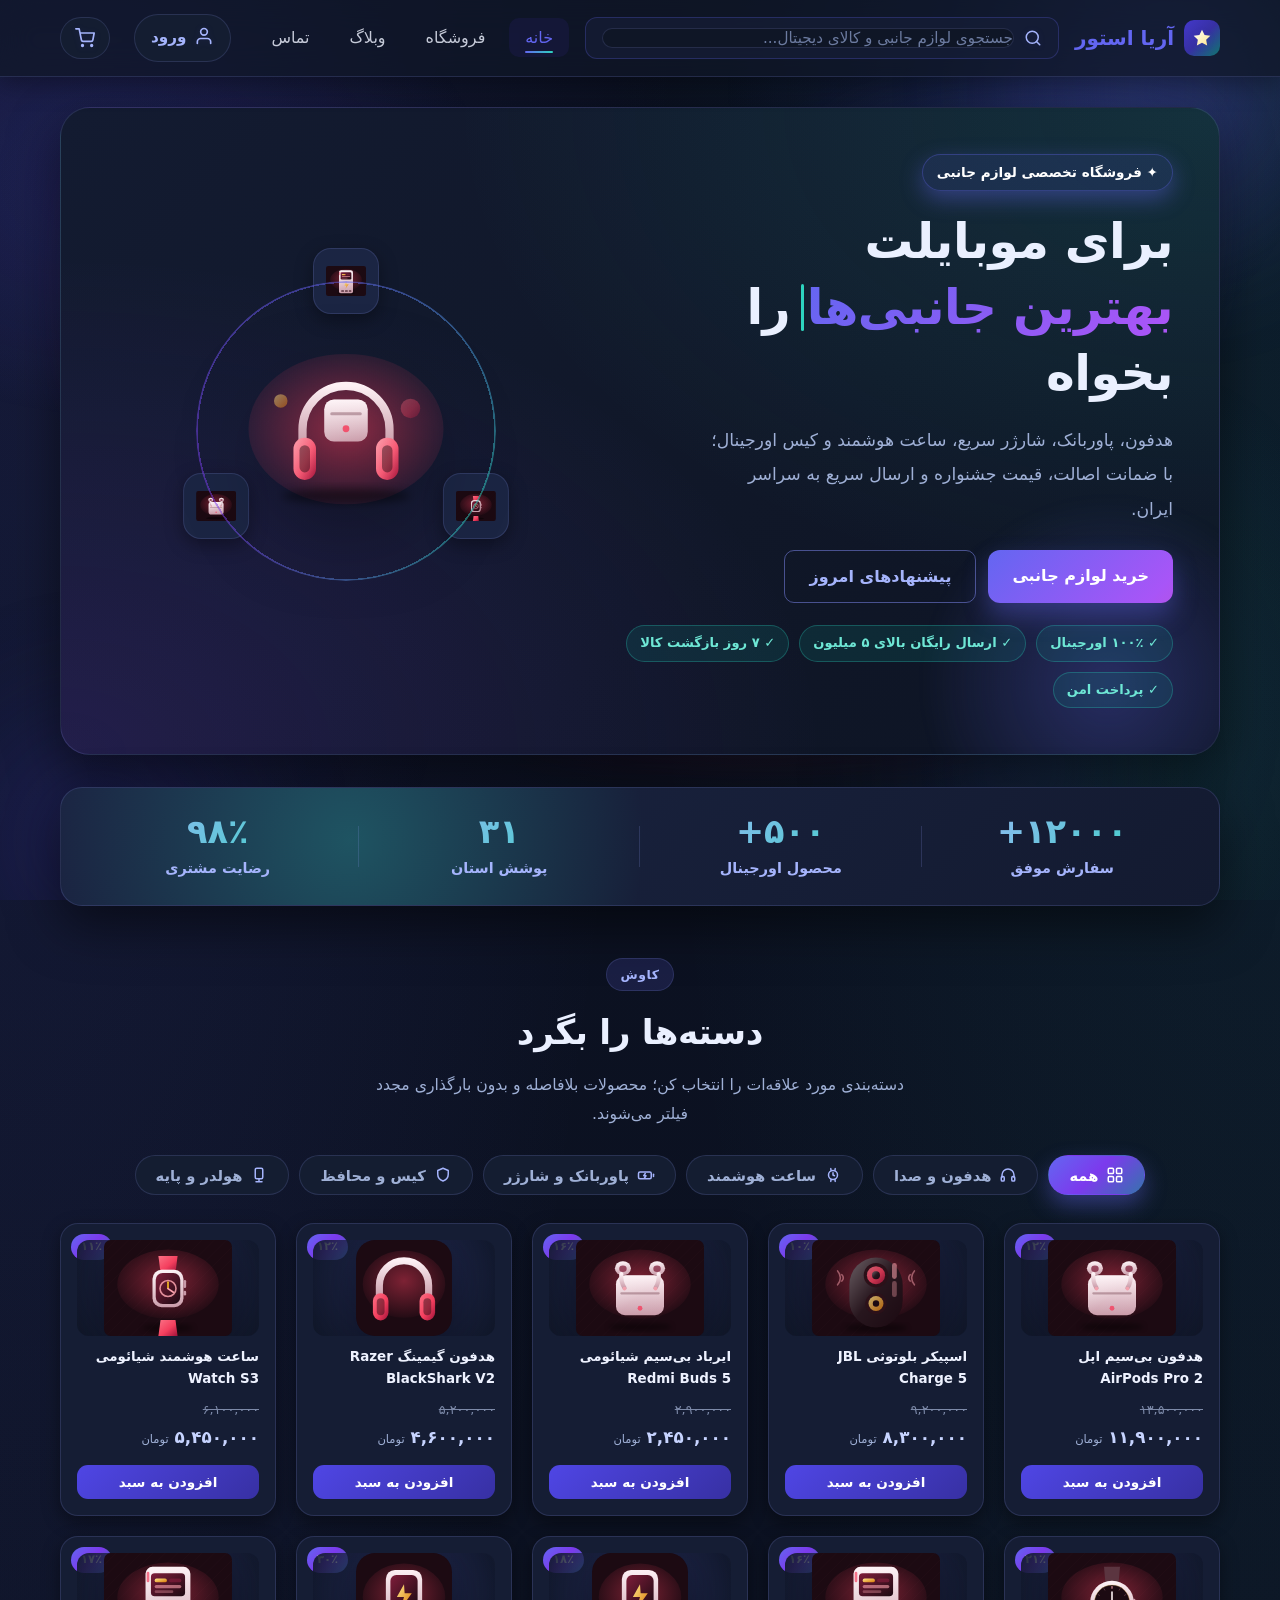
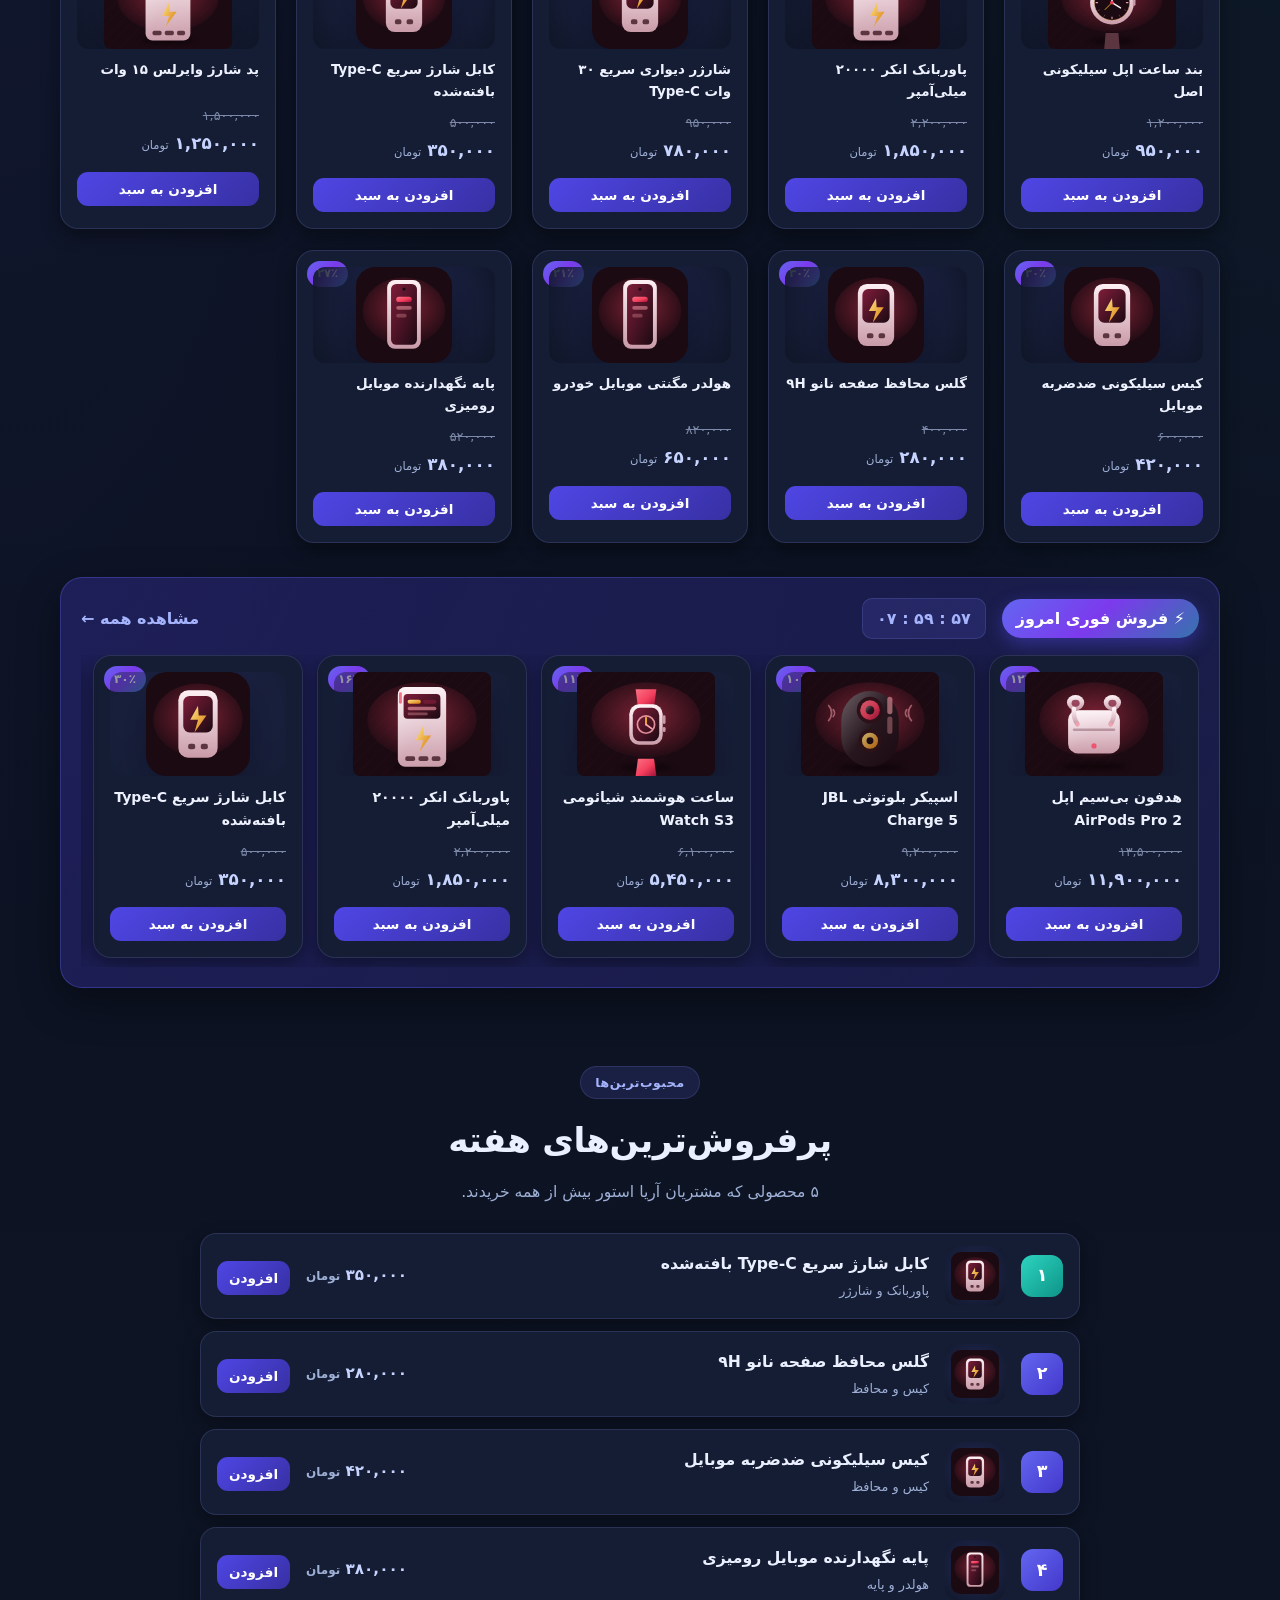
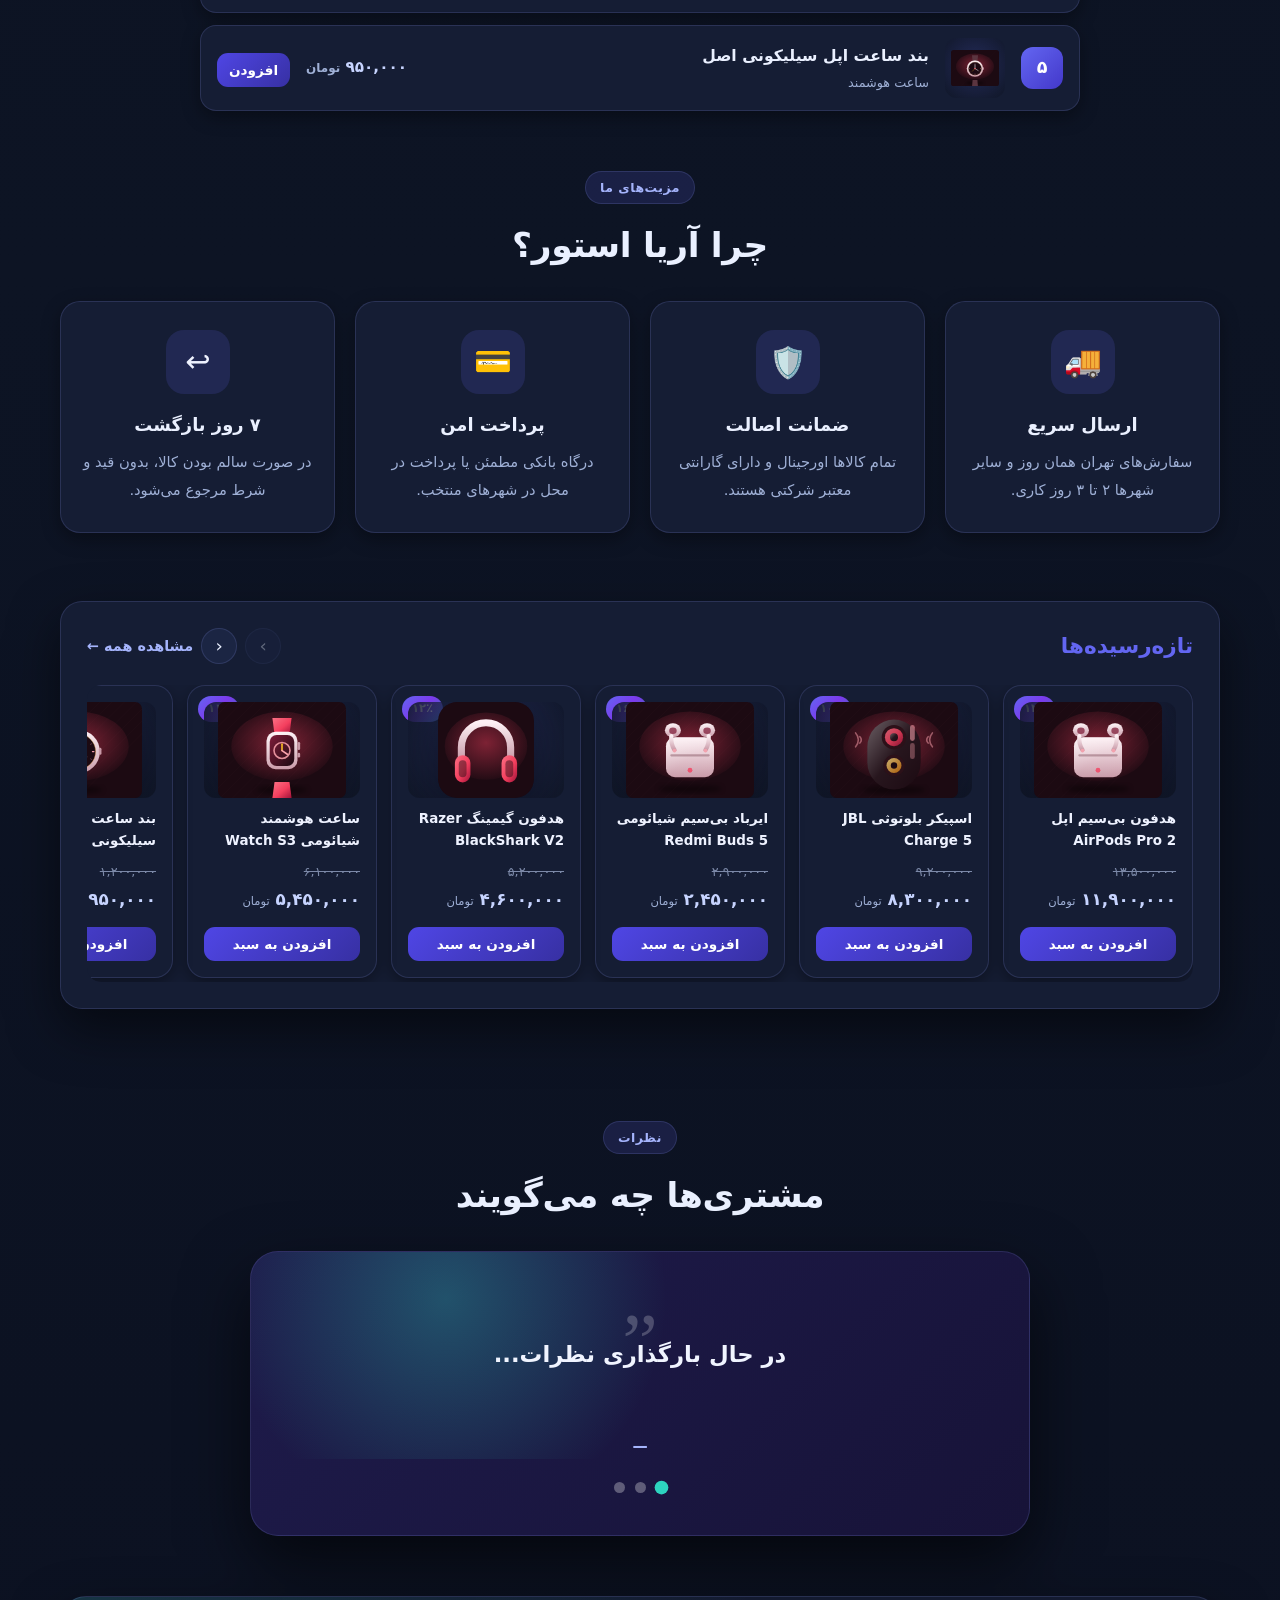
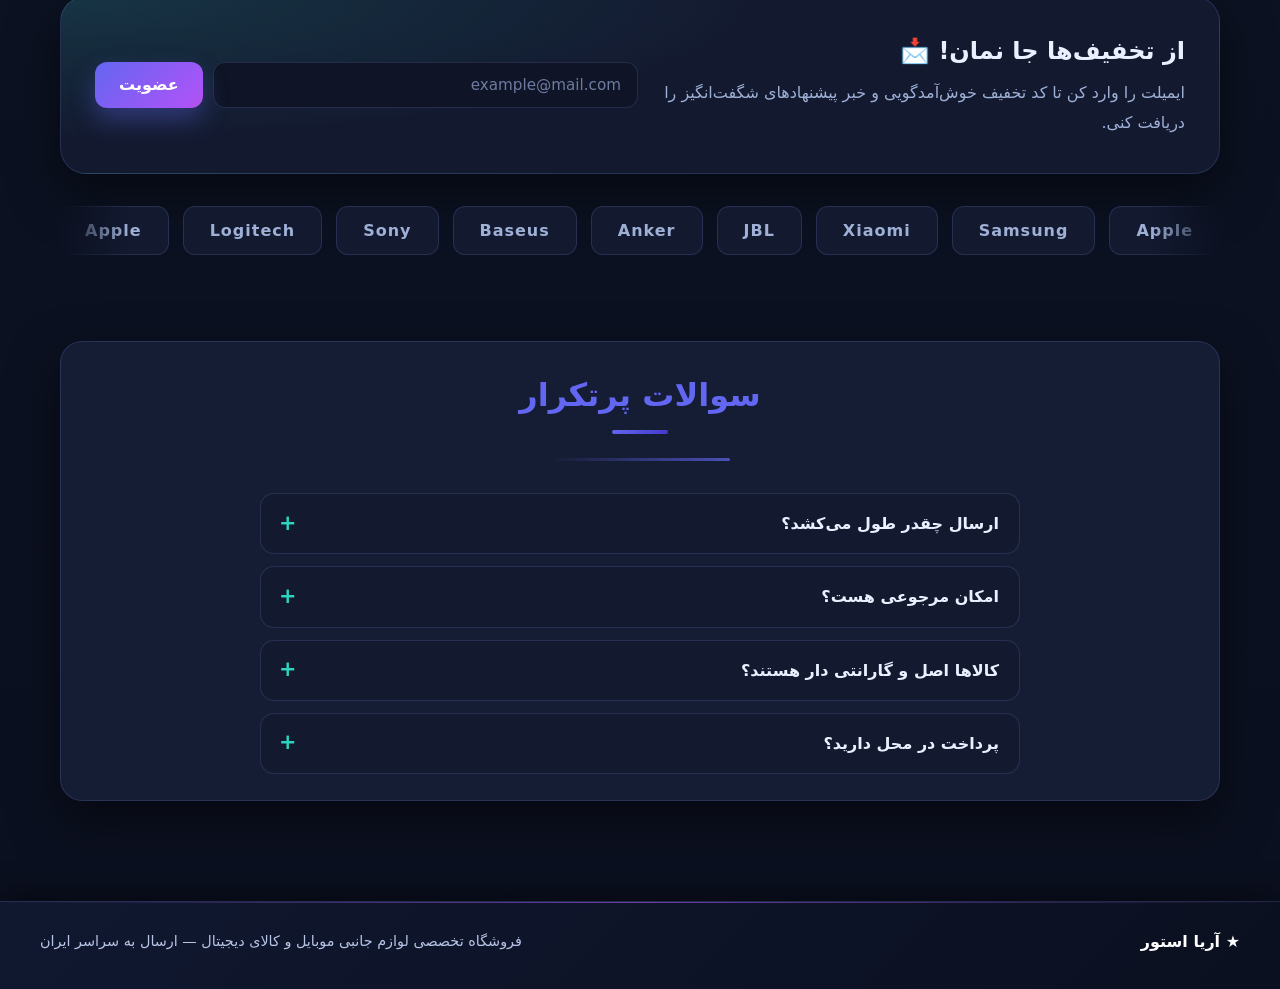
<file: index.html>
<!DOCTYPE html>
<html lang="fa" dir="rtl">
<head>
  <meta charset="UTF-8">
  <meta http-equiv="refresh" content="0; url=site/index.html">
  <title>آریا استور | کالای دیجیتال</title>
</head>
<body>
  <script>window.location.href = "site/index.html";</script>
</body>
</html>
</file>
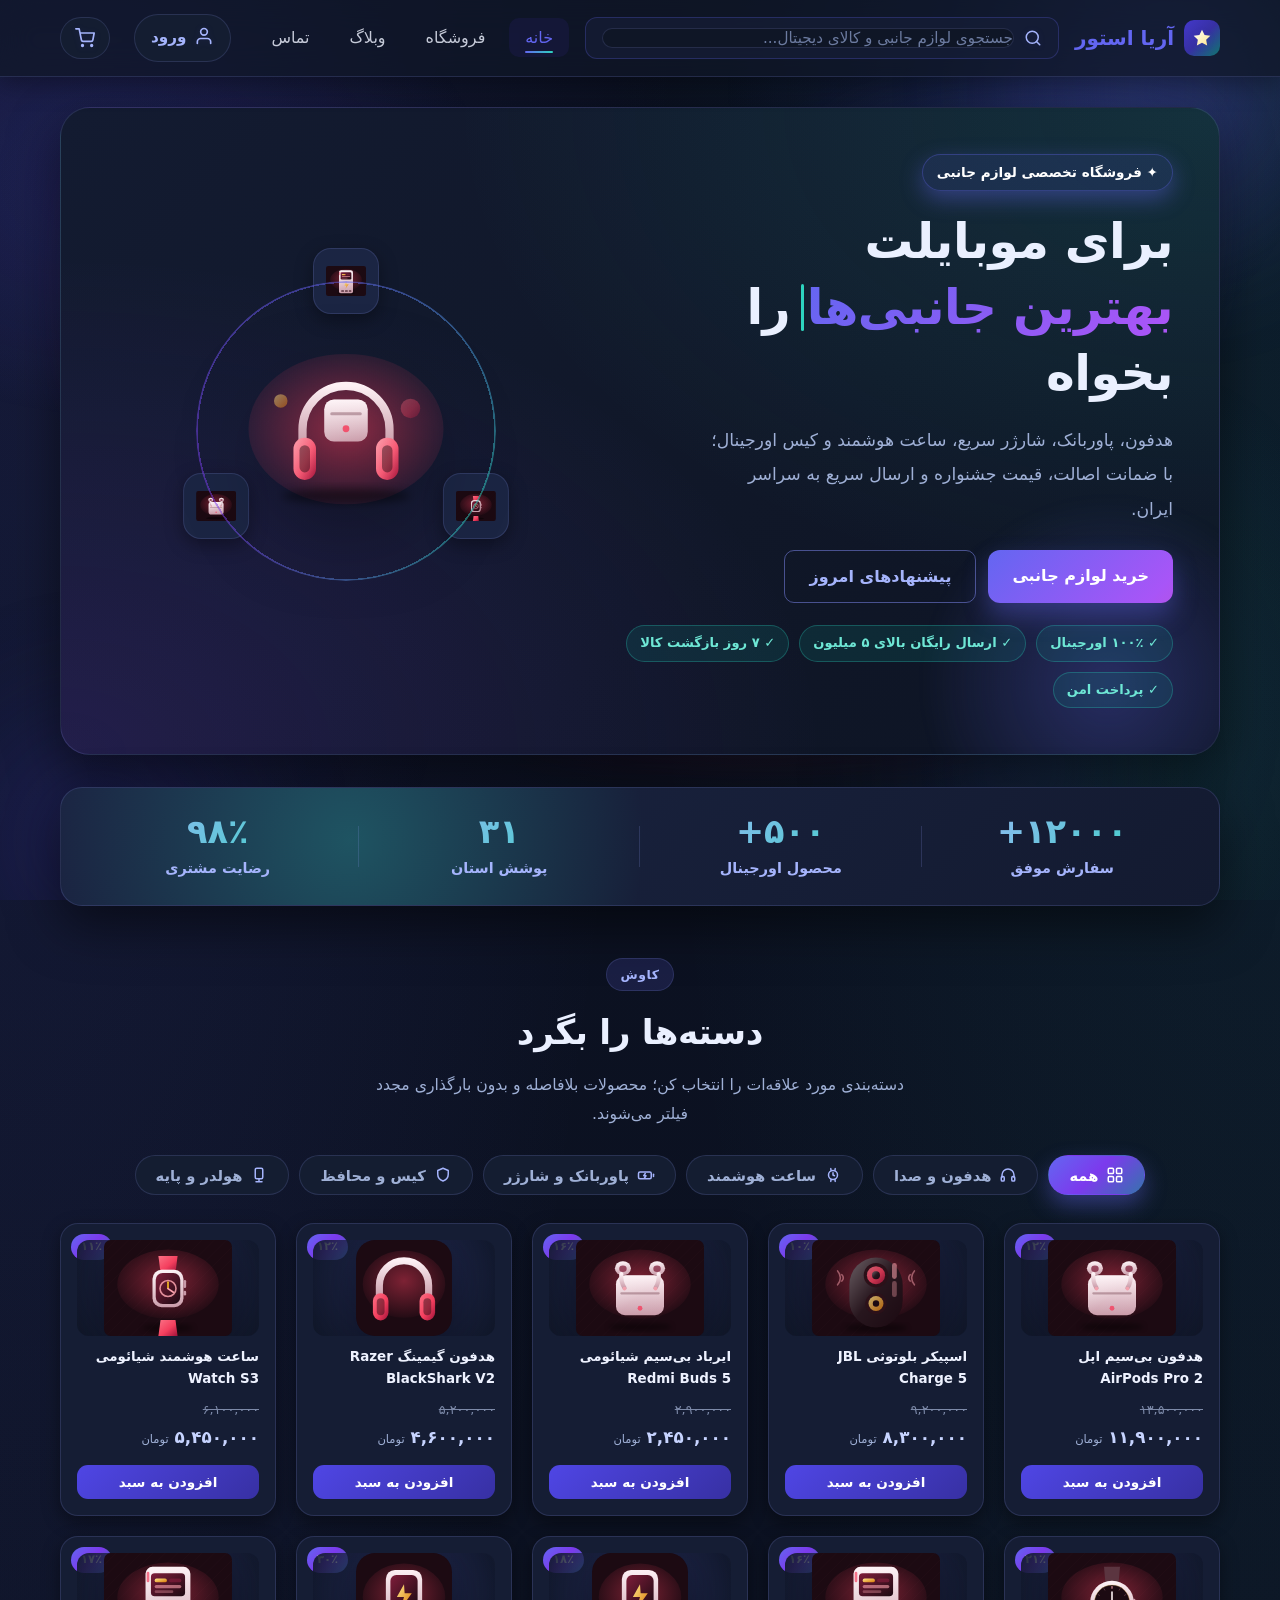
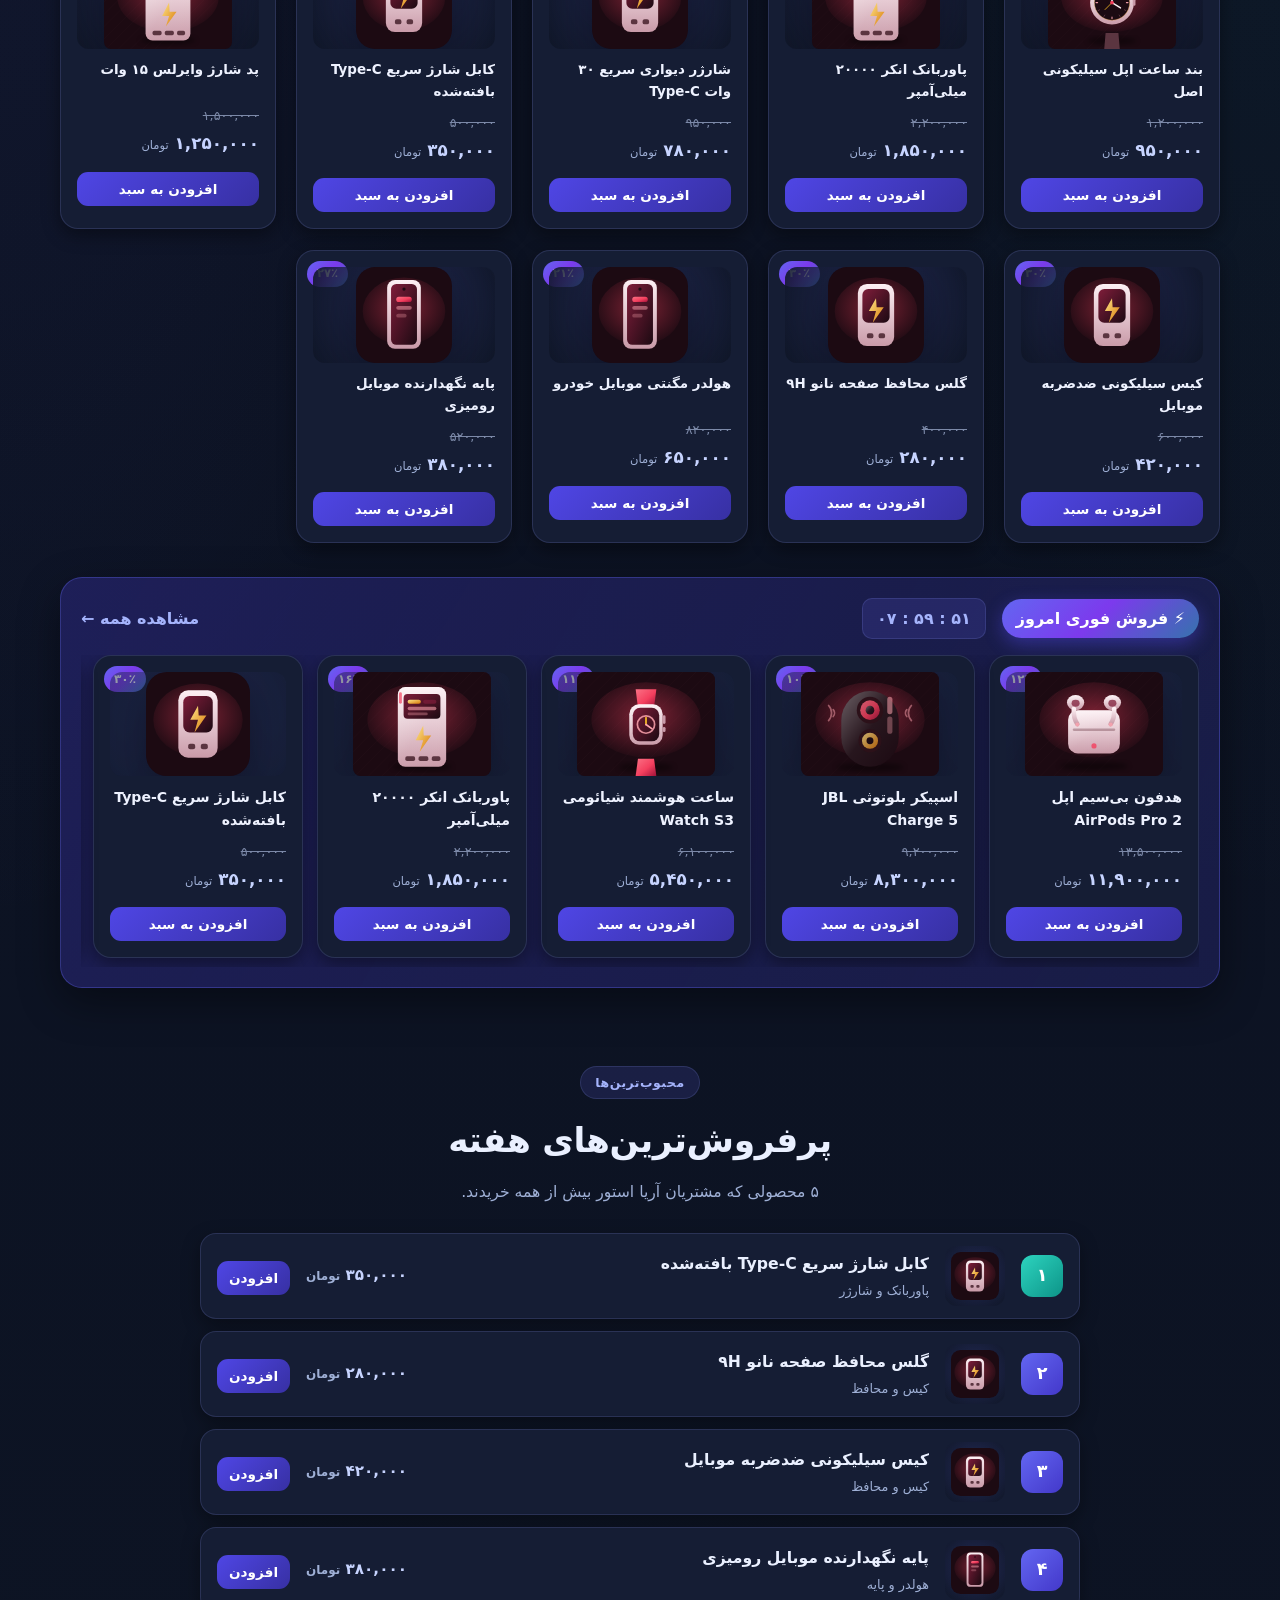
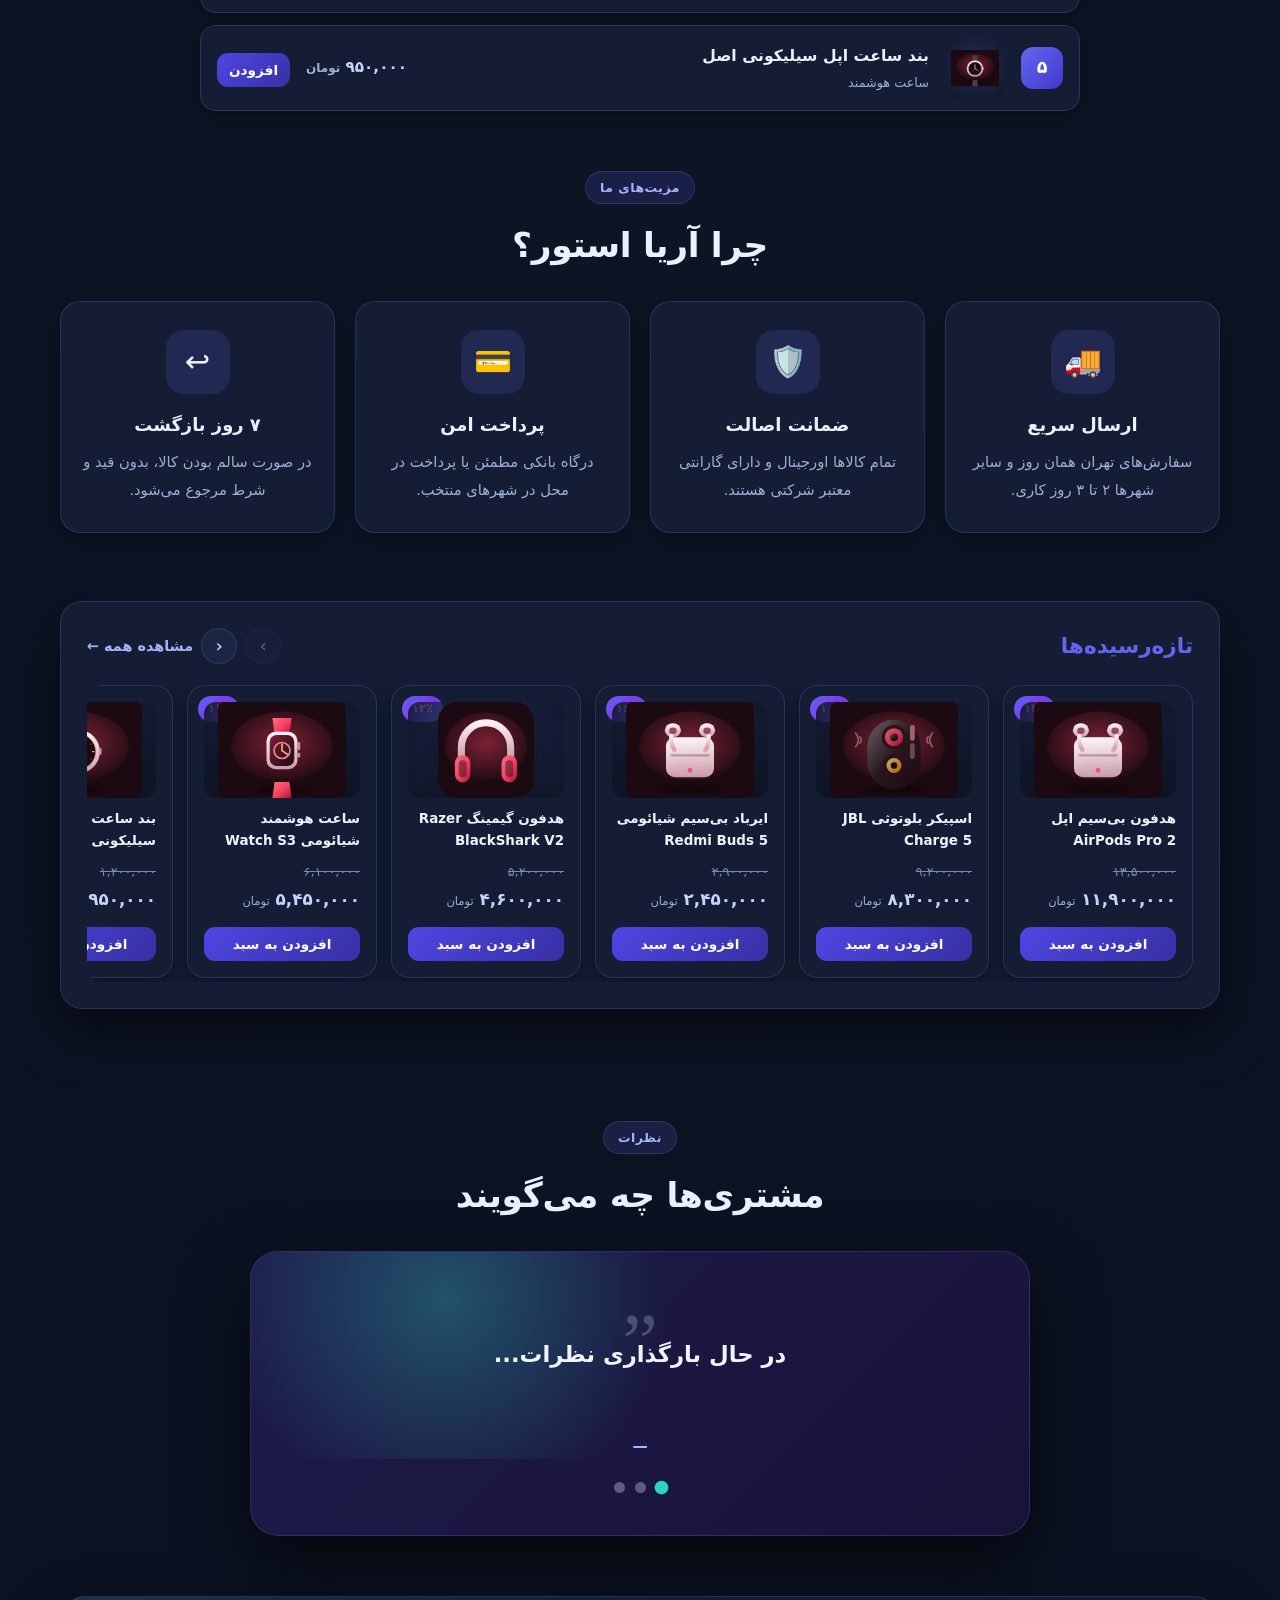
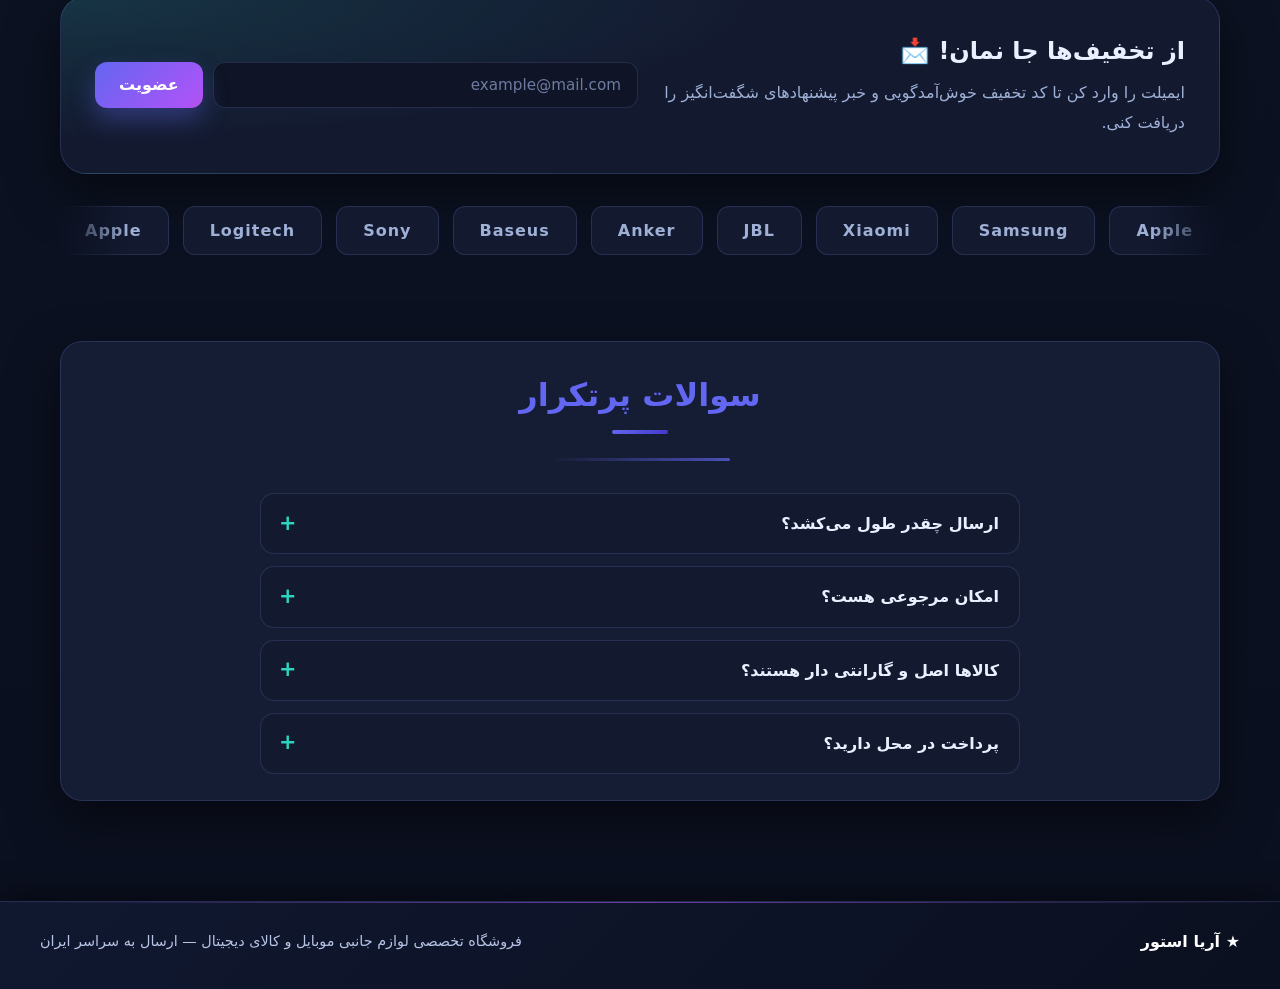
<file: site/index.html>
<!DOCTYPE html>
<html lang="fa" dir="rtl">
<head>
    <meta charset="UTF-8">
    <meta name="viewport" content="width=device-width, initial-scale=1.0">
    <title>آریا استور | لوازم جانبی و کالای دیجیتال اصل</title>
    <meta name="description" content="آریا استور، فروشگاه تخصصی لوازم جانبی موبایل و کالای دیجیتال: هدفون، پاوربانک، شارژر، ساعت هوشمند و کیس با بهترین قیمت و ضمانت اصالت">
    <link rel="icon" type="image/svg+xml" href="data:image/svg+xml,%3Csvg xmlns='http://www.w3.org/2000/svg' viewBox='0 0 32 32'%3E%3Crect width='32' height='32' rx='6' fill='%234338ca'/%3E%3Cpath d='M16 6l3.09 6.26L26 13.27l-5 4.87 1.18 6.88L16 19.77l-6.18 3.25L11 16.14 6 11.27l6.91-1.01L16 6z' fill='white'/%3E%3C/svg%3E"/>

    <link rel="stylesheet" href="style.css">
    <link rel="stylesheet" href="animations.css">
  <link rel="stylesheet" href="premium.css">
  </head>
<body class="animated-bg dark">
<div class="site-loader" id="siteLoader">
    <span class="loader-star" aria-hidden="true">★</span>
    <div class="loader-bar"><span></span></div>
</div>
<div class="bg-orbs" aria-hidden="true">
        <div class="orb orb-1"></div>
        <div class="orb orb-2"></div>
        <div class="orb orb-3"></div>
        <div class="orb orb-4"></div>
    </div>
    <div class="bg-particles" id="bgParticles" aria-hidden="true"></div>
    <div class="cursor-dot" aria-hidden="true"></div>

    <header class="navbar">
        <div class="navbar-container">
            <a href="#home" class="navbar-logo">
                <span class="logo-icon float-sm"><svg class="icon" viewBox="0 0 24 24" width="24" height="24" fill="currentColor" aria-hidden="true"><path d="M12 2l3.09 6.26L22 9.27l-5 4.87 1.18 6.88L12 17.77l-6.18 3.25L7 14.14 2 9.27l6.91-1.01L12 2z"/></svg></span>
                <span>آریا استور</span>
            </a>

            <div class="header-search">
                <svg class="icon search-ico" viewBox="0 0 24 24" width="18" height="18" fill="none" stroke="currentColor" stroke-width="2" stroke-linecap="round" stroke-linejoin="round" aria-hidden="true"><circle cx="11" cy="11" r="8"/><line x1="21" y1="21" x2="16.65" y2="16.65"/></svg>
                <input type="text" id="homeSearch" placeholder="جستجوی لوازم جانبی و کالای دیجیتال..." aria-label="جستجو">
            </div>

            <button id="menuToggle" class="menu-toggle" type="button" aria-label="باز کردن منو">
                <span></span>
                <span></span>
                <span></span>
            </button>

            <nav class="navbar-menu" id="navbarMenu">
                <ul class="menu">
                    <li><a href="#home" class="nav-link active">خانه</a></li>
                    <li><a href="products/products.html" class="nav-link">فروشگاه</a></li>
                    <li><a href="blog/blog.html" class="nav-link">وبلاگ</a></li>
                    <li><a href="contact/contact.html" class="nav-link">تماس</a></li>
                    <li id="dashboardNavItem" hidden><a href="#" class="nav-link" id="dashboardNavLink">داشبورد</a></li>
                </ul>
                <div id="authArea">
                    <a href="login/login.html" class="login-btn ripple" aria-label="ورود به حساب کاربری">
                        <span class="login-icon"><svg class="icon" viewBox="0 0 24 24" width="20" height="20" fill="none" stroke="currentColor" stroke-width="2" stroke-linecap="round" stroke-linejoin="round" aria-hidden="true"><path d="M20 21v-2a4 4 0 0 0-4-4H8a4 4 0 0 0-4 4v2"/><circle cx="12" cy="7" r="4"/></svg></span>
                        <span>ورود</span>
                    </a>
                </div>
                <a href="cart/cart.html" class="cart-btn" aria-label="سبد خرید">
                    <svg class="icon" viewBox="0 0 24 24" width="20" height="20" fill="none" stroke="currentColor" stroke-width="2" stroke-linecap="round" stroke-linejoin="round" aria-hidden="true"><circle cx="9" cy="21" r="1"/><circle cx="20" cy="21" r="1"/><path d="M1 1h4l2.68 13.39a2 2 0 0 0 2 1.61h9.72a2 2 0 0 0 2-1.61L23 6H6"/></svg>
                    <span id="cartCount" class="cart-badge hidden">۰</span>
                </a>
            </nav>
        </div>
    </header>

    <main class="container">
        <!-- ===== 1. HERO ===== -->
        <section id="home" class="hp-hero section-anim">
            <div class="hp-hero-inner">
                <div class="hp-hero-text">
                    <span class="hp-kicker">✦ فروشگاه تخصصی لوازم جانبی</span>
                    <h1>برای موبایلت <span id="typewriterWord">بهترین جانبی‌ها</span> را بخواه</h1>
                    <p>هدفون، پاوربانک، شارژر سریع، ساعت هوشمند و کیس اورجینال؛ با ضمانت اصالت، قیمت جشنواره و ارسال سریع به سراسر ایران.</p>
                    <div class="hp-hero-cta">
                        <a href="products/products.html" class="hero-btn primary shine-btn ripple">خرید لوازم جانبی</a>
                        <a href="#deals" class="hero-btn secondary ripple">پیشنهادهای امروز</a>
                    </div>
                    <div class="hp-hero-badges">
                        <span>✓ ۱۰۰٪ اورجینال</span>
                        <span>✓ ارسال رایگان بالای ۵ میلیون</span>
                        <span>✓ ۷ روز بازگشت کالا</span>
                        <span>✓ پرداخت امن</span>
                    </div>
                </div>
                <div class="hp-hero-art float-lg" data-parallax="0.12" aria-hidden="true">
                    <div class="hp-hero-orbit">
                        <img class="hp-hero-main" src="assets/img/hero-audio.svg" alt="" loading="eager" decoding="async">
                        <span class="hp-satellite" style="--a:0deg"><img src="assets/img/powerbank.svg" alt=""></span>
                        <span class="hp-satellite" style="--a:120deg"><img src="assets/img/smartwatch.svg" alt=""></span>
                        <span class="hp-satellite" style="--a:240deg"><img src="assets/img/earbuds.svg" alt=""></span>
                    </div>
                </div>
            </div>
        </section>

        <!-- ===== VALUE STRIP (animated counters) ===== -->
        <section class="hp-stats section-anim" aria-label="آمار فروشگاه">
            <div class="hp-stat"><span class="stat-num" data-target="12000" data-suffix="+">۰</span><b>سفارش موفق</b></div>
            <div class="hp-stat"><span class="stat-num" data-target="500" data-suffix="+">۰</span><b>محصول اورجینال</b></div>
            <div class="hp-stat"><span class="stat-num" data-target="31" data-suffix="">۰</span><b>پوشش استان</b></div>
            <div class="hp-stat"><span class="stat-num" data-target="98" data-suffix="٪">۰</span><b>رضایت مشتری</b></div>
        </section>

        <!-- ===== 2. CATEGORY EXPLORER (live filter) ===== -->
        <section id="categories" class="hp-explore section-anim">
            <div class="hp-sec-head">
                <span class="hp-eyebrow">کاوش</span>
                <h2>دسته‌ها را بگرد</h2>
                <p>دسته‌بندی مورد علاقه‌ات را انتخاب کن؛ محصولات بلافاصله و بدون بارگذاری مجدد فیلتر می‌شوند.</p>
            </div>
            <div class="hp-tabs" id="exploreTabs" role="tablist"></div>
            <div class="hp-grid stagger-grid" id="exploreGrid"></div>
        </section>

        <!-- ===== 3. FLASH DEALS (countdown) ===== -->
        <section id="amazing" class="section amazing-section section-anim">
            <div class="amazing-box" id="deals">
                <div class="amazing-head">
                    <span class="amazing-badge">⚡ فروش فوری امروز</span>
                    <div class="amazing-timer" id="offerTimer" dir="ltr">--:--:--</div>
                    <a href="products/products.html" class="amazing-all">مشاهده همه &larr;</a>
                </div>
                <div class="amazing-track stagger-grid" id="amazingTrack"></div>
            </div>
        </section>

        <!-- ===== 4. TOP BEST SELLERS (ranked) ===== -->
        <section id="top" class="hp-top section-anim">
            <div class="hp-sec-head">
                <span class="hp-eyebrow">محبوب‌ترین‌ها</span>
                <h2>پرفروش‌ترین‌های هفته</h2>
                <p>۵ محصولی که مشتریان آریا استور بیش از همه خریدند.</p>
            </div>
            <div class="hp-top-list" id="topList"></div>
        </section>

        <!-- ===== 5. WHY US ===== -->
        <section id="why" class="hp-feat section-anim">
            <div class="hp-sec-head">
                <span class="hp-eyebrow">مزیت‌های ما</span>
                <h2>چرا آریا استور؟</h2>
            </div>
            <div class="hp-feat-grid stagger-grid">
                <div class="hp-feat-card tilt-card"><span class="hp-feat-ico">🚚</span><b>ارسال سریع</b><p>سفارش‌های تهران همان روز و سایر شهرها ۲ تا ۳ روز کاری.</p></div>
                <div class="hp-feat-card tilt-card"><span class="hp-feat-ico">🛡️</span><b>ضمانت اصالت</b><p>تمام کالاها اورجینال و دارای گارانتی معتبر شرکتی هستند.</p></div>
                <div class="hp-feat-card tilt-card"><span class="hp-feat-ico">💳</span><b>پرداخت امن</b><p>درگاه بانکی مطمئن یا پرداخت در محل در شهرهای منتخب.</p></div>
                <div class="hp-feat-card tilt-card"><span class="hp-feat-ico">↩️</span><b>۷ روز بازگشت</b><p>در صورت سالم بودن کالا، بدون قید و شرط مرجوع می‌شود.</p></div>
            </div>
        </section>

        <!-- ===== 6. NEW ARRIVALS (shelf slider) ===== -->
        <section id="new" class="section popular-section section-anim">
            <div class="shelf-card shelf-slider">
                <div class="shelf-head">
                    <h2 class="plain-heading-dark">تازه‌رسیده‌ها</h2>
                    <div class="shelf-tools">
                        <button type="button" class="shelf-btn shelf-prev" aria-label="اسلاید قبلی"></button>
                        <button type="button" class="shelf-btn shelf-next" aria-label="اسلاید بعدی"></button>
                        <a href="products/products.html" class="shelf-more">مشاهده همه &larr;</a>
                    </div>
                </div>
                <div class="shelf-viewport">
                    <div class="shelf-grid stagger-grid" id="newGrid"></div>
                </div>
            </div>
        </section>

        <!-- ===== 7. TESTIMONIALS ===== -->
        <section id="reviews" class="hp-reviews section-anim">
            <div class="hp-sec-head">
                <span class="hp-eyebrow">نظرات</span>
                <h2>مشتری‌ها چه می‌گویند</h2>
            </div>
            <div class="hp-reviews-card">
                <div class="hp-reviews-mark" aria-hidden="true">”</div>
                <blockquote id="tQuote" class="hp-quote">در حال بارگذاری نظرات...</blockquote>
                <div id="tAuthor" class="hp-author">—</div>
                <div id="tDots" class="hp-tdots"></div>
            </div>
        </section>

        <!-- ===== 8. NEWSLETTER ===== -->
        <section id="newsletter" class="hp-news section-anim">
            <div class="hp-news-inner">
                <div class="hp-news-text">
                    <h2>از تخفیف‌ها جا نمان! 📩</h2>
                    <p>ایمیلت را وارد کن تا کد تخفیف خوش‌آمدگویی و خبر پیشنهادهای شگفت‌انگیز را دریافت کنی.</p>
                </div>
                <form id="newsForm" class="hp-news-form" novalidate>
                    <input type="email" id="newsEmail" placeholder="example@mail.com" aria-label="ایمیل" required>
                    <button type="submit" class="hero-btn primary ripple">عضویت</button>
                </form>
            </div>
        </section>

        <!-- ===== 9. BRANDS MARQUEE ===== -->
        <section class="brands-strip section-anim">
            <div class="brands-marquee">
                <div class="brands-track">
                    <span class="brand-chip">Apple</span>
                    <span class="brand-chip">Samsung</span>
                    <span class="brand-chip">Xiaomi</span>
                    <span class="brand-chip">JBL</span>
                    <span class="brand-chip">Anker</span>
                    <span class="brand-chip">Baseus</span>
                    <span class="brand-chip">Sony</span>
                    <span class="brand-chip">Logitech</span>
                    <span class="brand-chip">Apple</span>
                    <span class="brand-chip">Samsung</span>
                    <span class="brand-chip">Xiaomi</span>
                    <span class="brand-chip">JBL</span>
                    <span class="brand-chip">Anker</span>
                    <span class="brand-chip">Baseus</span>
                    <span class="brand-chip">Sony</span>
                    <span class="brand-chip">Logitech</span>
                </div>
            </div>
        </section>

        <!-- ===== 10. FAQ ===== -->
        <section id="faq" class="section faq-section section-anim">
            <div class="shelf-card">
                <div class="section-header">
                    <h2 class="plain-heading-dark">سوالات پرتکرار</h2>
                    <div class="shimmer-line"></div>
                </div>
                <div class="faq-list">
                    <details class="faq-item">
                        <summary>ارسال چقدر طول می‌کشد؟</summary>
                        <p>سفارش‌های تهران و کرج همان روز، سایر شهرها ۲ تا ۳ روز کاری ارسال می‌شوند.</p>
                    </details>
                    <details class="faq-item">
                        <summary>امکان مرجوعی هست؟</summary>
                        <p>بله؛ تا ۷ روز بعد از تحویل، در صورت سالم بودن کالا امکان بازگشت وجود دارد.</p>
                    </details>
                    <details class="faq-item">
                        <summary>کالاها اصل و گارانتی دار هستند؟</summary>
                        <p>تمام لوازم جانبی اورجینال و دارای گارانتی معتبر شرکتی یا ۱۸ ماهه آریا استور هستند.</p>
                    </details>
                    <details class="faq-item">
                        <summary>پرداخت در محل دارید؟</summary>
                        <p>در تهران و شهرهای منتخب بله؛ روش پرداخت را در مرحله ثبت سفارش انتخاب کنید.</p>
                    </details>
                </div>
            </div>
        </section>
    </main>

    <footer class="site-footer">
        <div class="footer-inner">
            <span class="footer-brand">★ آریا استور</span>
            <span class="footer-note">فروشگاه تخصصی لوازم جانبی موبایل و کالای دیجیتال — ارسال به سراسر ایران</span>
        </div>
    </footer>

    <button id="backToTop" class="back-to-top" type="button" aria-label="بازگشت به بالا">
        <svg viewBox="0 0 24 24" width="22" height="22" fill="none" stroke="currentColor" stroke-width="2.4" stroke-linecap="round" stroke-linejoin="round" aria-hidden="true"><path d="M12 19V5"/><path d="m5 12 7-7 7 7"/></svg>
    </button>

    <script src="data.js"></script>

    <script src="script.js"></script>
    <script src="animations.js"></script>
</body>
</html>
</file>
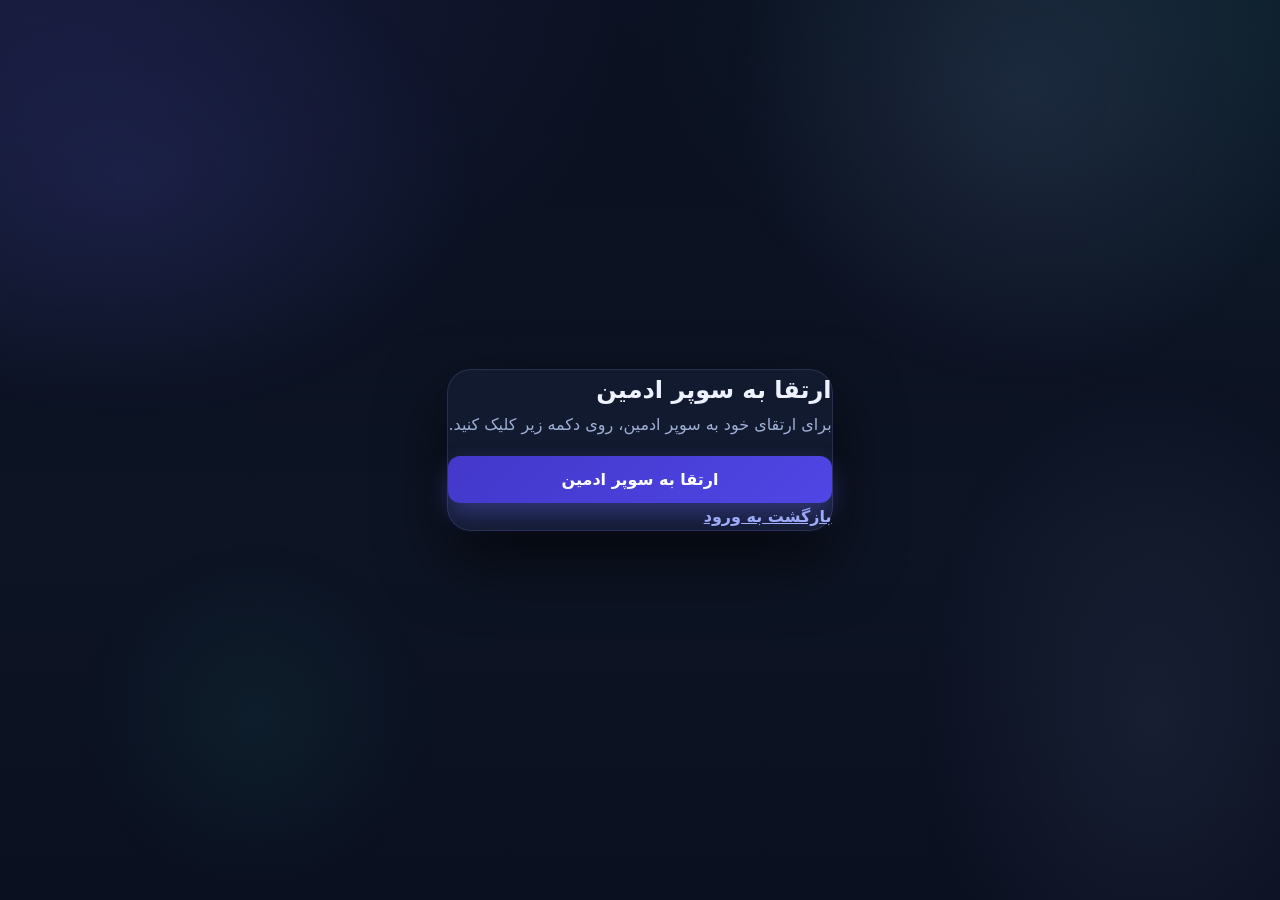
<file: site/promote.html>
<!DOCTYPE html>
<html lang="fa" dir="rtl">
<head>
  <meta charset="UTF-8" />
  <meta name="viewport" content="width=device-width, initial-scale=1.0" />
  <title>ارتقا به سوپر ادمین | آریا استور</title>
    <link rel="icon" type="image/svg+xml" href="data:image/svg+xml,%3Csvg xmlns='http://www.w3.org/2000/svg' viewBox='0 0 32 32'%3E%3Crect width='32' height='32' rx='6' fill='%234338ca'/%3E%3Cpath d='M16 6l3.09 6.26L26 13.27l-5 4.87 1.18 6.88L16 19.77l-6.18 3.25L11 16.14 6 11.27l6.91-1.01L16 6z' fill='white'/%3E%3C/svg%3E"/>

  <link rel="stylesheet" href="style.css" />
  <link rel="stylesheet" href="promote.css" />
  <link rel="stylesheet" href="animations.css" />
  <link rel="stylesheet" href="premium.css">
  </head>
<body class="dark">
<div class="auth-container">
    <div class="auth-card">
      <h2>ارتقا به سوپر ادمین</h2>
      <p style="text-align:center;color:var(--text-muted);margin-bottom:18px;">برای ارتقای خود به سوپر ادمین، روی دکمه زیر کلیک کنید.</p>
      <button type="button" id="promoteBtn" class="hero-btn primary" style="width:100%;padding:14px;font-size:16px;">ارتقا به سوپر ادمین</button>
      <p id="promoteMsg" class="message"></p>
      <p class="switch-link"><a href="login/login.html">بازگشت به ورود</a></p>
    </div>
  </div>

  <script src="data.js"></script>

  <script src="promote.js"></script>
  <script src="animations.js"></script>
</body>
</html>
</file>
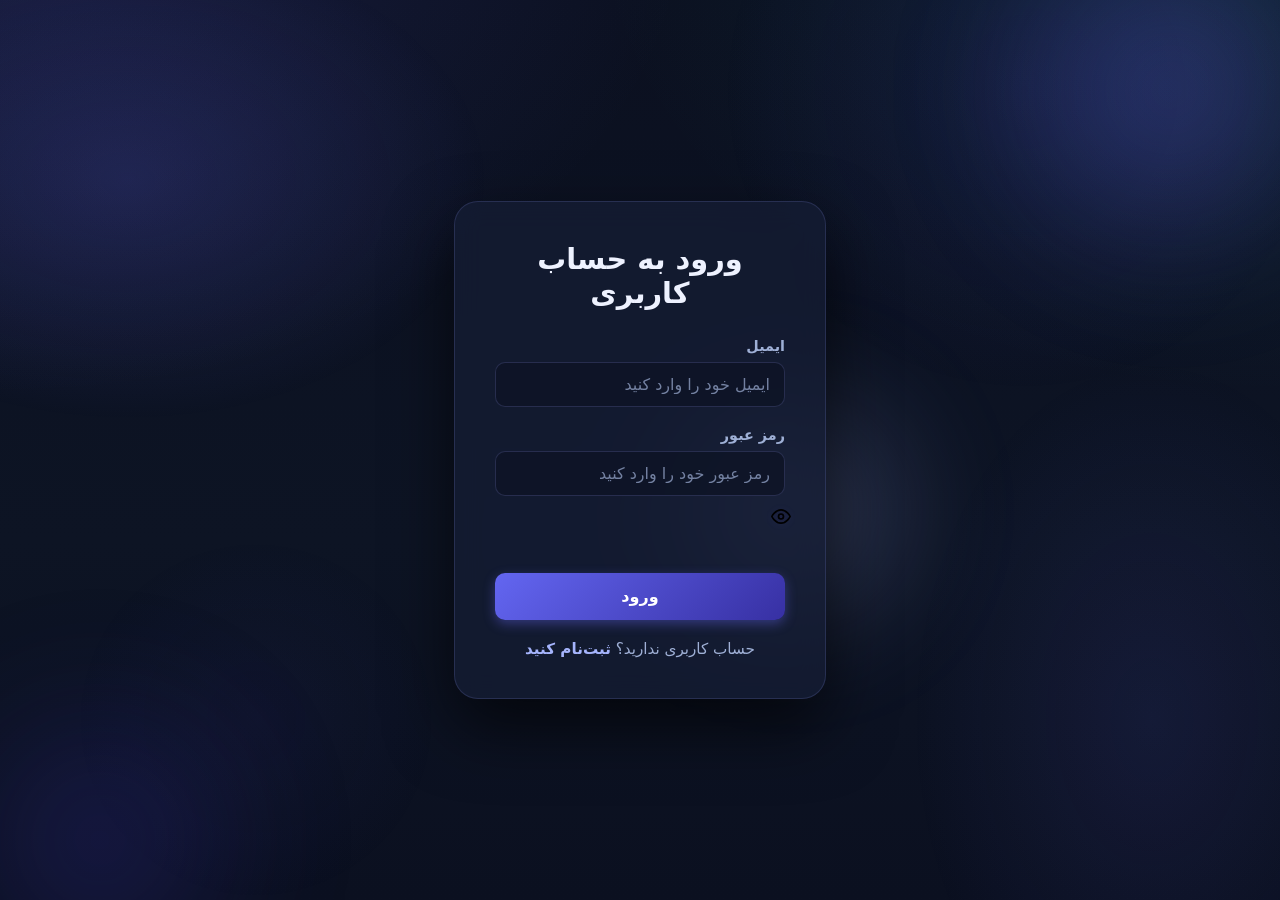
<file: site/admin/dashboard.html>
<!DOCTYPE html>
<html lang="fa" dir="rtl">
<head>
  <meta charset="UTF-8" />
  <meta name="viewport" content="width=device-width, initial-scale=1.0" />
  <title>داشبورد ادمین</title>
    <link rel="icon" type="image/svg+xml" href="data:image/svg+xml,%3Csvg xmlns='http://www.w3.org/2000/svg' viewBox='0 0 32 32'%3E%3Crect width='32' height='32' rx='6' fill='%234338ca'/%3E%3Cpath d='M16 6l3.09 6.26L26 13.27l-5 4.87 1.18 6.88L16 19.77l-6.18 3.25L11 16.14 6 11.27l6.91-1.01L16 6z' fill='white'/%3E%3C/svg%3E"/>

  <link rel="stylesheet" href="style.css" />
  <link rel="stylesheet" href="../animations.css" />
  <link rel="stylesheet" href="../premium.css">
  </head>
<body class="dark">
<header class="navbar">
    <div class="navbar-container">
      <a href="../index.html" class="navbar-logo">
        <span class="logo-icon"><svg class="icon" viewBox="0 0 24 24" width="24" height="24" fill="currentColor" aria-hidden="true"><path d="M12 2l3.09 6.26L22 9.27l-5 4.87 1.18 6.88L12 17.77l-6.18 3.25L7 14.14 2 9.27l6.91-1.01L12 2z"/></svg></span>
        <span>داشبورد ادمین</span>
      </a>
      <nav class="navbar-menu">
        <a href="../index.html" class="nav-link">خانه</a>
        <a href="../admin/dashboard.html" class="nav-link active">داشبورد</a>
        <a href="../products/products.html" class="nav-link">محصولات</a>
        <button id="logoutBtn" type="button" class="logout-btn">خروج</button>
      </nav>
    </div>
  </header>

  <main class="dashboard-main">
    <div class="dashboard-grid">
      <section class="dashboard-card">
        <h2><svg class="icon" viewBox="0 0 24 24" width="20" height="20" fill="none" stroke="currentColor" stroke-width="2" stroke-linecap="round" stroke-linejoin="round" aria-hidden="true"><path d="M17 21v-2a4 4 0 0 0-4-4H5a4 4 0 0 0-4 4v2"/><circle cx="9" cy="7" r="4"/><path d="M23 21v-2a4 4 0 0 0-3-3.87"/><path d="M16 3.13a4 4 0 0 1 0 7.75"/></svg> مدیریت کاربران</h2>
        <div id="usersList" class="orders-list"></div>
        <p id="noUsers" class="empty-msg" style="display:none;">کاربری ثبت نشده است.</p>
      </section>

      <section class="dashboard-card">
        <h2><svg class="icon" viewBox="0 0 24 24" width="20" height="20" fill="none" stroke="currentColor" stroke-width="2" stroke-linecap="round" stroke-linejoin="round" aria-hidden="true"><path d="M21 15a2 2 0 0 1-2 2H7l-4 4V5a2 2 0 0 1 2-2h14a2 2 0 0 1 2 2z"/></svg> نظرات و پیام‌ها</h2>
        <div id="commentsList" class="orders-list"></div>
        <p id="noComments" class="empty-msg" style="display:none;">نظری وجود ندارد.</p>
      </section>

      <section class="dashboard-card">
        <h2><svg class="icon" viewBox="0 0 24 24" width="20" height="20" fill="none" stroke="currentColor" stroke-width="2" stroke-linecap="round" stroke-linejoin="round" aria-hidden="true"><path d="M2 9a3 3 0 0 1 0 6v2a2 2 0 0 0 2 2h16a2 2 0 0 0 2-2v-2a3 3 0 0 1 0-6V7a2 2 0 0 0-2-2H4a2 2 0 0 0-2 2Z"/><path d="M13 5v2"/><path d="M13 17v2"/><path d="M13 11v2"/></svg> تیکت‌های پشتیبانی</h2>
        <div id="ticketsList" class="orders-list"></div>
        <p id="noTickets" class="empty-msg" style="display:none;">تیکتی وجود ندارد.</p>
      </section>
    </div>
  </main>

  <script src="../data.js"></script>

  <script src="dashboard.js"></script>
  <script src="../animations.js"></script>
</body>
</html>
</file>
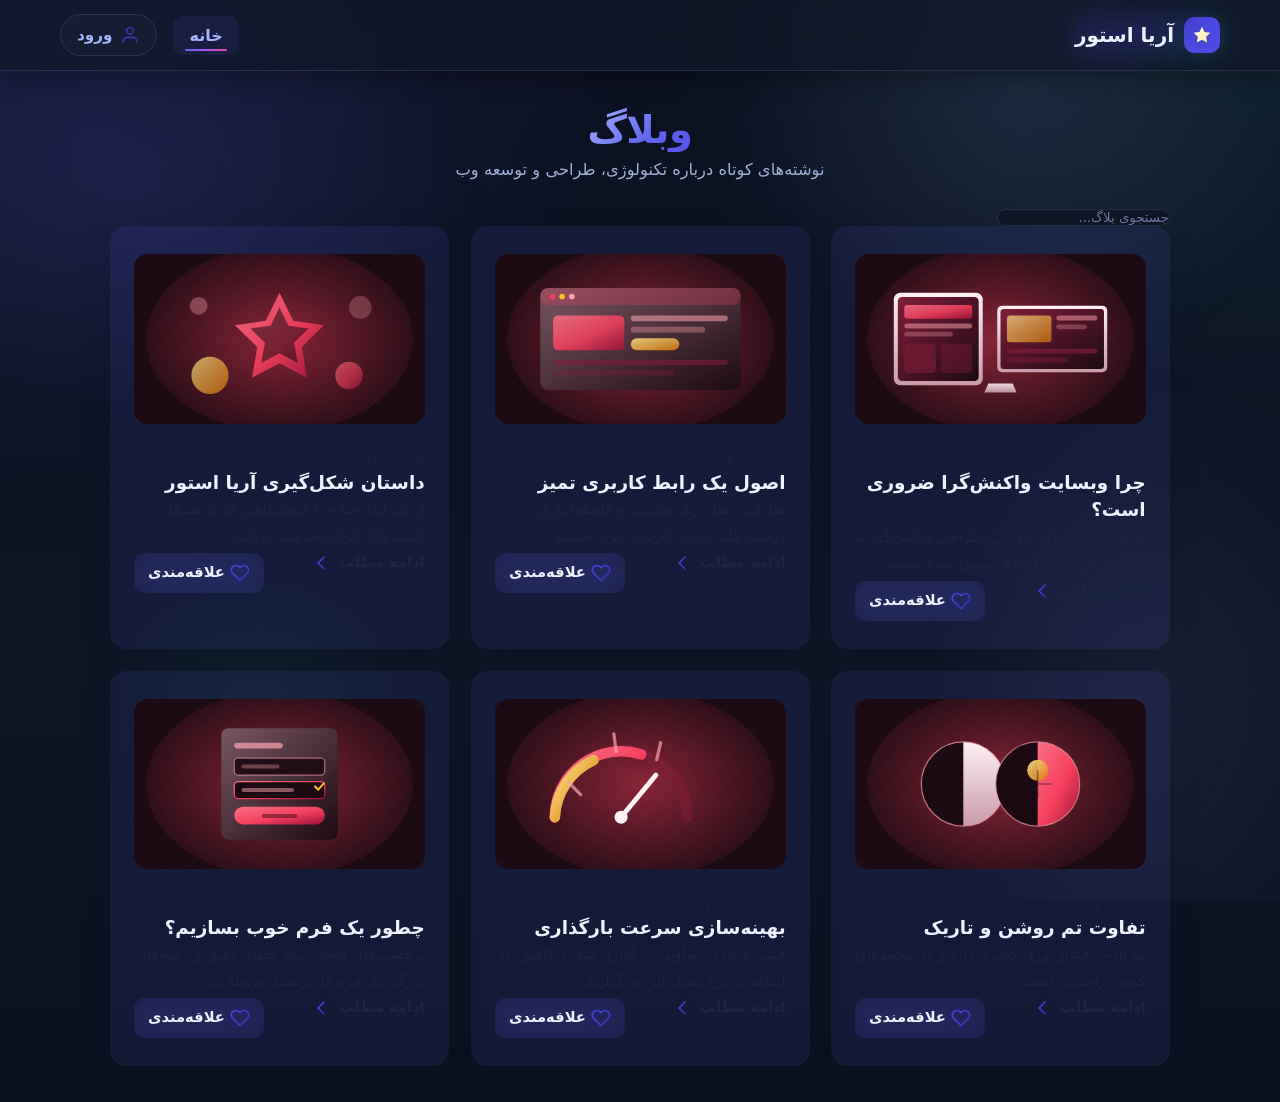
<file: site/blog/blog.html>
<!DOCTYPE html>
<html lang="fa" dir="rtl">
<head>
  <meta charset="UTF-8" />
  <meta name="viewport" content="width=device-width, initial-scale=1.0" />
  <title>وبلاگ آریا استور</title>
    <link rel="icon" type="image/svg+xml" href="data:image/svg+xml,%3Csvg xmlns='http://www.w3.org/2000/svg' viewBox='0 0 32 32'%3E%3Crect width='32' height='32' rx='6' fill='%234338ca'/%3E%3Cpath d='M16 6l3.09 6.26L26 13.27l-5 4.87 1.18 6.88L16 19.77l-6.18 3.25L11 16.14 6 11.27l6.91-1.01L16 6z' fill='white'/%3E%3C/svg%3E"/>

  <link rel="stylesheet" href="blog.css" />
  <link rel="stylesheet" href="../animations.css" />
  <link rel="stylesheet" href="../premium.css">
  </head>
<body class="dark">
<header class="navbar">
    <div class="navbar-container">
      <a href="../index.html" class="navbar-logo">
        <span class="logo-icon"><svg class="icon" viewBox="0 0 24 24" width="24" height="24" fill="currentColor" aria-hidden="true"><path d="M12 2l3.09 6.26L22 9.27l-5 4.87 1.18 6.88L12 17.77l-6.18 3.25L7 14.14 2 9.27l6.91-1.01L12 2z"/></svg></span>
        <span>آریا استور</span>
      </a>

      <nav class="navbar-menu">
        <a href="../index.html" class="nav-link active">خانه</a>
        <a href="../login/login.html" class="login-btn" aria-label="ورود به حساب کاربری">
          <span class="login-icon"><svg class="icon" viewBox="0 0 24 24" width="20" height="20" fill="none" stroke="currentColor" stroke-width="2" stroke-linecap="round" stroke-linejoin="round" aria-hidden="true"><path d="M20 21v-2a4 4 0 0 0-4-4H8a4 4 0 0 0-4 4v2"/><circle cx="12" cy="7" r="4"/></svg></span>
          <span>ورود</span>
        </a>
      </nav>
    </div>
  </header>

  <main class="blog-main">
    <div class="page-title">
      <h1>وبلاگ</h1>
      <p class="subtitle">نوشته‌های کوتاه درباره تکنولوژی، طراحی و توسعه وب</p>
    </div>

    <div class="toolbar">
      <input type="text" id="searchInput" class="search-input" placeholder="جستجوی بلاگ..." />
    </div>

    <div class="blog-grid" id="blogGrid"></div>
  </main>

  <script src="../data.js"></script>

  <script src="blog.js"></script>
  <script src="../animations.js"></script>
</body>
</html>
</file>
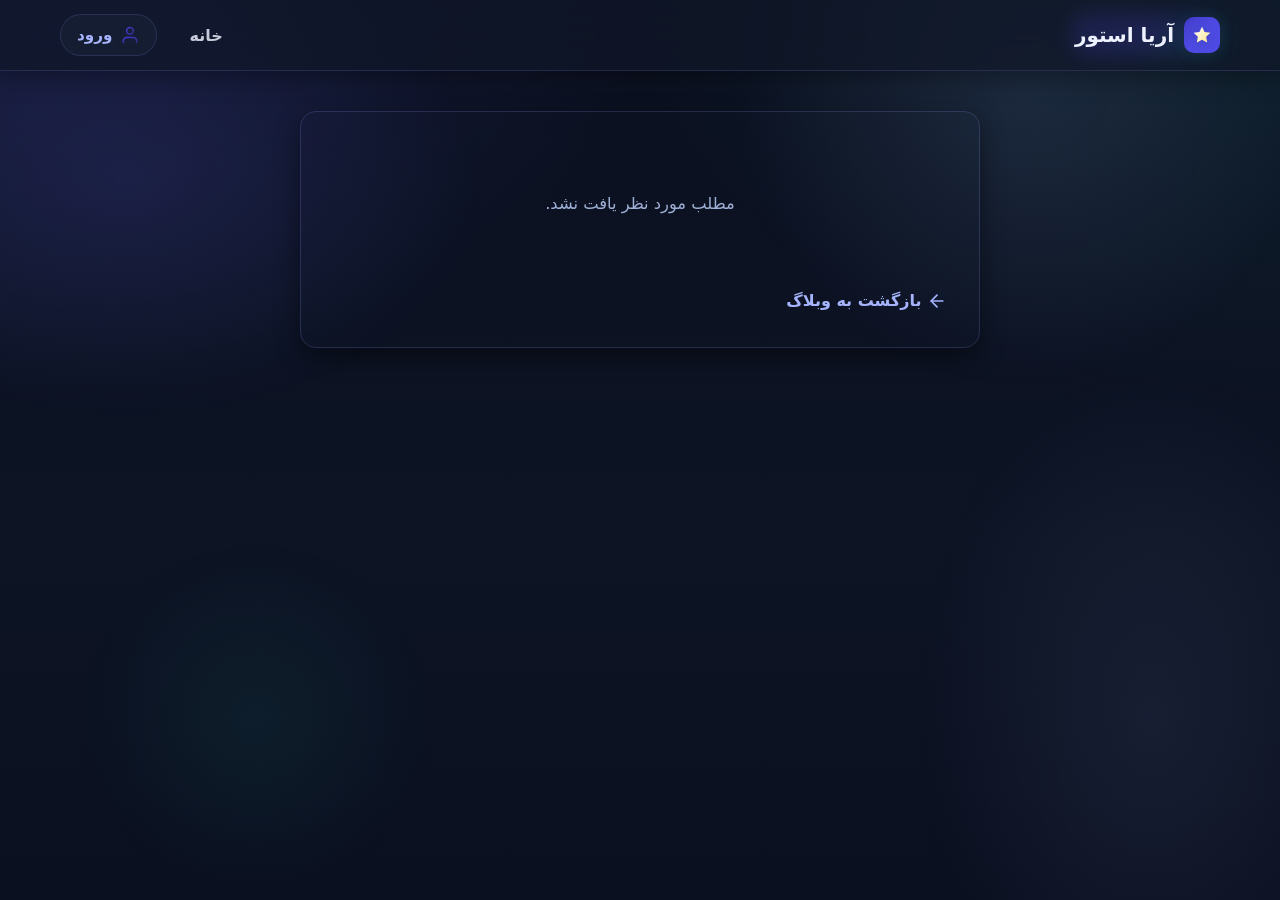
<file: site/blog/post.html>
<!DOCTYPE html>
<html lang="fa" dir="rtl">
<head>
  <meta charset="UTF-8" />
  <meta name="viewport" content="width=device-width, initial-scale=1.0" />
  <title>مطلب وبلاگ | آریا استور</title>
    <link rel="icon" type="image/svg+xml" href="data:image/svg+xml,%3Csvg xmlns='http://www.w3.org/2000/svg' viewBox='0 0 32 32'%3E%3Crect width='32' height='32' rx='6' fill='%234338ca'/%3E%3Cpath d='M16 6l3.09 6.26L26 13.27l-5 4.87 1.18 6.88L16 19.77l-6.18 3.25L11 16.14 6 11.27l6.91-1.01L16 6z' fill='white'/%3E%3C/svg%3E"/>

  <link rel="stylesheet" href="post.css" />
  <link rel="stylesheet" href="../animations.css" />
  <link rel="stylesheet" href="../premium.css">
  </head>
<body class="dark">
<header class="navbar">
    <div class="navbar-container">
      <a href="blog.html" class="navbar-logo">
        <span class="logo-icon"><svg class="icon" viewBox="0 0 24 24" width="24" height="24" fill="currentColor" aria-hidden="true"><path d="M12 2l3.09 6.26L22 9.27l-5 4.87 1.18 6.88L12 17.77l-6.18 3.25L7 14.14 2 9.27l6.91-1.01L12 2z"/></svg></span>
        <span>آریا استور</span>
      </a>

      <nav class="navbar-menu">
        <a href="../index.html" class="nav-link">خانه</a>
        <a href="../login/login.html" class="login-btn" aria-label="ورود به حساب کاربری">
          <span class="login-icon"><svg class="icon" viewBox="0 0 24 24" width="20" height="20" fill="none" stroke="currentColor" stroke-width="2" stroke-linecap="round" stroke-linejoin="round" aria-hidden="true"><path d="M20 21v-2a4 4 0 0 0-4-4H8a4 4 0 0 0-4 4v2"/><circle cx="12" cy="7" r="4"/></svg></span>
          <span>ورود</span>
        </a>
      </nav>
    </div>
  </header>

  <main class="post-main">
    <article class="post-card" id="postCard"></article>
  </main>

  <script src="../data.js"></script>

  <script src="post.js"></script>
  <script src="../animations.js"></script>
</body>
</html>
</file>
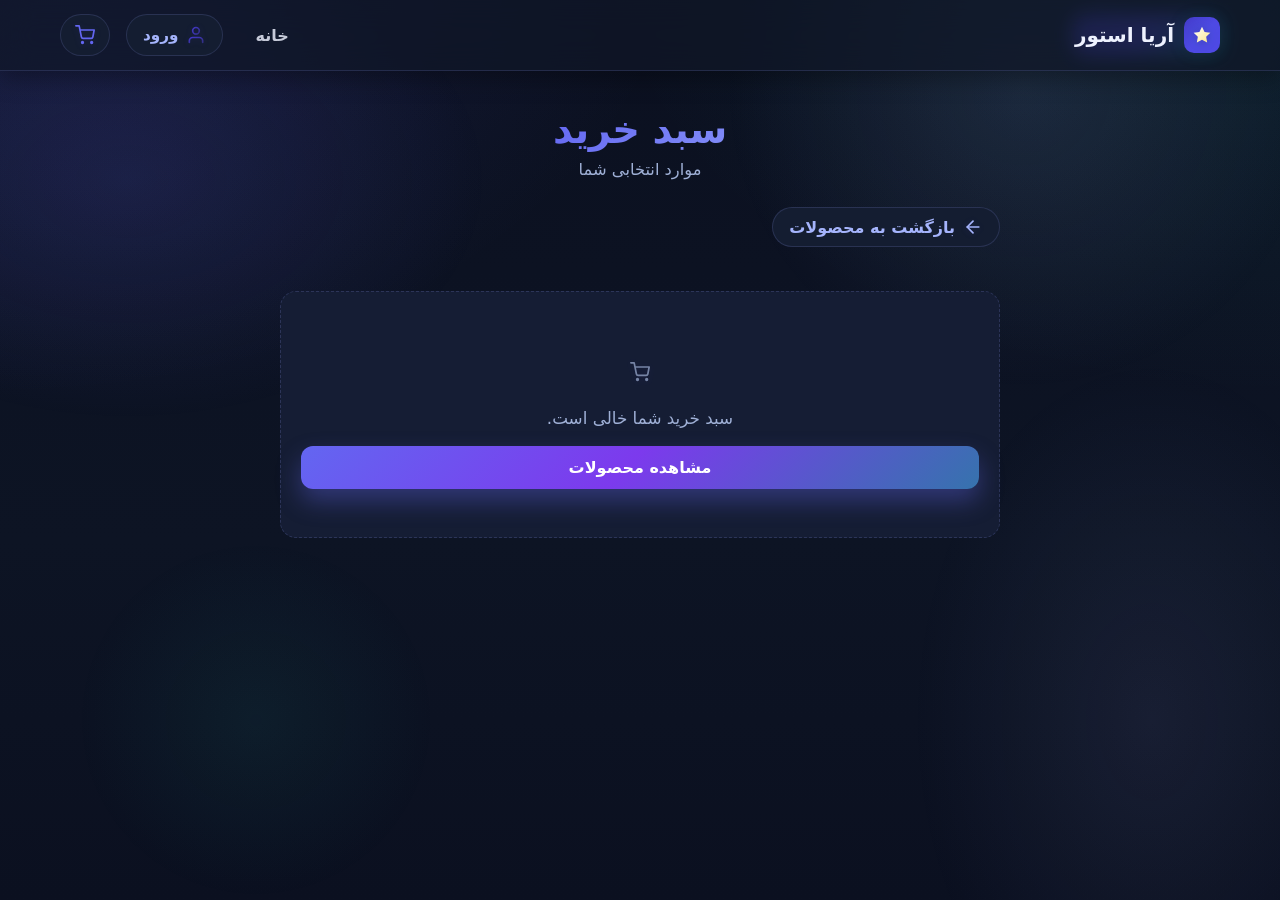
<file: site/cart/cart.html>
<!DOCTYPE html>
<html lang="fa" dir="rtl">
<head>
  <meta charset="UTF-8" />
  <meta name="viewport" content="width=device-width, initial-scale=1.0" />
  <title>سبد خرید | آریا استور</title>
    <link rel="icon" type="image/svg+xml" href="data:image/svg+xml,%3Csvg xmlns='http://www.w3.org/2000/svg' viewBox='0 0 32 32'%3E%3Crect width='32' height='32' rx='6' fill='%234338ca'/%3E%3Cpath d='M16 6l3.09 6.26L26 13.27l-5 4.87 1.18 6.88L16 19.77l-6.18 3.25L11 16.14 6 11.27l6.91-1.01L16 6z' fill='white'/%3E%3C/svg%3E"/>

  <link rel="stylesheet" href="cart.css" />
  <link rel="stylesheet" href="../animations.css" />
  <link rel="stylesheet" href="../premium.css">
  </head>
<body class="dark">
<header class="navbar">
    <div class="navbar-container">
      <a href="../products/products.html" class="navbar-logo">
        <span class="logo-icon"><svg class="icon" viewBox="0 0 24 24" width="24" height="24" fill="currentColor" aria-hidden="true"><path d="M12 2l3.09 6.26L22 9.27l-5 4.87 1.18 6.88L12 17.77l-6.18 3.25L7 14.14 2 9.27l6.91-1.01L12 2z"/></svg></span>
        <span>آریا استور</span>
      </a>

      <nav class="navbar-menu">
        <a href="../index.html" class="nav-link">خانه</a>
        <a href="../login/login.html" class="login-btn" aria-label="ورود به حساب کاربری">
          <span class="login-icon"><svg class="icon" viewBox="0 0 24 24" width="20" height="20" fill="none" stroke="currentColor" stroke-width="2" stroke-linecap="round" stroke-linejoin="round" aria-hidden="true"><path d="M20 21v-2a4 4 0 0 0-4-4H8a4 4 0 0 0-4 4v2"/><circle cx="12" cy="7" r="4"/></svg></span>
          <span>ورود</span>
        </a>
        <a href="cart.html" class="cart-btn" aria-label="سبد خرید">
          <svg class="icon" viewBox="0 0 24 24" width="20" height="20" fill="none" stroke="currentColor" stroke-width="2" stroke-linecap="round" stroke-linejoin="round" aria-hidden="true"><circle cx="9" cy="21" r="1"/><circle cx="20" cy="21" r="1"/><path d="M1 1h4l2.68 13.39a2 2 0 0 0 2 1.61h9.72a2 2 0 0 0 2-1.61L23 6H6"/></svg>
          <span id="cartCount" class="cart-badge hidden">۰</span>
        </a>
      </nav>
    </div>
  </header>

  <main class="cart-main">
    <div class="page-title">
      <h1>سبد خرید</h1>
      <p class="subtitle">موارد انتخابی شما</p>
    </div>

    <a href="../products/products.html" class="back-shop"><svg class="icon" viewBox="0 0 24 24" width="20" height="20" fill="none" stroke="currentColor" stroke-width="2" stroke-linecap="round" stroke-linejoin="round" aria-hidden="true"><line x1="19" y1="12" x2="5" y2="12"/><polyline points="12 19 5 12 12 5"/></svg> بازگشت به محصولات</a>

    <div class="cart-list" id="cartList"></div>

    <div class="cart-empty" id="cartEmpty" hidden>
      <span class="empty-icon"><svg class="icon" viewBox="0 0 24 24" width="20" height="20" fill="none" stroke="currentColor" stroke-width="2" stroke-linecap="round" stroke-linejoin="round" aria-hidden="true"><circle cx="9" cy="21" r="1"/><circle cx="20" cy="21" r="1"/><path d="M1 1h4l2.68 13.39a2 2 0 0 0 2 1.61h9.72a2 2 0 0 0 2-1.61L23 6H6"/></svg></span>
      <p>سبد خرید شما خالی است.</p>
      <a href="../products/products.html" class="continue-btn">مشاهده محصولات</a>
    </div>

    <div class="cart-summary" id="cartSummary" hidden>
      <div class="summary-lines">
        <div class="summary-line">
          <span>جمع کل</span>
          <span id="cartTotal">۰ تومان</span>
        </div>
        <div class="summary-line discount-line" id="discountRow" hidden>
          <span>تخفیف</span>
          <span id="discountAmount">۰</span>
        </div>
        <div class="summary-line total-line">
          <span>قابل پرداخت</span>
          <span id="cartPayable">۰ تومان</span>
        </div>
      </div>

      <div class="discount-box">
        <input type="text" id="discountInput" class="discount-input" placeholder="کد تخفیف (مثال: OFF10)" />
        <button type="button" id="discountBtn" class="discount-btn">اعمال کد</button>
      </div>
      <p class="discount-msg" id="discountMsg"></p>

      <button class="checkout-btn" id="checkoutBtn" type="button">پرداخت نهایی</button>
      <a href="../products/products.html" class="continue-btn">ادامه خرید</a>
    </div>
  </main>

  <script src="../data.js"></script>

  <script src="cart.js"></script>
  <script src="../animations.js"></script>
</body>
</html>
</file>
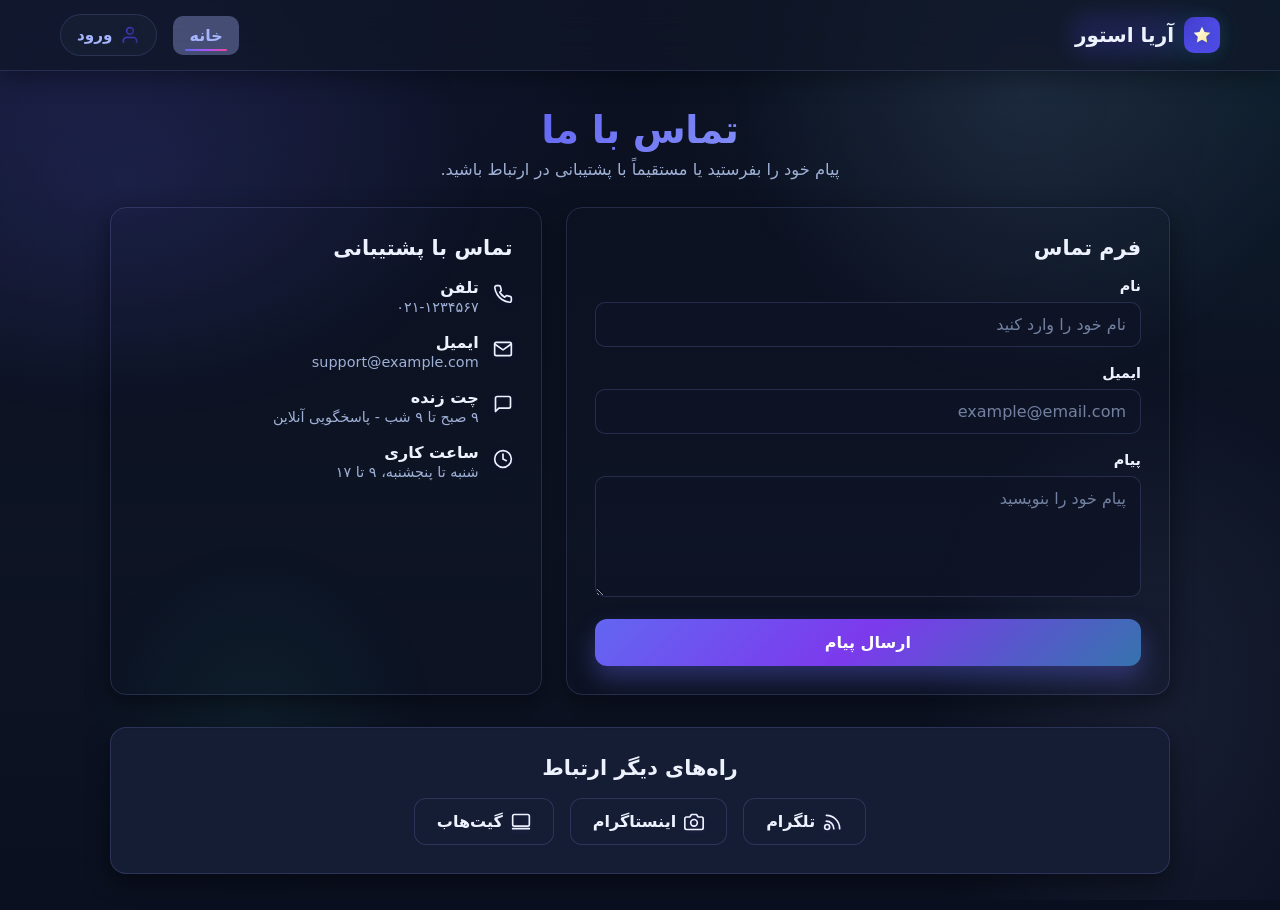
<file: site/contact/contact.html>
<!DOCTYPE html>
<html lang="fa" dir="rtl">
<head>
  <meta charset="UTF-8" />
  <meta name="viewport" content="width=device-width, initial-scale=1.0" />
  <title>تماس با ما | آریا استور</title>
    <link rel="icon" type="image/svg+xml" href="data:image/svg+xml,%3Csvg xmlns='http://www.w3.org/2000/svg' viewBox='0 0 32 32'%3E%3Crect width='32' height='32' rx='6' fill='%234338ca'/%3E%3Cpath d='M16 6l3.09 6.26L26 13.27l-5 4.87 1.18 6.88L16 19.77l-6.18 3.25L11 16.14 6 11.27l6.91-1.01L16 6z' fill='white'/%3E%3C/svg%3E"/>

  <link rel="stylesheet" href="contact.css" />
  <link rel="stylesheet" href="../animations.css" />
  <link rel="stylesheet" href="../premium.css">
  </head>
<body class="dark">
<header class="navbar">
    <div class="navbar-container">
      <a href="../index.html" class="navbar-logo">
        <span class="logo-icon"><svg class="icon" viewBox="0 0 24 24" width="24" height="24" fill="currentColor" aria-hidden="true"><path d="M12 2l3.09 6.26L22 9.27l-5 4.87 1.18 6.88L12 17.77l-6.18 3.25L7 14.14 2 9.27l6.91-1.01L12 2z"/></svg></span>
        <span>آریا استور</span>
      </a>

      <nav class="navbar-menu">
        <a href="../index.html" class="nav-link active">خانه</a>
        <a href="../login/login.html" class="login-btn" aria-label="ورود به حساب کاربری">
          <span class="login-icon"><svg class="icon" viewBox="0 0 24 24" width="20" height="20" fill="none" stroke="currentColor" stroke-width="2" stroke-linecap="round" stroke-linejoin="round" aria-hidden="true"><path d="M20 21v-2a4 4 0 0 0-4-4H8a4 4 0 0 0-4 4v2"/><circle cx="12" cy="7" r="4"/></svg></span>
          <span>ورود</span>
        </a>
      </nav>
    </div>
  </header>

  <main class="contact-main">
    <div class="page-title">
      <h1>تماس با ما</h1>
      <p class="subtitle">پیام خود را بفرستید یا مستقیماً با پشتیبانی در ارتباط باشید.</p>
    </div>

    <div class="contact-layout">
      <div class="form-card">
        <h2>فرم تماس</h2>
        <form id="contactForm" class="form">
          <div class="form-group">
            <label for="name">نام</label>
            <input type="text" id="name" name="name" required placeholder="نام خود را وارد کنید" />
          </div>
          <div class="form-group">
            <label for="email">ایمیل</label>
            <input type="email" id="email" name="email" required placeholder="example@email.com" />
          </div>
          <div class="form-group">
            <label for="message">پیام</label>
            <textarea id="message" name="message" rows="5" required placeholder="پیام خود را بنویسید"></textarea>
          </div>
          <button type="submit" class="submit-btn">ارسال پیام</button>
        </form>
        <p id="formMessage" class="form-message" hidden></p>
      </div>

      <aside class="support-card">
        <h2>تماس با پشتیبانی</h2>
        <ul class="support-list">
          <li>
            <span class="support-icon"><svg class="icon" viewBox="0 0 24 24" width="20" height="20" fill="none" stroke="currentColor" stroke-width="2" stroke-linecap="round" stroke-linejoin="round" aria-hidden="true"><path d="M22 16.92v3a2 2 0 0 1-2.18 2 19.79 19.79 0 0 1-8.63-3.07 19.5 19.5 0 0 1-6-6 19.79 19.79 0 0 1-3.07-8.67A2 2 0 0 1 4.11 2h3a2 2 0 0 1 2 1.72 12.84 12.84 0 0 0 .7 2.81 2 2 0 0 1-.45 2.11L8.09 9.91a16 16 0 0 0 6 6l1.27-1.27a2 2 0 0 1 2.11-.45 12.84 12.84 0 0 0 2.81.7A2 2 0 0 1 22 16.92z"/></svg></span>
            <div>
              <strong>تلفن</strong>
              <p>۰۲۱-۱۲۳۴۵۶۷</p>
            </div>
          </li>
          <li>
            <span class="support-icon"><svg class="icon" viewBox="0 0 24 24" width="20" height="20" fill="none" stroke="currentColor" stroke-width="2" stroke-linecap="round" stroke-linejoin="round" aria-hidden="true"><path d="M4 4h16c1.1 0 2 .9 2 2v12c0 1.1-.9 2-2 2H4c-1.1 0-2-.9-2-2V6c0-1.1.9-2 2-2z"/><polyline points="22,6 12,13 2,6"/></svg></span>
            <div>
              <strong>ایمیل</strong>
              <p>support@example.com</p>
            </div>
          </li>
          <li>
            <span class="support-icon"><svg class="icon" viewBox="0 0 24 24" width="20" height="20" fill="none" stroke="currentColor" stroke-width="2" stroke-linecap="round" stroke-linejoin="round" aria-hidden="true"><path d="M21 15a2 2 0 0 1-2 2H7l-4 4V5a2 2 0 0 1 2-2h14a2 2 0 0 1 2 2z"/></svg></span>
            <div>
              <strong>چت زنده</strong>
              <p>۹ صبح تا ۹ شب - پاسخگویی آنلاین</p>
            </div>
          </li>
          <li>
            <span class="support-icon"><svg class="icon" viewBox="0 0 24 24" width="20" height="20" fill="none" stroke="currentColor" stroke-width="2" stroke-linecap="round" stroke-linejoin="round" aria-hidden="true"><circle cx="12" cy="12" r="10"/><polyline points="12 6 12 12 16 14"/></svg></span>
            <div>
              <strong>ساعت کاری</strong>
              <p>شنبه تا پنجشنبه، ۹ تا ۱۷</p>
            </div>
          </li>
        </ul>
      </aside>
    </div>

    <section class="other-ways">
      <h2>راه‌های دیگر ارتباط</h2>
      <div class="social-links">
        <a href="#" class="social-link"><span class="feature-icon"><svg class="icon" viewBox="0 0 24 24" width="20" height="20" fill="none" stroke="currentColor" stroke-width="2" stroke-linecap="round" stroke-linejoin="round" aria-hidden="true"><path d="M4 11a9 9 0 0 1 9 9"/><path d="M4 4a16 16 0 0 1 16 16"/><circle cx="5" cy="18" r="3"/></svg></span><span>تلگرام</span></a>
        <a href="#" class="social-link"><span class="feature-icon"><svg class="icon" viewBox="0 0 24 24" width="20" height="20" fill="none" stroke="currentColor" stroke-width="2" stroke-linecap="round" stroke-linejoin="round" aria-hidden="true"><path d="M23 19a2 2 0 0 1-2 2H3a2 2 0 0 1-2-2V8a2 2 0 0 1 2-2h4l2-3h6l2 3h4a2 2 0 0 1 2 2z"/><circle cx="12" cy="13" r="4"/></svg></span><span>اینستاگرام</span></a>
        <a href="#" class="social-link"><span class="feature-icon"><svg class="icon" viewBox="0 0 24 24" width="20" height="20" fill="none" stroke="currentColor" stroke-width="2" stroke-linecap="round" stroke-linejoin="round" aria-hidden="true"><rect x="2" y="3" width="20" height="14" rx="2" ry="2"/><line x1="2" y1="20" x2="22" y2="20"/></svg></span><span>گیت‌هاب</span></a>
      </div>
    </section>
  </main>

  <script src="../data.js"></script>

  <script src="contact.js"></script>
  <script src="../animations.js"></script>
</body>
</html>
</file>
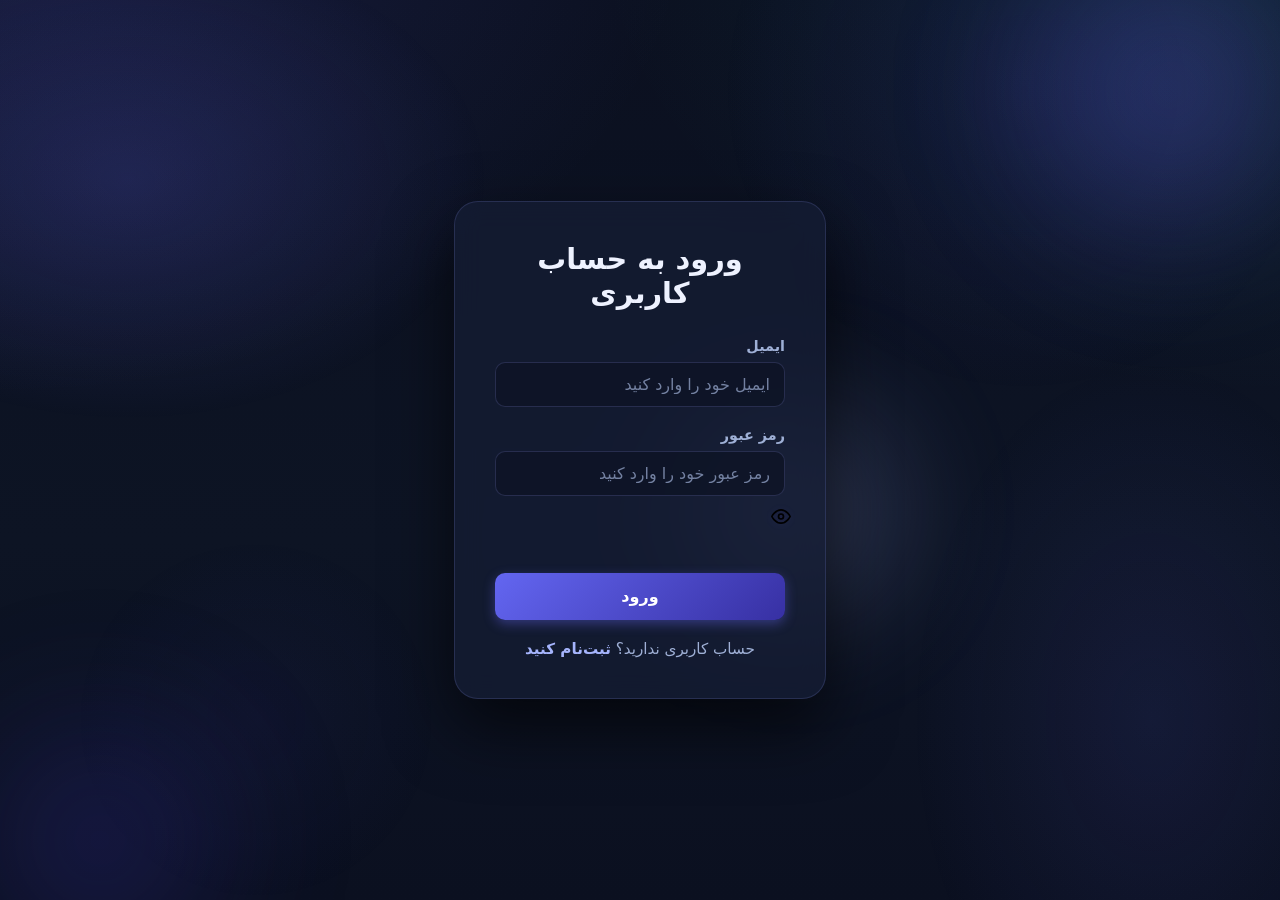
<file: site/login/login.html>
<!DOCTYPE html>
<html lang="fa" dir="rtl">
<head>
  <meta charset="UTF-8" />
  <meta name="viewport" content="width=device-width, initial-scale=1.0" />
  <title>ورود | آریا استور</title>
    <link rel="icon" type="image/svg+xml" href="data:image/svg+xml,%3Csvg xmlns='http://www.w3.org/2000/svg' viewBox='0 0 32 32'%3E%3Crect width='32' height='32' rx='6' fill='%234338ca'/%3E%3Cpath d='M16 6l3.09 6.26L26 13.27l-5 4.87 1.18 6.88L16 19.77l-6.18 3.25L11 16.14 6 11.27l6.91-1.01L16 6z' fill='white'/%3E%3C/svg%3E"/>

    <link rel="stylesheet" href="../auth.css" />
  <link rel="stylesheet" href="../animations.css" />
  <link rel="stylesheet" href="../premium.css">
  </head>
<body class="dark">
<div class="bg-orbs" aria-hidden="true">
    <div class="orb orb-1"></div>
    <div class="orb orb-2"></div>
    <div class="orb orb-3"></div>
  </div>
  <div class="cursor-dot" aria-hidden="true"></div>

  <div class="auth-container">
    <form id="loginForm" class="auth-card tilt-card" novalidate>
      <h2>ورود به حساب کاربری</h2>

      <label for="email">ایمیل</label>
      <input type="email" id="email" name="email" placeholder="ایمیل خود را وارد کنید" required autocomplete="email" />

      <label for="password">رمز عبور</label>
      <div class="password-field">
        <input type="password" id="password" name="password" placeholder="رمز عبور خود را وارد کنید" required autocomplete="current-password" />
        <button type="button" class="toggle-password ripple" data-target="password" aria-label="نمایش رمز عبور"><svg class="icon" viewBox="0 0 24 24" width="20" height="20" fill="none" stroke="currentColor" stroke-width="2" stroke-linecap="round" stroke-linejoin="round" aria-hidden="true"><path d="M1 12s4-8 11-8 11 8 11 8-4 8-11 8-11-8-11-8z"/><circle cx="12" cy="12" r="3"/></svg></button>
      </div>

      <button type="submit" class="ripple">ورود</button>
      <p id="loginMessage" class="message"></p>

      <p class="switch-link">حساب کاربری ندارید؟ <a href="../register/register.html">ثبت‌نام کنید</a></p>
    </form>
  </div>

  <script src="../data.js"></script>

  <script src="login.js"></script>
  <script src="../animations.js"></script>
</body>
</html>
</file>
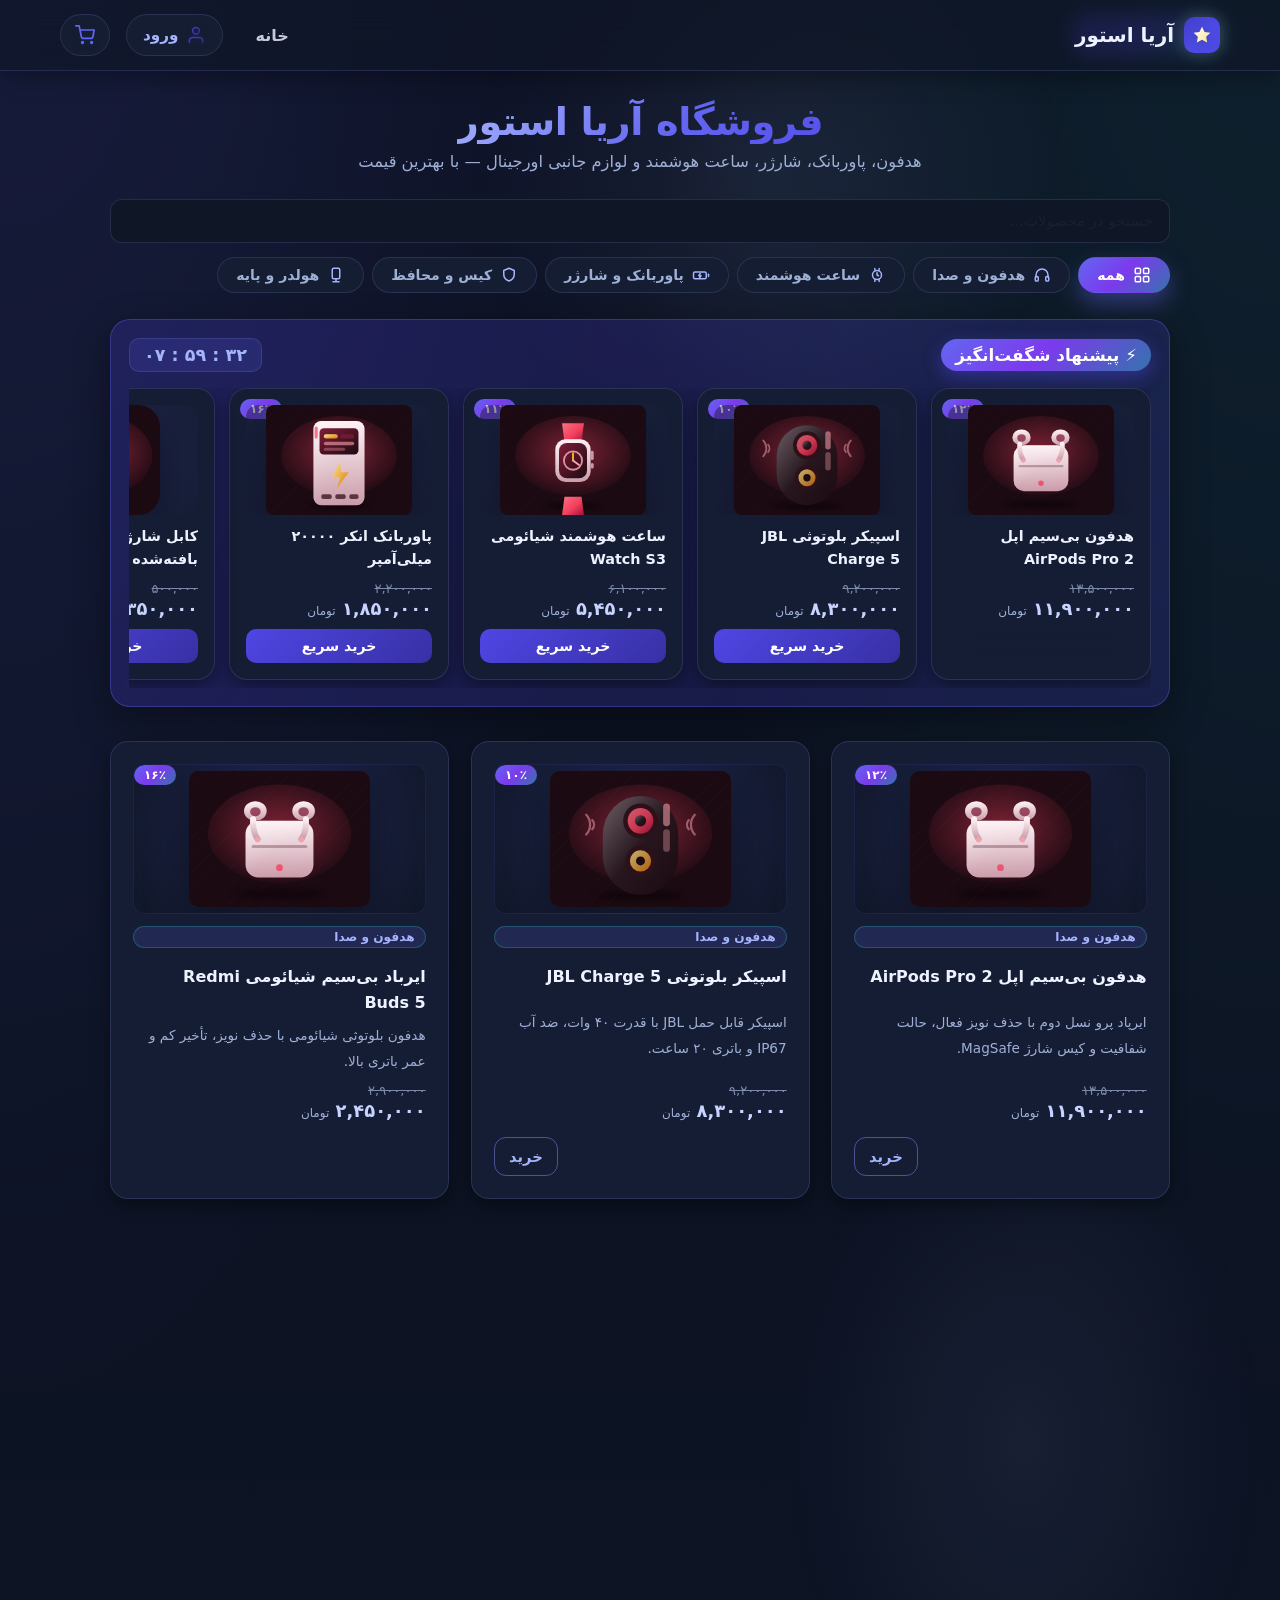
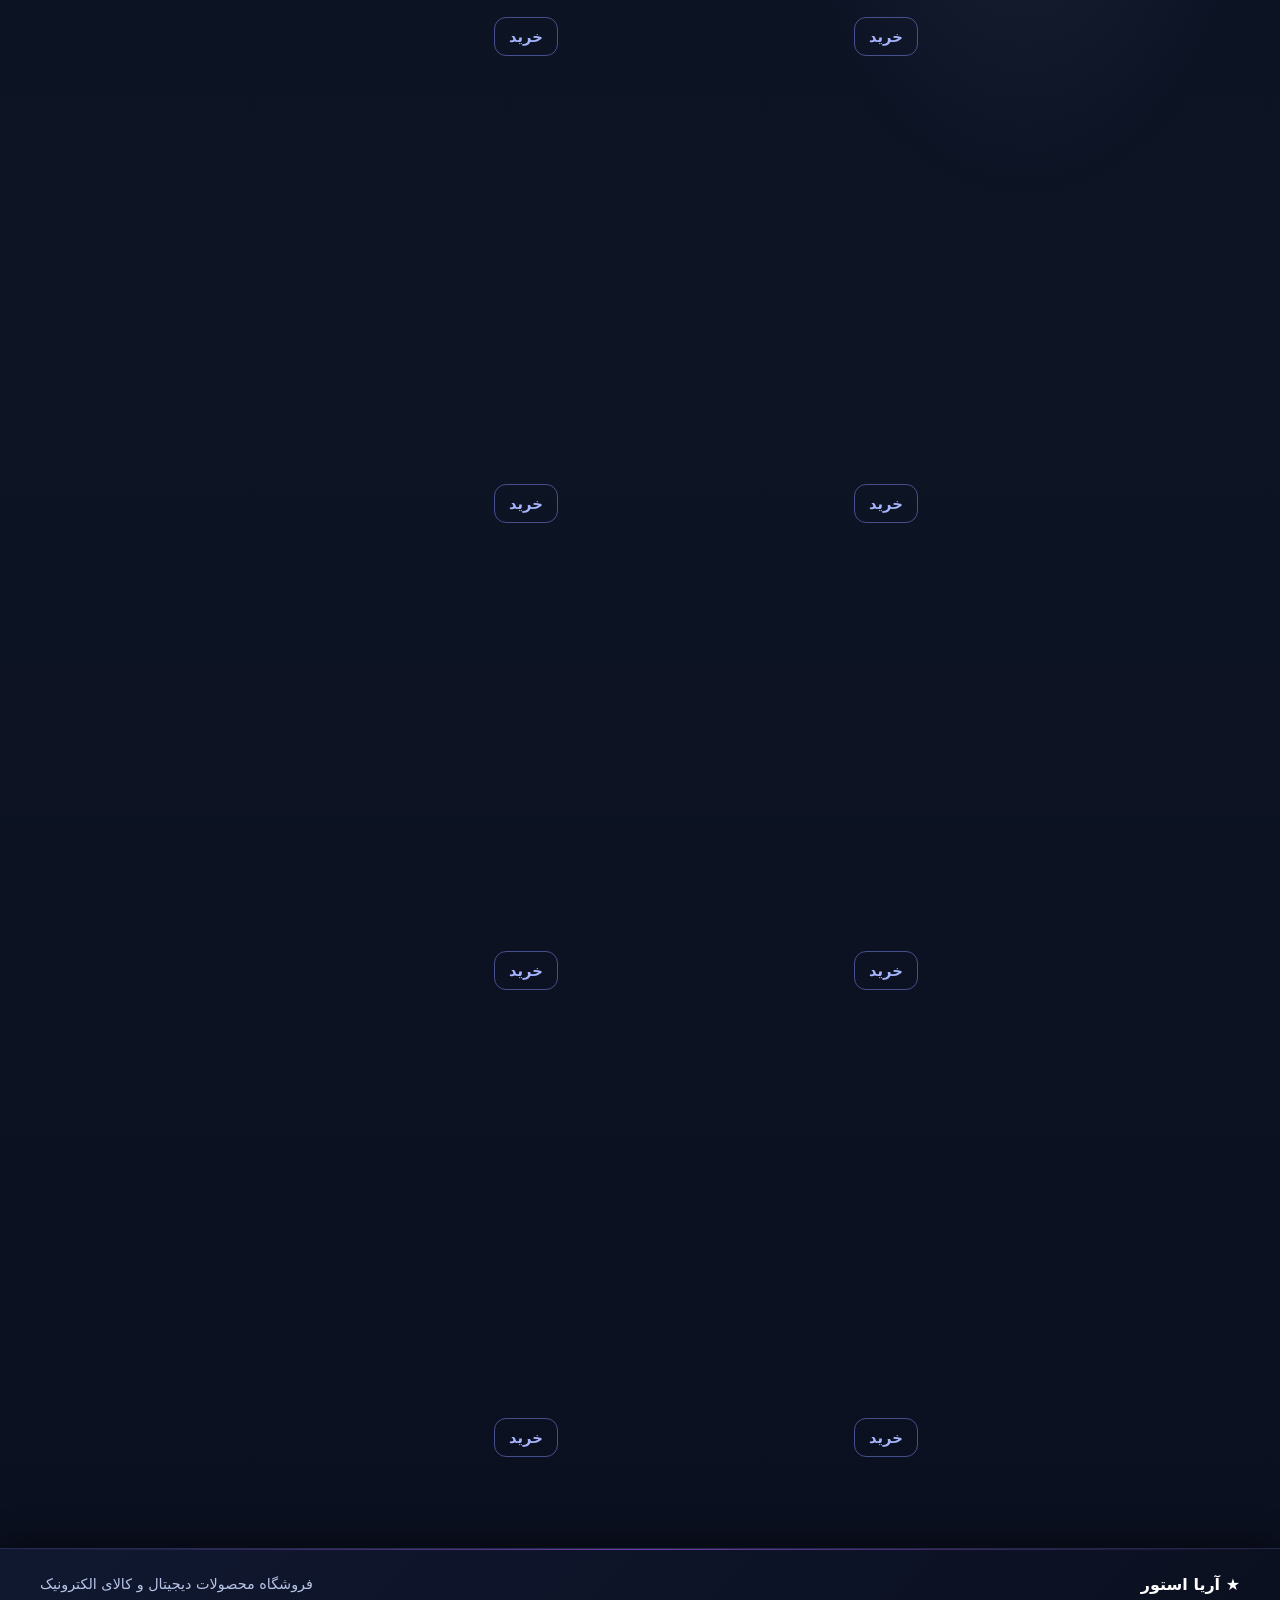
<file: site/products/products.html>
<!DOCTYPE html>
<html lang="fa" dir="rtl">
<head>
  <meta charset="UTF-8" />
  <meta name="viewport" content="width=device-width, initial-scale=1.0" />
  <title>محصولات | آریا استور</title>
    <link rel="icon" type="image/svg+xml" href="data:image/svg+xml,%3Csvg xmlns='http://www.w3.org/2000/svg' viewBox='0 0 32 32'%3E%3Crect width='32' height='32' rx='6' fill='%234338ca'/%3E%3Cpath d='M16 6l3.09 6.26L26 13.27l-5 4.87 1.18 6.88L16 19.77l-6.18 3.25L11 16.14 6 11.27l6.91-1.01L16 6z' fill='white'/%3E%3C/svg%3E"/>

  <link rel="stylesheet" href="products.css" />
  <link rel="stylesheet" href="../animations.css" />
  <link rel="stylesheet" href="../premium.css">
  </head>
<body class="dark">
<header class="navbar">
    <div class="navbar-container">
      <a href="../index.html" class="navbar-logo">
        <span class="logo-icon"><svg class="icon" viewBox="0 0 24 24" width="24" height="24" fill="currentColor" aria-hidden="true"><path d="M12 2l3.09 6.26L22 9.27l-5 4.87 1.18 6.88L12 17.77l-6.18 3.25L7 14.14 2 9.27l6.91-1.01L12 2z"/></svg></span>
        <span>آریا استور</span>
      </a>

      <nav class="navbar-menu">
        <a href="../index.html" class="nav-link">خانه</a>
        <a href="../login/login.html" class="login-btn" aria-label="ورود به حساب کاربری">
          <span class="login-icon"><svg class="icon" viewBox="0 0 24 24" width="20" height="20" fill="none" stroke="currentColor" stroke-width="2" stroke-linecap="round" stroke-linejoin="round" aria-hidden="true"><path d="M20 21v-2a4 4 0 0 0-4-4H8a4 4 0 0 0-4 4v2"/><circle cx="12" cy="7" r="4"/></svg></span>
          <span>ورود</span>
        </a>
        <a href="../cart/cart.html" class="cart-btn" aria-label="سبد خرید">
          <svg class="icon" viewBox="0 0 24 24" width="20" height="20" fill="none" stroke="currentColor" stroke-width="2" stroke-linecap="round" stroke-linejoin="round" aria-hidden="true"><circle cx="9" cy="21" r="1"/><circle cx="20" cy="21" r="1"/><path d="M1 1h4l2.68 13.39a2 2 0 0 0 2 1.61h9.72a2 2 0 0 0 2-1.61L23 6H6"/></svg>
          <span id="cartCount" class="cart-badge hidden">۰</span>
        </a>
      </nav>
    </div>
  </header>

  <main class="products-main">
    <div class="page-title">
      <h1>فروشگاه آریا استور</h1>
      <p class="subtitle">هدفون، پاوربانک، شارژر، ساعت هوشمند و لوازم جانبی اورجینال — با بهترین قیمت</p>
    </div>

    <div class="toolbar">
      <input type="text" id="searchInput" class="search-input" placeholder="جستجو در محصولات..." />
      <div class="filters" id="filterChips"></div>
    </div>

    <!-- پیشنهاد شگفت‌انگیز -->
    <section class="amazing-offers" id="amazingOffers">
      <div class="amazing-head">
        <span class="amazing-badge">⚡ پیشنهاد شگفت‌انگیز</span>
        <div class="amazing-timer" id="offerTimer" dir="ltr">--:--:--</div>
      </div>
      <div class="amazing-track" id="amazingTrack"></div>
    </section>

    <div class="product-grid" id="productsGrid"></div>
  </main>

  <footer class="site-footer">
    <div class="footer-inner">
      <span class="footer-brand">★ آریا استور</span>
      <span class="footer-note">فروشگاه محصولات دیجیتال و کالای الکترونیک</span>
    </div>
  </footer>

  <script src="../data.js"></script>

  <script src="products.js"></script>
  <script src="../animations.js"></script>
</body>
</html>
</file>
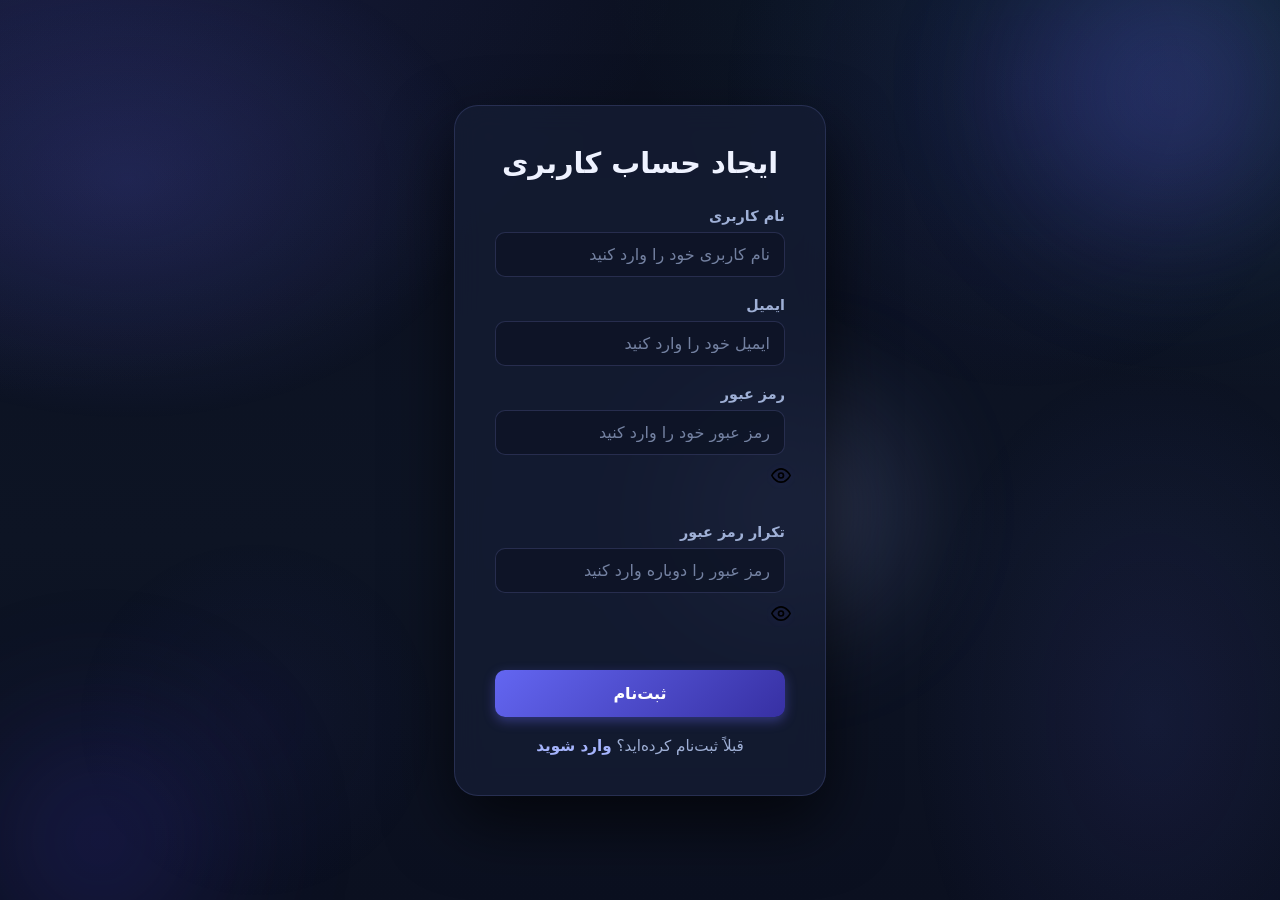
<file: site/register/register.html>
<!DOCTYPE html>
<html lang="fa" dir="rtl">
<head>
    <meta charset="UTF-8">
    <meta name="viewport" content="width=device-width, initial-scale=1.0">
    <title>ثبت‌نام | آریا استور</title>
    <link rel="icon" type="image/svg+xml" href="data:image/svg+xml,%3Csvg xmlns='http://www.w3.org/2000/svg' viewBox='0 0 32 32'%3E%3Crect width='32' height='32' rx='6' fill='%234338ca'/%3E%3Cpath d='M16 6l3.09 6.26L26 13.27l-5 4.87 1.18 6.88L16 19.77l-6.18 3.25L11 16.14 6 11.27l6.91-1.01L16 6z' fill='white'/%3E%3C/svg%3E"/>

    <link rel="stylesheet" href="../auth.css">
  <link rel="stylesheet" href="../animations.css" />
  <link rel="stylesheet" href="../premium.css">
  </head>
<body class="dark">
<div class="bg-orbs" aria-hidden="true">
        <div class="orb orb-1"></div>
        <div class="orb orb-2"></div>
        <div class="orb orb-3"></div>
    </div>
    <div class="cursor-dot" aria-hidden="true"></div>

    <div class="auth-container">
        <form id="registerForm" class="auth-card tilt-card" novalidate>
            <h2>ایجاد حساب کاربری</h2>

            <label for="name">نام کاربری</label>
            <input type="text" id="name" name="name" placeholder="نام کاربری خود را وارد کنید" required autocomplete="name" />

            <label for="email">ایمیل</label>
            <input type="email" id="email" name="email" placeholder="ایمیل خود را وارد کنید" required autocomplete="email" />

            <label for="password">رمز عبور</label>
            <div class="password-field">
                <input type="password" id="password" name="password" placeholder="رمز عبور خود را وارد کنید" required autocomplete="new-password" minlength="6" />
                <button type="button" class="toggle-password ripple" data-target="password" aria-label="نمایش رمز عبور"><svg class="icon" viewBox="0 0 24 24" width="20" height="20" fill="none" stroke="currentColor" stroke-width="2" stroke-linecap="round" stroke-linejoin="round" aria-hidden="true"><path d="M1 12s4-8 11-8 11 8 11 8-4 8-11 8-11-8-11-8z"/><circle cx="12" cy="12" r="3"/></svg></button>
            </div>

            <label for="confirmPassword">تکرار رمز عبور</label>
            <div class="password-field">
                <input type="password" id="confirmPassword" name="confirmPassword" placeholder="رمز عبور را دوباره وارد کنید" required autocomplete="new-password" minlength="6" />
                <button type="button" class="toggle-password ripple" data-target="confirmPassword" aria-label="نمایش رمز عبور"><svg class="icon" viewBox="0 0 24 24" width="20" height="20" fill="none" stroke="currentColor" stroke-width="2" stroke-linecap="round" stroke-linejoin="round" aria-hidden="true"><path d="M1 12s4-8 11-8 11 8 11 8-4 8-11 8-11-8-11-8z"/><circle cx="12" cy="12" r="3"/></svg></button>
            </div>

            <button type="submit" class="ripple">ثبت‌نام</button>
            <p id="registerMessage" class="message"></p>

            <p class="switch-link">قبلاً ثبت‌نام کرده‌اید؟ <a href="../login/login.html">وارد شوید</a></p>
        </form>
    </div>

    <script src="../data.js"></script>

    <script src="register.js"></script>
  <script src="../animations.js"></script>
</body>
</html>
</file>
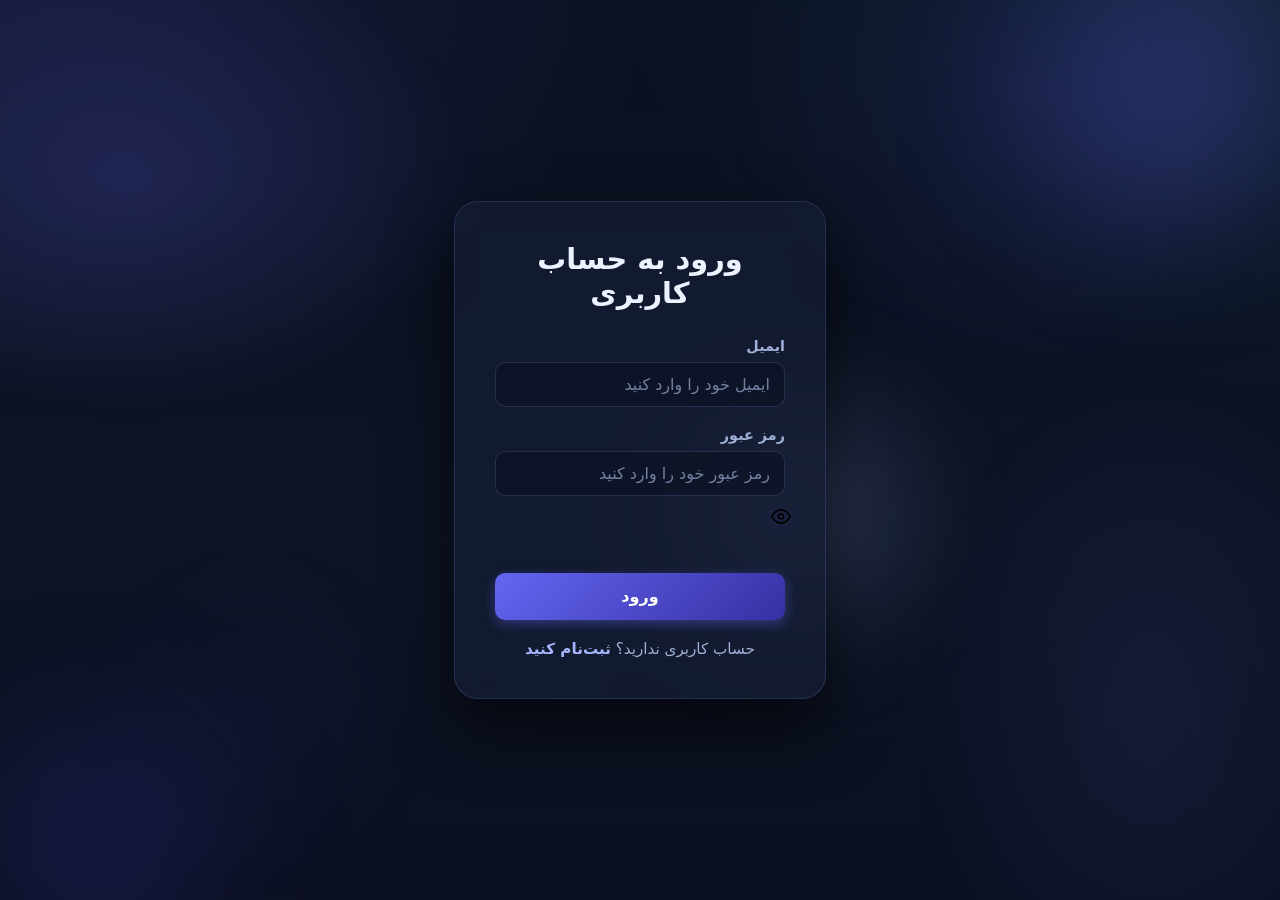
<file: site/seller/dashboard.html>
<!DOCTYPE html>
<html lang="fa" dir="rtl">
<head>
  <meta charset="UTF-8" />
  <meta name="viewport" content="width=device-width, initial-scale=1.0" />
  <title>داشبورد فروشنده</title>
    <link rel="icon" type="image/svg+xml" href="data:image/svg+xml,%3Csvg xmlns='http://www.w3.org/2000/svg' viewBox='0 0 32 32'%3E%3Crect width='32' height='32' rx='6' fill='%234338ca'/%3E%3Cpath d='M16 6l3.09 6.26L26 13.27l-5 4.87 1.18 6.88L16 19.77l-6.18 3.25L11 16.14 6 11.27l6.91-1.01L16 6z' fill='white'/%3E%3C/svg%3E"/>

  <link rel="stylesheet" href="style.css" />
  <link rel="stylesheet" href="../animations.css" />
  <link rel="stylesheet" href="../premium.css">
  </head>
<body class="dark">
<header class="navbar">
    <div class="navbar-container">
      <a href="../index.html" class="navbar-logo">
        <span class="logo-icon"><svg class="icon" viewBox="0 0 24 24" width="24" height="24" fill="currentColor" aria-hidden="true"><path d="M12 2l3.09 6.26L22 9.27l-5 4.87 1.18 6.88L12 17.77l-6.18 3.25L7 14.14 2 9.27l6.91-1.01L12 2z"/></svg></span>
        <span>داشبورد فروشنده</span>
      </a>
      <nav class="navbar-menu">
        <a href="../index.html" class="nav-link">خانه</a>
        <a href="../seller/dashboard.html" class="nav-link active">داشبورد</a>
        <a href="../products/products.html" class="nav-link">محصولات</a>
        <button id="logoutBtn" type="button" class="logout-btn">خروج</button>
      </nav>
    </div>
  </header>

  <main class="dashboard-main">
    <div class="dashboard-grid">
      <section class="dashboard-card">
        <h2><svg class="icon" viewBox="0 0 24 24" width="20" height="20" fill="none" stroke="currentColor" stroke-width="2" stroke-linecap="round" stroke-linejoin="round" aria-hidden="true"><line x1="18" y1="20" x2="18" y2="10"/><line x1="12" y1="20" x2="12" y2="4"/><line x1="6" y1="20" x2="6" y2="14"/></svg> آمار فروش</h2>
        <div class="stats-grid">
          <div class="stat-box">
            <span class="stat-value">۱۲</span>
            <span class="stat-label">محصول فعال</span>
          </div>
          <div class="stat-box">
            <span class="stat-value">۳۴</span>
            <span class="stat-label">سفارش</span>
          </div>
          <div class="stat-box">
            <span class="stat-value">۴.۸</span>
            <span class="stat-label">امتیاز</span>
          </div>
        </div>
      </section>

      <section class="dashboard-card">
        <h2><svg class="icon" viewBox="0 0 24 24" width="20" height="20" fill="none" stroke="currentColor" stroke-width="2" stroke-linecap="round" stroke-linejoin="round" aria-hidden="true"><path d="M16.5 9.4l-9-5.19M21 16V8a2 2 0 0 0-1-1.73l-7-4a2 2 0 0 0-2 0l-7 4A2 2 0 0 0 3 8v8a2 2 0 0 0 1 1.73l7 4a2 2 0 0 0 2 0l7-4A2 2 0 0 0 21 16z"/><polyline points="3.27 6.96 12 12.01 20.73 6.96"/><line x1="12" y1="22.08" x2="12" y2="12"/></svg> مدیریت محصولات</h2>
        <p id="sellerApprovalMsg" class="empty-msg" style="display:none;">حساب شما هنوز تایید نشده است.</p>
        <div id="sellerProducts" class="orders-list"></div>
        <p id="noSellerProducts" class="empty-msg">محصولی ثبت نشده است.</p>
        <form id="addProductForm" class="add-form">
          <input type="text" id="productTitle" placeholder="نام محصول" required />
          <input type="text" id="productPrice" placeholder="قیمت (تومان)" required />
          <input type="text" id="productDiscount" placeholder="درصد تخفیف (اختیاری — مثلاً ۱۵)" inputmode="numeric" />
          <input type="text" id="productCategory" placeholder="دسته‌بندی" />
          <input type="file" id="productImage" accept="image/*" />
          <textarea id="productDesc" placeholder="توضیحات محصول..." rows="3"></textarea>
          <button type="submit" class="hero-btn primary">افزودن محصول</button>
        </form>
      </section>

      <section class="dashboard-card">
        <h2><svg class="icon" viewBox="0 0 24 24" width="20" height="20" fill="none" stroke="currentColor" stroke-width="2" stroke-linecap="round" stroke-linejoin="round" aria-hidden="true"><path d="M11 4H4a2 2 0 0 0-2 2v14a2 2 0 0 0 2 2h14a2 2 0 0 0 2-2v-7"/><path d="M18.5 2.5a2.121 2.121 0 0 1 3 3L12 15l-4 1 1-4 9.5-9.5z"/></svg> مدیریت بلاگ</h2>
        <div id="sellerBlogs" class="orders-list"></div>
        <p id="noSellerBlogs" class="empty-msg">بلاگی ثبت نشده است.</p>
        <form id="addBlogForm" class="add-form">
          <input type="text" id="blogTitle" placeholder="عنوان بلاگ" required />
          <input type="text" id="blogExcerpt" placeholder="خلاصه کوتاه" required />
          <input type="file" id="blogImage" accept="image/*" />
          <textarea id="blogContent" placeholder="متن کامل بلاگ..." rows="4" required></textarea>
          <button type="submit" class="hero-btn primary">افزودن بلاگ</button>
        </form>
      </section>

      <section class="dashboard-card">
        <h2><svg class="icon" viewBox="0 0 24 24" width="20" height="20" fill="none" stroke="currentColor" stroke-width="2" stroke-linecap="round" stroke-linejoin="round" aria-hidden="true"><path d="M22 19a2 2 0 0 1-2 2H4a2 2 0 0 1-2-2V5a2 2 0 0 1 2-2h5l2 3h9a2 2 0 0 1 2 2z"/></svg> آپلود مدارک</h2>
        <p class="section-subtitle">فایل‌های مربوط به احراز هویت یا محصول خود را آپلود کنید.</p>
        <form id="uploadForm" class="add-form">
          <input type="file" id="uploadFile" placeholder="انتخاب فایل" required />
          <button type="submit" class="hero-btn primary">آپلود فایل</button>
        </form>
        <div id="sellerUploads" class="orders-list"></div>
        <p id="noSellerUploads" class="empty-msg">هنوز فایلی آپلود نشده است.</p>
      </section>

      <section class="dashboard-card">
        <h2><svg class="icon" viewBox="0 0 24 24" width="20" height="20" fill="none" stroke="currentColor" stroke-width="2" stroke-linecap="round" stroke-linejoin="round" aria-hidden="true"><circle cx="9" cy="21" r="1"/><circle cx="20" cy="21" r="1"/><path d="M1 1h4l2.68 13.39a2 2 0 0 0 2 1.61h9.72a2 2 0 0 0 2-1.61L23 6H6"/></svg> سفارش‌های اخیر</h2>
        <div id="sellerOrders" class="orders-list"></div>
        <p id="noSellerOrders" class="empty-msg">سفارشی وجود ندارد.</p>
      </section>
    </div>
  </main>

  <div id="successToast" class="toast" hidden></div>

  <script src="../data.js"></script>

  <script src="dashboard.js"></script>
  <script src="../animations.js"></script>
</body>
</html>
</file>
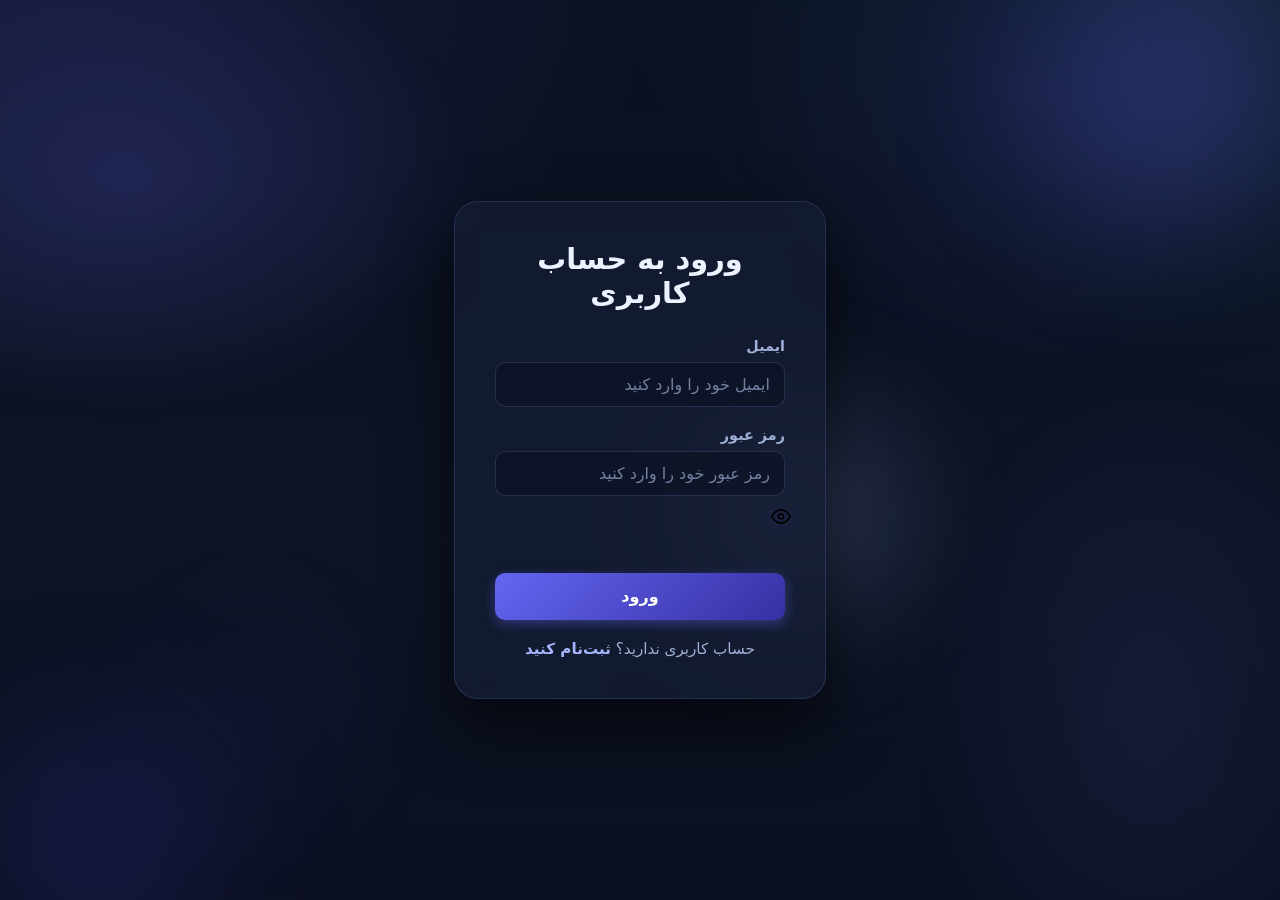
<file: site/super_admin/dashboard.html>
<!DOCTYPE html>
<html lang="fa" dir="rtl">
<head>
  <meta charset="UTF-8" />
  <meta name="viewport" content="width=device-width, initial-scale=1.0" />
  <title>داشبورد سوپر ادمین</title>
    <link rel="icon" type="image/svg+xml" href="data:image/svg+xml,%3Csvg xmlns='http://www.w3.org/2000/svg' viewBox='0 0 32 32'%3E%3Crect width='32' height='32' rx='6' fill='%234338ca'/%3E%3Cpath d='M16 6l3.09 6.26L26 13.27l-5 4.87 1.18 6.88L16 19.77l-6.18 3.25L11 16.14 6 11.27l6.91-1.01L16 6z' fill='white'/%3E%3C/svg%3E"/>


  <link rel="stylesheet" href="style.css" />
  <link rel="stylesheet" href="../animations.css" />
  <link rel="stylesheet" href="../premium.css">
  </head>
<body class="dark">
<header class="navbar">
    <div class="navbar-container">
      <a href="../index.html" class="navbar-logo">
        <span class="logo-icon"><svg class="icon" viewBox="0 0 24 24" width="24" height="24" fill="currentColor" aria-hidden="true"><path d="M12 2l3.09 6.26L22 9.27l-5 4.87 1.18 6.88L12 17.77l-6.18 3.25L7 14.14 2 9.27l6.91-1.01L12 2z"/></svg></span>
        <span>داشبورد سوپر ادمین</span>
      </a>
      <nav class="navbar-menu">
        <a href="../index.html" class="nav-link">خانه</a>
        <a href="../super_admin/dashboard.html" class="nav-link active">داشبورد</a>
        <a href="../admin/dashboard.html" class="nav-link">ادمین‌ها</a>
        <button id="logoutBtn" type="button" class="logout-btn">خروج</button>
      </nav>
    </div>
  </header>

  <main class="dashboard-main">
    <div class="dashboard-grid">
      <section class="dashboard-card">
        <h2><svg class="icon" viewBox="0 0 24 24" width="20" height="20" fill="none" stroke="currentColor" stroke-width="2" stroke-linecap="round" stroke-linejoin="round" aria-hidden="true"><path d="M12 22s8-4 8-10V5l-8-3-8 3v7c0 6 8 10 8 10z"/></svg> مدیریت نقش‌ها</h2>
        <div id="rolesPanel" class="orders-list"></div>
      </section>

      <section class="dashboard-card">
        <h2><svg class="icon" viewBox="0 0 24 24" width="20" height="20" fill="none" stroke="currentColor" stroke-width="2" stroke-linecap="round" stroke-linejoin="round" aria-hidden="true"><polyline points="20 6 9 17 4 12"/></svg> تایید مدارک</h2>
        <div id="approvalPanel" class="orders-list"></div>
      </section>

      <section class="dashboard-card">
        <h2><svg class="icon" viewBox="0 0 24 24" width="20" height="20" fill="none" stroke="currentColor" stroke-width="2" stroke-linecap="round" stroke-linejoin="round" aria-hidden="true"><circle cx="12" cy="12" r="3"/><path d="M19.4 15a1.65 1.65 0 0 0 .33 1.82l.06.06a2 2 0 0 1 0 2.83 2 2 0 0 1-2.83 0l-.06-.06a1.65 1.65 0 0 0-1.82-.33 1.65 1.65 0 0 0-1 1.51V21a2 2 0 0 1-2 2 2 2 0 0 1-2-2v-.09A1.65 1.65 0 0 0 9 19.4a1.65 1.65 0 0 0-1.82.33l-.06.06a2 2 0 0 1-2.83 0 2 2 0 0 1 0-2.83l.06-.06A1.65 1.65 0 0 0 4.68 15a1.65 1.65 0 0 0-1.51-1H3a2 2 0 0 1-2-2 2 2 0 0 1 2-2h.09A1.65 1.65 0 0 0 4.6 9a1.65 1.65 0 0 0-.33-1.82l-.06-.06a2 2 0 0 1 0-2.83 2 2 0 0 1 2.83 0l.06.06A1.65 1.65 0 0 0 9 4.68a1.65 1.65 0 0 0 1-1.51V3a2 2 0 0 1 2-2 2 2 0 0 1 2 2v.09a1.65 1.65 0 0 0 1 1.51 1.65 1.65 0 0 0 1.82-.33l.06-.06a2 2 0 0 1 2.83 0 2 2 0 0 1 0 2.83l-.06.06a1.65 1.65 0 0 0-.33 1.82V9a1.65 1.65 0 0 0 1.51 1H21a2 2 0 0 1 2 2 2 2 0 0 1-2 2h-.09a1.65 1.65 0 0 0-1.51 1z"/></svg> تنظیمات سایت</h2>
        <form id="siteSettingsForm" class="add-form">
          <input type="text" id="siteTitle" placeholder="عنوان سایت" />
          <input type="text" id="siteDesc" placeholder="توضیحات سایت" />
          <button type="submit" class="hero-btn primary">ذخیره تنظیمات</button>
        </form>
      </section>

      <section class="dashboard-card">
        <h2><svg class="icon" viewBox="0 0 24 24" width="20" height="20" fill="none" stroke="currentColor" stroke-width="2" stroke-linecap="round" stroke-linejoin="round" aria-hidden="true"><path d="M17 21v-2a4 4 0 0 0-4-4H5a4 4 0 0 0-4 4v2"/><circle cx="9" cy="7" r="4"/><path d="M23 21v-2a4 4 0 0 0-3-3.87"/><path d="M16 3.13a4 4 0 0 1 0 7.75"/></svg> همه کاربران</h2>
        <div id="allUsersList" class="orders-list"></div>
      </section>
    </div>
  </main>

  <script src="../data.js"></script>

  <script src="dashboard.js"></script>
  <script src="../animations.js"></script>
</body>
</html>
</file>
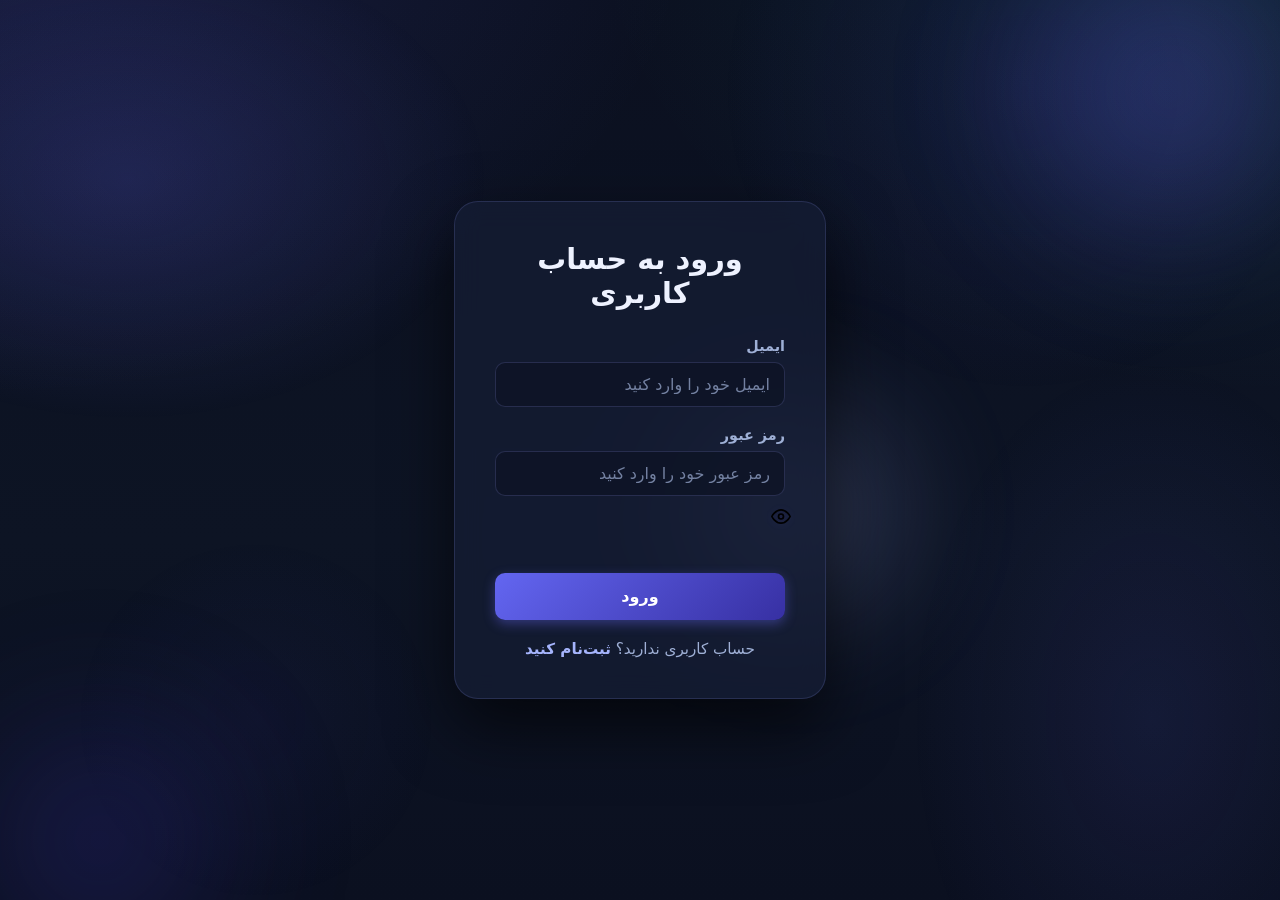
<file: site/user/dashboard.html>
<!DOCTYPE html>
<html lang="fa" dir="rtl">
<head>
  <meta charset="UTF-8" />
  <meta name="viewport" content="width=device-width, initial-scale=1.0" />
  <title>داشبورد کاربری</title>
    <link rel="icon" type="image/svg+xml" href="data:image/svg+xml,%3Csvg xmlns='http://www.w3.org/2000/svg' viewBox='0 0 32 32'%3E%3Crect width='32' height='32' rx='6' fill='%234338ca'/%3E%3Cpath d='M16 6l3.09 6.26L26 13.27l-5 4.87 1.18 6.88L16 19.77l-6.18 3.25L11 16.14 6 11.27l6.91-1.01L16 6z' fill='white'/%3E%3C/svg%3E"/>

  <link rel="stylesheet" href="style.css" />
  <link rel="stylesheet" href="../animations.css" />
  <link rel="stylesheet" href="../premium.css">
  </head>
<body class="dark">
<header class="navbar">
    <div class="navbar-container">
      <a href="../index.html" class="navbar-logo">
        <span class="logo-icon"><svg class="icon" viewBox="0 0 24 24" width="24" height="24" fill="currentColor" aria-hidden="true"><path d="M12 2l3.09 6.26L22 9.27l-5 4.87 1.18 6.88L12 17.77l-6.18 3.25L7 14.14 2 9.27l6.91-1.01L12 2z"/></svg></span>
        <span>داشبورد من</span>
      </a>
      <nav class="navbar-menu">
        <a href="../index.html" class="nav-link">خانه</a>
        <a href="../user/dashboard.html" class="nav-link active">داشبورد</a>
        <a href="../products/products.html" class="nav-link">محصولات</a>
        <a href="../blog/blog.html" class="nav-link">وبلاگ</a>
        <a href="../cart/cart.html" class="cart-btn" aria-label="سبد خرید">
          <svg class="icon" viewBox="0 0 24 24" width="20" height="20" fill="none" stroke="currentColor" stroke-width="2" stroke-linecap="round" stroke-linejoin="round" aria-hidden="true"><circle cx="9" cy="21" r="1"/><circle cx="20" cy="21" r="1"/><path d="M1 1h4l2.68 13.39a2 2 0 0 0 2 1.61h9.72a2 2 0 0 0 2-1.61L23 6H6"/></svg>
          <span id="cartCount" class="cart-badge hidden">۰</span>
        </a>
        <button id="logoutBtn" type="button" class="logout-btn">خروج</button>
      </nav>
    </div>
  </header>

  <main class="dashboard-main">
    <div class="profile-header">
      <div class="profile-avatar"><svg class="icon" viewBox="0 0 24 24" width="20" height="20" fill="none" stroke="currentColor" stroke-width="2" stroke-linecap="round" stroke-linejoin="round" aria-hidden="true"><path d="M20 21v-2a4 4 0 0 0-4-4H8a4 4 0 0 0-4 4v2"/><circle cx="12" cy="7" r="4"/></svg></div>
      <div class="profile-info">
        <h1 id="userName">کاربر</h1>
        <p id="userEmail">پست الکترونیک</p>
      </div>
    </div>

    <div class="dashboard-grid">
      <section class="dashboard-card">
        <h2><svg class="icon" viewBox="0 0 24 24" width="20" height="20" fill="none" stroke="currentColor" stroke-width="2" stroke-linecap="round" stroke-linejoin="round" aria-hidden="true"><path d="M16.5 9.4l-9-5.19M21 16V8a2 2 0 0 0-1-1.73l-7-4a2 2 0 0 0-2 0l-7 4A2 2 0 0 0 3 8v8a2 2 0 0 0 1 1.73l7 4a2 2 0 0 0 2 0l7-4A2 2 0 0 0 21 16z"/><polyline points="3.27 6.96 12 12.01 20.73 6.96"/><line x1="12" y1="22.08" x2="12" y2="12"/></svg> سفارشات قبلی</h2>
        <div id="ordersList" class="orders-list"></div>
        <p id="noOrders" class="empty-msg">هنوز سفارشی ثبت نکرده‌اید.</p>
      </section>

      <section class="dashboard-card">
        <h2><svg class="icon" viewBox="0 0 24 24" width="20" height="20" fill="none" stroke="currentColor" stroke-width="2" stroke-linecap="round" stroke-linejoin="round" aria-hidden="true"><path d="M20.84 4.61a5.5 5.5 0 0 0-7.78 0L12 5.67l-1.06-1.06a5.5 5.5 0 0 0-7.78 7.78l1.06 1.06L12 21.23l7.78-7.78 1.06-1.06a5.5 5.5 0 0 0 0-7.78z"/></svg> علاقه‌مندی‌ها</h2>
        <div class="tabs">
          <button class="tab-btn active" data-tab="wishlist-products">محصولات</button>
          <button class="tab-btn" data-tab="wishlist-blogs">وبلاگ‌ها</button>
        </div>
        <div id="wishlist-products" class="tab-content active">
          <p class="wishlist-header"><svg class="icon" viewBox="0 0 24 24" width="20" height="20" fill="none" stroke="currentColor" stroke-width="2" stroke-linecap="round" stroke-linejoin="round" aria-hidden="true"><path d="M16 4h2a2 2 0 0 1 2 2v14a2 2 0 0 1-2 2H6a2 2 0 0 1-2-2V6a2 2 0 0 1 2-2h2"/><rect x="8" y="2" width="8" height="4" rx="1" ry="1"/></svg> محصولات مورد علاقه من</p>
          <div id="wishlistProducts" class="wishlist-grid"></div>
          <p id="noProductWish" class="empty-msg">محصولی در علاقه‌مندی‌ها نیست.</p>
        </div>
        <div id="wishlist-blogs" class="tab-content">
          <p class="wishlist-header"><svg class="icon" viewBox="0 0 24 24" width="20" height="20" fill="none" stroke="currentColor" stroke-width="2" stroke-linecap="round" stroke-linejoin="round" aria-hidden="true"><path d="M16 4h2a2 2 0 0 1 2 2v14a2 2 0 0 1-2 2H6a2 2 0 0 1-2-2V6a2 2 0 0 1 2-2h2"/><rect x="8" y="2" width="8" height="4" rx="1" ry="1"/></svg> وبلاگ‌های مورد علاقه من</p>
          <div id="wishlistBlogs" class="wishlist-grid"></div>
          <p id="noBlogWish" class="empty-msg">مطلبی در علاقه‌مندی‌ها نیست.</p>
        </div>
      </section>

      <section class="dashboard-card">
        <h2><svg class="icon" viewBox="0 0 24 24" width="20" height="20" fill="none" stroke="currentColor" stroke-width="2" stroke-linecap="round" stroke-linejoin="round" aria-hidden="true"><circle cx="9" cy="21" r="1"/><circle cx="20" cy="21" r="1"/><path d="M1 1h4l2.68 13.39a2 2 0 0 0 2 1.61h9.72a2 2 0 0 0 2-1.61L23 6H6"/></svg> سبد خرید</h2>
        <div id="dashCartList" class="dash-cart-list"></div>
        <p id="noCartItems" class="empty-msg">سبد خرید شما خالی است.</p>
        <div id="dashCartSummary" class="dash-cart-summary hidden">
          <div class="summary-line">
            <span>جمع کل</span>
            <span id="dashCartTotal">۰ تومان</span>
          </div>
          <a href="../cart/cart.html" class="hero-btn primary" style="margin-top:12px;display:inline-block;">مشاهده سبد خرید</a>
        </div>
      </section>
    </div>
  </main>

  <script src="../data.js"></script>

  <script src="dashboard.js"></script>
  <script src="../animations.js"></script>
</body>
</html>
</file>
<file: site/style.css>
/* ============================================
   آریا استور — Aurora Indigo Theme
   Light airy surfaces + indigo / teal accents
   ============================================ */

* {
    margin: 0;
    padding: 0;
    box-sizing: border-box;
    font-family: "Segoe UI", Tahoma, "IRANSans", "Vazirmatn", "DejaVu Sans", sans-serif;
}

:root {
    --bg: #0b1020;
    --surface: #151d34;
    --text: #eef2ff;
    --text-muted: #9fb0d6;
    --border: rgba(148, 163, 255, 0.18);
    --primary: #6366f1;
    --primary-hover: #818cf8;
    --secondary: #4f46e5;
    --accent: #2dd4bf;
    --danger: #fb7185;
    --shadow: rgba(0, 0, 0, 0.45);
    --shadow-hover: rgba(0, 0, 0, 0.6);
    --input-bg: rgba(15, 21, 38, 0.85);
    --focus-ring: rgba(99, 102, 241, 0.3);
    --primary-glow: rgba(99, 102, 241, 0.28);
    --accent-glow: rgba(45, 212, 191, 0.3);
    --gradient-1: linear-gradient(135deg, #6366f1, #4338ca);
    --gradient-2: linear-gradient(135deg, #4f46e5, #3730a3);
    --gradient-3: linear-gradient(135deg, #2dd4bf, #4f46e5);
    --gradient-gold: linear-gradient(135deg, #2dd4bf, #0f766e);
    --gradient-cyan: linear-gradient(135deg, #6366f1, #4338ca);
    --gradient-rose: linear-gradient(135deg, #4f46e5, #3730a3);
    --glass-bg: rgba(21, 29, 52, 0.62);
    --glass-border: rgba(148, 163, 255, 0.16);
}

body {
    background: linear-gradient(to bottom, #0f1626 0%, #0b1020 55%, #111a2e 100%);
    background-size: 100% 100%;
    background-attachment: fixed;
    color: #eef2ff;
    line-height: 1.7;
    -webkit-font-smoothing: antialiased;
    -moz-osx-font-smoothing: grayscale;
    text-rendering: optimizeLegibility;
    transition: background-color 0.3s, color 0.3s;
    min-height: 100vh;
    position: relative;
    overflow-x: hidden;
}

body.dark {
    --bg: #0b1020;
    --surface: #151d34;
    --text: #eef2ff;
    --text-muted: #9fb0d6;
    --border: rgba(148, 163, 255, 0.18);
    --primary: #6366f1;
    --primary-hover: #818cf8;
    --secondary: #4f46e5;
    --accent: #2dd4bf;
    --danger: #fb7185;
    --shadow: rgba(0, 0, 0, 0.45);
    --shadow-hover: rgba(0, 0, 0, 0.6);
    --input-bg: rgba(15, 21, 38, 0.85);
    --focus-ring: rgba(99, 102, 241, 0.3);
    --primary-glow: rgba(99, 102, 241, 0.28);
    --accent-glow: rgba(45, 212, 191, 0.3);
    --gradient-1: linear-gradient(135deg, #6366f1, #4338ca);
    --gradient-2: linear-gradient(135deg, #4f46e5, #3730a3);
    --gradient-3: linear-gradient(135deg, #2dd4bf, #4f46e5);
    --glass-bg: rgba(21, 29, 52, 0.62);
    --glass-border: rgba(148, 163, 255, 0.16);

    background: linear-gradient(to bottom, #0f1626 0%, #0b1020 55%, #111a2e 100%);
    background-size: 100% 100%;
    background-attachment: fixed;
    color: #eef2ff;
}

/* Soft rose glow blobs behind content */
body::before {
    content: '';
    position: fixed;
    inset: 0;
    background:
        radial-gradient(ellipse 600px 400px at 10% 20%, rgba(79, 70, 229, 0.16) 0%, transparent 60%),
        radial-gradient(ellipse 500px 500px at 80% 10%, rgba(67, 56, 202, 0.14) 0%, transparent 60%),
        radial-gradient(ellipse 400px 600px at 90% 80%, rgba(45, 212, 191, 0.08) 0%, transparent 60%),
        radial-gradient(ellipse 300px 300px at 20% 80%, rgba(49, 46, 129, 0.12) 0%, transparent 60%);
    pointer-events: none;
    z-index: -1;
}

/* Scrollbar */
::-webkit-scrollbar { width: 8px; }
::-webkit-scrollbar-track { background: transparent; }
::-webkit-scrollbar-thumb { background: rgba(67, 56, 202, 0.4); border-radius: 4px; }
::-webkit-scrollbar-thumb:hover { background: rgba(67, 56, 202, 0.6); }

/* ===== Navbar ===== */
.navbar {
    background: rgba(24, 32, 58, 0.85);
    backdrop-filter: blur(16px);
    -webkit-backdrop-filter: blur(16px);
    border-bottom: 1px solid rgba(99, 102, 241, 0.18);
    position: sticky;
    top: 0;
    z-index: 100;
    box-shadow: 0 1px 12px rgba(15, 23, 42, 0.06);
    transition: transform 0.4s ease, box-shadow 0.4s ease, background-color 0.4s ease;
}

.navbar.navbar-hidden {
    transform: translateY(-110%);
}

.navbar.navbar-shrunk {
    box-shadow: 0 2px 18px rgba(15, 23, 42, 0.1);
}

.navbar-container {
    max-width: 1200px;
    margin: 0 auto;
    padding: 14px 20px;
    display: flex;
    align-items: center;
    justify-content: space-between;
    gap: 16px;
}

.navbar-logo {
    display: flex;
    align-items: center;
    gap: 10px;
    font-size: 1.25rem;
    font-weight: bold;
    color: #312e81;
    text-decoration: none;
}

body.dark .navbar-logo { color: #6366f1; }

.logo-icon {
    width: 36px;
    height: 36px;
    display: flex;
    align-items: center;
    justify-content: center;
    background: linear-gradient(135deg, #4338ca, #3730a3, #0f766e);
    color: #fff;
    border-radius: 10px;
    font-size: 1rem;
}

.navbar-menu {
    display: flex;
    align-items: center;
    gap: 24px;
}

.menu {
    list-style: none;
    display: flex;
    gap: 8px;
}

.menu a {
    color: #cbd5f5;
    text-decoration: none;
    padding: 10px 16px;
    border-radius: 10px;
    font-weight: 500;
    transition: background-color 0.3s ease, color 0.3s ease, transform 0.2s ease;
}

body.dark .menu a { color: #eef2ff; }

.menu a:hover,
.menu a.active {
    color: #4338ca;
    background-color: rgba(67, 56, 202, 0.1);
    transform: scale(1.02);
}

body.dark .menu a:hover,
body.dark .menu a.active { color: #6366f1; }

#authArea {
    display: flex;
    align-items: center;
    gap: 8px;
}

.login-btn {
    display: flex;
    align-items: center;
    gap: 8px;
    padding: 10px 16px;
    font-size: 0.95rem;
    font-weight: 600;
    color: #fff;
    text-decoration: none;
    background: var(--gradient-1);
    border: none;
    border-radius: 10px;
    cursor: pointer;
    transition: transform 0.3s ease, box-shadow 0.3s ease;
}

.login-btn:hover {
    transform: translateY(-2px);
    box-shadow: 0 6px 16px rgba(67, 56, 202, 0.35);
}

.login-icon { font-size: 1.1rem; line-height: 1; }

.user-chip {
    cursor: default;
    background: var(--surface);
    color: #312e81;
    border: 1px solid var(--border);
}

.logout-btn {
    background: transparent;
    color: var(--danger);
    border: 1.5px solid var(--danger);
    padding: 9px 14px;
}

.logout-btn:hover {
    background: var(--danger);
    color: #fff;
    box-shadow: 0 4px 12px rgba(220, 38, 38, 0.25);
}

.theme-btn {
    padding: 10px 14px;
    font-size: 1.1rem;
    background: var(--input-bg);
    border: 1px solid var(--border);
    border-radius: 10px;
    cursor: pointer;
    color: #312e81;
    transition: transform 0.3s ease, background-color 0.3s ease, box-shadow 0.3s ease;
}

body.dark .theme-btn { color: #6366f1; }

.theme-btn:hover {
    transform: scale(1.05);
    background-color: var(--focus-ring);
    box-shadow: 0 0 12px var(--focus-ring);
}

.menu-toggle {
    display: none;
    flex-direction: column;
    gap: 5px;
    background: none;
    border: none;
    cursor: pointer;
    padding: 6px;
}

.menu-toggle span {
    width: 24px;
    height: 3px;
    background-color: #312e81;
    border-radius: 2px;
    transition: transform 0.3s, opacity 0.3s;
}

.menu-toggle.open span:nth-child(1) { transform: translateY(8px) rotate(45deg); }
.menu-toggle.open span:nth-child(2) { opacity: 0; }
.menu-toggle.open span:nth-child(3) { transform: translateY(-8px) rotate(-45deg); }

/* ===== Layout ===== */
.container {
    max-width: 1200px;
    margin: 0 auto;
    padding: 0 20px;
    position: relative;
    z-index: 1;
}

.section {
    padding: 60px 0;
    position: relative;
    z-index: 1;
}

.section-header {
    text-align: center;
    margin-bottom: 32px;
}

.section-header h2 {
    font-size: 2rem;
    margin-bottom: 10px;
    color: #312e81;
    position: relative;
    display: inline-block;
    padding-bottom: 12px;
}

body.dark .section-header h2 { color: #6366f1; }

.section-header h2::after {
    content: "";
    position: absolute;
    left: 50%;
    bottom: 0;
    transform: translateX(-50%);
    width: 56px;
    height: 4px;
    border-radius: 4px;
    background: var(--gradient-1);
}

.section-subtitle {
    color: #8ea0c4;
    font-size: 0.95rem;
    line-height: 1.6;
}

body.dark .section-subtitle { color: #9fb0d6; }

.section-footer {
    text-align: center;
    margin-top: 32px;
}

/* ===== Cards ===== */
.about-card {
    width: 100%;
    max-width: 960px;
    margin: 0 auto;
    background: rgba(24, 32, 58, 0.72);
    border: 1px solid rgba(67, 56, 202, 0.14);
    border-radius: 20px;
    padding: 40px;
    box-shadow: 0 8px 32px rgba(55, 48, 163, 0.10), inset 0 1px 0 rgba(255, 255, 255, 0.5);
    backdrop-filter: blur(18px) saturate(150%);
    -webkit-backdrop-filter: blur(18px) saturate(150%);
    color: #cbd5f5;
    transition: transform 0.3s ease, box-shadow 0.3s ease, background 0.3s ease;
}

body.dark .about-card {
    background: rgba(24, 32, 58, 0.6);
    border-color: rgba(99, 102, 241, 0.18);
    box-shadow: 0 8px 32px rgba(0, 0, 0, 0.35), inset 0 1px 0 rgba(99, 102, 241, 0.15);
    color: #eef2ff;
}

.about-card:hover {
    transform: translateY(-5px);
    box-shadow: 0 12px 40px rgba(55, 48, 163, 0.18);
}

body.dark .about-card:hover { box-shadow: 0 12px 40px rgba(0, 0, 0, 0.5); }

.featured-grid, .services-grid, .blog-grid, .quick-links {
    display: grid;
    gap: 20px;
}

.featured-grid, .blog-grid, .quick-links {
    grid-template-columns: repeat(auto-fit, minmax(280px, 1fr));
}

.services-grid {
    grid-template-columns: repeat(auto-fit, minmax(250px, 1fr));
}

.featured-card, .service-item, .blog-card, .quick-link, .feature-item {
    background: rgba(24, 32, 58, 0.8);
    border: 1px solid rgba(67, 56, 202, 0.14);
    border-radius: 16px;
    padding: 24px;
    transition: transform 0.3s ease, box-shadow 0.3s ease, background 0.3s ease, border-color 0.3s ease;
    backdrop-filter: blur(12px);
    -webkit-backdrop-filter: blur(12px);
    box-shadow: 0 4px 16px rgba(55, 48, 163, 0.08);
    color: #cbd5f5;
}

body.dark .featured-card, body.dark .service-item, body.dark .blog-card,
body.dark .quick-link, body.dark .feature-item {
    background: rgba(24, 32, 58, 0.6);
    border-color: rgba(99, 102, 241, 0.16);
    color: #eef2ff;
}

.featured-card:hover, .service-item:hover, .blog-card:hover, .quick-link:hover, .feature-item:hover {
    transform: translateY(-8px) scale(1.02);
    border-color: rgba(67, 56, 202, 0.35);
    box-shadow: 0 12px 30px rgba(55, 48, 163, 0.18);
}

body.dark .featured-card:hover, body.dark .service-item:hover, body.dark .blog-card:hover,
body.dark .quick-link:hover, body.dark .feature-item:hover {
    box-shadow: 0 12px 30px rgba(0, 0, 0, 0.5);
}

.featured-card h3, .service-item h3, .blog-card h3, .feature-item h3 {
    color: #312e81;
    margin-bottom: 8px;
}

body.dark .featured-card h3, body.dark .service-item h3,
body.dark .blog-card h3, body.dark .feature-item h3 { color: #6366f1; }

.featured-card p, .service-item p, .blog-card p {
    color: #1a2440;
    font-size: 0.95rem;
}

body.dark .featured-card p, body.dark .service-item p, body.dark .blog-card p { color: #9fb0d6; }

.featured-price {
    display: inline-block;
    margin-top: 12px;
    padding: 6px 16px;
    background: linear-gradient(135deg, rgba(67, 56, 202, 0.12), rgba(13, 148, 136, 0.14));
    border: 1px solid rgba(67, 56, 202, 0.18);
    border-radius: 20px;
    color: #312e81;
    font-weight: 600;
}

body.dark .featured-price { color: #a5b4fc; }

.feature-icon {
    font-size: 2rem;
    margin-bottom: 12px;
    display: flex;
    align-items: center;
    justify-content: center;
    width: 44px;
    height: 44px;
    padding: 10px;
    border-radius: 14px;
    background: linear-gradient(135deg, rgba(67, 56, 202, 0.12), rgba(13, 148, 136, 0.10));
    color: #4338ca;
    box-shadow: 0 4px 16px rgba(67, 56, 202, 0.15);
}

.feature-icon .icon { width: 22px; height: 22px; }

.featured-card:nth-child(1) .feature-icon { color: #4338ca; }
.featured-card:nth-child(2) .feature-icon { color: #0f766e; }
.featured-card:nth-child(3) .feature-icon { color: #3730a3; }

.blog-date {
    display: inline-block;
    font-size: 0.8rem;
    color: #8ea0c4;
    background: rgba(67, 56, 202, 0.07);
    border: 1px solid rgba(67, 56, 202, 0.12);
    border-radius: 20px;
    padding: 4px 12px;
    margin-bottom: 10px;
}

body.dark .blog-date { color: #9fb0d6; }

.blog-link {
    color: #4338ca;
    text-decoration: none;
    font-weight: 600;
    display: inline-block;
    transition: color 0.3s ease, transform 0.2s ease;
}

.blog-link:hover { color: #3730a3; transform: translateX(-4px); }

body.dark .blog-link { color: #6366f1; }

.quick-link {
    display: flex;
    align-items: center;
    gap: 12px;
    text-decoration: none;
    color: #cbd5f5;
    font-weight: 600;
    padding: 20px;
}

body.dark .quick-link { color: #eef2ff; }

.quick-link .feature-icon { margin-bottom: 0; width: 40px; height: 40px; }

.about-section,
.contact-section { display: flex; justify-content: center; }

.about-text {
    color: #1a2440;
    font-size: 1.05rem;
    line-height: 1.8;
    text-align: center;
    max-width: 800px;
    margin: 0 auto 32px;
}

body.dark .about-text { color: #9fb0d6; }

.about-features {
    display: grid;
    grid-template-columns: repeat(auto-fit, minmax(250px, 1fr));
    gap: 20px;
    margin-top: 32px;
}

.feature-item { text-align: center; }

.feature-item h3 { font-size: 1rem; margin-bottom: 8px; }

.feature-item p {
    font-size: 0.85rem;
    line-height: 1.5;
    color: #8ea0c4;
}

body.dark .feature-item p { color: #9fb0d6; }

.tech-tags {
    display: flex;
    gap: 12px;
    justify-content: center;
    flex-wrap: wrap;
    margin-top: 24px;
}

.tag {
    padding: 8px 16px;
    background: rgba(67, 56, 202, 0.08);
    border: 1px solid rgba(67, 56, 202, 0.2);
    border-radius: 20px;
    color: #312e81;
    font-size: 0.9rem;
    transition: transform 0.3s ease, background 0.3s ease;
}

body.dark .tag { color: #a5b4fc; }

.tag:hover {
    transform: translateY(-3px);
    background: rgba(67, 56, 202, 0.15);
}

/* ===== Hero ===== */
.hero-section {
    display: flex;
    justify-content: center;
    align-items: center;
    min-height: 80vh;
    padding: 40px 20px;
    position: relative;
    z-index: 1;
    background: linear-gradient(135deg, #4338ca 0%, #312e81 100%);
    color: #fff;
}

body.dark .hero-section {
    background: linear-gradient(135deg, #0b1020 0%, #111a2e 100%);
}

.hero-card {
    width: 100%;
    max-width: 720px;
    text-align: center;
    background: rgba(24, 32, 58, 0.12);
    border: 1px solid rgba(255, 255, 255, 0.35);
    border-radius: 24px;
    padding: 60px 40px;
    box-shadow: 0 8px 32px rgba(30, 27, 75, 0.35), inset 0 1px 0 rgba(255, 255, 255, 0.2);
    backdrop-filter: blur(24px) saturate(160%);
    -webkit-backdrop-filter: blur(24px) saturate(160%);
    transition: transform 0.3s ease, box-shadow 0.3s ease, background 0.3s ease;
    color: #fff;
    position: relative;
    overflow: hidden;
}

.hero-card::before {
    content: '';
    position: absolute;
    top: 0; left: 0; right: 0;
    height: 1px;
    background: linear-gradient(90deg, transparent, rgba(24, 32, 58, 0.6), transparent);
}

.hero-card:hover {
    transform: translateY(-8px) scale(1.02);
    box-shadow: 0 12px 40px rgba(30, 27, 75, 0.45), inset 0 1px 0 rgba(255, 255, 255, 0.3);
    background: rgba(24, 32, 58, 0.18);
}

.hero-card h1 { color: #fff; }
.hero-text { color: #fff; max-width: 520px; margin: 0 auto 16px; }

body.dark .hero-card h1 { color: #fff; }

.hero-badge {
    display: inline-block;
    padding: 8px 20px;
    background: rgba(24, 32, 58, 0.18);
    border: 1px solid rgba(255, 255, 255, 0.4);
    border-radius: 20px;
    font-size: 0.9rem;
    margin-bottom: 20px;
    backdrop-filter: blur(10px);
    color: #fff;
    font-weight: 600;
}

.hero-actions {
    display: flex;
    justify-content: center;
    gap: 12px;
    flex-wrap: wrap;
    margin-top: 8px;
}

.hero-btn {
    padding: 12px 24px;
    font-size: 16px;
    font-weight: 600;
    border-radius: 10px;
    cursor: pointer;
    text-decoration: none;
    border: none;
    transition: transform 0.3s ease, box-shadow 0.3s ease, background 0.3s ease;
}

.hero-btn.primary {
    background: linear-gradient(135deg, #eef2ff, #fde68a);
    color: #312e81;
}

.hero-btn.primary:hover {
    transform: translateY(-2px) scale(1.02);
    box-shadow: 0 6px 20px rgba(30, 27, 75, 0.4);
    background: linear-gradient(135deg, #ffffff, #ccfbf1);
}

.hero-btn.secondary {
    background: transparent;
    color: #fff;
    border: 1px solid rgba(255, 255, 255, 0.4);
}

.hero-btn.secondary:hover {
    transform: translateY(-2px) scale(1.02);
    box-shadow: 0 6px 20px rgba(30, 27, 75, 0.3);
    background: rgba(24, 32, 58, 0.15);
}

.glow-ring::after {
    border-top-color: rgba(255, 255, 255, 0.65);
    border-right-color: rgba(165, 180, 252, 0.5);
}

/* ===== Text utilities ===== */
.text {
    font-size: 16px;
    line-height: 1.5;
    color: #1a2440;
    background: rgba(24, 32, 58, 0.5);
    border: 1px solid rgba(67, 56, 202, 0.12);
    padding: 10px;
    box-shadow: 0 1px 3px rgba(55, 48, 163, 0.08);
    margin-bottom: 12px;
    border-radius: 6px;
}

body.dark .text {
    color: #eef2ff;
    background: rgba(24, 32, 58, 0.5);
    border-color: rgba(99, 102, 241, 0.2);
}

.time { color: #8ea0c4; margin-bottom: 16px; }
body.dark .time { color: #9fb0d6; }

.plain-heading-dark { color: #312e81; }
body.dark .plain-heading-dark { color: #6366f1; }

.greeting-s0 { color: #312e81; }
.greeting-s1 { color: #4338ca; font-weight: 700; }
.greeting-s2 { color: #0f766e; font-weight: 600; font-style: italic; }
.text-s0 { color: #cbd5f5; }
.text-s1 { color: #312e81; font-weight: 700; }
.text-s2 { color: #8ea0c4; font-weight: 600; font-style: italic; }

body.dark .greeting-s0 { color: #a5b4fc; }
body.dark .greeting-s1 { color: #6366f1; }
body.dark .greeting-s2 { color: #2dd4bf; }
body.dark .text-s0 { color: #eef2ff; }
body.dark .text-s1 { color: #a5b4fc; }
body.dark .text-s2 { color: #9fb0d6; }

/* ===== SVG gradient defs (icons painted with url(#gN)) ===== */
#g1 stop:first-child { stop-color: #4338ca; } #g1 stop:last-child { stop-color: #312e81; }
#g2 stop:first-child { stop-color: #4f46e5; } #g2 stop:last-child { stop-color: #3730a3; }
#g3 stop:first-child { stop-color: #4338ca; } #g3 stop:nth-child(2) { stop-color: #4f46e5; } #g3 stop:last-child { stop-color: #312e81; }
#g4 stop:first-child { stop-color: #6366f1; } #g4 stop:last-child { stop-color: #312e81; }
#g5 stop:first-child { stop-color: #0d9488; } #g5 stop:last-child { stop-color: #0f766e; }
#g6 stop:first-child { stop-color: #4f46e5; } #g6 stop:last-child { stop-color: #3730a3; }
#g7 stop:first-child { stop-color: #2dd4bf; } #g7 stop:last-child { stop-color: #0f766e; }
#g8 stop:first-child { stop-color: #4f46e5; } #g8 stop:last-child { stop-color: #4338ca; }
#g9 stop:first-child { stop-color: #ffffff; } #g9 stop:last-child { stop-color: #fde68a; }
#g10 stop:first-child { stop-color: #ffffff; } #g10 stop:last-child { stop-color: #c7d2fe; }
#g11 stop:first-child { stop-color: #a5b4fc; } #g11 stop:last-child { stop-color: #4f46e5; }
#g12 stop:first-child { stop-color: #6366f1; } #g12 stop:last-child { stop-color: #4338ca; }

/* ===== Gradient text ===== */
.text-rainbow {
    background: linear-gradient(135deg, #4f46e5, #4338ca, #0f766e, #6366f1, #3730a3, #4f46e5);
    background-size: 300% 300%;
    -webkit-background-clip: text;
    background-clip: text;
    -webkit-text-fill-color: transparent;
    animation: rainbowText 6s ease infinite;
}

@keyframes rainbowText {
    0% { background-position: 0% 50%; }
    50% { background-position: 100% 50%; }
    100% { background-position: 0% 50%; }
}

/* ===== Orbs color refinement ===== */
.bg-orbs .orb-3 { background: radial-gradient(circle, rgba(99, 102, 241, 0.4), transparent 70%) !important; }

/* ===== Icon shadows ===== */
.icon { filter: drop-shadow(0 1px 3px rgba(67, 56, 202, 0.15)); transition: transform 0.25s ease, filter 0.25s ease; }
.icon:hover { transform: scale(1.15); filter: drop-shadow(0 3px 8px rgba(67, 56, 202, 0.3)); }

.logo-icon svg { fill: url(#g9) !important; stroke: none !important; width: 20px; height: 20px; }

/* ===== Responsive ===== */
@media (max-width: 768px) {
    .menu-toggle { display: flex; }

    .navbar-menu {
        display: none;
        position: absolute;
        top: 100%;
        right: 0;
        left: 0;
        background: rgba(24, 32, 58, 0.97);
        backdrop-filter: blur(16px);
        -webkit-backdrop-filter: blur(16px);
        border-bottom: 1px solid rgba(67, 56, 202, 0.15);
        box-shadow: 0 10px 30px rgba(55, 48, 163, 0.15);
        padding: 16px 20px 20px;
        flex-direction: column;
        align-items: stretch;
        gap: 12px;
    }

    .navbar-menu.open { display: flex; }

    .menu { flex-direction: column; gap: 4px; }
    #authArea { flex-wrap: wrap; }

    body.dark .navbar-menu { background: rgba(24, 32, 58, 0.97); }

    .hero-card { padding: 40px 24px; }
    .about-card { padding: 28px 20px; }
    .section { padding: 40px 0; }
}

@media (max-width: 480px) {
    .hero-card { padding: 32px 18px; }
    .featured-grid, .services-grid, .blog-grid, .quick-links { grid-template-columns: 1fr; }
}

/* ============================================
   NEW LANDING COMPONENTS (dark-only luxury)
   ============================================ */

/* ===== Rotating tagline ===== */
.hero-rotator {
    min-height: 2.6rem;
    margin: 4px auto 12px;
    font-size: 1.5rem;
    font-weight: 700;
    color: #a5b4fc;
    display: flex;
    align-items: center;
    justify-content: center;
    gap: 2px;
}

.rotator-word {
    background: linear-gradient(135deg, #a5b4fc, #2dd4bf);
    -webkit-background-clip: text;
    background-clip: text;
    -webkit-text-fill-color: transparent;
}

.rotator-cursor {
    width: 3px;
    height: 1.9rem;
    border-radius: 2px;
    background: #2dd4bf;
    animation: cursorBlink 0.9s steps(2) infinite;
}

@keyframes cursorBlink {
    0%, 49% { opacity: 1; }
    50%, 100% { opacity: 0; }
}

.rotator-word.swap-out {
    animation: wordOut 0.28s ease forwards;
}

.rotator-word.swap-in {
    animation: wordIn 0.32s ease forwards;
}

@keyframes wordOut {
    to { opacity: 0; transform: translateY(-14px) scale(0.94); filter: blur(4px); }
}

@keyframes wordIn {
    from { opacity: 0; transform: translateY(14px) scale(0.94); filter: blur(4px); }
    to { opacity: 1; transform: translateY(0) scale(1); filter: blur(0); }
}

/* ===== Rotating border (conic) ===== */
.border-spin { position: relative; z-index: 0; }

.border-spin::before {
    content: '';
    position: absolute;
    inset: -2px;
    border-radius: inherit;
    padding: 2px;
    background: conic-gradient(from var(--spin-angle, 0deg), #4f46e5, #2dd4bf, #3730a3, #4f46e5);
    -webkit-mask: linear-gradient(#000 0 0) content-box, linear-gradient(#000 0 0);
    -webkit-mask-composite: xor;
    mask-composite: exclude;
    animation: spinAngle 6s linear infinite;
    z-index: -1;
    pointer-events: none;
}

@property --spin-angle {
    syntax: '<angle>';
    initial-value: 0deg;
    inherits: false;
}

@keyframes spinAngle {
    to { --spin-angle: 360deg; }
}

/* ===== Shine sweep on primary buttons ===== */
.shine-btn {
    position: relative;
    overflow: hidden;
}

.shine-btn::after {
    content: '';
    position: absolute;
    top: 0;
    bottom: 0;
    width: 60%;
    right: -80%;
    background: linear-gradient(105deg, transparent, rgba(24, 32, 58, 0.55), transparent);
    transform: skewX(-18deg);
    animation: shineSweep 3.2s ease-in-out infinite;
    pointer-events: none;
}

@keyframes shineSweep {
    0%, 55% { right: -80%; }
    85%, 100% { right: 130%; }
}

/* ===== Orbit badges around hero ===== */
.orbit-badge {
    position: absolute;
    padding: 8px 16px;
    font-size: 0.82rem;
    font-weight: 600;
    color: #a5b4fc;
    background: rgba(24, 32, 58, 0.75);
    border: 1px solid rgba(99, 102, 241, 0.35);
    border-radius: 999px;
    backdrop-filter: blur(8px);
    -webkit-backdrop-filter: blur(8px);
    box-shadow: 0 6px 18px rgba(0, 0, 0, 0.35);
    white-space: nowrap;
}

.ob-1 { top: 8%; right: -4%; }
.ob-2 { bottom: 22%; left: -6%; }
.ob-3 { top: 18%; left: -8%; }

/* ===== Scroll hint ===== */
.scroll-hint {
    position: absolute;
    bottom: 14px;
    left: 50%;
    transform: translateX(-50%);
    width: 24px;
    height: 40px;
    border: 2px solid rgba(165, 180, 252, 0.5);
    border-radius: 14px;
}

.scroll-hint span {
    position: absolute;
    top: 7px;
    left: 50%;
    width: 4px;
    height: 8px;
    margin-left: -2px;
    border-radius: 4px;
    background: #a5b4fc;
    animation: scrollNudge 1.6s ease-in-out infinite;
}

@keyframes scrollNudge {
    0%, 100% { transform: translateY(0); opacity: 1; }
    70% { transform: translateY(12px); opacity: 0.2; }
}

/* ===== Stats counters ===== */
.stats-grid {
    display: grid;
    grid-template-columns: repeat(auto-fit, minmax(200px, 1fr));
    gap: 18px;
}

.stat-card {
    text-align: center;
    padding: 26px 16px;
    background: rgba(24, 32, 58, 0.65);
    border: 1px solid rgba(99, 102, 241, 0.22);
    border-radius: 18px;
    box-shadow: 0 6px 24px rgba(0, 0, 0, 0.3);
    backdrop-filter: blur(12px);
    -webkit-backdrop-filter: blur(12px);
}

.stat-num {
    display: block;
    font-size: 2.3rem;
    font-weight: 800;
    line-height: 1.2;
    background: linear-gradient(135deg, #a5b4fc, #2dd4bf);
    -webkit-background-clip: text;
    background-clip: text;
    -webkit-text-fill-color: transparent;
}

.stat-label {
    display: block;
    margin-top: 6px;
    color: #9fb0d6;
    font-size: 0.92rem;
}

/* ===== Category chips ===== */
.cat-chips {
    display: flex;
    flex-wrap: wrap;
    justify-content: center;
    gap: 14px;
}

.cat-chip {
    display: inline-flex;
    align-items: center;
    gap: 8px;
    padding: 12px 22px;
    font-weight: 600;
    color: #eef2ff;
    text-decoration: none;
    background: rgba(24, 32, 58, 0.65);
    border: 1px solid rgba(99, 102, 241, 0.25);
    border-radius: 999px;
    transition: transform 0.3s ease, border-color 0.3s ease, box-shadow 0.3s ease, background 0.3s ease;
}

.cat-chip:hover {
    transform: translateY(-4px) scale(1.04);
    border-color: rgba(45, 212, 191, 0.5);
    box-shadow: 0 10px 26px rgba(79, 70, 229, 0.25);
    background: rgba(226, 232, 240, 0.8);
}

.chip-emoji { font-size: 1.2rem; }

/* ===== Discount badge + price row ===== */
.featured-card { position: relative; }

.discount-badge {
    position: absolute;
    top: 14px;
    left: 14px;
    padding: 4px 12px;
    font-size: 0.75rem;
    font-weight: 700;
    color: #fff;
    background: linear-gradient(135deg, #4f46e5, #3730a3);
    border-radius: 999px;
    box-shadow: 0 4px 14px rgba(79, 70, 229, 0.4);
    animation: badgeBob 3s ease-in-out infinite;
}

@keyframes badgeBob {
    0%, 100% { transform: translateY(0) rotate(-2deg); }
    50% { transform: translateY(-4px) rotate(2deg); }
}

.price-row {
    display: flex;
    align-items: center;
    gap: 10px;
    margin-top: 14px;
}

.featured-price.old {
    text-decoration: line-through;
    opacity: 0.55;
    background: none;
    border: none;
    color: #9fb0d6;
    padding: 6px 4px;
}

/* ===== Testimonials ===== */
.testimonial-stage {
    max-width: 720px;
    margin: 0 auto;
    text-align: center;
}

.testimonial-card {
    padding: 36px 32px;
    border-radius: 22px;
    background: rgba(24, 32, 58, 0.7);
    border: 1px solid rgba(99, 102, 241, 0.25);
    box-shadow: 0 10px 36px rgba(0, 0, 0, 0.4);
    backdrop-filter: blur(14px);
    -webkit-backdrop-filter: blur(14px);
}

.testimonial-quote {
    font-size: 1.12rem;
    line-height: 1.9;
    color: #eef2ff;
}

.testimonial-quote.tick {
    animation: quoteTick 0.45s ease;
}

@keyframes quoteTick {
    0% { opacity: 0; transform: translateY(14px) scale(0.98); }
    100% { opacity: 1; transform: translateY(0) scale(1); }
}

.testimonial-author {
    margin-top: 18px;
    color: #a5b4fc;
    font-weight: 600;
}

.t-dots {
    display: flex;
    justify-content: center;
    gap: 8px;
    margin-top: 18px;
}

.t-dots span {
    width: 9px;
    height: 9px;
    border-radius: 50%;
    background: rgba(99, 102, 241, 0.3);
    transition: background 0.3s ease, transform 0.3s ease;
    cursor: pointer;
}

.t-dots span.active {
    background: #2dd4bf;
    transform: scale(1.25);
}

/* ===== FAQ ===== */
.faq-list {
    display: grid;
    gap: 12px;
    max-width: 760px;
    margin: 0 auto;
}

.faq-item {
    background: rgba(24, 32, 58, 0.55);
    border: 1px solid rgba(99, 102, 241, 0.2);
    border-radius: 14px;
    overflow: hidden;
    transition: border-color 0.3s ease;
}

.faq-item[open] {
    border-color: rgba(45, 212, 191, 0.45);
}

.faq-item summary {
    padding: 16px 20px;
    cursor: pointer;
    font-weight: 600;
    color: #a5b4fc;
    list-style: none;
    position: relative;
    transition: color 0.2s ease;
}

.faq-item summary::-webkit-details-marker { display: none; }

.faq-item summary::after {
    content: '+';
    position: absolute;
    left: 18px;
    top: 50%;
    transform: translateY(-50%);
    font-size: 1.3rem;
    color: #2dd4bf;
    transition: transform 0.3s ease;
}

.faq-item[open] summary::after {
    transform: translateY(-50%) rotate(45deg);
}

.faq-item summary:hover { color: #4f46e5; }

.faq-item p {
    padding: 0 20px 18px;
    color: #9fb0d6;
    line-height: 1.8;
}

/* ===== CTA banner ===== */
.cta-banner {
    text-align: center;
    padding: 48px 32px;
    border-radius: 24px;
    background: linear-gradient(135deg, #4f46e5, #312e81);
    border: 1px solid rgba(129, 140, 248, 0.4);
    box-shadow: 0 14px 34px rgba(67, 56, 202, 0.3);
}

.cta-banner h2 {
    font-size: 1.7rem;
    color: #fff;
    margin-bottom: 10px;
}

.cta-banner p {
    color: #a5b4fc;
    margin-bottom: 24px;
}

.big-btn {
    font-size: 1.05rem;
    padding: 14px 34px;
}

/* ===== Footer ===== */
.site-footer {
    position: relative;
    z-index: 1;
    margin-top: 40px;
    padding: 26px 20px 34px;
    border-top: 1px solid rgba(99, 102, 241, 0.15);
    background: rgba(250, 251, 254, 0.6);
}

.footer-inner {
    max-width: 1200px;
    margin: 0 auto;
    display: flex;
    align-items: center;
    justify-content: space-between;
    flex-wrap: wrap;
    gap: 10px;
}

.footer-brand {
    font-weight: 700;
    color: #6366f1;
}

.footer-note { color: #9fb0d6; font-size: 0.9rem; }

/* ===== Responsive tweaks for new pieces ===== */
@media (max-width: 768px) {
    .orbit-badge { display: none; }
    .hero-rotator { font-size: 1.2rem; }
    .stat-num { font-size: 1.8rem; }
    .cta-banner { padding: 36px 20px; }
}


/* ===== Scroll progress bar ===== */
#scrollProgressBar {
    position: fixed;
    top: 0;
    right: 0;
    height: 3px;
    width: 0;
    background: linear-gradient(90deg, #2dd4bf, #4f46e5);
    z-index: 10000;
    border-radius: 0 0 0 4px;
    transition: width 0.08s linear;
    pointer-events: none;
}

/* ============================================
   DIGIKALA-STYLE STOREFRONT (homepage)
   ============================================ */

/* Header search */
.header-search {
    flex: 1;
    max-width: 480px;
    display: flex;
    align-items: center;
    gap: 10px;
    background: rgba(24, 32, 58, 0.65);
    border: 1px solid rgba(99, 102, 241, 0.25);
    border-radius: 12px;
    padding: 10px 16px;
    transition: border-color 0.3s ease, box-shadow 0.3s ease;
}

.header-search:focus-within {
    border-color: rgba(45, 212, 191, 0.55);
    box-shadow: 0 0 0 3px rgba(45, 212, 191, 0.15);
}

.header-search .search-ico { color: #a5b4fc; flex-shrink: 0; }

.header-search input {
    flex: 1;
    background: transparent;
    border: none;
    outline: none;
    color: #eef2ff;
    font-size: 0.95rem;
}

.header-search input::placeholder { color: #8ea0c4; }

/* Hero banner */
.hero-banner { padding: 28px 0 10px; }

.banner-slider {
    position: relative;
    display: grid;
}

.banner-slide {
    grid-area: 1 / 1;
    display: flex;
    align-items: center;
    justify-content: space-between;
    gap: 24px;
    padding: 44px 48px;
    border-radius: 26px;
    background:
        radial-gradient(ellipse 500px 300px at 85% 20%, rgba(45, 212, 191, 0.16), transparent 60%),
        linear-gradient(120deg, #3730a3 0%, #111a2e 55%, #0b1020 100%);
    border: 1px solid rgba(99, 102, 241, 0.3);
    box-shadow: 0 18px 50px rgba(0, 0, 0, 0.45);
    overflow: hidden;
    position: relative;
    opacity: 0;
    visibility: hidden;
    transform: scale(0.985);
    transition: opacity 0.7s ease, transform 0.7s ease, visibility 0s linear 0.7s;
    pointer-events: none;
}

.banner-slide.banner-alt {
    background:
        radial-gradient(ellipse 400px 260px at 15% 80%, rgba(45, 212, 191, 0.2), transparent 60%),
        linear-gradient(120deg, #111a2e 0%, #3730a3 45%, #0f1626 100%);
}

.banner-slide.banner-alt2 {
    background:
        radial-gradient(ellipse 420px 280px at 85% 85%, rgba(79, 70, 229, 0.22), transparent 60%),
        linear-gradient(120deg, #0b1020 0%, #111a2e 50%, #1e1b4b 100%);
}

.banner-slide.active {
    opacity: 1;
    visibility: visible;
    transform: scale(1);
    transition: opacity 0.7s ease, visibility 0s, transform 0.7s ease;
    pointer-events: auto;
    z-index: 1;
}

.banner-slide:not(.active) {
    transform: scale(0.985);
}

.banner-text .banner-kicker,
.banner-text h1,
.banner-text p,
.banner-text .hero-btn {
    opacity: 0;
}

body.app-loaded .banner-slide.active .banner-kicker {
    animation: bannerReveal 0.6s ease forwards;
    animation-delay: 0.1s;
}

body.app-loaded .banner-slide.active .banner-text h1 {
    animation: bannerReveal 0.6s ease forwards;
    animation-delay: 0.25s;
}

body.app-loaded .banner-slide.active .banner-text p {
    animation: bannerReveal 0.6s ease forwards;
    animation-delay: 0.4s;
}

body.app-loaded .banner-slide.active .banner-text .hero-btn {
    animation: bannerReveal 0.6s ease forwards;
    animation-delay: 0.55s;
}

body.app-loaded .banner-slide.active .banner-art {
    animation: bannerArtIn 0.7s ease forwards 0.35s, floatYlg 5s ease-in-out infinite;
}

@keyframes bannerReveal {
    from { opacity: 0; transform: translateY(18px); }
    to { opacity: 1; transform: translateY(0); }
}

@keyframes bannerArtIn {
    from { opacity: 0; }
    to { opacity: 1; }
}

/* Banner slider controls */
.banner-arrow {
    position: absolute;
    top: 50%;
    transform: translateY(-50%);
    z-index: 5;
    width: 44px;
    height: 44px;
    display: flex;
    align-items: center;
    justify-content: center;
    font-size: 1.4rem;
    line-height: 1;
    color: #fff;
    background: rgba(24, 32, 58, 0.55);
    border: 1px solid rgba(99, 102, 241, 0.4);
    border-radius: 50%;
    cursor: pointer;
    backdrop-filter: blur(8px);
    -webkit-backdrop-filter: blur(8px);
    box-shadow: 0 6px 18px rgba(0, 0, 0, 0.3);
    transition: background 0.3s ease, transform 0.3s ease, box-shadow 0.3s ease;
}

.banner-arrow:hover {
    background: linear-gradient(135deg, #4f46e5, #3730a3);
    transform: translateY(-50%) scale(1.1);
    box-shadow: 0 8px 24px rgba(79, 70, 229, 0.5);
}

.banner-prev { right: 18px; }
.banner-next { left: 18px; }
.banner-prev::before { content: "\203A"; }
.banner-next::before { content: "\2039"; }

.banner-dots {
    position: absolute;
    bottom: 16px;
    left: 50%;
    transform: translateX(-50%);
    z-index: 5;
    display: flex;
    gap: 8px;
    align-items: center;
}

.banner-dots span {
    width: 10px;
    height: 10px;
    border-radius: 50%;
    background: rgba(24, 32, 58, 0.35);
    cursor: pointer;
    transition: background 0.3s ease, transform 0.3s ease, width 0.3s ease;
}

.banner-dots span.active {
    width: 26px;
    border-radius: 8px;
    background: #2dd4bf;
    transform: scale(1.05);
}

.banner-kicker {
    display: inline-block;
    padding: 6px 16px;
    margin-bottom: 14px;
    font-size: 0.85rem;
    font-weight: 700;
    color: #0f1626;
    background: linear-gradient(135deg, #2dd4bf, #0d9488);
    border-radius: 999px;
}

.banner-text h1 {
    font-size: 1.9rem;
    line-height: 1.5;
    color: #fff;
    margin-bottom: 10px;
}

.banner-text p {
    color: #a5b4fc;
    margin-bottom: 22px;
}

.banner-art {
    font-size: 5rem;
    letter-spacing: 8px;
    filter: drop-shadow(0 12px 30px rgba(0, 0, 0, 0.4));
}

/* Category circles */
.cat-circles {
    display: flex;
    justify-content: center;
    flex-wrap: wrap;
    gap: 26px;
}

.cat-circle {
    display: flex;
    flex-direction: column;
    align-items: center;
    gap: 10px;
    text-decoration: none;
    color: #eef2ff;
    font-size: 0.88rem;
    font-weight: 600;
    transition: transform 0.3s ease;
}

.cat-circle:hover { transform: translateY(-5px); }

.cc-emoji {
    width: 84px;
    height: 84px;
    display: flex;
    align-items: center;
    justify-content: center;
    font-size: 2.1rem;
    border-radius: 50%;
    background: rgba(24, 32, 58, 0.7);
    border: 1px solid rgba(99, 102, 241, 0.28);
    box-shadow: 0 8px 22px rgba(0, 0, 0, 0.35);
    transition: border-color 0.3s ease, box-shadow 0.3s ease;
}

.cat-circle:hover .cc-emoji {
    border-color: rgba(45, 212, 191, 0.6);
    box-shadow: 0 12px 30px rgba(79, 70, 229, 0.35);
}

/* Amazing offers box (homepage) */
.amazing-section { padding: 26px 0; }

.amazing-box {
    border-radius: 22px;
    padding: 20px;
    background: linear-gradient(120deg, rgba(55, 48, 163, 0.4), rgba(79, 70, 229, 0.18));
    border: 1px solid rgba(99, 102, 241, 0.35);
    box-shadow: 0 14px 40px rgba(0, 0, 0, 0.4);
}

.amazing-head {
    display: flex;
    align-items: center;
    gap: 16px;
    flex-wrap: wrap;
    margin-bottom: 16px;
}

.amazing-badge {
    font-size: 1rem;
    font-weight: 800;
    color: #fff;
    background: linear-gradient(135deg, #4f46e5, #3730a3);
    padding: 8px 20px;
    border-radius: 999px;
    box-shadow: 0 6px 18px rgba(79, 70, 229, 0.45);
    animation: amazingPulse 1.8s ease-in-out infinite;
}

@keyframes amazingPulse {
    0%, 100% { transform: scale(1); }
    50% { transform: scale(1.05); }
}

.amazing-timer {
    font-variant-numeric: tabular-nums;
    font-weight: 800;
    color: #2dd4bf;
    background: rgba(24, 32, 58, 0.6);
    border: 1px solid rgba(45, 212, 191, 0.35);
    padding: 6px 16px;
    border-radius: 12px;
}

.amazing-all {
    margin-right: auto;
    color: #a5b4fc;
    font-weight: 600;
    text-decoration: none;
}

.amazing-all:hover { color: #2dd4bf; }

.amazing-track {
    display: grid;
    grid-auto-flow: column;
    grid-auto-columns: minmax(210px, 230px);
    gap: 14px;
    overflow-x: auto;
    padding-bottom: 8px;
    scroll-snap-type: x mandatory;
}

.amazing-track::-webkit-scrollbar { height: 6px; }
.amazing-track::-webkit-scrollbar-thumb { background: rgba(99, 102, 241, 0.4); border-radius: 6px; }

.amazing-card {
    scroll-snap-align: start;
    position: relative;
    display: flex;
    flex-direction: column;
    gap: 10px;
    padding: 16px;
    text-decoration: none;
    background: rgba(24, 32, 58, 0.78);
    border: 1px solid rgba(99, 102, 241, 0.22);
    border-radius: 16px;
    transition: transform 0.3s ease, border-color 0.3s ease;
}

.amazing-card:hover { transform: translateY(-5px); border-color: rgba(45, 212, 191, 0.5); }

.amazing-off-pill {
    position: absolute;
    top: 10px;
    left: 10px;
    padding: 3px 10px;
    font-size: 0.75rem;
    font-weight: 700;
    color: #fff;
    background: linear-gradient(135deg, #4f46e5, #3730a3);
    border-radius: 999px;
}

.amazing-thumb {
    height: 104px;
    display: flex;
    align-items: center;
    justify-content: center;
    font-size: 3.2rem;
    border-radius: 12px;
    background: radial-gradient(circle at 50% 45%, rgba(99, 102, 241, 0.16), rgba(24, 32, 58, 0.5));
}

.amazing-title {
    font-size: 0.88rem;
    line-height: 1.6;
    color: #eef2ff;
    display: -webkit-box;
    -webkit-line-clamp: 2;
    -webkit-box-orient: vertical;
    overflow: hidden;
    min-height: 2.8em;
}

/* Shared price block */
.price-block {
    display: flex;
    flex-direction: column;
    align-items: flex-start;
    gap: 2px;
}

.old-price {
    font-size: 0.8rem;
    color: #8ea0c4;
    text-decoration: line-through;
}

.new-price {
    font-size: 1.05rem;
    font-weight: 800;
    color: #a5b4fc;
}

.new-price small { font-size: 0.72rem; font-weight: 500; color: #9fb0d6; }

.off-pill {
    position: absolute;
    top: 10px;
    left: 10px;
    padding: 3px 10px;
    font-size: 0.72rem;
    font-weight: 700;
    color: #fff;
    background: linear-gradient(135deg, #4f46e5, #3730a3);
    border-radius: 999px;
    animation: badgeBob 3s ease-in-out infinite;
}

@keyframes badgeBob {
    0%, 100% { transform: translateY(0); }
    50% { transform: translateY(-3px); }
}

/* Service strip */
.service-strip {
    display: grid;
    grid-template-columns: repeat(auto-fit, minmax(200px, 1fr));
    gap: 14px;
    padding: 6px 0 18px;
}

.service-item-mini {
    display: flex;
    align-items: center;
    gap: 12px;
    padding: 14px 18px;
    background: rgba(24, 32, 58, 0.6);
    border: 1px solid rgba(99, 102, 241, 0.18);
    border-radius: 14px;
}

.service-item-mini span { font-size: 1.7rem; }

.service-item-mini b {
    display: block;
    color: #eef2ff;
    font-size: 0.92rem;
}

.service-item-mini small { color: #9fb0d6; font-size: 0.78rem; }

/* Product shelves */
.shelf-card {
    background: rgba(24, 32, 58, 0.55);
    border: 1px solid rgba(99, 102, 241, 0.18);
    border-radius: 22px;
    padding: 26px;
    box-shadow: 0 10px 34px rgba(0, 0, 0, 0.3);
}

.shelf-head {
    display: flex;
    align-items: center;
    justify-content: space-between;
    margin-bottom: 20px;
    gap: 12px;
}

.shelf-head h2 { font-size: 1.35rem; color: #6366f1; }

.shelf-tools {
    display: flex;
    align-items: center;
    gap: 8px;
}

.shelf-more {
    color: #a5b4fc;
    text-decoration: none;
    font-weight: 600;
    font-size: 0.9rem;
}

.shelf-more:hover { color: #2dd4bf; }

.shelf-btn {
    width: 36px;
    height: 36px;
    display: flex;
    align-items: center;
    justify-content: center;
    border-radius: 50%;
    border: 1px solid rgba(99, 102, 241, 0.4);
    background: rgba(24, 32, 58, 0.55);
    color: #a5b4fc;
    font-size: 1.15rem;
    cursor: pointer;
    line-height: 1;
    transition: background 0.3s ease, color 0.3s ease, transform 0.3s ease, box-shadow 0.3s ease, opacity 0.3s ease;
}

.shelf-btn:hover:not(.disabled) {
    background: linear-gradient(135deg, #4f46e5, #3730a3);
    color: #fff;
    transform: scale(1.08);
    box-shadow: 0 6px 18px rgba(79, 70, 229, 0.5);
}

.shelf-btn.disabled {
    opacity: 0.35;
    cursor: default;
}

.shelf-prev::before { content: "\203A"; }
.shelf-next::before { content: "\2039"; }

/* نوار اسلاید قابل پیمایش است ولی اسکرول‌بار پنهان می‌شود؛
   دکمه‌های قبلی/بعدی خودشان این ناحیه را اسکرول می‌کنند. */
.shelf-viewport {
    overflow-x: auto;
    overflow-y: hidden;
    border-radius: 14px;
    scroll-behavior: smooth;
    scrollbar-width: none;
}

.shelf-viewport::-webkit-scrollbar { display: none; }

.shelf-grid {
    display: grid;
    grid-auto-flow: column;
    grid-auto-columns: minmax(190px, 220px);
    gap: 14px;
    padding-bottom: 4px;
    transition: transform 0.5s ease;
    will-change: transform;
}

.mini-product {
    scroll-snap-align: start;
    position: relative;
    display: flex;
    flex-direction: column;
    gap: 10px;
    padding: 16px;
    text-decoration: none;
    background: rgba(24, 32, 58, 0.55);
    border: 1px solid rgba(99, 102, 241, 0.16);
    border-radius: 16px;
    transition: transform 0.3s ease, border-color 0.3s ease, box-shadow 0.3s ease;
}

/* لینک داخلی کارت: تصویر، نام و قیمت را می‌پوشاند */
.mini-link {
    display: flex;
    flex-direction: column;
    gap: 10px;
    text-decoration: none;
    color: inherit;
}

.mini-product:hover {
    transform: translateY(-4px);
    border-color: rgba(99, 102, 241, 0.45);
    box-shadow: 0 10px 26px rgba(79, 70, 229, 0.2);
}

.mini-thumb {
    height: 96px;
    display: flex;
    align-items: center;
    justify-content: center;
    font-size: 3rem;
    border-radius: 12px;
    background: radial-gradient(circle at 50% 45%, rgba(99, 102, 241, 0.12), rgba(24, 32, 58, 0.6));
    transition: transform 0.3s ease;
}

.mini-product:hover .mini-thumb { transform: scale(1.07); }

.mini-name {
    font-size: 0.84rem;
    line-height: 1.6;
    color: #eef2ff;
    display: -webkit-box;
    -webkit-line-clamp: 2;
    -webkit-box-orient: vertical;
    overflow: hidden;
    min-height: 2.7em;
}

/* Mid banners */
.mid-banners {
    display: grid;
    grid-template-columns: repeat(auto-fit, minmax(220px, 1fr));
    gap: 16px;
    padding: 10px 0 24px;
}

.mid-banner {
    position: relative;
    display: flex;
    flex-direction: column;
    gap: 4px;
    padding: 26px 24px;
    border-radius: 20px;
    text-decoration: none;
    overflow: hidden;
    transition: transform 0.3s ease, box-shadow 0.3s ease;
}

.mid-banner:hover { transform: translateY(-5px); box-shadow: 0 14px 34px rgba(0, 0, 0, 0.4); }

.mid-banner b { color: #fff; font-size: 1.15rem; }
.mid-banner small { color: rgba(255, 255, 255, 0.75); }

.mid-banner > span {
    position: absolute;
    left: 18px;
    bottom: 12px;
    font-size: 2.6rem;
    opacity: 0.9;
}

.mb-rose { background: linear-gradient(135deg, #3730a3, #1e1b4b); }
.mb-gold { background: linear-gradient(135deg, #0f766e, #134e4a); }
.mb-deep { background: linear-gradient(135deg, #131c30, #0f1626); border: 1px solid rgba(99, 102, 241, 0.3); }

/* Brands */
.brands-strip {
    overflow: hidden;
    padding: 12px 0 26px;
    -webkit-mask-image: linear-gradient(90deg, transparent, #000 6%, #000 94%, transparent);
    mask-image: linear-gradient(90deg, transparent, #000 6%, #000 94%, transparent);
}

.brands-track {
    display: flex;
    flex-wrap: nowrap;
    gap: 14px;
    width: max-content;
    animation: brandScroll 30s linear infinite;
}

.brands-strip:hover .brands-track {
    animation-play-state: paused;
}

@keyframes brandScroll {
    from { transform: translateX(0); }
    to { transform: translateX(-50%); }
}

.brand-chip {
    white-space: nowrap;
    padding: 10px 26px;
    font-weight: 700;
    color: #9fb0d6;
    background: rgba(24, 32, 58, 0.5);
    border: 1px solid rgba(99, 102, 241, 0.18);
    border-radius: 12px;
    letter-spacing: 1px;
    transition: transform 0.3s ease, color 0.3s ease, border-color 0.3s ease;
}

.brand-chip:hover {
    transform: translateY(-3px);
    color: #a5b4fc;
    border-color: rgba(99, 102, 241, 0.45);
}

@media (max-width: 768px) {
    .header-search { display: none; }
    .banner-slide { flex-direction: column-reverse; text-align: center; padding: 32px 22px; }
    .banner-text h1 { font-size: 1.35rem; }
    .banner-art { font-size: 3.4rem; }
    .cc-emoji { width: 66px; height: 66px; font-size: 1.7rem; }
    .banner-arrow { display: none; }
    .banner-dots { bottom: 10px; }
    .banner-slide { padding-bottom: 44px; }
    .shelf-btn { width: 32px; height: 32px; }
    .shelf-grid { grid-auto-columns: minmax(150px, 175px); }
    .shelf-more { display: none; }
}

/* ============================================
   EXTRA INTERACTIVE ANIMATIONS
   ============================================ */

/* Back-to-top button */
.back-to-top {
    position: fixed;
    bottom: 24px;
    left: 24px;
    z-index: 999;
    width: 48px;
    height: 48px;
    display: flex;
    align-items: center;
    justify-content: center;
    color: #fff;
    background: linear-gradient(135deg, #4f46e5, #3730a3);
    border: 1px solid rgba(99, 102, 241, 0.4);
    border-radius: 50%;
    cursor: pointer;
    box-shadow: 0 10px 30px rgba(79, 70, 229, 0.45);
    opacity: 0;
    visibility: hidden;
    transform: translateY(20px);
    transition: opacity 0.35s ease, transform 0.35s ease, visibility 0.35s, box-shadow 0.35s ease;
}

.back-to-top.show {
    opacity: 1;
    visibility: visible;
    transform: translateY(0);
}

.back-to-top:hover {
    transform: translateY(-4px);
    box-shadow: 0 14px 36px rgba(79, 70, 229, 0.6);
}

/* Category circle hover bounce */
.cat-circle:hover .cc-emoji {
    animation: catBounce 0.5s ease;
}

@keyframes catBounce {
    0%, 100% { transform: translateY(0); }
    40% { transform: translateY(-9px) rotate(-6deg); }
    70% { transform: translateY(2px) rotate(3deg); }
}

/* Service strip icon wiggle */
.service-item-mini:hover > span {
    animation: iconWiggle 0.55s ease;
}

@keyframes iconWiggle {
    0%, 100% { transform: rotate(0); }
    25% { transform: rotate(-12deg); }
    55% { transform: rotate(10deg); }
    80% { transform: rotate(-5deg); }
}

/* Mid banner shine sweep */
.mid-banner::after {
    content: "";
    position: absolute;
    top: 0;
    left: -120%;
    width: 60%;
    height: 100%;
    background: linear-gradient(105deg, transparent, rgba(24, 32, 58, 0.35), transparent);
    transform: skewX(-20deg);
    transition: left 0s;
}

.mid-banner:hover::after { animation: midShine 0.9s ease; }

@keyframes midShine {
    from { left: -120%; }
    to { left: 160%; }
}

/* FAQ open animation */
.faq-item[open] p {
    animation: faqOpen 0.35s ease;
}

@keyframes faqOpen {
    from { opacity: 0; transform: translateY(-8px); }
    to { opacity: 1; transform: translateY(0); }
}

/* Product card hover glow */
.mini-product:hover {
    box-shadow: 0 0 0 2px rgba(45, 212, 191, 0.55), 0 12px 30px rgba(79, 70, 229, 0.25);
}

/* Section reveal micro-tilt */
.reveal-left.is-visible, .reveal-right.is-visible { transition-duration: 0.7s; }

/* Footer hover pulse */
.site-footer:hover .footer-brand {
    animation: footerPulse 1.2s ease infinite;
}

@keyframes footerPulse {
    0%, 100% { text-shadow: 0 0 0 rgba(99, 102, 241, 0); }
    50% { text-shadow: 0 0 14px rgba(99, 102, 241, 0.8); }
}

/* Shimmer line on category emojis hover */
.cat-circle:hover .cc-emoji {
    box-shadow: 0 0 0 4px rgba(45, 212, 191, 0.25), 0 12px 30px rgba(79, 70, 229, 0.45);
}

/* Navbar link underline sweep */
.menu a {
    position: relative;
}

.menu a::after {
    content: "";
    position: absolute;
    right: 16px;
    left: 16px;
    bottom: 4px;
    height: 2px;
    border-radius: 2px;
    background: linear-gradient(90deg, #6366f1, #2dd4bf);
    transform: scaleX(0);
    transform-origin: right;
    transition: transform 0.3s ease;
}

.menu a:hover::after,
.menu a.active::after {
    transform: scaleX(1);
}

/* Banner slider entrance (starts after the page loader fades) */
.hero-banner .banner-slider {
    opacity: 0;
}

body.app-loaded .hero-banner .banner-slider {
    animation: bannerDrop 0.7s cubic-bezier(.2, .7, .2, 1) 0.15s both;
}

@keyframes bannerDrop {
    from { opacity: 0; transform: translateY(-24px); }
    to { opacity: 1; transform: translateY(0); }
}

/* ============================================
   PAGE LOADER
   ============================================ */
.site-loader {
    position: fixed;
    inset: 0;
    z-index: 100000;
    display: flex;
    flex-direction: column;
    align-items: center;
    justify-content: center;
    gap: 20px;
    background: linear-gradient(135deg, #0f1626, #0b1020);
    transition: opacity 0.5s ease, visibility 0.5s ease;
}

.site-loader.done {
    opacity: 0;
    visibility: hidden;
    pointer-events: none;
}

.loader-star {
    font-size: 2.6rem;
    color: #2dd4bf;
    text-shadow: 0 0 24px rgba(45, 212, 191, 0.7);
    animation: loaderStar 1.1s ease-in-out infinite;
}

@keyframes loaderStar {
    0%, 100% { transform: scale(1); opacity: 0.9; }
    50% { transform: scale(1.2); opacity: 1; }
}

.loader-bar {
    width: 180px;
    height: 4px;
    border-radius: 4px;
    background: rgba(99, 102, 241, 0.2);
    overflow: hidden;
}

.loader-bar span {
    display: block;
    width: 40%;
    height: 100%;
    border-radius: 4px;
    background: linear-gradient(90deg, #6366f1, #2dd4bf);
    animation: loaderSlide 1s ease-in-out infinite;
}

@keyframes loaderSlide {
    0% { transform: translateX(-120%); }
    100% { transform: translateX(320%); }
}

/* ============================================
   FLOATING PARTICLES
   ============================================ */
.bg-particles {
    position: fixed;
    inset: 0;
    z-index: 0;
    overflow: hidden;
    pointer-events: none;
}

.bg-particles span {
    position: absolute;
    bottom: -20px;
    border-radius: 50%;
    background: radial-gradient(circle, #a5b4fc, transparent 70%);
    opacity: 0.55;
    filter: blur(1px);
    animation: particleFloat linear infinite;
}

@keyframes particleFloat {
    0% { transform: translateY(0) translateX(0) scale(1); opacity: 0; }
    12% { opacity: 0.55; }
    88% { opacity: 0.45; }
    100% { transform: translateY(-110vh) translateX(-30px) scale(0.8); opacity: 0; }
}

/* ============================================
   TYPEWRITER (hero heading)
   ============================================ */
#typewriterWord {
    position: relative;
    display: inline-block;
    white-space: nowrap;
}

#typewriterWord::after {
    content: "";
    position: absolute;
    left: -6px;
    top: 14%;
    bottom: 14%;
    width: 3px;
    border-radius: 2px;
    background: #2dd4bf;
    animation: typeBlink 0.85s steps(2) infinite;
}

@keyframes typeBlink {
    0%, 49% { opacity: 1; }
    50%, 100% { opacity: 0; }
}

/* ============================================
   STATS STRIP
   ============================================ */
.stats-strip {
    padding: 14px 0 30px;
}

.stat-card {
    animation: statFadeIn 0.7s ease both;
}

@keyframes statFadeIn {
    from { opacity: 0; transform: translateY(24px); }
    to { opacity: 1; transform: translateY(0); }
}
/* ============================================================
   HOMEPAGE v2 — premium DARK sections (hero, stats, explorer,
   deals, top, feat, reviews, newsletter). Midnight Indigo theme.
   ============================================================ */
:root {
  --hp-ink: #eaf0ff;
  --hp-muted: #9fb0d6;
  --hp-card: #151d34;
  --hp-line: rgba(148, 163, 255, 0.16);
  --hp-soft: rgba(99, 102, 241, 0.16);
  --hp-indigo: #6366f1;
  --hp-indigo-d: #a5b4fc;
  --hp-teal: #2dd4bf;
  --hp-brand-grad: linear-gradient(135deg, #6366f1 0%, #7c3aed 48%, #0d9488 130%);
  --hp-shadow-sm: 0 6px 18px rgba(0, 0, 0, 0.35);
  --hp-shadow: 0 20px 50px rgba(0, 0, 0, 0.5);
  --hp-shadow-h: 0 28px 66px rgba(0, 0, 0, 0.6);
  --hp-radius: 22px;
}

/* shared section head */
.hp-sec-head { margin: 0 0 26px; text-align: center; }
.hp-eyebrow {
  display: inline-block; font-size: .78rem; font-weight: 800; letter-spacing: .5px;
  color: var(--hp-indigo-d); background: var(--hp-soft);
  padding: 5px 14px; border-radius: 999px; margin-bottom: 12px;
  border: 1px solid var(--hp-line);
}
.hp-sec-head h2 {
  font-size: clamp(1.5rem, 3.2vw, 2.15rem);
  font-weight: 800; color: var(--hp-ink); margin: 0 0 8px; letter-spacing: -.3px;
}
.hp-sec-head p { color: var(--hp-muted); margin: 0 auto; max-width: 560px; font-size: .98rem; line-height: 1.9; }

/* ---------- 1. HERO ---------- */
.hp-hero { padding: 30px 0 10px; }
.hp-hero-inner {
  display: flex; align-items: center; gap: 40px;
  background:
    radial-gradient(120% 140% at 100% 0%, rgba(45, 212, 191, 0.14), transparent 55%),
    radial-gradient(120% 140% at 0% 100%, rgba(124, 58, 237, 0.16), transparent 55%),
    linear-gradient(135deg, #131b31 0%, #101728 60%, #0d1424 100%);
  border: 1px solid var(--hp-line);
  border-radius: 30px; padding: 46px; box-shadow: var(--hp-shadow);
  position: relative; overflow: hidden;
}
.hp-hero-inner::before {
  content: ''; position: absolute; inset: auto -80px -120px auto; width: 380px; height: 380px;
  background: radial-gradient(circle, rgba(99, 102, 241, 0.30), transparent 70%); filter: blur(6px);
}
.hp-hero-text { flex: 1.15 1 0; min-width: 0; position: relative; z-index: 1; }
.hp-hero-art { flex: 1 1 0; display: flex; justify-content: center; align-items: center; position: relative; z-index: 1; min-height: 300px; }

.hp-hero-orbit { position: relative; width: 300px; height: 300px; display: grid; place-items: center; }
.hp-hero-orbit::after {
  content: ''; position: absolute; width: 100%; height: 100%; border-radius: 50%;
  background: conic-gradient(from 0deg, rgba(99,102,241,.5), rgba(45,212,191,.5), rgba(124,58,237,.5), rgba(99,102,241,.5));
  -webkit-mask: radial-gradient(farthest-side, transparent calc(100% - 2px), #000 0);
  mask: radial-gradient(farthest-side, transparent calc(100% - 2px), #000 0);
  animation: hpSpin 18s linear infinite;
}
@keyframes hpSpin { to { transform: rotate(360deg); } }
.hp-hero-main { width: 210px; height: auto; filter: drop-shadow(0 26px 40px rgba(0, 0, 0, 0.5)); z-index: 2; }
.hp-satellite {
  position: absolute; width: 66px; height: 66px; border-radius: 18px; overflow: hidden;
  background: #1b2543; border: 1px solid var(--hp-line); box-shadow: var(--hp-shadow-sm);
  display: grid; place-items: center; padding: 12px;
  top: 50%; left: 50%; margin: -33px;
  transform: rotate(var(--a)) translateY(-150px) rotate(calc(-1 * var(--a)));
  animation: hpFloat 4s ease-in-out infinite;
}
.hp-satellite img { width: 100%; height: 100%; object-fit: contain; }
.hp-satellite:nth-child(2) { animation-delay: .6s; }
.hp-satellite:nth-child(3) { animation-delay: 1.2s; }
.hp-satellite:nth-child(4) { animation-delay: 1.8s; }
@keyframes hpFloat { 0%,100% { margin-top: -33px; } 50% { margin-top: -45px; } }

.hp-kicker {
  display: inline-block; padding: 7px 16px; border-radius: 999px;
  background: var(--hp-brand-grad); color: #fff;
  font-weight: 700; font-size: .85rem; margin-bottom: 18px;
  box-shadow: 0 8px 22px rgba(99, 102, 241, 0.4);
}
.hp-hero-text h1 {
  font-size: clamp(1.8rem, 4.4vw, 3.05rem); line-height: 1.35;
  font-weight: 800; color: var(--hp-ink); margin: 0 0 16px; letter-spacing: -.5px;
}
#typewriterWord {
  background: linear-gradient(135deg, #a5b4fc, #2dd4bf);
  -webkit-background-clip: text; background-clip: text;
  -webkit-text-fill-color: transparent; color: transparent;
}
.hp-hero-text p { color: var(--hp-muted); font-size: 1.08rem; margin: 0 0 24px; max-width: 470px; line-height: 2; }
.hp-hero-cta { display: flex; flex-wrap: wrap; gap: 12px; margin-bottom: 22px; }
.hp-hero-cta .hero-btn.secondary {
  background: transparent; color: var(--hp-indigo-d); border: 1.5px solid rgba(129, 140, 248, 0.5);
}
.hp-hero-cta .hero-btn.secondary:hover { background: var(--hp-soft); transform: translateY(-2px); }
.hp-hero-badges { display: flex; flex-wrap: wrap; gap: 10px; }
.hp-hero-badges span {
  font-size: .82rem; font-weight: 600; color: #6ee7d5;
  background: rgba(13, 148, 136, 0.16); border: 1px solid rgba(45, 212, 191, 0.28);
  padding: 6px 13px; border-radius: 999px;
}

/* ---------- VALUE STRIP ---------- */
.hp-stats {
  margin-top: 22px; display: grid; grid-template-columns: repeat(4, 1fr); gap: 16px;
  padding: 24px; border-radius: var(--hp-radius);
  background: linear-gradient(135deg, #1b2543, #131a30);
  border: 1px solid var(--hp-line);
  box-shadow: var(--hp-shadow); position: relative; overflow: hidden;
}
.hp-stats::before {
  content: ''; position: absolute; inset: -50% 40% auto -10%; height: 220px;
  background: radial-gradient(circle, rgba(45, 212, 191, 0.28), transparent 70%);
}
.hp-stat { position: relative; text-align: center; z-index: 1; }
.hp-stat .stat-num { display: block; font-size: clamp(1.5rem, 3vw, 2.1rem); font-weight: 800; color: #fff; line-height: 1.2; }
.hp-stat b { display: block; color: var(--hp-indigo-d); font-weight: 600; font-size: .9rem; margin-top: 4px; }
.hp-stat + .hp-stat::before {
  content: ''; position: absolute; right: -8px; top: 20%; height: 60%; width: 1px; background: rgba(148,163,255,0.18);
}

/* ---------- 2. EXPLORER ---------- */
.hp-explore { padding: 52px 0 8px; }
.hp-tabs { display: flex; flex-wrap: wrap; gap: 10px; justify-content: center; margin-bottom: 28px; }
.hp-tab {
  display: inline-flex; align-items: center; gap: 8px;
  padding: 10px 20px; border-radius: 999px; cursor: pointer; font-weight: 700; font-size: .92rem;
  background: #131a30; color: var(--hp-muted); border: 1px solid var(--hp-line);
  transition: transform .25s ease, background .25s ease, color .25s ease, box-shadow .25s ease;
}
.hp-tab-ico { display: inline-flex; align-items: center; justify-content: center; width: 18px; height: 18px; }
.hp-tab-ico svg { width: 18px; height: 18px; display: block; }
.hp-tab:hover { border-color: rgba(129, 140, 248, 0.5); color: var(--hp-ink); transform: translateY(-2px); }
.hp-tab:hover .hp-tab-ico { color: var(--hp-indigo); }
.hp-tab.active {
  background: var(--hp-brand-grad); color: #fff; border-color: transparent;
  box-shadow: 0 12px 26px rgba(99, 102, 241, 0.4);
}
.hp-tab.active .hp-tab-ico { color: #fff; }
.hp-grid { display: grid; grid-template-columns: repeat(auto-fill, minmax(185px, 1fr)); gap: 20px; }

/* mini product card (explorer / top / new) */
.mini-product {
  background: var(--hp-card); border: 1px solid var(--hp-line); border-radius: 16px;
  overflow: hidden; box-shadow: var(--hp-shadow-sm);
  transition: transform .28s ease, box-shadow .28s ease, border-color .28s ease;
}
.mini-product:hover { transform: translateY(-6px); box-shadow: var(--hp-shadow-h); border-color: rgba(129, 140, 248, 0.4); }
.mini-thumb { background: radial-gradient(circle at 50% 40%, rgba(99, 102, 241, 0.20), #101728); }
.mini-name { color: var(--hp-ink); font-weight: 700; }
.mini-product .old-price { color: #7c89a8; text-decoration: line-through; }
.mini-product .new-price { color: #c7d4ff; font-weight: 800; }
.off-pill { background: var(--hp-brand-grad); color: #fff; border-radius: 999px; font-weight: 800; }
.mini-add-btn {
  background: var(--hp-brand-grad); color: #fff; border: none; font-weight: 700; cursor: pointer;
  border-radius: 10px; transition: transform .2s ease, filter .2s ease;
}
.mini-add-btn:hover { transform: translateY(-2px); filter: brightness(1.08); }

/* ---------- 4. TOP BEST SELLERS (ranked) ---------- */
.hp-top { padding: 52px 0 8px; }
.hp-top-list { display: flex; flex-direction: column; gap: 12px; max-width: 880px; margin: 0 auto; }
.hp-top-row {
  display: flex; align-items: center; gap: 16px;
  background: var(--hp-card); border: 1px solid var(--hp-line);
  border-radius: 16px; padding: 12px 16px; box-shadow: var(--hp-shadow-sm);
  transition: transform .25s ease, box-shadow .25s ease, border-color .25s ease;
}
.hp-top-row:hover { transform: translateY(-3px); border-color: rgba(129, 140, 248, 0.4); box-shadow: var(--hp-shadow); }
.hp-rank {
  flex: 0 0 auto; width: 42px; height: 42px; border-radius: 12px; display: grid; place-items: center;
  font-weight: 800; font-size: 1.1rem; color: #fff;
  background: linear-gradient(135deg, #6366f1, #4338ca);
}
.hp-top-row:first-child .hp-rank { background: linear-gradient(135deg, #2dd4bf, #0d9488); }
.hp-top-thumb {
  flex: 0 0 auto; width: 60px; height: 60px; border-radius: 12px; display: grid; place-items: center;
  font-size: 1.9rem; background: radial-gradient(circle at 50% 45%, rgba(99, 102, 241, 0.20), #101728);
}
.hp-top-thumb img { width: 48px; height: 48px; object-fit: contain; }
.hp-top-info { flex: 1 1 auto; min-width: 0; display: flex; flex-direction: column; gap: 2px; }
.hp-top-name { color: var(--hp-ink); font-weight: 700; text-decoration: none; font-size: .98rem;
  white-space: nowrap; overflow: hidden; text-overflow: ellipsis; }
.hp-top-name:hover { color: var(--hp-indigo-d); }
.hp-top-cat { color: var(--hp-muted); font-size: .8rem; }
.hp-top-price { flex: 0 0 auto; color: #c7d4ff; font-weight: 800; font-size: .95rem; white-space: nowrap; }
.hp-top-price small { font-weight: 600; color: var(--hp-muted); font-size: .75rem; }

/* ---------- 5. WHY US ---------- */
.hp-feat { padding: 52px 0 8px; }
.hp-feat-grid { display: grid; grid-template-columns: repeat(auto-fit, minmax(220px, 1fr)); gap: 20px; }
.hp-feat-card {
  background: var(--hp-card); border: 1px solid var(--hp-line); border-radius: 20px;
  padding: 28px 22px; text-align: center; box-shadow: var(--hp-shadow-sm);
  transition: transform .28s ease, box-shadow .28s ease, border-color .28s ease;
}
.hp-feat-card:hover { box-shadow: var(--hp-shadow-h); border-color: rgba(129, 140, 248, 0.35); }
.hp-feat-ico {
  display: grid; place-items: center; width: 64px; height: 64px; margin: 0 auto 16px;
  font-size: 1.9rem; border-radius: 18px; background: var(--hp-soft);
  transition: transform .28s ease;
}
.hp-feat-card:hover .hp-feat-ico { transform: translateY(-4px) scale(1.06); }
.hp-feat-card b { display: block; color: var(--hp-ink); font-size: 1.12rem; margin-bottom: 8px; }
.hp-feat-card p { color: var(--hp-muted); font-size: .92rem; margin: 0; line-height: 1.9; }

/* ---------- 7. TESTIMONIALS ---------- */
.hp-reviews { padding: 52px 0 8px; }
.hp-reviews-card {
  max-width: 780px; margin: 0 auto; text-align: center; position: relative;
  background: linear-gradient(135deg, #1e1b4b, #171338);
  border: 1px solid var(--hp-line);
  border-radius: 28px; padding: 50px 36px 42px; box-shadow: var(--hp-shadow-h);
  overflow: hidden;
}
.hp-reviews-card::before {
  content: ''; position: absolute; inset: -40% 40% auto -10%; height: 320px;
  background: radial-gradient(circle, rgba(45, 212, 191, 0.30), transparent 70%);
}
.hp-reviews-mark {
  font-size: 5rem; line-height: 1; color: rgba(255, 255, 255, 0.22); font-family: Georgia, serif;
  height: 30px; position: relative;
}
.hp-quote {
  color: #f0f4ff; font-size: clamp(1.08rem, 2.4vw, 1.42rem); line-height: 2; font-weight: 600;
  margin: 0 0 16px; min-height: 3.8em; position: relative;
}
.hp-quote.tick { animation: hpTick .5s ease; }
@keyframes hpTick { from { opacity: 0; transform: translateY(10px); } to { opacity: 1; transform: none; } }
.hp-author { color: var(--hp-indigo-d); font-weight: 700; font-size: .95rem; margin-bottom: 22px; position: relative; }
.hp-tdots { display: flex; gap: 10px; justify-content: center; position: relative; }
.hp-tdots span {
  width: 11px; height: 11px; border-radius: 50%; cursor: pointer;
  background: rgba(255, 255, 255, 0.3); transition: background .3s ease, transform .3s ease;
}
.hp-tdots span.active { background: #2dd4bf; transform: scale(1.25); }

/* ---------- 8. NEWSLETTER ---------- */
.hp-news { padding: 52px 0 20px; }
.hp-news-inner {
  display: flex; align-items: center; justify-content: space-between; gap: 24px; flex-wrap: wrap;
  background:
    radial-gradient(120% 160% at 0% 0%, rgba(45, 212, 191, 0.14), transparent 50%),
    #131a30;
  border: 1px solid var(--hp-line); border-radius: 26px;
  padding: 34px; box-shadow: var(--hp-shadow);
}
.hp-news-text { flex: 1 1 300px; }
.hp-news-text h2 { color: var(--hp-ink); font-size: 1.5rem; margin: 0 0 6px; }
.hp-news-text p { color: var(--hp-muted); margin: 0; line-height: 1.9; }
.hp-news-form { flex: 1 1 320px; display: flex; gap: 10px; }
.hp-news-form input {
  flex: 1 1 auto; min-width: 0; padding: 13px 16px; border-radius: 12px;
  border: 1.5px solid var(--hp-line); background: #0f1526; color: var(--hp-ink); font-size: .95rem;
  transition: border-color .25s ease, box-shadow .25s ease;
}
.hp-news-form input:focus { outline: none; border-color: var(--hp-indigo); box-shadow: 0 0 0 4px rgba(99, 102, 241, 0.25); }

/* ---------- shelf (new arrivals) card on dark ---------- */
.shelf-card {
  background: var(--hp-card); border: 1px solid var(--hp-line);
  border-radius: var(--hp-radius); box-shadow: var(--hp-shadow);
}
.shelf-card .plain-heading-dark { color: var(--hp-ink); }
.shelf-btn { background: #1b2543; color: var(--hp-ink); border: 1px solid var(--hp-line); }
.shelf-btn:hover { background: var(--hp-soft); }
.shelf-more { color: var(--hp-indigo-d); font-weight: 700; }

/* ---------- FAQ on dark ---------- */
.faq-section .shelf-card .plain-heading-dark { color: var(--hp-ink); }
.faq-item { background: #131a30; border: 1px solid var(--hp-line); border-radius: 14px; }
.faq-item summary { color: var(--hp-ink); font-weight: 700; }
.faq-item p { color: var(--hp-muted); line-height: 1.9; }

/* ---------- brands ---------- */
.brand-chip {
  background: #131a30; color: var(--hp-muted); border: 1px solid var(--hp-line);
  border-radius: 12px; font-weight: 800;
}

/* ---------- responsive ---------- */
@media (max-width: 900px) {
  .hp-stats { grid-template-columns: repeat(2, 1fr); gap: 22px 16px; }
  .hp-stat + .hp-stat::before { display: none; }
}
@media (max-width: 860px) {
  .hp-hero-inner { flex-direction: column; text-align: center; padding: 32px 22px; gap: 26px; }
  .hp-hero-text p { margin-inline: auto; }
  .hp-hero-cta, .hp-hero-badges { justify-content: center; }
  .hp-hero-art { order: -1; min-height: 220px; }
  .hp-hero-orbit { width: 230px; height: 230px; }
  .hp-hero-main { width: 160px; }
  .hp-satellite { transform: rotate(var(--a)) translateY(-112px) rotate(calc(-1 * var(--a))); width: 54px; height: 54px; }
  .hp-news-inner { flex-direction: column; align-items: stretch; text-align: center; }
  .hp-news-form { justify-content: center; }
}
@media (max-width: 560px) {
  .hp-top-row { flex-wrap: wrap; }
  .hp-top-price, .hp-top-row .mini-add-btn { flex: 1 1 auto; }
  .hp-stats { grid-template-columns: repeat(2, 1fr); padding: 20px 14px; }
}
</file>
<file: site/animations.css>
/* ============================================
   GLOBAL ANIMATION SYSTEM
   - Floating content on homepage sections
   - Plain text (no gradient) for main headings
   ============================================ */

/* ===== Keyframes ===== */
@keyframes floatY {
    0%, 100% { transform: translateY(0); }
    50% { transform: translateY(-12px); }
}

@keyframes floatYsm {
    0%, 100% { transform: translateY(0); }
    50% { transform: translateY(-6px); }
}

@keyframes floatYlg {
    0%, 100% { transform: translateY(0); }
    50% { transform: translateY(-18px); }
}

@keyframes floatSlow {
    0%, 100% { transform: translateY(0) rotate(0deg); }
    33% { transform: translateY(-15px) rotate(1deg); }
    66% { transform: translateY(10px) rotate(-1deg); }
}

@keyframes floatX {
    0%, 100% { transform: translateX(0); }
    50% { transform: translateX(8px); }
}

@keyframes orbDrift {
    0%, 100% { transform: translate(0, 0) scale(1); }
    33% { transform: translate(40px, -30px) scale(1.1); }
    66% { transform: translate(-30px, 25px) scale(0.95); }
}

@keyframes fadeInUp {
    from { opacity: 0; transform: translateY(40px); }
    to { opacity: 1; transform: translateY(0); }
}

@keyframes fadeIn {
    from { opacity: 0; }
    to { opacity: 1; }
}

@keyframes slideInUp {
    from { opacity: 0; transform: translateY(40px) scale(0.95); }
    to { opacity: 1; transform: translateY(0) scale(1); }
}

@keyframes scaleIn {
    from { opacity: 0; transform: scale(0.9); }
    to { opacity: 1; transform: scale(1); }
}

@keyframes pulseGlow {
    0%, 100% { box-shadow: 0 0 20px var(--primary-glow, rgba(67, 56, 202,0.3)); }
    50% { box-shadow: 0 0 35px var(--primary-glow, rgba(67, 56, 202,0.3)), 0 0 60px rgba(79, 70, 229,0.2); }
}

@keyframes shimmer {
    0% { background-position: -200% 0; }
    100% { background-position: 200% 0; }
}

@keyframes spinSlow {
    from { transform: rotate(0deg); }
    to { transform: rotate(360deg); }
}

@keyframes gradientBG {
    0% { background-position: 0% 50%; }
    50% { background-position: 100% 50%; }
    100% { background-position: 0% 50%; }
}

@keyframes ripple {
    to { transform: scale(4); opacity: 0; }
}

@keyframes rotateGlow {
    from { transform: rotate(0deg); }
    to { transform: rotate(360deg); }
}

@keyframes softPulse {
    0%, 100% { transform: scale(1); }
    50% { transform: scale(1.02); }
}

@keyframes bounceIn {
    0% { opacity: 0; transform: scale(0.3) translateY(30px); }
    50% { opacity: 1; transform: scale(1.05) translateY(-5px); }
    70% { transform: scale(0.98) translateY(2px); }
    100% { opacity: 1; transform: scale(1) translateY(0); }
}

/* ===== Float helpers ===== */
.float { animation: floatY 4s ease-in-out infinite; }
.float-sm { animation: floatYsm 3s ease-in-out infinite; }
.float-lg { animation: floatYlg 5s ease-in-out infinite; }
.float-slow { animation: floatSlow 6s ease-in-out infinite; }
.float-x { animation: floatX 5s ease-in-out infinite; }

.delay-1 { animation-delay: 0.2s; }
.delay-2 { animation-delay: 0.4s; }
.delay-3 { animation-delay: 0.6s; }
.delay-4 { animation-delay: 0.8s; }
.delay-5 { animation-delay: 1s; }

/* ===== Background Orbs (page-wide animated blobs) ===== */
.bg-orbs {
    position: fixed;
    inset: 0;
    z-index: 0;
    overflow: hidden;
    pointer-events: none;
}
.bg-orbs .orb {
    position: absolute;
    border-radius: 50%;
    filter: blur(60px);
    opacity: 0.55;
    will-change: transform;
}
.bg-orbs .orb-1 {
    width: 420px; height: 420px;
    top: -120px; right: -100px;
    background: radial-gradient(circle, #4f46e5, transparent 70%);
    animation: orbDrift 18s ease-in-out infinite;
}
.bg-orbs .orb-2 {
    width: 360px; height: 360px;
    bottom: -120px; left: -80px;
    background: radial-gradient(circle, #3730a3, transparent 70%);
    animation: orbDrift 22s ease-in-out infinite reverse;
}
.bg-orbs .orb-3 {
    width: 300px; height: 300px;
    top: 40%; left: 50%;
    background: radial-gradient(circle, rgba(99, 102, 241, 0.55), transparent 70%);
    animation: orbDrift 26s ease-in-out infinite;
}
.bg-orbs .orb-4 {
    width: 280px; height: 280px;
    top: 70%; right: 10%;
    background: radial-gradient(circle, #4f46e5, transparent 70%);
    animation: orbDrift 24s ease-in-out infinite reverse;
}
body.dark .bg-orbs .orb-1 { background: radial-gradient(circle, #6366f1, transparent 70%); }
body.dark .bg-orbs .orb-2 { background: radial-gradient(circle, #3730a3, transparent 70%); }
body.dark .bg-orbs .orb-3 { background: radial-gradient(circle, #a5b4fc, transparent 70%); }
body.dark .bg-orbs .orb-4 { background: radial-gradient(circle, #312e81, transparent 70%); }
body.dark .bg-orbs .orb { opacity: 0.35; }

/* ===== Animated gradient background on body ===== */
body.animated-bg {
    background: linear-gradient(to bottom, #101827 0%, #141d33 55%, #16203a 100%);
    background-size: 100% 100%;
    background-attachment: fixed;
}
body.dark.animated-bg {
    background: linear-gradient(to bottom, #0f1626 0%, #0b1020 55%, #111a2e 100%);
    background-size: 100% 100%;
    background-attachment: fixed;
}

/* ===== Reveal on scroll ===== */
.reveal {
    opacity: 0;
    transform: translateY(40px);
    transition: opacity 0.8s ease, transform 0.8s ease;
}
.reveal.is-visible {
    opacity: 1;
    transform: translateY(0);
}

.reveal-left {
    opacity: 0;
    transform: translateX(-40px);
    transition: opacity 0.8s ease, transform 0.8s ease;
}
.reveal-left.is-visible { opacity: 1; transform: translateX(0); }

.reveal-right {
    opacity: 0;
    transform: translateX(40px);
    transition: opacity 0.8s ease, transform 0.8s ease;
}
.reveal-right.is-visible { opacity: 1; transform: translateX(0); }

.reveal-scale {
    opacity: 0;
    transform: scale(0.92);
    transition: opacity 0.8s ease, transform 0.8s ease;
}
.reveal-scale.is-visible { opacity: 1; transform: scale(1); }

/* ===== Section entrance ===== */
.section-anim {
    opacity: 0;
    transform: translateY(60px) scale(0.97);
    transition: opacity 0.9s ease, transform 0.9s cubic-bezier(.2,.7,.2,1);
}
.section-anim.is-visible {
    opacity: 1;
    transform: translateY(0) scale(1);
}

/* ===== Stagger grids ===== */
.stagger-grid > * {
    opacity: 0;
    transform: translateY(30px);
    transition: opacity 0.7s ease, transform 0.7s ease;
}
.stagger-grid.is-visible > * { opacity: 1; transform: translateY(0); }
.stagger-grid.is-visible > *:nth-child(1) { transition-delay: 0ms; }
.stagger-grid.is-visible > *:nth-child(2) { transition-delay: 80ms; }
.stagger-grid.is-visible > *:nth-child(3) { transition-delay: 160ms; }
.stagger-grid.is-visible > *:nth-child(4) { transition-delay: 240ms; }
.stagger-grid.is-visible > *:nth-child(5) { transition-delay: 320ms; }
.stagger-grid.is-visible > *:nth-child(6) { transition-delay: 400ms; }
.stagger-grid.is-visible > *:nth-child(7) { transition-delay: 480ms; }
.stagger-grid.is-visible > *:nth-child(8) { transition-delay: 560ms; }
.stagger-grid.is-visible > *:nth-child(9) { transition-delay: 640ms; }

/* ===== Ripple click ===== */
.ripple {
    position: relative;
    overflow: hidden;
}
.ripple-effect {
    position: absolute;
    border-radius: 50%;
    background: rgba(24, 32, 58, 0.5);
    transform: scale(0);
    animation: ripple 0.7s linear;
    pointer-events: none;
}

/* ===== Hover lift ===== */
.hover-lift {
    transition: transform 0.3s ease, box-shadow 0.3s ease;
}
.hover-lift:hover {
    transform: translateY(-6px);
    box-shadow: 0 12px 32px rgba(0,0,0,0.15);
}

/* ===== Tilt card (mouse 3D) ===== */
.tilt-card { transition: transform 0.15s ease; transform-style: preserve-3d; }
.tilt-card:hover { transform: translateY(-4px); }

/* ===== Glow ring ===== */
.glow-ring { position: relative; }
.glow-ring::after {
    content: '';
    position: absolute;
    inset: -8px;
    border-radius: inherit;
    border: 2px solid transparent;
    border-top-color: rgba(255,255,255,0.6);
    border-right-color: rgba(79, 70, 229,0.4);
    animation: rotateGlow 5s linear infinite;
    pointer-events: none;
}

/* ===== Pulse glow ===== */
.pulse-glow { animation: pulseGlow 3s ease-in-out infinite; }

/* ===== Spinning icon ===== */
.spin-slow { animation: spinSlow 8s linear infinite; }

/* ===== Soft pulse ===== */
.soft-pulse { animation: softPulse 2s ease-in-out infinite; }

/* ===== Bounce in ===== */
.bounce-in { animation: bounceIn 0.8s ease forwards; }

/* ===== Plain heading (no gradient background) ===== */
.plain-heading {
    background: none !important;
    -webkit-background-clip: initial !important;
    background-clip: initial !important;
    -webkit-text-fill-color: currentColor !important;
    color: var(--text) !important;
}
.plain-heading-light {
    background: none !important;
    -webkit-background-clip: initial !important;
    background-clip: initial !important;
    -webkit-text-fill-color: currentColor !important;
    color: #fff !important;
}

/* Override text-rainbow on h1/h2 to plain text */
h1.no-gradient,
h2.no-gradient {
    background: none !important;
    -webkit-background-clip: initial !important;
    background-clip: initial !important;
    -webkit-text-fill-color: currentColor !important;
    color: inherit !important;
}

/* Plain heading on dark/colored background (dark text for readability) */
.plain-heading-dark {
    background: none !important;
    -webkit-background-clip: initial !important;
    background-clip: initial !important;
    -webkit-text-fill-color: currentColor !important;
    color: #312e81 !important;
    text-shadow: none;
}

body.dark .plain-heading-dark {
    color: #6366f1 !important;
}

.hero-card h1 {
    color: #fff !important;
    -webkit-text-fill-color: #fff !important;
    text-shadow: none;
}

/* ===== Cursor follower ===== */
.cursor-dot {
    position: fixed;
    top: 0; left: 0;
    width: 18px; height: 18px;
    border-radius: 50%;
    background: radial-gradient(circle, #4338ca, transparent 70%);
    pointer-events: none;
    z-index: 9999;
    transform: translate(-50%, -50%);
    transition: transform 0.1s ease, width 0.2s ease, height 0.2s ease, opacity 0.2s ease;
    opacity: 0;
    mix-blend-mode: plus-lighter;
}
.cursor-dot.is-active { opacity: 0.8; }
.cursor-dot.is-hover { width: 36px; height: 36px; }

/* ===== Shimmer line under headings ===== */
.shimmer-line {
    position: relative;
    height: 3px;
    width: 180px;
    margin: 14px auto 0;
    border-radius: 4px;
    background: linear-gradient(90deg, transparent, var(--primary, #4338ca), transparent);
    background-size: 200% 100%;
    animation: shimmer 2.5s linear infinite;
    opacity: 0.7;
}

/* ===== Reduced motion ===== */
@media (prefers-reduced-motion: reduce) {
    *, *::before, *::after {
        animation-duration: 0.001ms !important;
        animation-iteration-count: 1 !important;
        transition-duration: 0.001ms !important;
    }
    .cursor-dot { display: none; }
}

/* ============================================================
   ARTWORK + MOTION (اضافه‌شده)
   تصاویر SVG سایت، کارت‌های محصول، کاور وبلاگ و انیمیشن‌های تازه
   ============================================================ */

/* [hidden] باید همیشه برنده باشد، حتی روی عناصری که display دارند */
[hidden] { display: none !important; }

/* کلاس .hidden هم همین کار را می‌کند؛ نشانگر سبد، خلاصهٔ سبد و
   پنل‌ها از آن استفاده می‌کنند و قبلاً فقط در چند فایل CSS بود. */
.hidden { display: none !important; }

/* ===== دکمهٔ سبد خرید و نشانگر تعداد =====
   این دو در همهٔ صفحات هدر استفاده می‌شوند، اما استایلشان فقط
   داخل فایل‌های داشبورد بود و در بقیهٔ صفحات بی‌شکل می‌ماند. */

.cart-btn {
    position: relative;
    display: inline-flex;
    align-items: center;
    justify-content: center;
    gap: 8px;
    padding: 10px 14px;
    border-radius: 10px;
    color: #fff;
    text-decoration: none;
    border: 1px solid rgba(99, 102, 241, 0.35);
    background: rgba(24, 32, 58, 0.55);
    cursor: pointer;
    transition: transform 0.2s ease, background 0.25s ease, border-color 0.25s ease;
}

.cart-btn:hover {
    transform: scale(1.04);
    border-color: rgba(99, 102, 241, 0.7);
    background: rgba(79, 70, 229, 0.22);
}

.cart-badge {
    position: absolute;
    top: 2px;
    inset-inline-start: 2px;
    min-width: 20px;
    padding: 2px 6px;
    border-radius: 10px;
    background: linear-gradient(135deg, #6366f1, #4338ca);
    color: #fff;
    font-size: 0.72rem;
    font-weight: 700;
    line-height: 1.4;
    text-align: center;
    box-shadow: 0 0 10px rgba(99, 102, 241, 0.4);
}

/* ===== فوتر =====
   صفحهٔ محصولات هم فوتر دارد ولی فقط style.css آن را تعریف می‌کرد
   و آن فایل در صفحهٔ محصولات لود نمی‌شود. */

.site-footer {
    position: relative;
    z-index: 1;
    margin-top: 40px;
    padding: 26px 20px 34px;
    border-top: 1px solid rgba(99, 102, 241, 0.15);
    background: rgba(250, 251, 254, 0.6);
}

.footer-inner {
    max-width: 1200px;
    margin: 0 auto;
    display: flex;
    align-items: center;
    justify-content: space-between;
    flex-wrap: wrap;
    gap: 10px;
}

.footer-brand {
    font-weight: 700;
    color: #6366f1;
}

.footer-note {
    color: #9fb0d6;
    font-size: 0.9rem;
}

/* ===== تصاویر محصول ===== */

.mini-img,
.product-img,
.amazing-img {
    width: 100%;
    height: 100%;
    object-fit: contain;
    display: block;
    transition: transform 0.5s cubic-bezier(.2,.7,.2,1), filter 0.4s ease;
    filter: drop-shadow(0 14px 22px rgba(0, 0, 0, 0.45));
}

.mini-thumb,
.product-thumb,
.amazing-thumb {
    position: relative;
    overflow: hidden;
}

.mini-product:hover .mini-img,
.product-card:hover .product-img,
.amazing-card:hover .amazing-img {
    transform: scale(1.07) translateY(-4px);
}

.mini-emoji,
.product-emoji,
.amazing-emoji {
    font-size: 3rem;
    line-height: 1;
}

/* درخشش نرم پشت تصویر محصول */
.product-thumb::after,
.mini-thumb::after,
.amazing-thumb::after {
    content: "";
    position: absolute;
    inset: 0;
    background: radial-gradient(circle at 50% 120%, rgba(79, 70, 229, 0.22), transparent 62%);
    opacity: 0;
    transition: opacity 0.4s ease;
    pointer-events: none;
}

.product-card:hover .product-thumb::after,
.mini-product:hover .mini-thumb::after,
.amazing-card:hover .amazing-thumb::after { opacity: 1; }

/* ===== تصویر دسته‌بندی‌ها ===== */

.cc-img {
    width: 84px;
    height: 84px;
    display: flex;
    align-items: center;
    justify-content: center;
    border-radius: 50%;
    overflow: hidden;
    background: rgba(24, 32, 58, 0.7);
    border: 1px solid rgba(99, 102, 241, 0.28);
    box-shadow: 0 8px 22px rgba(0, 0, 0, 0.35);
    transition: border-color 0.3s ease, box-shadow 0.3s ease, transform 0.3s ease;
}

.cc-img img {
    width: 100%;
    height: 100%;
    object-fit: cover;
    border-radius: 50%;
}

.cat-circle:hover .cc-img {
    border-color: rgba(45, 212, 191, 0.6);
    box-shadow: 0 12px 30px rgba(79, 70, 229, 0.35);
    transform: translateY(-3px) rotate(-3deg);
}

/* ===== تصویر بنر اصلی ===== */

.banner-art img {
    width: clamp(220px, 32vw, 380px);
    height: auto;
    display: block;
    filter: drop-shadow(0 24px 40px rgba(0, 0, 0, 0.5));
    animation: artFloat 7s ease-in-out infinite;
}

@keyframes artFloat {
    0%, 100% { transform: translateY(0) rotate(0deg); }
    50% { transform: translateY(-14px) rotate(-1.5deg); }
}

/* ===== کارت محصول (صفحه فروشگاه) ===== */

.product-img { padding: 6px; }

.product-cat {
    display: inline-block;
    font-size: 0.72rem;
    color: #2dd4bf;
    background: rgba(45, 212, 191, 0.12);
    border: 1px solid rgba(45, 212, 191, 0.25);
    padding: 3px 10px;
    border-radius: 20px;
    margin-bottom: 8px;
}

.wishlist-icon {
    position: absolute;
    top: 10px;
    inset-inline-start: 10px;
    width: 36px;
    height: 36px;
    display: grid;
    place-items: center;
    border-radius: 50%;
    border: 1px solid rgba(99, 102, 241, 0.35);
    background: rgba(24, 32, 58, 0.7);
    color: #a5b4fc;
    cursor: pointer;
    opacity: 0;
    transform: scale(0.85);
    transition: opacity 0.3s ease, transform 0.3s ease, color 0.3s ease, background 0.3s ease;
}

.product-card:hover .wishlist-icon,
.wishlist-icon.active {
    opacity: 1;
    transform: scale(1);
}

.wishlist-icon:hover { background: rgba(79, 70, 229, 0.28); }
.wishlist-icon.active { color: #4f46e5; border-color: rgba(79, 70, 229, 0.7); }
.wishlist-icon.active svg { animation: heartPop 0.45s cubic-bezier(.2,.9,.3,1.4); }

@keyframes heartPop {
    0% { transform: scale(0.6); }
    55% { transform: scale(1.35); }
    100% { transform: scale(1); }
}

/* ===== کاور وبلاگ ===== */

.blog-cover {
    display: block;
    border-radius: 14px;
    overflow: hidden;
    margin-bottom: 14px;
    aspect-ratio: 12 / 7;
    background: rgba(24, 32, 58, 0.6);
}

.blog-cover img {
    width: 100%;
    height: 100%;
    object-fit: cover;
    display: block;
    transition: transform 0.6s cubic-bezier(.2,.7,.2,1);
}

.blog-card:hover .blog-cover img { transform: scale(1.06); }

.post-cover {
    width: 100%;
    max-height: 340px;
    object-fit: cover;
    display: block;
    border-radius: 14px;
    margin-bottom: 18px;
}

.no-posts,
.no-products {
    grid-column: 1 / -1;
    text-align: center;
    color: var(--text-muted, #9fb0d6);
    padding: 40px 0;
}

/* ===== سبد خرید ===== */

.item-thumb {
    width: 64px;
    height: 64px;
    flex: 0 0 64px;
    display: grid;
    place-items: center;
    border-radius: 12px;
    overflow: hidden;
    background: rgba(24, 32, 58, 0.55);
    border: 1px solid rgba(99, 102, 241, 0.2);
}

.item-thumb img { width: 100%; height: 100%; object-fit: contain; }
.item-emoji { font-size: 1.8rem; }

.item-line-total {
    font-weight: 700;
    color: #2dd4bf;
    white-space: nowrap;
}

/* ===== داشبورد ===== */

.order-row {
    display: flex;
    align-items: center;
    gap: 12px;
}

.wish-img,
.order-thumb {
    width: 64px;
    height: 64px;
    flex: 0 0 64px;
    object-fit: contain;
    border-radius: 12px;
    background: rgba(24, 32, 58, 0.55);
    border: 1px solid rgba(99, 102, 241, 0.2);
    padding: 4px;
}

.wish-head { display: flex; align-items: center; font-size: 1.6rem; }

.wish-actions,
.upload-actions {
    display: flex;
    gap: 8px;
    margin-top: 10px;
    flex-wrap: wrap;
}

.remove-wish {
    padding: 6px 14px;
    border-radius: 10px;
    border: 1px solid rgba(239, 68, 68, 0.35);
    background: rgba(239, 68, 68, 0.14);
    color: #f87171;
    font-weight: 600;
    cursor: pointer;
    font-family: inherit;
    transition: background 0.25s ease;
}

.remove-wish:hover { background: rgba(239, 68, 68, 0.28); }

/* ===== پیام کوتاه (توست) ===== */

.app-toast {
    position: fixed;
    bottom: 28px;
    inset-inline-start: 50%;
    transform: translate(-50%, 24px);
    padding: 13px 26px;
    border-radius: 14px;
    background: rgba(24, 32, 58, 0.94);
    border: 1px solid rgba(99, 102, 241, 0.35);
    color: #eef2ff;
    font-weight: 600;
    font-size: 0.92rem;
    backdrop-filter: blur(14px);
    box-shadow: 0 14px 40px rgba(0, 0, 0, 0.5);
    opacity: 0;
    pointer-events: none;
    z-index: 9999;
    max-width: min(90vw, 520px);
    text-align: center;
    transition: opacity 0.35s ease, transform 0.35s cubic-bezier(.2,.8,.3,1.2);
}

.app-toast.show { opacity: 1; transform: translate(-50%, 0); }
.app-toast.error { border-color: rgba(239, 68, 68, 0.6); color: #fecaca; }
.app-toast.success { border-color: rgba(45, 212, 191, 0.5); }

/* ===== انیمیشن‌های تازه ===== */

/* درخشش عبوری روی دکمه‌های اصلی */
.shine-btn { position: relative; overflow: hidden; }

.shine-btn::after {
    content: "";
    position: absolute;
    top: 0;
    inset-inline-start: -120%;
    width: 60%;
    height: 100%;
    background: linear-gradient(100deg, transparent, rgba(24, 32, 58, 0.45), transparent);
    transform: skewX(-18deg);
    animation: shineSweep 3.6s ease-in-out infinite;
    pointer-events: none;
}

@keyframes shineSweep {
    0%, 55% { inset-inline-start: -120%; }
    85%, 100% { inset-inline-start: 160%; }
}

/* نبض روی نشان تخفیف */
.off-pill,
.amazing-off-pill {
    animation: pillPulse 2.4s ease-in-out infinite;
}

@keyframes pillPulse {
    0%, 100% { box-shadow: 0 0 0 0 rgba(79, 70, 229, 0.55); }
    55% { box-shadow: 0 0 0 9px rgba(79, 70, 229, 0); }
}

/* حرکت بی‌پایان نوار برندها */
.brands-track { animation: marqueeSlide 26s linear infinite; }

@keyframes marqueeSlide {
    from { transform: translateX(0); }
    to { transform: translateX(-50%); }
}

.brands-marquee:hover .brands-track { animation-play-state: paused; }

/* ورود پله‌ای کارت‌های محصول */
.product-card,
.mini-product,
.amazing-card {
    animation: cardRise 0.6s cubic-bezier(.2,.7,.2,1) both;
}

.product-card:nth-child(2n) { animation-delay: 60ms; }
.product-card:nth-child(3n) { animation-delay: 120ms; }
.product-card:nth-child(4n) { animation-delay: 180ms; }

@keyframes cardRise {
    from { opacity: 0; transform: translateY(22px) scale(0.97); }
    to { opacity: 1; transform: translateY(0) scale(1); }
}

/* تکان ملایم نشانگر سبد خرید هنگام افزودن */
@keyframes cartBump {
    0% { transform: scale(1); }
    40% { transform: scale(1.35) rotate(-8deg); }
    100% { transform: scale(1); }
}

.cart-badge.bump { animation: cartBump 0.5s cubic-bezier(.2,.9,.3,1.4); }

/* زیرخط متحرک روی لینک‌های منو */
.nav-link { position: relative; }

.nav-link::after {
    content: "";
    position: absolute;
    bottom: 2px;
    inset-inline: 12px;
    height: 2px;
    border-radius: 2px;
    background: linear-gradient(90deg, #2dd4bf, #4f46e5);
    transform: scaleX(0);
    transform-origin: center;
    transition: transform 0.35s cubic-bezier(.2,.7,.2,1);
}

.nav-link:hover::after,
.nav-link.active::after { transform: scaleX(1); }

/* ===== کاهش حرکت ===== */

@media (prefers-reduced-motion: reduce) {
    .banner-art img,
    .brands-track,
    .shine-btn::after,
    .off-pill,
    .amazing-off-pill,
    .product-card,
    .mini-product,
    .amazing-card {
        animation: none !important;
    }

    /* عناصری که با opacity:0 شروع می‌شوند باید بدون انیمیشن دیده شوند،
       وگرنه در حالت «کاهش حرکت» صفحه خالی به نظر می‌رسد. */
    .reveal,
    .reveal-left,
    .reveal-right,
    .reveal-scale,
    .reveal-center,
    .section-anim,
    .stagger-grid,
    .stagger-grid > * {
        opacity: 1 !important;
        transform: none !important;
        transition: none !important;
    }
}

/* ===== دکمه افزودن به سبد روی کارت‌های صفحه اصلی ===== */
.mini-add-btn {
    margin-top: 4px;
    padding: 9px 12px;
    border: none;
    border-radius: 11px;
    background: linear-gradient(135deg, #4f46e5, #3730a3);
    color: #fff;
    font-family: inherit;
    font-size: 0.85rem;
    font-weight: 700;
    cursor: pointer;
    transition: transform 0.2s ease, box-shadow 0.25s ease, filter 0.25s ease;
}

.mini-add-btn:hover {
    transform: translateY(-2px);
    filter: brightness(1.12);
    box-shadow: 0 8px 20px rgba(79, 70, 229, 0.45);
}

.mini-add-btn:active { transform: scale(0.96); }

.mini-add-btn.added {
    background: linear-gradient(135deg, #10b981, #047857);
}

/* لینک داخلی کارت شگفت‌انگیز (تصویر، نام و قیمت) */
.amazing-link {
    display: flex;
    flex-direction: column;
    gap: 10px;
    text-decoration: none;
    color: inherit;
}
</file>
<file: site/premium.css>
/* ============================================================
   ARIA STORE — PREMIUM UI LAYER (DARK / Midnight Indigo)
   Loaded last on every page to enforce a consistent dark,
   high-end look across products, cart, blog, auth, contact,
   dashboards and the homepage chrome.
   ============================================================ */
:root, body.dark, body.animated-bg {
  --pm-ink: #eef2ff;
  --pm-muted: #9fb0d6;
  --pm-card: #151d34;
  --pm-card-2: #1b2543;
  --pm-line: rgba(148, 163, 255, 0.16);
  --pm-soft: rgba(99, 102, 241, 0.16);
  --pm-indigo: #6366f1;
  --pm-indigo-d: #a5b4fc;
  --pm-teal: #2dd4bf;
  --pm-brand: linear-gradient(135deg, #6366f1 0%, #7c3aed 48%, #0d9488 130%);
  --pm-shadow-sm: 0 6px 18px rgba(0, 0, 0, 0.40);
  --pm-shadow: 0 20px 48px rgba(0, 0, 0, 0.55);
  --pm-shadow-h: 0 28px 66px rgba(0, 0, 0, 0.65);
  --pm-radius: 18px;
}

/* ---------- canvas & type ---------- */
body, body.dark, body.animated-bg {
  background:
    radial-gradient(120% 120% at 100% -10%, rgba(45, 212, 191, 0.10), transparent 45%),
    radial-gradient(120% 120% at 0% -10%, rgba(99, 102, 241, 0.16), transparent 45%),
    linear-gradient(to bottom, #0b1020 0%, #0d1424 60%, #0b1020 100%) !important;
  background-attachment: fixed;
  color: var(--pm-ink);
}
h1, h2, h3, h4 { color: var(--pm-ink); }
a { color: var(--pm-indigo-d); }
::selection { background: rgba(99, 102, 241, 0.4); color: #fff; }

/* ---------- navbar (glass, dark) ---------- */
.navbar {
  background: rgba(16, 23, 40, 0.72);
  -webkit-backdrop-filter: blur(16px); backdrop-filter: blur(16px);
  border-bottom: 1px solid var(--pm-line);
  box-shadow: 0 6px 24px rgba(0, 0, 0, 0.35);
}
.navbar-logo, .nav-link { color: var(--pm-ink); }
.nav-link { font-weight: 700; opacity: .82; transition: opacity .2s ease, color .2s ease; }
.nav-link:hover, .nav-link.active { color: var(--pm-indigo-d); opacity: 1; }
.logo-icon { color: var(--pm-indigo-d); }
.header-search input, .search-input {
  background: #0f1626; color: var(--pm-ink); border: 1px solid var(--pm-line);
}
.header-search input::placeholder { color: #6c7ba0; }

.login-btn, .cart-btn {
  border: 1px solid var(--pm-line); border-radius: 999px;
  background: #141d31; color: var(--pm-indigo-d);
  transition: transform .2s ease, box-shadow .2s ease, background .2s ease;
}
.login-btn:hover, .cart-btn:hover {
  transform: translateY(-2px); box-shadow: 0 10px 22px rgba(99, 102, 241, 0.35);
  background: var(--pm-soft);
}
.cart-badge { background: var(--pm-brand); color: #fff; box-shadow: 0 4px 12px rgba(99, 102, 241, 0.5); }

/* ---------- page title ---------- */
.page-title { text-align: center; margin-bottom: 28px; }
.page-title h1 { font-size: clamp(1.6rem, 3.6vw, 2.4rem); font-weight: 800; letter-spacing: -.4px; margin: 0 0 8px; }
.page-title .subtitle { color: var(--pm-muted); font-size: 1.02rem; }

/* ---------- inputs ---------- */
input, textarea, select, .search-input, .discount-input {
  border: 1.5px solid var(--pm-line); border-radius: 12px;
  background: #0f1626; color: var(--pm-ink);
}
input:focus, textarea:focus, select:focus, .search-input:focus, .discount-input:focus {
  outline: none; border-color: var(--pm-indigo); box-shadow: 0 0 0 4px rgba(99, 102, 241, 0.25);
}
input::placeholder, textarea::placeholder { color: #6c7ba0; }

/* ---------- buttons ---------- */
.continue-btn, .checkout-btn, .add-to-cart, .buy-now-btn, .submit-btn,
button[type="submit"], .hero-btn.primary {
  background: var(--pm-brand); color: #fff; border: none; border-radius: 12px;
  font-weight: 700; cursor: pointer; box-shadow: 0 12px 24px rgba(99, 102, 241, 0.35);
  transition: transform .2s ease, box-shadow .2s ease, filter .2s ease;
}
.continue-btn:hover, .checkout-btn:hover, .add-to-cart:hover, .buy-now-btn:hover,
.submit-btn:hover, button[type="submit"]:hover, .hero-btn.primary:hover {
  transform: translateY(-2px); box-shadow: var(--pm-shadow-h); filter: saturate(1.1);
}
.continue-btn:active, .checkout-btn:active, .add-to-cart:active, .buy-now-btn:active { transform: translateY(0); }

/* ---------- filter chips ---------- */
.filter-chip, .hp-tab {
  background: #141d31; color: var(--pm-muted); border: 1px solid var(--pm-line);
  border-radius: 999px; font-weight: 700; cursor: pointer;
  transition: transform .2s ease, background .2s ease, color .2s ease, box-shadow .2s ease;
}
.filter-chip:hover, .hp-tab:hover { color: var(--pm-ink); transform: translateY(-2px); border-color: rgba(129,140,248,.4); }
.filter-chip.active, .hp-tab.active {
  background: var(--pm-brand); color: #fff; border-color: transparent; box-shadow: 0 10px 22px rgba(99,102,241,.4);
}
/* icon inside category chips / tabs */
.filter-chip, .hp-tab { display: inline-flex; align-items: center; gap: 8px; }
.filter-chip .hp-tab-ico, .hp-tab-ico { display: inline-flex; align-items: center; justify-content: center; width: 18px; height: 18px; color: var(--pm-indigo-d); }
.filter-chip .hp-tab-ico svg, .hp-tab-ico svg { width: 18px; height: 18px; display: block; }
.filter-chip:hover .hp-tab-ico, .hp-tab:hover .hp-tab-ico { color: var(--pm-indigo-d); }
.filter-chip.active .hp-tab-ico, .hp-tab.active .hp-tab-ico { color: #fff; }

/* ---------- product cards ---------- */
.product-grid { gap: 22px; }
.product-card, .mini-product, .amazing-card {
  background: var(--pm-card); border: 1px solid var(--pm-line); border-radius: var(--pm-radius);
  overflow: hidden; box-shadow: var(--pm-shadow-sm);
  transition: transform .28s ease, box-shadow .28s ease, border-color .28s ease;
}
.product-card:hover, .mini-product:hover, .amazing-card:hover {
  transform: translateY(-6px); box-shadow: var(--pm-shadow-h); border-color: rgba(129, 140, 248, 0.4);
}
.product-thumb, .mini-thumb { background: radial-gradient(circle at 50% 40%, rgba(99, 102, 241, 0.20), #101728); }
.product-title, .mini-name { font-weight: 800; color: var(--pm-ink); }
.product-cat {
  color: var(--pm-indigo-d); background: var(--pm-soft); padding: 3px 10px; border-radius: 999px;
  font-weight: 700; font-size: .76rem; display: inline-block;
}
.product-desc { color: var(--pm-muted); line-height: 1.9; }
.new-price { color: #c7d4ff; font-weight: 800; }
.old-price { color: #7c89a8; text-decoration: line-through; }
.off-pill, .amazing-off-pill { background: var(--pm-brand); color: #fff; font-weight: 800; border-radius: 999px; }
.wishlist-icon { color: #6c7ba0; transition: color .2s ease, transform .2s ease; }
.wishlist-icon:hover, .wishlist-icon.active { color: #fb7185; transform: scale(1.12); }
.product-actions { gap: 10px; }
.add-to-cart { flex: 1 1 auto; }
.buy-now-btn { background: transparent; color: var(--pm-indigo-d); border: 1.5px solid rgba(129,140,248,.5); box-shadow: none; }
.buy-now-btn:hover { background: var(--pm-soft); box-shadow: 0 10px 20px rgba(99,102,241,.2); }
.amazing-badge { background: var(--pm-brand); color: #fff; font-weight: 800; padding: 6px 14px; border-radius: 999px; }
.amazing-timer {
  color: var(--pm-indigo-d); font-weight: 800; background: var(--pm-soft);
  border: 1px solid var(--pm-line); padding: 6px 14px; border-radius: 10px;
}
.no-products { color: var(--pm-muted); }

/* ---------- cart ---------- */
.back-shop {
  display: inline-flex; align-items: center; gap: 8px; color: var(--pm-indigo-d); font-weight: 700;
  background: #141d31; border: 1px solid var(--pm-line); padding: 9px 16px; border-radius: 999px;
  text-decoration: none; transition: transform .2s ease, box-shadow .2s ease;
}
.back-shop:hover { transform: translateY(-2px); box-shadow: var(--pm-shadow-sm); }
.cart-item {
  background: var(--pm-card); border: 1px solid var(--pm-line); border-radius: 16px; box-shadow: var(--pm-shadow-sm);
  transition: box-shadow .25s ease, border-color .25s ease;
}
.cart-item:hover { box-shadow: var(--pm-shadow); border-color: rgba(129,140,248,.32); }
.item-thumb { background: radial-gradient(circle at 50% 45%, rgba(99,102,241,.20), #101728); border-radius: 12px; }
.item-name { color: var(--pm-ink); font-weight: 700; }
.item-price, .item-line-total { color: #c7d4ff; font-weight: 800; }
.qty-controls { background: #0f1626; border-radius: 999px; padding: 4px; }
.qty-btn {
  width: 34px; height: 34px; border-radius: 50%; border: none; cursor: pointer;
  background: #1b2543; color: var(--pm-indigo-d); font-weight: 800; font-size: 1.1rem;
  box-shadow: var(--pm-shadow-sm); transition: background .2s ease, transform .1s ease;
}
.qty-btn:hover { background: var(--pm-soft); }
.qty-btn:active { transform: scale(.9); }
.qty-value { color: var(--pm-ink); font-weight: 800; }
.remove-btn {
  background: transparent; color: #fb7185; border: 1px solid rgba(251,113,133,.4);
  border-radius: 10px; font-weight: 700; cursor: pointer; padding: 6px 12px; transition: background .2s ease;
}
.remove-btn:hover { background: rgba(251,113,133,.12); }
.cart-summary { background: var(--pm-card); border: 1px solid var(--pm-line); border-radius: var(--pm-radius); box-shadow: var(--pm-shadow); }
.summary-line { color: var(--pm-muted); }
.summary-line.total-line { color: var(--pm-ink); font-weight: 800; border-top: 1px dashed var(--pm-line); }
.cart-empty, .cart-empty p, .empty-icon { color: var(--pm-muted); }

/* ---------- auth ---------- */
.auth-container { min-height: 100vh; display: grid; place-items: center; padding: 24px; }
.auth-card {
  background: rgba(21, 29, 52, 0.78);
  -webkit-backdrop-filter: blur(14px); backdrop-filter: blur(14px);
  border: 1px solid var(--pm-line); border-radius: 24px; box-shadow: var(--pm-shadow-h);
}
.auth-card h2 { color: var(--pm-ink); font-weight: 800; }
.auth-card label { color: var(--pm-muted); font-weight: 700; }
.auth-card .switch-link { color: var(--pm-muted); }
.auth-card .switch-link a { color: var(--pm-indigo-d); font-weight: 700; }

/* ---------- footer ---------- */
.site-footer { background: linear-gradient(135deg, #101830, #0b1020); border-top: 1px solid var(--pm-line); box-shadow: 0 -10px 30px rgba(0,0,0,.4); }
.site-footer, .footer-note { color: #b7c4e6; }
.footer-brand { color: #fff; font-weight: 800; }

/* ---------- dashboards / generic surfaces ---------- */
.card, .panel, .stat-card, .dash-card, .widget, .table-card, .box {
  background: var(--pm-card); border: 1px solid var(--pm-line); border-radius: var(--pm-radius); box-shadow: var(--pm-shadow-sm);
}
table { border-collapse: collapse; color: var(--pm-ink); }
th { color: var(--pm-ink); }
td { border-color: var(--pm-line); }
.sidebar, .side-nav, .navbar-side { background: #101830; }
.menu a, .side-link { color: var(--pm-muted); }

/* ---------- toasts ---------- */
.app-toast { background: #1b2543; color: var(--pm-ink); border: 1px solid var(--pm-line); box-shadow: var(--pm-shadow); border-radius: 12px; }
.app-toast.error { border-color: rgba(251,113,133,.5); }
.app-toast.success { border-color: rgba(45,212,191,.5); }

@media (prefers-reduced-motion: reduce) { * { transition: none !important; animation: none !important; } }

/* ==================== UI POLISH v2 (2026) ==================== */
:root {
  --aria-accent: linear-gradient(135deg, #6366f1 0%, #a855f7 50%, #ec4899 100%);
  --aria-glow: 0 22px 55px rgba(99, 102, 241, .28);
  --aria-glow-pink: 0 22px 55px rgba(236, 72, 153, .25);
}

body { -webkit-font-smoothing: antialiased; text-rendering: optimizeLegibility; }

/* hero — richer glow */
.hp-hero { position:relative; }
.hp-hero::before {
  content:''; position:absolute; inset:0; pointer-events:none; z-index:0;
  background:
    radial-gradient(600px 320px at 20% 30%, rgba(168,85,247,.18), transparent 60%),
    radial-gradient(520px 300px at 85% 20%, rgba(99,102,241,.20), transparent 60%),
    radial-gradient(500px 300px at 60% 90%, rgba(236,72,153,.14), transparent 60%);
  filter: blur(20px);
}
.hp-hero-inner { position:relative; z-index:1; }
.hp-hero h1 { letter-spacing:-.5px; }
#typewriterWord {
  background: var(--aria-accent); background-size: 200% auto;
  -webkit-background-clip: text; background-clip: text;
  -webkit-text-fill-color: transparent; color: transparent;
  animation: ariaShimmer 4s linear infinite;
}
@keyframes ariaShimmer { 0%{background-position:0 center}100%{background-position:200% center} }
.hp-kicker {
  display:inline-flex; align-items:center; gap:8px;
  padding:6px 14px; border-radius:999px;
  background: rgba(99,102,241,.12); border:1px solid rgba(99,102,241,.32);
  font-weight:600;
}

/* CTA buttons */
.hero-btn { position:relative; overflow:hidden; transition: transform .25s cubic-bezier(.22,1,.36,1), box-shadow .25s; }
.hero-btn.primary { background: var(--aria-accent); background-size: 200% auto; }
.hero-btn.primary:hover { background-position: 100% center; transform: translateY(-3px); box-shadow: var(--aria-glow); }
.hero-btn.secondary:hover { transform: translateY(-3px); border-color: rgba(168,85,247,.55); color:#fff; background: rgba(168,85,247,.08); box-shadow: var(--aria-glow-pink); }
.hero-btn:active { transform: translateY(0) scale(.97); }

/* category tiles */
.hp-cat, .hp-cat-tile, .category-card { position:relative; overflow:hidden; transition: transform .3s cubic-bezier(.22,1,.36,1), box-shadow .3s, border-color .3s; }
.hp-cat::after, .category-card::after {
  content:''; position:absolute; top:-40%; right:-30%; width:180px; height:180px; border-radius:50%;
  background: var(--aria-accent); opacity:0; filter:blur(40px); transition: opacity .35s;
}
.hp-cat:hover, .category-card:hover { transform: translateY(-6px); box-shadow: 0 20px 44px rgba(99,102,241,.22); border-color: rgba(99,102,241,.4); }
.hp-cat:hover::after, .category-card:hover::after { opacity:.5; }

/* product cards */
.product-card, .hp-product { position:relative; overflow:hidden; transition: transform .35s cubic-bezier(.22,1,.36,1), box-shadow .35s, border-color .3s; }
.product-card:hover, .hp-product:hover { transform: translateY(-8px); box-shadow: 0 24px 52px rgba(0,0,0,.28); border-color: rgba(168,85,247,.35); }
.product-card img, .hp-product img { transition: transform .5s ease; }
.product-card:hover img, .hp-product:hover img { transform: scale(1.06) rotate(-.5deg); }
.product-card .badge-discount, .product-badge {
  background: linear-gradient(135deg, #ef4444, #ec4899);
  box-shadow: 0 6px 14px rgba(239,68,68,.4);
  animation: badgePulse 2.4s ease-in-out infinite;
}
@keyframes badgePulse { 0%,100%{transform:scale(1)} 50%{transform:scale(1.06)} }

/* deals / offers section banner */
.hp-deals, .deals-banner {
  position:relative; overflow:hidden;
  background: linear-gradient(135deg, #1e1b4b 0%, #2d1b69 50%, #4c1d95 100%);
  border: 1px solid rgba(168,85,247,.32);
}
.hp-deals::before, .deals-banner::before {
  content:''; position:absolute; top:-30%; left:-10%; width:400px; height:400px; border-radius:50%;
  background: radial-gradient(circle, rgba(236,72,153,.28), transparent 65%);
  pointer-events:none; filter:blur(30px);
}

/* nav links */
.nav-link { position:relative; transition: color .2s; }
.nav-link::after {
  content:''; position:absolute; right:12px; left:12px; bottom:4px; height:2px;
  background: var(--aria-accent); border-radius:2px;
  transform: scaleX(0); transform-origin: center; transition: transform .28s cubic-bezier(.22,1,.36,1);
}
.nav-link:hover::after, .nav-link.active::after { transform: scaleX(1); }

/* cart badge */
.cart-badge { background: linear-gradient(135deg, #ef4444, #ec4899); box-shadow: 0 4px 12px rgba(239,68,68,.5); animation: badgePulse 2s ease-in-out infinite; }

/* search */
.header-search { position:relative; }
.header-search input { transition: border-color .22s, box-shadow .22s, background .22s; }
.header-search input:focus { border-color: rgba(168,85,247,.55); box-shadow: 0 0 0 4px rgba(99,102,241,.14); background: rgba(99,102,241,.04); }

/* footer */
.site-footer, footer { position:relative; }
.site-footer::before, footer::before {
  content:''; position:absolute; top:0; left:0; right:0; height:1px;
  background: linear-gradient(90deg, transparent, rgba(168,85,247,.6), transparent);
}

/* focus visible — a11y */
a:focus-visible, button:focus-visible, input:focus-visible, select:focus-visible, textarea:focus-visible {
  outline: 2px solid rgba(168,85,247,.85); outline-offset: 3px; border-radius: 6px;
}

/* back-to-top */
.btt, .back-to-top {
  position:fixed; bottom:22px; left:22px; width:44px; height:44px; border-radius:50%;
  background: var(--aria-accent); color:#fff; display:grid; place-items:center;
  box-shadow: var(--aria-glow);
  opacity:0; transform: translateY(12px); pointer-events:none;
  transition: all .28s ease; z-index:60; border:none; cursor:pointer;
}
.btt.show, .back-to-top.show { opacity:1; transform:none; pointer-events:auto; }
.btt:hover, .back-to-top:hover { transform: translateY(-3px) scale(1.05); }

/* section reveal */
.section-anim { opacity:0; transform: translateY(24px); transition: opacity .7s cubic-bezier(.22,1,.36,1), transform .7s cubic-bezier(.22,1,.36,1); }
.section-anim.in-view { opacity:1; transform:none; }

/* reduced motion */
@media (prefers-reduced-motion: reduce) {
  *, *::before, *::after { animation: none !important; transition-duration:.01ms !important; }
  .section-anim { opacity:1; transform:none; }
}
</file>
<file: site/promote.css>
* {
  margin: 0;
  padding: 0;
  box-sizing: border-box;
  font-family: "Segoe UI", Tahoma, "IRANSans", "Vazirmatn", "DejaVu Sans", sans-serif;
}

:root {
  --bg: #0b1020;
  --surface: #151d34;
  --text: #eef2ff;
  --text-muted: #9fb0d6;
  --border: rgba(148, 163, 255, 0.18);
  --primary: #6366f1;
  --primary-hover: #818cf8;
  --shadow: rgba(0, 0, 0, 0.45);
  --shadow-hover: rgba(0, 0, 0, 0.6);
  --focus-ring: rgba(55, 48, 163, 0.3);
}

@keyframes slideInLeft {
    from { opacity: 0; transform: translateX(-60px) scale(0.95); }
    to { opacity: 1; transform: translateX(0) scale(1); }
}

@keyframes slideInRight {
    from { opacity: 0; transform: translateX(60px) scale(0.95); }
    to { opacity: 1; transform: translateX(0) scale(1); }
}

@keyframes slideInUp {
    from { opacity: 0; transform: translateY(40px) scale(0.95); }
    to { opacity: 1; transform: translateY(0) scale(1); }
}

@keyframes bounceIn {
    0% { opacity: 0; transform: scale(0.3) translateY(30px); }
    50% { opacity: 1; transform: scale(1.05) translateY(-5px); }
    70% { transform: scale(0.98) translateY(2px); }
    100% { opacity: 1; transform: scale(1) translateY(0); }
}

@keyframes shimmer {
    0% { background-position: -200% 0; }
    100% { background-position: 200% 0; }
}

@keyframes floatSlow {
    0%, 100% { transform: translateY(0) rotate(0deg); }
    33% { transform: translateY(-15px) rotate(1deg); }
    66% { transform: translateY(10px) rotate(-1deg); }
}

@keyframes pulse {
    0%, 100% { transform: scale(1); box-shadow: 0 0 0 0 var(--primary-glow); }
    50% { transform: scale(1.05); box-shadow: 0 0 0 15px transparent; }
}

.stagger-item {
    opacity: 0;
    transform: translateY(30px) scale(0.95);
}

.stagger-item.is-visible {
    animation: slideInUp 0.6s ease forwards;
}

.shimmer-effect {
    position: relative;
    overflow: hidden;
}

.shimmer-effect::after {
    content: "";
    position: absolute;
    top: 0;
    left: 0;
    right: 0;
    bottom: 0;
    background: linear-gradient(90deg, transparent 0%, rgba(24, 32, 58, 0.15) 50%, transparent 100%);
    background-size: 200% 100%;
    animation: shimmer 2.5s infinite;
    pointer-events: none;
}

.bounce-effect {
    animation: bounceIn 0.8s ease forwards;
}

.pulse-effect {
    animation: pulse 2s ease-in-out infinite;
}

.float-slow {
    animation: floatSlow 6s ease-in-out infinite;
}


body.dark {
  --bg: #0b1020;
  --surface: #151d34;
  --text: #eef2ff;
  --text-muted: #9fb0d6;
  --border: rgba(148, 163, 255, 0.18);
  --primary: #6366f1;
  --primary-hover: #818cf8;
  --shadow: rgba(0, 0, 0, 0.45);
  --shadow-hover: rgba(0, 0, 0, 0.6);
  --focus-ring: rgba(165, 180, 252, 0.35);
}

.reveal-center {
    opacity: 0;
    transform: scale(0.92) translateY(20px);
}

.reveal-center.is-visible {
    animation: centerReveal 0.8s ease forwards;
}
@keyframes fadeInUp {
  from { opacity: 0; transform: translateY(30px); }
  to { opacity: 1; transform: translateY(0); }
}

body {
  background-color: var(--bg);
  color: var(--text);
  min-height: 100vh;
  display: flex;
  flex-direction: column;
  transition: background-color 0.3s, color 0.3s;
}

.navbar {
  background-color: var(--surface);
  border-bottom: 1px solid var(--border);
  position: sticky;
  top: 0;
  z-index: 100;
  box-shadow: 0 4px 20px var(--shadow);
}

.navbar-container {
  max-width: 1200px;
  margin: 0 auto;
  padding: 14px 20px;
  display: flex;
  align-items: center;
  justify-content: space-between;
  gap: 16px;
}

.navbar-logo {
  display: flex;
  align-items: center;
  gap: 10px;
  font-size: 1.25rem;
  font-weight: bold;
  color: var(--text);
  text-decoration: none;
}

.logo-icon {
  width: 36px;
  height: 36px;
  display: flex;
  align-items: center;
  justify-content: center;
  background: linear-gradient(135deg, var(--primary), var(--primary-hover));
  color: #eef2ff;
  border-radius: 10px;
  font-size: 1rem;
}

.navbar-menu {
  display: flex;
  align-items: center;
  gap: 16px;
}

.nav-link {
  color: var(--text);
  text-decoration: none;
  padding: 10px 16px;
  border-radius: 10px;
  font-weight: 500;
  transition: color 0.3s ease, background-color 0.3s ease, transform 0.2s ease;
}

.nav-link:hover { transform: scale(1.02); }

.nav-link.active {
  color: var(--primary-hover);
  background-color: var(--focus-ring);
}

.login-btn {
  display: inline-flex;
  align-items: center;
  gap: 8px;
  padding: 10px 16px;
  font-size: 0.95rem;
  font-weight: 600;
  color: #eef2ff;
  text-decoration: none;
  background: linear-gradient(135deg, var(--primary), var(--primary-hover));
  border-radius: 10px;
  transition: transform 0.3s ease, box-shadow 0.3s ease;
}

.login-btn:hover {
  transform: translateY(-2px) scale(1.02);
  box-shadow: 0 8px 16px var(--shadow-hover);
}

.login-icon {
  font-size: 1.1rem;
  line-height: 1;
}

.theme-btn {
  padding: 10px 14px;
  font-size: 1.1rem;
  background: var(--surface);
  border: 1px solid var(--border);
  border-radius: 10px;
  cursor: pointer;
  transition: transform 0.3s ease, box-shadow 0.3s ease;
}

.theme-btn:hover {
  transform: scale(1.05);
  box-shadow: 0 0 12px var(--shadow-hover);
}

.promote-main {
  flex: 1;
  width: 100%;
  max-width: 720px;
  margin: 0 auto;
  padding: 48px 20px;
  animation: fadeInUp 0.8s ease forwards;
}

.promote-card {
  background: var(--glass-bg);
  border: 1px solid var(--border);
  border-radius: 20px;
  padding: 40px;
  box-shadow: 0 8px 24px var(--shadow);
  transition: transform 0.3s ease, box-shadow 0.3s ease, border-color 0.3s ease;
}

.promote-card:hover {
  transform: translateY(-4px);
  box-shadow: 0 12px 32px var(--shadow-hover);
}

.promote-card h1 {
  margin-bottom: 12px;
  background: linear-gradient(135deg, var(--primary), var(--primary-hover));
  -webkit-background-clip: text;
  background-clip: text;
  -webkit-text-fill-color: transparent;
  font-size: 1.9rem;
}

.promote-card p {
  color: var(--text-muted);
  margin-bottom: 24px;
  line-height: 1.7;
}

.promote-form {
  display: flex;
  flex-direction: column;
  gap: 18px;
}

.form-group {
  display: flex;
  flex-direction: column;
  gap: 8px;
}

.form-group label {
  font-weight: 600;
  font-size: 0.9rem;
  color: var(--text);
}

.form-group input,
.form-group textarea {
  width: 100%;
  padding: 12px 14px;
  font-size: 16px;
  border: 1.5px solid var(--border);
  border-radius: 10px;
  background-color: var(--surface);
  color: var(--text);
  transition: border-color 0.3s ease, box-shadow 0.3s ease;
}

.form-group input:hover,
.form-group textarea:hover {
  border-color: var(--primary);
  box-shadow: 0 0 8px var(--focus-ring);
}

.form-group input:focus,
.form-group textarea:focus {
  outline: none;
  border-color: var(--primary);
  box-shadow: 0 0 0 4px var(--focus-ring);
}

.form-group textarea {
  resize: vertical;
  min-height: 120px;
}

.submit-btn {
  width: 100%;
  padding: 14px 20px;
  font-size: 16px;
  font-weight: 600;
  background: linear-gradient(135deg, var(--primary), var(--primary-hover));
  color: #eef2ff;
  border: none;
  border-radius: 10px;
  cursor: pointer;
  transition: transform 0.3s ease, box-shadow 0.3s ease;
  box-shadow: 0 4px 12px var(--focus-ring);
}

.submit-btn:hover {
  transform: translateY(-2px) scale(1.02);
  box-shadow: 0 8px 16px var(--shadow-hover);
}

.submit-btn:active {
  transform: translateY(0);
}

.form-message {
  margin-top: 16px;
  padding: 12px 16px;
  border-radius: 10px;
  font-size: 0.95rem;
  text-align: center;
  display: none;
}

.form-message.error {
  background-color: #f8d7da;
  color: #721c24;
  border: 1px solid #f5c6cb;
  display: block;
}

.form-message.success {
  background-color: #ccfbf1;
  color: #0f766e;
  border: 1px solid #fde68a;
  display: block;
}

body.dark .form-message.error {
  background-color: #111828;
  color: #93b0f6;
  border-color: #131b2e;
}

body.dark .form-message.success {
  background-color: #134e4a;
  color: #fde68a;
  border-color: #115e59;
}


/* Icon styles */
.icon { display: inline-block; vertical-align: middle; pointer-events: none; }
.icon-sm { width: 16px; height: 16px; }
.icon-lg { width: 24px; height: 24px; }
@media (max-width: 600px) {
  .promote-card {
    padding: 28px 20px;
  }

  .navbar-menu {
    gap: 10px;
  }
}

#authArea > a > span:nth-child(2) {
    display: none !important;
}



















/* ===== Vibrant Color Theme Override ===== */
:root {
  --primary: #6366f1;
  --primary-glow: rgba(67, 56, 202, 0.3);
  --primary-hover: #818cf8;
  --accent: #2dd4bf;
  --accent-glow: rgba(79, 70, 229, 0.3);
  --gradient-1: linear-gradient(135deg, #4338ca, #4f46e5);
  --gradient-2: linear-gradient(135deg, #4f46e5, #4f46e5);
  --gradient-3: linear-gradient(135deg, #4338ca, #4f46e5, #4f46e5);
  --gradient-gold: linear-gradient(135deg, #0d9488, #f97316);
  --gradient-cyan: linear-gradient(135deg, #0d9488, #4338ca);
  --gradient-rose: linear-gradient(135deg, #4f46e5, #312e81);
}

.dark:root {
  --primary: #6366f1;
  --primary-glow: rgba(99, 102, 241, 0.35);
  --primary-hover: #818cf8;
  --accent: #2dd4bf;
  --accent-glow: rgba(165, 180, 252, 0.35);
  --gradient-1: linear-gradient(135deg, #6366f1, #a5b4fc);
  --gradient-2: linear-gradient(135deg, #a5b4fc, #a5b4fc);
  --gradient-3: linear-gradient(135deg, #6366f1, #a5b4fc, #a5b4fc);
  --gradient-gold: linear-gradient(135deg, #2dd4bf, #0d9488);
  --gradient-cyan: linear-gradient(135deg, #2dd4bf, #6366f1);
  --gradient-rose: linear-gradient(135deg, #a5b4fc, #4338ca);
}

/* Multi-color background blobs */
body::before {
  content: '';
  position: fixed;
  inset: 0;
  background:
    radial-gradient(ellipse 600px 400px at 10% 20%, rgba(67, 56, 202, 0.1) 0%, transparent 60%),
    radial-gradient(ellipse 500px 500px at 80% 10%, rgba(79, 70, 229, 0.08) 0%, transparent 60%),
    radial-gradient(ellipse 400px 600px at 90% 80%, rgba(79, 70, 229, 0.06) 0%, transparent 60%),
    radial-gradient(ellipse 300px 300px at 20% 80%, rgba(13, 148, 136, 0.05) 0%, transparent 60%);
  pointer-events: none;
  z-index: -1;
}

body.dark::before {
  background:
    radial-gradient(ellipse 600px 400px at 10% 20%, rgba(99, 102, 241, 0.12) 0%, transparent 60%),
    radial-gradient(ellipse 500px 500px at 80% 10%, rgba(165, 180, 252, 0.1) 0%, transparent 60%),
    radial-gradient(ellipse 400px 600px at 90% 80%, rgba(165, 180, 252, 0.08) 0%, transparent 60%),
    radial-gradient(ellipse 300px 300px at 20% 80%, rgba(45, 212, 191, 0.06) 0%, transparent 60%);
}

/* ===== Enhanced Icon Colors ===== */
.icon {
  filter: drop-shadow(0 1px 3px rgba(67, 56, 202, 0.15));
  transition: transform 0.25s ease, filter 0.25s ease;
}
.icon:hover {
  transform: scale(1.15);
  filter: drop-shadow(0 3px 8px rgba(67, 56, 202, 0.3));
}

/* Logo star: gold gradient */
.logo-icon svg {
  fill: url(#g9) !important;
  stroke: none !important;
  filter: drop-shadow(0 1px 4px rgba(0,0,0,0.2)) drop-shadow(0 0 12px rgba(45, 212, 191,0.5)) !important;
  width: 20px;
  height: 20px;
}

/* Logo icon container: enhanced glow */
.logo-icon {
  background: linear-gradient(135deg, #4338ca, #4f46e5, #4f46e5) !important;
  animation: pulseGlow 3s ease-in-out infinite !important;
}

/* Feature icons: per-card colorful */
.featured-card:nth-child(1) .icon { stroke: url(#g5); }
.featured-card:nth-child(2) .icon { stroke: url(#g7); }
.featured-card:nth-child(3) .icon { stroke: url(#g4); }

.featured-card:nth-child(1) .feature-icon {
  background: linear-gradient(135deg, rgba(13, 148, 136,0.2), rgba(20, 184, 166,0.1)) !important;
  color: #0d9488 !important;
  box-shadow: 0 4px 16px rgba(13, 148, 136,0.25);
}
.featured-card:nth-child(2) .feature-icon {
  background: linear-gradient(135deg, rgba(13, 148, 136,0.2), rgba(15, 118, 110,0.1)) !important;
  color: #0d9488 !important;
  box-shadow: 0 4px 16px rgba(13, 148, 136,0.25);
}
.featured-card:nth-child(3) .feature-icon {
  background: linear-gradient(135deg, rgba(79, 70, 229,0.2), rgba(49, 46, 129,0.1)) !important;
  color: #4f46e5 !important;
  box-shadow: 0 4px 16px rgba(79, 70, 229,0.25);
}

/* Service icons: per-item */
.service-item:nth-child(1) .icon { stroke: url(#g6); }
.service-item:nth-child(2) .icon { stroke: url(#g7); }
.service-item:nth-child(3) .icon { stroke: url(#g5); }
.service-item:nth-child(4) .icon { stroke: url(#g4); }
.service-item:nth-child(5) .icon { stroke: url(#g8); }
.service-item:nth-child(6) .icon { stroke: url(#g6); }

.service-item .feature-icon {
  background: linear-gradient(135deg, rgba(67, 56, 202,0.12), rgba(79, 70, 229,0.08)) !important;
  box-shadow: 0 4px 16px rgba(67, 56, 202,0.12);
  transition: transform 0.3s ease, box-shadow 0.3s ease;
}
.service-item:hover .feature-icon {
  transform: scale(1.1) translateY(-3px);
  box-shadow: 0 8px 28px rgba(67, 56, 202,0.25);
}

/* Navbar icons */
.navbar .icon { color: var(--primary); }
.login-icon .icon { stroke: url(#g1); }

/* Dashboard icons */
.order-title .icon { stroke: url(#g2); filter: drop-shadow(0 1px 2px rgba(79, 70, 229,0.2)); }

/* Blog icons */
.blog-card .icon { stroke: url(#g6); }

/* Theme toggle */
.theme-btn .icon { color: var(--text-muted); }

/* ===== Navbar Polish ===== */
.navbar-logo {
  position: relative;
}
.navbar-logo::after {
  content: '';
  position: absolute;
  inset: -3px;
  border-radius: 14px;
  background: linear-gradient(135deg, #4338ca, #4f46e5, #0d9488);
  opacity: 0.2;
  filter: blur(10px);
  z-index: -1;
  animation: pulseGlow 3s ease-in-out infinite;
}

/* ===== Card Enhancements ===== */
.featured-card, .service-item, .blog-card, .hero-card {
  position: relative;
  overflow: hidden;
  transition: transform 0.3s ease, box-shadow 0.3s ease, border-color 0.3s ease;
}
.featured-card:hover, .service-item:hover, .blog-card:hover {
  border-color: transparent;
  background-clip: padding-box;
}
.featured-card::before, .service-item::before, .blog-card::before {
  content: '';
  position: absolute;
  inset: 0;
  border-radius: inherit;
  padding: 2px;
  background: linear-gradient(135deg, var(--primary), var(--accent), #4f46e5, #0d9488);
  background-size: 300% 300%;
  -webkit-mask: linear-gradient(#fff 0 0) content-box, linear-gradient(#fff 0 0);
  -webkit-mask-composite: xor;
  mask-composite: exclude;
  opacity: 0;
  transition: opacity 0.4s ease;
  pointer-events: none;
  animation: shimmerBorder 4s ease-in-out infinite;
}
.featured-card:hover::before, .service-item:hover::before, .blog-card:hover::before {
  opacity: 1;
}

/* ===== Feature Cards ===== */
.featured-card {
  background: linear-gradient(135deg, var(--glass-bg), rgba(24, 32, 58, 0.85)) !important;
  backdrop-filter: blur(20px);
  border: 1px solid var(--glass-border);
}
.dark .featured-card {
  background: linear-gradient(135deg, var(--glass-bg), rgba(24, 32, 58, 0.85)) !important;
}

/* ===== Hero Section Enhancement ===== */
.hero-card h1 {
  background: linear-gradient(135deg, #4338ca, #4f46e5, #4f46e5, #4338ca) !important;
  background-size: 300% 300% !important;
  animation: gradientShift 5s ease-in-out infinite !important;
}

/* ===== Section Headers ===== */
.section-header h2 {
  background: linear-gradient(135deg, #4338ca, #4f46e5, #4f46e5) !important;
  background-size: 200% 200% !important;
  animation: gradientShift 4s ease-in-out infinite !important;
}
.section-header h2::after {
  background: linear-gradient(135deg, #4338ca, #4f46e5) !important;
  width: 64px !important;
  height: 4px !important;
}

/* ===== Button Enhancements ===== */
.hero-btn.primary {
  background: linear-gradient(135deg, #4338ca, #4f46e5, #4f46e5) !important;
  background-size: 200% 200% !important;
  animation: gradientShift 4s ease-in-out infinite !important;
}
.hero-btn.primary:hover {
  box-shadow: 0 8px 28px rgba(67, 56, 202, 0.35), 0 0 50px rgba(79, 70, 229, 0.15) !important;
}

/* ===== Price Tags ===== */
.featured-price {
  background: linear-gradient(135deg, rgba(13, 148, 136,0.15), rgba(20, 184, 166,0.08)) !important;
  color: #0d9488 !important;
  font-weight: 700;
  padding: 4px 16px;
  border-radius: 8px;
}

/* ===== Hero Badge ===== */
.hero-badge {
  background: linear-gradient(135deg, #4338ca, #4f46e5, #4f46e5) !important;
  background-size: 200% 200% !important;
  animation: gradientShift 4s ease-in-out infinite !important;
  position: relative;
  overflow: hidden;
}
.hero-badge::after {
  content: '';
  position: absolute; inset: 0;
  background: linear-gradient(90deg, transparent, rgba(24, 32, 58, 0.25), transparent);
  transform: translateX(-100%);
  animation: shimmerBadge 3s ease-in-out infinite;
}

/* ===== Keyframes ===== */
@keyframes gradientShift {
  0%, 100% { background-position: 0% 50%; }
  50% { background-position: 100% 50%; }
}
@keyframes pulseGlow {
  0%, 100% { box-shadow: 0 0 20px var(--primary-glow); }
  50% { box-shadow: 0 0 35px var(--primary-glow), 0 0 60px rgba(79, 70, 229,0.2); }
}
@keyframes shimmerBorder {
  0% { background-position: 0% 50%; }
  50% { background-position: 100% 50%; }
  100% { background-position: 0% 50%; }
}
@keyframes shimmerBadge {
  0% { transform: translateX(-100%); }
  60%, 100% { transform: translateX(100%); }
}

/* ===== Dark Adjustments ===== */
.dark .featured-card:nth-child(1) .feature-icon {
  background: linear-gradient(135deg, rgba(13, 148, 136,0.25), rgba(20, 184, 166,0.12)) !important;
}
.dark .featured-card:nth-child(2) .feature-icon {
  background: linear-gradient(135deg, rgba(13, 148, 136,0.25), rgba(15, 118, 110,0.12)) !important;
}
.dark .featured-card:nth-child(3) .feature-icon {
  background: linear-gradient(135deg, rgba(79, 70, 229,0.25), rgba(49, 46, 129,0.12)) !important;
}
.dark .featured-price {
  background: linear-gradient(135deg, rgba(13, 148, 136,0.2), rgba(20, 184, 166,0.1)) !important;
}
.dark .service-item .feature-icon {
  background: linear-gradient(135deg, rgba(99, 102, 241,0.15), rgba(165, 180, 252,0.08)) !important;
}
</file>
<file: site/admin/style.css>
:root {
  --dashboard-bg: #101827;
  --card-bg: rgba(255, 255, 255, 0.7);
  --text: #eef2ff;
  --muted: #9fb0d6;
  --danger: #fb7185;
  --success: #0d9488;
  --warning: #0d9488;
  --info: #312e81;
  --accent: #2dd4bf;
  --shadow: rgba(0, 0, 0, 0.45);
  --shadow-hover: rgba(0, 0, 0, 0.6);
  --focus-ring: rgba(55, 48, 163, 0.22);
  --border: rgba(148, 163, 255, 0.18);
  --glass-bg: rgba(21, 29, 52, 0.62);
  --glass-border: rgba(148, 163, 255, 0.16);
  --gradient-1: linear-gradient(135deg, #4338ca, #3730a3);
  --gradient-2: linear-gradient(135deg, #312e81, #1e1b4b);
  --gradient-3: linear-gradient(135deg, #4338ca, #312e81);
  --primary-glow: rgba(55, 48, 163, 0.25);
  --accent-glow: rgba(49, 46, 129, 0.25);
}

@keyframes slideInLeft {
    from { opacity: 0; transform: translateX(-60px) scale(0.95); }
    to { opacity: 1; transform: translateX(0) scale(1); }
}

@keyframes slideInRight {
    from { opacity: 0; transform: translateX(60px) scale(0.95); }
    to { opacity: 1; transform: translateX(0) scale(1); }
}

@keyframes slideInUp {
    from { opacity: 0; transform: translateY(40px) scale(0.95); }
    to { opacity: 1; transform: translateY(0) scale(1); }
}

@keyframes bounceIn {
    0% { opacity: 0; transform: scale(0.3) translateY(30px); }
    50% { opacity: 1; transform: scale(1.05) translateY(-5px); }
    70% { transform: scale(0.98) translateY(2px); }
    100% { opacity: 1; transform: scale(1) translateY(0); }
}

@keyframes shimmer {
    0% { background-position: -200% 0; }
    100% { background-position: 200% 0; }
}

@keyframes floatSlow {
    0%, 100% { transform: translateY(0) rotate(0deg); }
    33% { transform: translateY(-15px) rotate(1deg); }
    66% { transform: translateY(10px) rotate(-1deg); }
}

@keyframes pulse {
    0%, 100% { transform: scale(1); box-shadow: 0 0 0 0 var(--primary-glow); }
    50% { transform: scale(1.05); box-shadow: 0 0 0 15px transparent; }
}

.stagger-item {
    opacity: 0;
    transform: translateY(30px) scale(0.95);
}

.stagger-item.is-visible {
    animation: slideInUp 0.6s ease forwards;
}

.shimmer-effect {
    position: relative;
    overflow: hidden;
}

.shimmer-effect::after {
    content: "";
    position: absolute;
    top: 0;
    left: 0;
    right: 0;
    bottom: 0;
    background: linear-gradient(90deg, transparent 0%, rgba(24, 32, 58, 0.15) 50%, transparent 100%);
    background-size: 200% 100%;
    animation: shimmer 2.5s infinite;
    pointer-events: none;
}

.bounce-effect {
    animation: bounceIn 0.8s ease forwards;
}

.pulse-effect {
    animation: pulse 2s ease-in-out infinite;
}

.float-slow {
    animation: floatSlow 6s ease-in-out infinite;
}


body.dark {
  --dashboard-bg: #0f1626;
  --card-bg: rgba(255, 255, 255, 0.75);
  --text: #eef2ff;
  --muted: #9fb0d6;
  --border: rgba(148, 163, 255, 0.18);
  --shadow: rgba(0, 0, 0, 0.45);
  --shadow-hover: rgba(0, 0, 0, 0.6);
  --focus-ring: rgba(165, 180, 252, 0.3);
  --glass-bg: rgba(21, 29, 52, 0.62);
  --glass-border: rgba(148, 163, 255, 0.16);
  --primary-glow: rgba(165, 180, 252, 0.4);
  --accent-glow: rgba(165, 180, 252, 0.4);
}

@keyframes centerReveal {
    0% {
        opacity: 0;
        transform: scale(0.92) translateY(20px);
        box-shadow: 0 0 0 rgba(55, 48, 163, 0);
    }
    60% {
        opacity: 1;
        transform: scale(1.02) translateY(-4px);
        box-shadow: 0 0 30px var(--primary-glow);
    }
    100% {
        opacity: 1;
        transform: scale(1) translateY(0);
        box-shadow: 0 0 0 rgba(55, 48, 163, 0);
    }
}

.reveal-center {
    opacity: 0;
    transform: scale(0.92) translateY(20px);
}

.reveal-center.is-visible {
    animation: centerReveal 0.8s ease forwards;
}
@keyframes fadeInUp {
  from { opacity: 0; transform: translateY(30px); }
  to { opacity: 1; transform: translateY(0); }
}

@keyframes glow {
  0%,
  100% {
    box-shadow: 0 0 20px var(--primary-glow);
  }
  50% {
    box-shadow: 0 0 40px var(--primary-glow), 0 0 60px var(--accent-glow);
  }
}

body {
  background: var(--dashboard-bg);
  color: var(--text);
  min-height: 100vh;
  margin: 0;
  font-family: "Segoe UI", Tahoma, "IRANSans", "Vazirmatn", "DejaVu Sans", sans-serif;
  transition: background-color 0.3s, color 0.3s;
  position: relative;
  overflow-x: hidden;
}

body::before {
  content: "";
  position: fixed;
  top: -50%;
  left: -50%;
  width: 200%;
  height: 200%;
  background: radial-gradient(circle at 30% 20%, rgba(67, 56, 202, 0.08) 0%, transparent 50%),
    radial-gradient(circle at 70% 80%, rgba(79, 70, 229, 0.06) 0%, transparent 50%),
    radial-gradient(circle at 50% 50%, rgba(67, 56, 202, 0.04) 0%, transparent 70%);
  pointer-events: none;
  z-index: 0;
  animation: float 20s ease-in-out infinite;
}

.navbar {
  background: var(--glass-bg);
  border-bottom: 1px solid var(--glass-border);
  position: sticky;
  top: 0;
  z-index: 100;
  box-shadow: 0 4px 30px var(--shadow);
  backdrop-filter: blur(20px);
  -webkit-backdrop-filter: blur(20px);
}

.navbar-container {
  max-width: 1280px;
  margin: 0 auto;
  padding: 16px 24px;
  display: flex;
  align-items: center;
  justify-content: space-between;
  gap: 16px;
}

.navbar-logo {
  display: inline-flex;
  align-items: center;
  gap: 12px;
  font-weight: 700;
  color: var(--text);
  text-decoration: none;
  font-size: 1.15rem;
  position: relative;
  z-index: 1;
}

.logo-icon {
  width: 38px;
  height: 38px;
  display: inline-flex;
  align-items: center;
  justify-content: center;
  background: var(--gradient-3);
  color: #fff;
  border-radius: 12px;
  font-size: 1rem;
  box-shadow: 0 0 20px var(--primary-glow);
  animation: glow 3s ease-in-out infinite;
}

.navbar-menu {
  display: flex;
  align-items: center;
  gap: 18px;
  position: relative;
  z-index: 1;
}

.nav-link {
  color: var(--text);
  text-decoration: none;
  padding: 10px 14px;
  border-radius: 10px;
  font-weight: 500;
  border: 1px solid transparent;
  transition: color 0.3s ease, background-color 0.3s ease, transform 0.2s ease, box-shadow 0.3s ease;
}

.nav-link:hover { 
  transform: scale(1.02); 
  color: var(--info);
  background: rgba(55, 48, 163, 0.1);
  box-shadow: 0 0 20px var(--primary-glow);
}

.nav-link.active {
  background: rgba(55, 48, 163, 0.15);
  color: var(--info);
  border-color: rgba(55, 48, 163, 0.3);
}

.logout-btn {
  padding: 10px 16px;
  border-radius: 10px;
  border: 1.5px solid rgba(239, 68, 68, 0.5);
  background: transparent;
  color: var(--danger);
  cursor: pointer;
  font-weight: 600;
  transition: transform 0.3s ease, box-shadow 0.3s ease, background-color 0.3s ease, color 0.3s ease, border-color 0.3s ease;
}

.logout-btn:hover {
  background: var(--danger);
  color: #fff;
  transform: translateY(-2px) scale(1.02);
  box-shadow: 0 4px 12px rgba(239, 68, 68, 0.4);
  border-color: var(--danger);
}

.dashboard-main {
  max-width: 1280px;
  margin: 0 auto;
  padding: 24px;
  position: relative;
  z-index: 1;
}

.dashboard-grid {
  display: grid;
  grid-template-columns: repeat(2, 1fr);
  gap: 24px;
}

.dashboard-card {
  background: var(--glass-bg);
  border-radius: 18px;
  padding: 24px;
  border: 1px solid var(--glass-border);
  box-shadow: 0 8px 24px var(--shadow), 0 0 30px rgba(67, 56, 202, 0.05);
  animation: fadeInUp 0.8s ease forwards;
  transition: transform 0.3s ease, box-shadow 0.3s ease, border-color 0.3s ease;
  backdrop-filter: blur(20px);
  -webkit-backdrop-filter: blur(20px);
}

.dashboard-card:hover {
  transform: translateY(-5px);
  box-shadow: 0 12px 32px var(--shadow-hover), 0 0 40px var(--primary-glow);
  border-color: rgba(55, 48, 163, 0.3);
}

.dashboard-card h2 {
  margin-bottom: 16px;
  font-size: 1.25rem;
  background: var(--gradient-3);
  -webkit-background-clip: text;
  background-clip: text;
  -webkit-text-fill-color: transparent;
}

.orders-list {
  display: flex;
  flex-direction: column;
  gap: 12px;
}

.order-item {
  display: flex;
  align-items: center;
  justify-content: space-between;
  gap: 12px;
  padding: 12px 14px;
  border-radius: 12px;
  background: rgba(24, 32, 58, 0.7);
  border: 1px solid var(--glass-border);
  transition: transform 0.3s ease, border-color 0.3s ease, box-shadow 0.3s ease;
  backdrop-filter: blur(10px);
}

.order-item:hover {
  transform: translateY(-2px);
  border-color: var(--info);
  box-shadow: 0 8px 24px var(--shadow-hover), 0 0 20px var(--primary-glow);
}

.order-title {
  font-weight: 600;
  color: var(--text);
}

.order-meta {
  font-size: 0.9rem;
  color: var(--muted);
}

.empty-msg {
  text-align: center;
  color: var(--muted);
  padding: 18px 10px;
  font-size: 0.95rem;
}

.add-form {
  margin-top: 14px;
  display: flex;
  flex-direction: column;
  gap: 12px;
}

.add-form input {
  width: 100%;
  padding: 12px 14px;
  border-radius: 10px;
  border: 1.5px solid var(--border);
  background: var(--input-bg);
  color: var(--text);
  box-sizing: border-box;
  transition: border-color 0.3s ease, box-shadow 0.3s ease;
  backdrop-filter: blur(10px);
}

.add-form input:hover {
  border-color: var(--info);
  box-shadow: 0 0 8px var(--focus-ring);
}

.hero-btn.primary {
  background: var(--gradient-1);
  color: #fff;
  border: none;
  border-radius: 10px;
  padding: 10px 16px;
  font-weight: 600;
  cursor: pointer;
  transition: transform 0.3s ease, box-shadow 0.3s ease;
  box-shadow: 0 0 15px var(--primary-glow);
}

.hero-btn.primary:hover {
  transform: translateY(-2px) scale(1.02);
  box-shadow: 0 8px 16px var(--shadow-hover), 0 0 30px var(--primary-glow);
}

.stats-grid {
  display: grid;
  grid-template-columns: repeat(3, 1fr);
  gap: 16px;
  margin-top: 12px;
}

.stat-box {
  padding: 18px;
  border-radius: 12px;
  background: rgba(55, 48, 163, 0.1);
  border: 1px solid rgba(55, 48, 163, 0.2);
  text-align: center;
  transition: transform 0.3s ease, border-color 0.3s ease, box-shadow 0.3s ease;
  backdrop-filter: blur(10px);
}

.stat-box:hover {
  transform: translateY(-2px);
  border-color: var(--info);
  box-shadow: 0 8px 24px var(--shadow-hover), 0 0 20px var(--primary-glow);
}

.stat-value {
  display: block;
  font-size: 1.6rem;
  font-weight: 800;
  color: var(--info);
  text-shadow: 0 0 10px var(--primary-glow);
}

.stat-label {
  font-size: 0.85rem;
  color: var(--muted);
}

.profile-header {
  display: flex;
  align-items: center;
  gap: 18px;
  margin-bottom: 24px;
  padding: 20px;
  border-radius: 18px;
  background: var(--glass-bg);
  border: 1px solid var(--glass-border);
  backdrop-filter: blur(20px);
}

.profile-avatar {
  width: 64px;
  height: 64px;
  border-radius: 16px;
  background: var(--gradient-1);
  color: #fff;
  display: inline-flex;
  align-items: center;
  justify-content: center;
  font-size: 1.8rem;
  box-shadow: 0 0 20px var(--primary-glow);
}

.profile-info h1 {
  margin-bottom: 4px;
}

.profile-info p {
  color: var(--muted);
}

.tabs {
  display: flex;
  gap: 10px;
  margin-bottom: 14px;
}

.tab-btn {
  padding: 10px 14px;
  border-radius: 10px;
  border: 1px solid var(--glass-border);
  background: var(--glass-bg);
  color: var(--muted);
  cursor: pointer;
  font-weight: 600;
  transition: transform 0.2s, background-color 0.2s, border-color 0.2s, box-shadow 0.2s;
  backdrop-filter: blur(10px);
}

.tab-btn.active {
  background: var(--gradient-1);
  color: #fff;
  border-color: transparent;
  box-shadow: 0 0 15px var(--primary-glow);
}

.tab-btn:hover { 
  transform: scale(1.02); 
  border-color: var(--primary);
  box-shadow: 0 0 10px var(--primary-glow);
}

.tab-content {
  display: none;
}

.tab-content.active {
  display: block;
}

.wishlist-grid {
  display: grid;
  grid-template-columns: repeat(2, 1fr);
  gap: 14px;
}

.wishlist-item {
  padding: 14px;
  border-radius: 12px;
  background: rgba(24, 32, 58, 0.7);
  border: 1px solid var(--glass-border);
  transition: transform 0.3s ease, border-color 0.3s ease;
  backdrop-filter: blur(10px);
}

.wishlist-item:hover {
  transform: translateY(-2px);
  border-color: var(--info);
  box-shadow: 0 8px 24px var(--shadow-hover);
}

.dash-cart-list {
  display: flex;
  flex-direction: column;
  gap: 12px;
}

.dash-cart-item {
  display: flex;
  align-items: center;
  justify-content: space-between;
  gap: 12px;
  padding: 12px 14px;
  border-radius: 12px;
  background: rgba(24, 32, 58, 0.7);
  border: 1px solid var(--glass-border);
  transition: transform 0.3s ease, border-color 0.3s ease;
  backdrop-filter: blur(10px);
}

.dash-cart-item:hover {
  transform: translateY(-2px);
  border-color: var(--info);
  box-shadow: 0 8px 24px var(--shadow-hover);
}

.dash-cart-summary {
  margin-top: 16px;
  padding: 16px;
  border-radius: 12px;
  background: rgba(24, 32, 58, 0.7);
  border: 1px solid var(--glass-border);
  backdrop-filter: blur(10px);
}

.summary-line {
  display: flex;
  justify-content: space-between;
  font-weight: 600;
}

.hidden {
  display: none !important;
}

.add-form {
  display: flex;
  flex-direction: column;
  gap: 12px;
  margin-top: 18px;
}

.add-form input,
.add-form textarea {
  width: 100%;
  padding: 12px 14px;
  border-radius: 10px;
  border: 1.5px solid var(--glass-border);
  background: var(--input-bg);
  color: var(--text);
  font-size: 0.95rem;
  outline: none;
  backdrop-filter: blur(10px);
  transition: border-color 0.3s ease, box-shadow 0.3s ease;
  resize: vertical;
}

.add-form input:hover,
.add-form textarea:hover {
  border-color: var(--primary);
  box-shadow: 0 0 8px var(--primary-glow);
}

.add-form input:focus,
.add-form textarea:focus {
  border-color: var(--primary);
  box-shadow: 0 0 0 4px var(--focus-ring), 0 0 20px var(--primary-glow);
}

.add-form button {
  align-self: flex-start;
}

.order-thumb {
  width: 60px;
  height: 60px;
  object-fit: cover;
  border-radius: 8px;
  margin-top: 6px;
  border: 1px solid var(--glass-border);
}

.toast {
  position: fixed;
  bottom: 24px;
  left: 50%;
  transform: translateX(-50%) translateY(20px);
  background: var(--glass-bg);
  color: var(--text);
  border: 1px solid var(--glass-border);
  padding: 12px 24px;
  border-radius: 12px;
  backdrop-filter: blur(20px);
  box-shadow: 0 8px 30px var(--shadow-hover);
  opacity: 0;
  transition: opacity 0.3s ease, transform 0.3s ease;
  z-index: 200;
  font-weight: 600;
}

.toast.show {
  opacity: 1;
  transform: translateX(-50%) translateY(0);
}


/* Icon styles */
.icon { display: inline-block; vertical-align: middle; pointer-events: none; }
.icon-sm { width: 16px; height: 16px; }
.icon-lg { width: 24px; height: 24px; }
@media (max-width: 820px) {
  .dashboard-grid { grid-template-columns: 1fr; }
  .stats-grid { grid-template-columns: 1fr; }
  .wishlist-grid { grid-template-columns: 1fr; }
  .navbar-container { flex-wrap: wrap; }
}

.status-badge { padding: 6px 12px; border-radius: 20px; font-size: 0.8rem; font-weight: 600; }
.status-badge.success { background: rgba(13, 148, 136, 0.2); color: #2dd4bf; border: 1px solid rgba(13, 148, 136, 0.3); }
.status-badge.warning { background: rgba(13, 148, 136, 0.2); color: #2dd4bf; border: 1px solid rgba(13, 148, 136, 0.3); }
.status-badge.danger { background: rgba(239, 68, 68, 0.2); color: #f87171; border: 1px solid rgba(239, 68, 68, 0.3); }
.role-select { padding: 8px 12px; border-radius: 10px; border: 1px solid var(--glass-border); background: var(--input-bg); color: var(--text); backdrop-filter: blur(10px); }
.approve-btn, .reject-btn { padding: 6px 14px; border-radius: 8px; border: none; cursor: pointer; font-weight: 600; }
.approve-btn { background: var(--gradient-1); color: #fff; box-shadow: 0 0 10px var(--primary-glow); }
.reject-btn { background: rgba(239, 68, 68, 0.2); color: #f87171; border: 1px solid rgba(239, 68, 68, 0.3); }

.cart-btn {
  color: var(--text);
  text-decoration: none;
  padding: 10px 14px;
  border-radius: 10px;
  font-weight: 500;
  border: 1px solid transparent;
  position: relative;
  transition: transform 0.2s;
}

.cart-btn:hover { transform: scale(1.02); }

.cart-badge {
  position: absolute;
  top: 4px;
  right: 4px;
  background: var(--gradient-1);
  color: #fff;
  font-size: 0.75rem;
  padding: 2px 6px;
  border-radius: 10px;
  font-weight: 700;
  box-shadow: 0 0 10px var(--primary-glow);
}







/* ===== Vibrant Color Theme Override ===== */
:root {
  --primary: #6366f1;
  --primary-glow: rgba(67, 56, 202, 0.3);
  --primary-hover: #818cf8;
  --accent: #2dd4bf;
  --accent-glow: rgba(79, 70, 229, 0.3);
  --gradient-1: linear-gradient(135deg, #4338ca, #4f46e5);
  --gradient-2: linear-gradient(135deg, #4f46e5, #4f46e5);
  --gradient-3: linear-gradient(135deg, #4338ca, #4f46e5, #4f46e5);
  --gradient-gold: linear-gradient(135deg, #0d9488, #f97316);
  --gradient-cyan: linear-gradient(135deg, #0d9488, #4338ca);
  --gradient-rose: linear-gradient(135deg, #4f46e5, #312e81);
}

.dark:root {
  --primary: #6366f1;
  --primary-glow: rgba(99, 102, 241, 0.35);
  --primary-hover: #818cf8;
  --accent: #2dd4bf;
  --accent-glow: rgba(165, 180, 252, 0.35);
  --gradient-1: linear-gradient(135deg, #6366f1, #a5b4fc);
  --gradient-2: linear-gradient(135deg, #a5b4fc, #a5b4fc);
  --gradient-3: linear-gradient(135deg, #6366f1, #a5b4fc, #a5b4fc);
  --gradient-gold: linear-gradient(135deg, #2dd4bf, #0d9488);
  --gradient-cyan: linear-gradient(135deg, #2dd4bf, #6366f1);
  --gradient-rose: linear-gradient(135deg, #a5b4fc, #4338ca);
}

/* Multi-color background blobs */
body::before {
  content: '';
  position: fixed;
  inset: 0;
  background:
    radial-gradient(ellipse 600px 400px at 10% 20%, rgba(67, 56, 202, 0.1) 0%, transparent 60%),
    radial-gradient(ellipse 500px 500px at 80% 10%, rgba(79, 70, 229, 0.08) 0%, transparent 60%),
    radial-gradient(ellipse 400px 600px at 90% 80%, rgba(79, 70, 229, 0.06) 0%, transparent 60%),
    radial-gradient(ellipse 300px 300px at 20% 80%, rgba(13, 148, 136, 0.05) 0%, transparent 60%);
  pointer-events: none;
  z-index: -1;
}

body.dark::before {
  background:
    radial-gradient(ellipse 600px 400px at 10% 20%, rgba(99, 102, 241, 0.12) 0%, transparent 60%),
    radial-gradient(ellipse 500px 500px at 80% 10%, rgba(165, 180, 252, 0.1) 0%, transparent 60%),
    radial-gradient(ellipse 400px 600px at 90% 80%, rgba(165, 180, 252, 0.08) 0%, transparent 60%),
    radial-gradient(ellipse 300px 300px at 20% 80%, rgba(45, 212, 191, 0.06) 0%, transparent 60%);
}

/* ===== Enhanced Icon Colors ===== */
.icon {
  filter: drop-shadow(0 1px 3px rgba(67, 56, 202, 0.15));
  transition: transform 0.25s ease, filter 0.25s ease;
}
.icon:hover {
  transform: scale(1.15);
  filter: drop-shadow(0 3px 8px rgba(67, 56, 202, 0.3));
}

/* Logo star: gold gradient */
.logo-icon svg {
  fill: url(#g9) !important;
  stroke: none !important;
  filter: drop-shadow(0 1px 4px rgba(0,0,0,0.2)) drop-shadow(0 0 12px rgba(45, 212, 191,0.5)) !important;
  width: 20px;
  height: 20px;
}

/* Logo icon container: enhanced glow */
.logo-icon {
  background: linear-gradient(135deg, #4338ca, #4f46e5, #4f46e5) !important;
  animation: pulseGlow 3s ease-in-out infinite !important;
}

/* Feature icons: per-card colorful */
.featured-card:nth-child(1) .icon { stroke: url(#g5); }
.featured-card:nth-child(2) .icon { stroke: url(#g7); }
.featured-card:nth-child(3) .icon { stroke: url(#g4); }

.featured-card:nth-child(1) .feature-icon {
  background: linear-gradient(135deg, rgba(13, 148, 136,0.2), rgba(20, 184, 166,0.1)) !important;
  color: #0d9488 !important;
  box-shadow: 0 4px 16px rgba(13, 148, 136,0.25);
}
.featured-card:nth-child(2) .feature-icon {
  background: linear-gradient(135deg, rgba(13, 148, 136,0.2), rgba(15, 118, 110,0.1)) !important;
  color: #0d9488 !important;
  box-shadow: 0 4px 16px rgba(13, 148, 136,0.25);
}
.featured-card:nth-child(3) .feature-icon {
  background: linear-gradient(135deg, rgba(79, 70, 229,0.2), rgba(49, 46, 129,0.1)) !important;
  color: #4f46e5 !important;
  box-shadow: 0 4px 16px rgba(79, 70, 229,0.25);
}

/* Service icons: per-item */
.service-item:nth-child(1) .icon { stroke: url(#g6); }
.service-item:nth-child(2) .icon { stroke: url(#g7); }
.service-item:nth-child(3) .icon { stroke: url(#g5); }
.service-item:nth-child(4) .icon { stroke: url(#g4); }
.service-item:nth-child(5) .icon { stroke: url(#g8); }
.service-item:nth-child(6) .icon { stroke: url(#g6); }

.service-item .feature-icon {
  background: linear-gradient(135deg, rgba(67, 56, 202,0.12), rgba(79, 70, 229,0.08)) !important;
  box-shadow: 0 4px 16px rgba(67, 56, 202,0.12);
  transition: transform 0.3s ease, box-shadow 0.3s ease;
}
.service-item:hover .feature-icon {
  transform: scale(1.1) translateY(-3px);
  box-shadow: 0 8px 28px rgba(67, 56, 202,0.25);
}

/* Navbar icons */
.navbar .icon { color: var(--primary); }
.login-icon .icon { stroke: url(#g1); }

/* Dashboard icons */
.order-title .icon { stroke: url(#g2); filter: drop-shadow(0 1px 2px rgba(79, 70, 229,0.2)); }

/* Blog icons */
.blog-card .icon { stroke: url(#g6); }

/* Theme toggle */
.theme-btn .icon { color: var(--text-muted); }

/* ===== Navbar Polish ===== */
.navbar-logo {
  position: relative;
}
.navbar-logo::after {
  content: '';
  position: absolute;
  inset: -3px;
  border-radius: 14px;
  background: linear-gradient(135deg, #4338ca, #4f46e5, #0d9488);
  opacity: 0.2;
  filter: blur(10px);
  z-index: -1;
  animation: pulseGlow 3s ease-in-out infinite;
}

/* ===== Card Enhancements ===== */
.featured-card, .service-item, .blog-card, .hero-card {
  position: relative;
  overflow: hidden;
  transition: transform 0.3s ease, box-shadow 0.3s ease, border-color 0.3s ease;
}
.featured-card:hover, .service-item:hover, .blog-card:hover {
  border-color: transparent;
  background-clip: padding-box;
}
.featured-card::before, .service-item::before, .blog-card::before {
  content: '';
  position: absolute;
  inset: 0;
  border-radius: inherit;
  padding: 2px;
  background: linear-gradient(135deg, var(--primary), var(--accent), #4f46e5, #0d9488);
  background-size: 300% 300%;
  -webkit-mask: linear-gradient(#fff 0 0) content-box, linear-gradient(#fff 0 0);
  -webkit-mask-composite: xor;
  mask-composite: exclude;
  opacity: 0;
  transition: opacity 0.4s ease;
  pointer-events: none;
  animation: shimmerBorder 4s ease-in-out infinite;
}
.featured-card:hover::before, .service-item:hover::before, .blog-card:hover::before {
  opacity: 1;
}

/* ===== Feature Cards ===== */
.featured-card {
  background: linear-gradient(135deg, var(--glass-bg), rgba(24, 32, 58, 0.85)) !important;
  backdrop-filter: blur(20px);
  border: 1px solid var(--glass-border);
}
.dark .featured-card {
  background: linear-gradient(135deg, var(--glass-bg), rgba(24, 32, 58, 0.85)) !important;
}

/* ===== Hero Section Enhancement ===== */
.hero-card h1 {
  background: linear-gradient(135deg, #4338ca, #4f46e5, #4f46e5, #4338ca) !important;
  background-size: 300% 300% !important;
  animation: gradientShift 5s ease-in-out infinite !important;
}

/* ===== Section Headers ===== */
.section-header h2 {
  background: linear-gradient(135deg, #4338ca, #4f46e5, #4f46e5) !important;
  background-size: 200% 200% !important;
  animation: gradientShift 4s ease-in-out infinite !important;
}
.section-header h2::after {
  background: linear-gradient(135deg, #4338ca, #4f46e5) !important;
  width: 64px !important;
  height: 4px !important;
}

/* ===== Button Enhancements ===== */
.hero-btn.primary {
  background: linear-gradient(135deg, #4338ca, #4f46e5, #4f46e5) !important;
  background-size: 200% 200% !important;
  animation: gradientShift 4s ease-in-out infinite !important;
}
.hero-btn.primary:hover {
  box-shadow: 0 8px 28px rgba(67, 56, 202, 0.35), 0 0 50px rgba(79, 70, 229, 0.15) !important;
}

/* ===== Price Tags ===== */
.featured-price {
  background: linear-gradient(135deg, rgba(13, 148, 136,0.15), rgba(20, 184, 166,0.08)) !important;
  color: #0d9488 !important;
  font-weight: 700;
  padding: 4px 16px;
  border-radius: 8px;
}

/* ===== Hero Badge ===== */
.hero-badge {
  background: linear-gradient(135deg, #4338ca, #4f46e5, #4f46e5) !important;
  background-size: 200% 200% !important;
  animation: gradientShift 4s ease-in-out infinite !important;
  position: relative;
  overflow: hidden;
}
.hero-badge::after {
  content: '';
  position: absolute; inset: 0;
  background: linear-gradient(90deg, transparent, rgba(24, 32, 58, 0.25), transparent);
  transform: translateX(-100%);
  animation: shimmerBadge 3s ease-in-out infinite;
}

/* ===== Keyframes ===== */
@keyframes gradientShift {
  0%, 100% { background-position: 0% 50%; }
  50% { background-position: 100% 50%; }
}
@keyframes pulseGlow {
  0%, 100% { box-shadow: 0 0 20px var(--primary-glow); }
  50% { box-shadow: 0 0 35px var(--primary-glow), 0 0 60px rgba(79, 70, 229,0.2); }
}
@keyframes shimmerBorder {
  0% { background-position: 0% 50%; }
  50% { background-position: 100% 50%; }
  100% { background-position: 0% 50%; }
}
@keyframes shimmerBadge {
  0% { transform: translateX(-100%); }
  60%, 100% { transform: translateX(100%); }
}

/* ===== Dark Adjustments ===== */
.dark .featured-card:nth-child(1) .feature-icon {
  background: linear-gradient(135deg, rgba(13, 148, 136,0.25), rgba(20, 184, 166,0.12)) !important;
}
.dark .featured-card:nth-child(2) .feature-icon {
  background: linear-gradient(135deg, rgba(13, 148, 136,0.25), rgba(15, 118, 110,0.12)) !important;
}
.dark .featured-card:nth-child(3) .feature-icon {
  background: linear-gradient(135deg, rgba(79, 70, 229,0.25), rgba(49, 46, 129,0.12)) !important;
}
.dark .featured-price {
  background: linear-gradient(135deg, rgba(13, 148, 136,0.2), rgba(20, 184, 166,0.1)) !important;
}
.dark .service-item .feature-icon {
  background: linear-gradient(135deg, rgba(99, 102, 241,0.15), rgba(165, 180, 252,0.08)) !important;
}
</file>
<file: site/blog/blog.css>
* {
  margin: 0;
  padding: 0;
  box-sizing: border-box;
  font-family: "Segoe UI", Tahoma, "IRANSans", "Vazirmatn", "DejaVu Sans", sans-serif;
}

:root {
  --bg: #0b1020;
  --surface: #151d34;
  --text: #eef2ff;
  --text-muted: #9fb0d6;
  --border: rgba(148, 163, 255, 0.18);
  --primary: #6366f1;
  --primary-hover: #818cf8;
  --shadow: rgba(0, 0, 0, 0.45);
  --shadow-hover: rgba(0, 0, 0, 0.6);
  --focus-ring: rgba(55, 48, 163, 0.22);
  --link: #4338ca;
}

@keyframes slideInLeft {
    from { opacity: 0; transform: translateX(-60px) scale(0.95); }
    to { opacity: 1; transform: translateX(0) scale(1); }
}

@keyframes slideInRight {
    from { opacity: 0; transform: translateX(60px) scale(0.95); }
    to { opacity: 1; transform: translateX(0) scale(1); }
}

@keyframes slideInUp {
    from { opacity: 0; transform: translateY(40px) scale(0.95); }
    to { opacity: 1; transform: translateY(0) scale(1); }
}

@keyframes bounceIn {
    0% { opacity: 0; transform: scale(0.3) translateY(30px); }
    50% { opacity: 1; transform: scale(1.05) translateY(-5px); }
    70% { transform: scale(0.98) translateY(2px); }
    100% { opacity: 1; transform: scale(1) translateY(0); }
}

@keyframes shimmer {
    0% { background-position: -200% 0; }
    100% { background-position: 200% 0; }
}

@keyframes floatSlow {
    0%, 100% { transform: translateY(0) rotate(0deg); }
    33% { transform: translateY(-15px) rotate(1deg); }
    66% { transform: translateY(10px) rotate(-1deg); }
}

@keyframes pulse {
    0%, 100% { transform: scale(1); box-shadow: 0 0 0 0 var(--primary-glow); }
    50% { transform: scale(1.05); box-shadow: 0 0 0 15px transparent; }
}

@keyframes rainbowText {
    0% { background-position: 0% 50%; }
    50% { background-position: 100% 50%; }
    100% { background-position: 0% 50%; }
}

.text-rainbow {
    background: linear-gradient(135deg, #a5b4fc, #6366f1, #4f46e5, #a5b4fc, #6366f1, #4338ca);
    background-size: 300% 300%;
    -webkit-background-clip: text;
    background-clip: text;
    -webkit-text-fill-color: transparent;
    animation: rainbowText 6s ease infinite;
}

.stagger-item {
    opacity: 0;
    transform: translateY(30px) scale(0.95);
}

.stagger-item.is-visible {
    animation: slideInUp 0.6s ease forwards;
}

.shimmer-effect {
    position: relative;
    overflow: hidden;
}

.shimmer-effect::after {
    content: "";
    position: absolute;
    top: 0;
    left: 0;
    right: 0;
    bottom: 0;
    background: linear-gradient(90deg, transparent 0%, rgba(24, 32, 58, 0.15) 50%, transparent 100%);
    background-size: 200% 100%;
    animation: shimmer 2.5s infinite;
    pointer-events: none;
}

.bounce-effect {
    animation: bounceIn 0.8s ease forwards;
}

.pulse-effect {
    animation: pulse 2s ease-in-out infinite;
}

.float-slow {
    animation: floatSlow 6s ease-in-out infinite;
}

body.dark {
  --bg: #0b1020;
  --surface: #151d34;
  --text: #eef2ff;
  --text-muted: #9fb0d6;
  --border: rgba(148, 163, 255, 0.18);
  --primary: #6366f1;
  --primary-hover: #818cf8;
  --shadow: rgba(0, 0, 0, 0.45);
  --shadow-hover: rgba(0, 0, 0, 0.6);
  --focus-ring: rgba(165, 180, 252, 0.35);
  --link: #a5b4fc;
}

.reveal-center {
    opacity: 0;
    transform: scale(0.92) translateY(20px);
}

.reveal-center.is-visible {
    animation: centerReveal 0.8s ease forwards;
}

@keyframes centerReveal {
    0% { opacity: 0; transform: scale(0.92) translateY(20px); }
    100% { opacity: 1; transform: scale(1) translateY(0); }
}

@keyframes fadeInUp {
  from { opacity: 0; transform: translateY(30px); }
  to { opacity: 1; transform: translateY(0); }
}

body {
  background: linear-gradient(-45deg, #4f46e5, #4338ca, #4f46e5, #a5b4fc);
  background-size: 400% 400%;
  animation: gradientBG 15s ease infinite;
  color: var(--text);
  min-height: 100vh;
  display: flex;
  flex-direction: column;
  transition: background-color 0.3s, color 0.3s;
  position: relative;
  overflow-x: hidden;
}

@keyframes gradientBG {
    0% { background-position: 0% 50%; }
    50% { background-position: 100% 50%; }
    100% { background-position: 0% 50%; }
}

body.dark {
  background: linear-gradient(-45deg, #0f1626, #121a2c, #0f1626, #0f1626);
  background-size: 400% 400%;
  animation: gradientBG 15s ease infinite;
}

.navbar {
  background-color: rgba(24, 32, 58, 0.82);
  border-bottom: 1px solid rgba(99, 102, 241, 0.15);
  position: sticky;
  top: 0;
  z-index: 100;
  box-shadow: 0 4px 30px rgba(0, 0, 0, 0.1);
  backdrop-filter: blur(20px);
  -webkit-backdrop-filter: blur(20px);
}

.navbar-container {
  max-width: 1200px;
  margin: 0 auto;
  padding: 14px 20px;
  display: flex;
  align-items: center;
  justify-content: space-between;
  gap: 16px;
}

.navbar-logo {
  display: flex;
  align-items: center;
  gap: 10px;
  font-size: 1.25rem;
  font-weight: bold;
  color: #eef2ff;
  text-decoration: none;
}

.logo-icon {
  width: 36px;
  height: 36px;
  display: flex;
  align-items: center;
  justify-content: center;
  background: rgba(99, 102, 241, 0.10);
  color: #eef2ff;
  border-radius: 10px;
  font-size: 1rem;
  border:rgba(148, 163, 184, 0.45);
}

.navbar-menu {
  display: flex;
  align-items: center;
  gap: 16px;
}

.nav-link {
  color: #eef2ff;
  text-decoration: none;
  padding: 10px 16px;
  border-radius: 10px;
  font-weight: 500;
  transition: color 0.3s ease, background-color 0.3s ease, transform 0.2s ease, box-shadow 0.3s ease;
}

.nav-link:hover {
  transform: scale(1.02);
  color: #eef2ff;
  background: linear-gradient(135deg, rgba(24, 32, 58, 0.25), rgba(255,255,255,0.05));
  box-shadow: 0 0 20px rgba(255,255,255,0.15);
}

.nav-link.active {
  color: #eef2ff;
  background: rgba(99, 102, 241, 0.10);
}

.login-btn {
  display: inline-flex;
  align-items: center;
  gap: 8px;
  padding: 10px 16px;
  font-size: 0.95rem;
  font-weight: 600;
  color: #eef2ff;
  text-decoration: none;
  background: rgba(99, 102, 241, 0.10);
  border:rgba(148, 163, 184, 0.45);
  border-radius: 10px;
  transition: transform 0.3s ease, box-shadow 0.3s ease, background 0.3s ease;
  backdrop-filter: blur(10px);
}

.login-btn:hover {
  transform: translateY(-2px) scale(1.02);
  box-shadow: 0 8px 16px rgba(0, 0, 0, 0.3);
  background: linear-gradient(135deg, rgba(24, 32, 58, 0.3), rgba(255,255,255,0.1));
}

.login-icon {
  font-size: 1.1rem;
  line-height: 1;
}

.theme-btn {
  padding: 10px 14px;
  font-size: 1.1rem;
  background: rgba(99, 102, 241, 0.10);
  border:rgba(148, 163, 184, 0.45);
  border-radius: 10px;
  cursor: pointer;
  transition: transform 0.3s ease, background-color 0.3s ease, box-shadow 0.3s ease;
  color: #eef2ff;
}

.theme-btn:hover {
  transform: scale(1.05);
  background: linear-gradient(135deg, rgba(24, 32, 58, 0.25), rgba(255,255,255,0.05));
  box-shadow: 0 0 20px rgba(255,255,255,0.2);
}

.blog-main {
  flex: 1;
  width: 100%;
  max-width: 1100px;
  margin: 0 auto;
  padding: 36px 20px;
  animation: fadeInUp 0.8s ease forwards;
  position: relative;
  z-index: 1;
}

.page-title {
  text-align: center;
  margin-bottom: 32px;
}

.page-title h1 {
  font-size: 2rem;
  margin-bottom: 8px;
  background: linear-gradient(135deg, #a5b4fc, #6366f1, #4f46e5, #a5b4fc, #6366f1, #4338ca);
  background-size: 300% 300%;
  -webkit-background-clip: text;
  background-clip: text;
  -webkit-text-fill-color: transparent;
  display: inline-block;
  animation: rainbowText 6s ease infinite;
}

.subtitle {
  color: rgba(28, 39, 64, 0.8);
}

.blog-grid {
  display: grid;
  grid-template-columns: repeat(auto-fill, minmax(300px, 1fr));
  gap: 22px;
}

.blog-card {
  padding: 28px 24px;
  background: rgba(99, 102, 241, 0.10);
  border:rgba(148, 163, 184, 0.45);
  border-radius: 16px;
  display: flex;
  flex-direction: column;
  gap: 12px;
  box-shadow: 0 8px 32px rgba(0, 0, 0, 0.1);
  transition: transform 0.3s ease, box-shadow 0.3s ease, border-color 0.3s ease, background 0.3s ease;
  backdrop-filter: blur(10px);
}

.blog-card:hover {
  transform: translateY(-4px) scale(1.01);
  border-color:rgba(148, 163, 184, 0.45);
  box-shadow: 0 12px 28px rgba(0, 0, 0, 0.3);
  background: rgba(99, 102, 241, 0.10);
}

.blog-date {
  font-size: 0.82rem;
  color: rgba(28, 39, 64, 0.7);
}

.blog-card h3 {
  font-size: 1.15rem;
  color: #eef2ff;
  line-height: 1.5;
}

.blog-card p {
  font-size: 0.92rem;
  line-height: 1.8;
  color: rgba(28, 39, 64, 0.85);
  flex: 1;
}

.blog-link {
  color: rgba(28, 39, 64, 0.9);
  text-decoration: none;
  font-weight: 600;
  font-size: 0.92rem;
  align-self: flex-start;
  transition: color 0.3s ease, transform 0.2s ease;
}

.blog-link:hover {
  color: #eef2ff;
  transform: translateX(-4px);
  text-decoration: underline;
}

.blog-actions {
  display: flex;
  gap: 8px;
  margin-top: 4px;
}

.blog-actions .blog-link {
  flex: 1;
}

.wishlist-btn {
  padding: 10px 14px;
  font-size: 0.92rem;
  font-weight: 600;
  color: #eef2ff;
  background: rgba(99, 102, 241, 0.10);
  border:rgba(148, 163, 184, 0.45);
  border-radius: 10px;
  cursor: pointer;
  transition: transform 0.3s ease, border-color 0.3s ease, box-shadow 0.3s ease, background 0.3s ease;
  backdrop-filter: blur(10px);
}

.wishlist-btn:hover {
  transform: scale(1.05);
  border-color:rgba(148, 163, 184, 0.45);
  box-shadow: 0 0 12px rgba(255, 255, 255, 0.2);
  background: rgba(99, 102, 241, 0.10);
}

.wishlist-btn.active {
  background: rgba(239, 68, 68, 0.3);
  border-color: rgba(239, 68, 68, 0.5);
  color: #f87171;
}


/* Icon styles */
.icon { display: inline-block; vertical-align: middle; pointer-events: none; }
.icon-sm { width: 16px; height: 16px; }
.icon-lg { width: 24px; height: 24px; }
@media (max-width: 600px) {
  .blog-grid {
    grid-template-columns: 1fr;
  }

  .navbar-menu {
    gap: 10px;
  }

  .blog-actions {
    flex-direction: column;
  }
}

#authArea > a > span:nth-child(2) {
    display: none !important;
}


/* ===== Vibrant Color Theme Override ===== */
:root {
  --primary: #6366f1;
  --primary-glow: rgba(67, 56, 202, 0.3);
  --primary-hover: #818cf8;
  --accent: #2dd4bf;
  --accent-glow: rgba(79, 70, 229, 0.3);
  --gradient-1: linear-gradient(135deg, #4338ca, #4f46e5);
  --gradient-2: linear-gradient(135deg, #4f46e5, #4f46e5);
  --gradient-3: linear-gradient(135deg, #4338ca, #4f46e5, #4f46e5);
  --gradient-gold: linear-gradient(135deg, #0d9488, #f97316);
  --gradient-cyan: linear-gradient(135deg, #0d9488, #4338ca);
  --gradient-rose: linear-gradient(135deg, #4f46e5, #312e81);
}

.dark:root {
  --primary: #6366f1;
  --primary-glow: rgba(99, 102, 241, 0.35);
  --primary-hover: #818cf8;
  --accent: #2dd4bf;
  --accent-glow: rgba(165, 180, 252, 0.35);
  --gradient-1: linear-gradient(135deg, #6366f1, #a5b4fc);
  --gradient-2: linear-gradient(135deg, #a5b4fc, #a5b4fc);
  --gradient-3: linear-gradient(135deg, #6366f1, #a5b4fc, #a5b4fc);
  --gradient-gold: linear-gradient(135deg, #2dd4bf, #0d9488);
  --gradient-cyan: linear-gradient(135deg, #2dd4bf, #6366f1);
  --gradient-rose: linear-gradient(135deg, #a5b4fc, #4338ca);
}

/* Multi-color background blobs */
body::before {
  content: '';
  position: fixed;
  inset: 0;
  background:
    radial-gradient(ellipse 600px 400px at 10% 20%, rgba(67, 56, 202, 0.1) 0%, transparent 60%),
    radial-gradient(ellipse 500px 500px at 80% 10%, rgba(79, 70, 229, 0.08) 0%, transparent 60%),
    radial-gradient(ellipse 400px 600px at 90% 80%, rgba(79, 70, 229, 0.06) 0%, transparent 60%),
    radial-gradient(ellipse 300px 300px at 20% 80%, rgba(13, 148, 136, 0.05) 0%, transparent 60%);
  pointer-events: none;
  z-index: -1;
}

body.dark::before {
  background:
    radial-gradient(ellipse 600px 400px at 10% 20%, rgba(99, 102, 241, 0.12) 0%, transparent 60%),
    radial-gradient(ellipse 500px 500px at 80% 10%, rgba(165, 180, 252, 0.1) 0%, transparent 60%),
    radial-gradient(ellipse 400px 600px at 90% 80%, rgba(165, 180, 252, 0.08) 0%, transparent 60%),
    radial-gradient(ellipse 300px 300px at 20% 80%, rgba(45, 212, 191, 0.06) 0%, transparent 60%);
}

/* ===== Enhanced Icon Colors ===== */
.icon {
  filter: drop-shadow(0 1px 3px rgba(67, 56, 202, 0.15));
  transition: transform 0.25s ease, filter 0.25s ease;
}
.icon:hover {
  transform: scale(1.15);
  filter: drop-shadow(0 3px 8px rgba(67, 56, 202, 0.3));
}

/* Logo star: gold gradient */
.logo-icon svg {
  fill: url(#g9) !important;
  stroke: none !important;
  filter: drop-shadow(0 1px 4px rgba(0,0,0,0.2)) drop-shadow(0 0 12px rgba(45, 212, 191,0.5)) !important;
  width: 20px;
  height: 20px;
}

/* Logo icon container: enhanced glow */
.logo-icon {
  background: linear-gradient(135deg, #4338ca, #4f46e5, #4f46e5) !important;
  animation: pulseGlow 3s ease-in-out infinite !important;
}

/* Feature icons: per-card colorful */
.featured-card:nth-child(1) .icon { stroke: url(#g5); }
.featured-card:nth-child(2) .icon { stroke: url(#g7); }
.featured-card:nth-child(3) .icon { stroke: url(#g4); }

.featured-card:nth-child(1) .feature-icon {
  background: linear-gradient(135deg, rgba(13, 148, 136,0.2), rgba(20, 184, 166,0.1)) !important;
  color: #0d9488 !important;
  box-shadow: 0 4px 16px rgba(13, 148, 136,0.25);
}
.featured-card:nth-child(2) .feature-icon {
  background: linear-gradient(135deg, rgba(13, 148, 136,0.2), rgba(15, 118, 110,0.1)) !important;
  color: #0d9488 !important;
  box-shadow: 0 4px 16px rgba(13, 148, 136,0.25);
}
.featured-card:nth-child(3) .feature-icon {
  background: linear-gradient(135deg, rgba(79, 70, 229,0.2), rgba(49, 46, 129,0.1)) !important;
  color: #4f46e5 !important;
  box-shadow: 0 4px 16px rgba(79, 70, 229,0.25);
}

/* Service icons: per-item */
.service-item:nth-child(1) .icon { stroke: url(#g6); }
.service-item:nth-child(2) .icon { stroke: url(#g7); }
.service-item:nth-child(3) .icon { stroke: url(#g5); }
.service-item:nth-child(4) .icon { stroke: url(#g4); }
.service-item:nth-child(5) .icon { stroke: url(#g8); }
.service-item:nth-child(6) .icon { stroke: url(#g6); }

.service-item .feature-icon {
  background: linear-gradient(135deg, rgba(67, 56, 202,0.12), rgba(79, 70, 229,0.08)) !important;
  box-shadow: 0 4px 16px rgba(67, 56, 202,0.12);
  transition: transform 0.3s ease, box-shadow 0.3s ease;
}
.service-item:hover .feature-icon {
  transform: scale(1.1) translateY(-3px);
  box-shadow: 0 8px 28px rgba(67, 56, 202,0.25);
}

/* Navbar icons */
.navbar .icon { color: var(--primary); }
.login-icon .icon { stroke: url(#g1); }

/* Dashboard icons */
.order-title .icon { stroke: url(#g2); filter: drop-shadow(0 1px 2px rgba(79, 70, 229,0.2)); }

/* Blog icons */
.blog-card .icon { stroke: url(#g6); }

/* Theme toggle */
.theme-btn .icon { color: var(--text-muted); }

/* ===== Navbar Polish ===== */
.navbar-logo {
  position: relative;
}
.navbar-logo::after {
  content: '';
  position: absolute;
  inset: -3px;
  border-radius: 14px;
  background: linear-gradient(135deg, #4338ca, #4f46e5, #0d9488);
  opacity: 0.2;
  filter: blur(10px);
  z-index: -1;
  animation: pulseGlow 3s ease-in-out infinite;
}

/* ===== Card Enhancements ===== */
.featured-card, .service-item, .blog-card, .hero-card {
  position: relative;
  overflow: hidden;
  transition: transform 0.3s ease, box-shadow 0.3s ease, border-color 0.3s ease;
}
.featured-card:hover, .service-item:hover, .blog-card:hover {
  border-color: transparent;
  background-clip: padding-box;
}
.featured-card::before, .service-item::before, .blog-card::before {
  content: '';
  position: absolute;
  inset: 0;
  border-radius: inherit;
  padding: 2px;
  background: linear-gradient(135deg, var(--primary), var(--accent), #4f46e5, #0d9488);
  background-size: 300% 300%;
  -webkit-mask: linear-gradient(#fff 0 0) content-box, linear-gradient(#fff 0 0);
  -webkit-mask-composite: xor;
  mask-composite: exclude;
  opacity: 0;
  transition: opacity 0.4s ease;
  pointer-events: none;
  animation: shimmerBorder 4s ease-in-out infinite;
}
.featured-card:hover::before, .service-item:hover::before, .blog-card:hover::before {
  opacity: 1;
}

/* ===== Feature Cards ===== */
.featured-card {
  background: linear-gradient(135deg, var(--glass-bg), rgba(24, 32, 58, 0.85)) !important;
  backdrop-filter: blur(20px);
  border: 1px solid var(--glass-border);
}
.dark .featured-card {
  background: linear-gradient(135deg, var(--glass-bg), rgba(24, 32, 58, 0.85)) !important;
}

/* ===== Hero Section Enhancement ===== */
.hero-card h1 {
  background: linear-gradient(135deg, #4338ca, #4f46e5, #4f46e5, #4338ca) !important;
  background-size: 300% 300% !important;
  animation: gradientShift 5s ease-in-out infinite !important;
}

/* ===== Section Headers ===== */
.section-header h2 {
  background: linear-gradient(135deg, #4338ca, #4f46e5, #4f46e5) !important;
  background-size: 200% 200% !important;
  animation: gradientShift 4s ease-in-out infinite !important;
}
.section-header h2::after {
  background: linear-gradient(135deg, #4338ca, #4f46e5) !important;
  width: 64px !important;
  height: 4px !important;
}

/* ===== Button Enhancements ===== */
.hero-btn.primary {
  background: linear-gradient(135deg, #4338ca, #4f46e5, #4f46e5) !important;
  background-size: 200% 200% !important;
  animation: gradientShift 4s ease-in-out infinite !important;
}
.hero-btn.primary:hover {
  box-shadow: 0 8px 28px rgba(67, 56, 202, 0.35), 0 0 50px rgba(79, 70, 229, 0.15) !important;
}

/* ===== Price Tags ===== */
.featured-price {
  background: linear-gradient(135deg, rgba(13, 148, 136,0.15), rgba(20, 184, 166,0.08)) !important;
  color: #0d9488 !important;
  font-weight: 700;
  padding: 4px 16px;
  border-radius: 8px;
}

/* ===== Hero Badge ===== */
.hero-badge {
  background: linear-gradient(135deg, #4338ca, #4f46e5, #4f46e5) !important;
  background-size: 200% 200% !important;
  animation: gradientShift 4s ease-in-out infinite !important;
  position: relative;
  overflow: hidden;
}
.hero-badge::after {
  content: '';
  position: absolute; inset: 0;
  background: linear-gradient(90deg, transparent, rgba(24, 32, 58, 0.25), transparent);
  transform: translateX(-100%);
  animation: shimmerBadge 3s ease-in-out infinite;
}

/* ===== Keyframes ===== */
@keyframes gradientShift {
  0%, 100% { background-position: 0% 50%; }
  50% { background-position: 100% 50%; }
}
@keyframes pulseGlow {
  0%, 100% { box-shadow: 0 0 20px var(--primary-glow); }
  50% { box-shadow: 0 0 35px var(--primary-glow), 0 0 60px rgba(79, 70, 229,0.2); }
}
@keyframes shimmerBorder {
  0% { background-position: 0% 50%; }
  50% { background-position: 100% 50%; }
  100% { background-position: 0% 50%; }
}
@keyframes shimmerBadge {
  0% { transform: translateX(-100%); }
  60%, 100% { transform: translateX(100%); }
}

/* ===== Dark Adjustments ===== */
.dark .featured-card:nth-child(1) .feature-icon {
  background: linear-gradient(135deg, rgba(13, 148, 136,0.25), rgba(20, 184, 166,0.12)) !important;
}
.dark .featured-card:nth-child(2) .feature-icon {
  background: linear-gradient(135deg, rgba(13, 148, 136,0.25), rgba(15, 118, 110,0.12)) !important;
}
.dark .featured-card:nth-child(3) .feature-icon {
  background: linear-gradient(135deg, rgba(79, 70, 229,0.25), rgba(49, 46, 129,0.12)) !important;
}
.dark .featured-price {
  background: linear-gradient(135deg, rgba(13, 148, 136,0.2), rgba(20, 184, 166,0.1)) !important;
}
.dark .service-item .feature-icon {
  background: linear-gradient(135deg, rgba(99, 102, 241,0.15), rgba(165, 180, 252,0.08)) !important;
}
</file>
<file: site/blog/post.css>
* {
  margin: 0;
  padding: 0;
  box-sizing: border-box;
  font-family: "Segoe UI", Tahoma, "IRANSans", "Vazirmatn", "DejaVu Sans", sans-serif;
}

:root {
  --bg: #0b1020;
  --surface: #151d34;
  --text: #eef2ff;
  --text-muted: #9fb0d6;
  --border: rgba(148, 163, 255, 0.18);
  --primary: #6366f1;
  --primary-hover: #818cf8;
  --shadow: rgba(0, 0, 0, 0.45);
  --shadow-hover: rgba(0, 0, 0, 0.6);
  --focus-ring: rgba(55, 48, 163, 0.3);
  --link: #4338ca;
}

@keyframes slideInLeft {
    from { opacity: 0; transform: translateX(-60px) scale(0.95); }
    to { opacity: 1; transform: translateX(0) scale(1); }
}

@keyframes slideInRight {
    from { opacity: 0; transform: translateX(60px) scale(0.95); }
    to { opacity: 1; transform: translateX(0) scale(1); }
}

@keyframes slideInUp {
    from { opacity: 0; transform: translateY(40px) scale(0.95); }
    to { opacity: 1; transform: translateY(0) scale(1); }
}

@keyframes bounceIn {
    0% { opacity: 0; transform: scale(0.3) translateY(30px); }
    50% { opacity: 1; transform: scale(1.05) translateY(-5px); }
    70% { transform: scale(0.98) translateY(2px); }
    100% { opacity: 1; transform: scale(1) translateY(0); }
}

@keyframes shimmer {
    0% { background-position: -200% 0; }
    100% { background-position: 200% 0; }
}

@keyframes floatSlow {
    0%, 100% { transform: translateY(0) rotate(0deg); }
    33% { transform: translateY(-15px) rotate(1deg); }
    66% { transform: translateY(10px) rotate(-1deg); }
}

@keyframes pulse {
    0%, 100% { transform: scale(1); box-shadow: 0 0 0 0 var(--primary-glow); }
    50% { transform: scale(1.05); box-shadow: 0 0 0 15px transparent; }
}

.stagger-item {
    opacity: 0;
    transform: translateY(30px) scale(0.95);
}

.stagger-item.is-visible {
    animation: slideInUp 0.6s ease forwards;
}

.shimmer-effect {
    position: relative;
    overflow: hidden;
}

.shimmer-effect::after {
    content: "";
    position: absolute;
    top: 0;
    left: 0;
    right: 0;
    bottom: 0;
    background: linear-gradient(90deg, transparent 0%, rgba(24, 32, 58, 0.15) 50%, transparent 100%);
    background-size: 200% 100%;
    animation: shimmer 2.5s infinite;
    pointer-events: none;
}

.bounce-effect {
    animation: bounceIn 0.8s ease forwards;
}

.pulse-effect {
    animation: pulse 2s ease-in-out infinite;
}

.float-slow {
    animation: floatSlow 6s ease-in-out infinite;
}


body.dark {
  --bg: #0b1020;
  --surface: #151d34;
  --text: #eef2ff;
  --text-muted: #9fb0d6;
  --border: rgba(148, 163, 255, 0.18);
  --primary: #6366f1;
  --primary-hover: #818cf8;
  --shadow: rgba(0, 0, 0, 0.45);
  --shadow-hover: rgba(0, 0, 0, 0.6);
  --focus-ring: rgba(165, 180, 252, 0.35);
  --link: #a5b4fc;
}

.reveal-center {
    opacity: 0;
    transform: scale(0.92) translateY(20px);
}

.reveal-center.is-visible {
    animation: centerReveal 0.8s ease forwards;
}
@keyframes fadeInUp {
  from { opacity: 0; transform: translateY(30px); }
  to { opacity: 1; transform: translateY(0); }
}

body {
  background-color: var(--bg);
  color: var(--text);
  min-height: 100vh;
  display: flex;
  flex-direction: column;
  transition: background-color 0.3s, color 0.3s;
}

.navbar {
  background-color: var(--surface);
  border-bottom: 1px solid var(--border);
  position: sticky;
  top: 0;
  z-index: 100;
  box-shadow: 0 4px 20px var(--shadow);
}

.navbar-container {
  max-width: 1200px;
  margin: 0 auto;
  padding: 14px 20px;
  display: flex;
  align-items: center;
  justify-content: space-between;
  gap: 16px;
}

.navbar-logo {
  display: flex;
  align-items: center;
  gap: 10px;
  font-size: 1.25rem;
  font-weight: bold;
  color: var(--text);
  text-decoration: none;
}

.logo-icon {
  width: 36px;
  height: 36px;
  display: flex;
  align-items: center;
  justify-content: center;
  background: linear-gradient(135deg, var(--primary), var(--primary-hover));
  color: #eef2ff;
  border-radius: 10px;
  font-size: 1rem;
}

.navbar-menu {
  display: flex;
  align-items: center;
  gap: 16px;
}

.nav-link {
  color: var(--text);
  text-decoration: none;
  padding: 10px 16px;
  border-radius: 10px;
  font-weight: 500;
  transition: color 0.3s ease, background-color 0.3s ease, transform 0.2s ease;
}

.nav-link:hover { transform: scale(1.02); }

.nav-link.active {
  color: var(--primary-hover);
  background-color: var(--focus-ring);
}

.login-btn {
  display: inline-flex;
  align-items: center;
  gap: 8px;
  padding: 10px 16px;
  font-size: 0.95rem;
  font-weight: 600;
  color: #eef2ff;
  text-decoration: none;
  background: linear-gradient(135deg, var(--primary), var(--primary-hover));
  border-radius: 10px;
  transition: transform 0.3s ease, box-shadow 0.3s ease;
}

.login-btn:hover {
  transform: translateY(-2px) scale(1.02);
  box-shadow: 0 8px 16px var(--shadow-hover);
}

.login-icon {
  font-size: 1.1rem;
  line-height: 1;
}

.theme-btn {
  padding: 10px 14px;
  font-size: 1.1rem;
  background: var(--surface);
  border: 1px solid var(--border);
  border-radius: 10px;
  cursor: pointer;
  transition: transform 0.3s ease, box-shadow 0.3s ease;
}

.theme-btn:hover {
  transform: scale(1.05);
  box-shadow: 0 0 12px var(--shadow-hover);
}

.post-main {
  flex: 1;
  width: 100%;
  max-width: 720px;
  margin: 0 auto;
  padding: 40px 20px;
  animation: fadeInUp 0.8s ease forwards;
}

.post-card {
  background: var(--glass-bg);
  border: 1px solid var(--border);
  border-radius: 16px;
  padding: 36px 32px;
  box-shadow: 0 8px 24px var(--shadow);
  transition: transform 0.3s ease, box-shadow 0.3s ease;
}

.post-card:hover {
  transform: translateY(-3px);
  box-shadow: 0 12px 32px var(--shadow-hover);
}

.post-card .blog-date {
  display: block;
  font-size: 0.85rem;
  color: var(--text-muted);
  margin-bottom: 10px;
}

.post-card h1 {
  font-size: 1.8rem;
  line-height: 1.5;
  margin-bottom: 24px;
  color: var(--text);
}

.post-card p {
  font-size: 1.02rem;
  line-height: 2;
  color: var(--text-muted);
  margin-bottom: 18px;
}

.post-back {
  display: inline-block;
  margin-top: 12px;
  color: var(--link);
  text-decoration: none;
  font-weight: 600;
  transition: color 0.3s ease, transform 0.2s ease;
}

.post-back:hover {
  color: var(--primary-hover);
  transform: translateX(-4px);
  text-decoration: underline;
}

.post-missing {
  text-align: center;
  color: var(--text-muted);
  padding: 40px 0;
}


/* Icon styles */
.icon { display: inline-block; vertical-align: middle; pointer-events: none; }
.icon-sm { width: 16px; height: 16px; }
.icon-lg { width: 24px; height: 24px; }
@media (max-width: 600px) {
  .post-card {
    padding: 26px 20px;
  }

  .navbar-menu {
    gap: 10px;
  }
}

#authArea > a > span:nth-child(2) {
    display: none !important;
}



















/* ===== Vibrant Color Theme Override ===== */
:root {
  --primary: #6366f1;
  --primary-glow: rgba(67, 56, 202, 0.3);
  --primary-hover: #818cf8;
  --accent: #2dd4bf;
  --accent-glow: rgba(79, 70, 229, 0.3);
  --gradient-1: linear-gradient(135deg, #4338ca, #4f46e5);
  --gradient-2: linear-gradient(135deg, #4f46e5, #4f46e5);
  --gradient-3: linear-gradient(135deg, #4338ca, #4f46e5, #4f46e5);
  --gradient-gold: linear-gradient(135deg, #0d9488, #f97316);
  --gradient-cyan: linear-gradient(135deg, #0d9488, #4338ca);
  --gradient-rose: linear-gradient(135deg, #4f46e5, #312e81);
}

.dark:root {
  --primary: #6366f1;
  --primary-glow: rgba(99, 102, 241, 0.35);
  --primary-hover: #818cf8;
  --accent: #2dd4bf;
  --accent-glow: rgba(165, 180, 252, 0.35);
  --gradient-1: linear-gradient(135deg, #6366f1, #a5b4fc);
  --gradient-2: linear-gradient(135deg, #a5b4fc, #a5b4fc);
  --gradient-3: linear-gradient(135deg, #6366f1, #a5b4fc, #a5b4fc);
  --gradient-gold: linear-gradient(135deg, #2dd4bf, #0d9488);
  --gradient-cyan: linear-gradient(135deg, #2dd4bf, #6366f1);
  --gradient-rose: linear-gradient(135deg, #a5b4fc, #4338ca);
}

/* Multi-color background blobs */
body::before {
  content: '';
  position: fixed;
  inset: 0;
  background:
    radial-gradient(ellipse 600px 400px at 10% 20%, rgba(67, 56, 202, 0.1) 0%, transparent 60%),
    radial-gradient(ellipse 500px 500px at 80% 10%, rgba(79, 70, 229, 0.08) 0%, transparent 60%),
    radial-gradient(ellipse 400px 600px at 90% 80%, rgba(79, 70, 229, 0.06) 0%, transparent 60%),
    radial-gradient(ellipse 300px 300px at 20% 80%, rgba(13, 148, 136, 0.05) 0%, transparent 60%);
  pointer-events: none;
  z-index: -1;
}

body.dark::before {
  background:
    radial-gradient(ellipse 600px 400px at 10% 20%, rgba(99, 102, 241, 0.12) 0%, transparent 60%),
    radial-gradient(ellipse 500px 500px at 80% 10%, rgba(165, 180, 252, 0.1) 0%, transparent 60%),
    radial-gradient(ellipse 400px 600px at 90% 80%, rgba(165, 180, 252, 0.08) 0%, transparent 60%),
    radial-gradient(ellipse 300px 300px at 20% 80%, rgba(45, 212, 191, 0.06) 0%, transparent 60%);
}

/* ===== Enhanced Icon Colors ===== */
.icon {
  filter: drop-shadow(0 1px 3px rgba(67, 56, 202, 0.15));
  transition: transform 0.25s ease, filter 0.25s ease;
}
.icon:hover {
  transform: scale(1.15);
  filter: drop-shadow(0 3px 8px rgba(67, 56, 202, 0.3));
}

/* Logo star: gold gradient */
.logo-icon svg {
  fill: url(#g9) !important;
  stroke: none !important;
  filter: drop-shadow(0 1px 4px rgba(0,0,0,0.2)) drop-shadow(0 0 12px rgba(45, 212, 191,0.5)) !important;
  width: 20px;
  height: 20px;
}

/* Logo icon container: enhanced glow */
.logo-icon {
  background: linear-gradient(135deg, #4338ca, #4f46e5, #4f46e5) !important;
  animation: pulseGlow 3s ease-in-out infinite !important;
}

/* Feature icons: per-card colorful */
.featured-card:nth-child(1) .icon { stroke: url(#g5); }
.featured-card:nth-child(2) .icon { stroke: url(#g7); }
.featured-card:nth-child(3) .icon { stroke: url(#g4); }

.featured-card:nth-child(1) .feature-icon {
  background: linear-gradient(135deg, rgba(13, 148, 136,0.2), rgba(20, 184, 166,0.1)) !important;
  color: #0d9488 !important;
  box-shadow: 0 4px 16px rgba(13, 148, 136,0.25);
}
.featured-card:nth-child(2) .feature-icon {
  background: linear-gradient(135deg, rgba(13, 148, 136,0.2), rgba(15, 118, 110,0.1)) !important;
  color: #0d9488 !important;
  box-shadow: 0 4px 16px rgba(13, 148, 136,0.25);
}
.featured-card:nth-child(3) .feature-icon {
  background: linear-gradient(135deg, rgba(79, 70, 229,0.2), rgba(49, 46, 129,0.1)) !important;
  color: #4f46e5 !important;
  box-shadow: 0 4px 16px rgba(79, 70, 229,0.25);
}

/* Service icons: per-item */
.service-item:nth-child(1) .icon { stroke: url(#g6); }
.service-item:nth-child(2) .icon { stroke: url(#g7); }
.service-item:nth-child(3) .icon { stroke: url(#g5); }
.service-item:nth-child(4) .icon { stroke: url(#g4); }
.service-item:nth-child(5) .icon { stroke: url(#g8); }
.service-item:nth-child(6) .icon { stroke: url(#g6); }

.service-item .feature-icon {
  background: linear-gradient(135deg, rgba(67, 56, 202,0.12), rgba(79, 70, 229,0.08)) !important;
  box-shadow: 0 4px 16px rgba(67, 56, 202,0.12);
  transition: transform 0.3s ease, box-shadow 0.3s ease;
}
.service-item:hover .feature-icon {
  transform: scale(1.1) translateY(-3px);
  box-shadow: 0 8px 28px rgba(67, 56, 202,0.25);
}

/* Navbar icons */
.navbar .icon { color: var(--primary); }
.login-icon .icon { stroke: url(#g1); }

/* Dashboard icons */
.order-title .icon { stroke: url(#g2); filter: drop-shadow(0 1px 2px rgba(79, 70, 229,0.2)); }

/* Blog icons */
.blog-card .icon { stroke: url(#g6); }

/* Theme toggle */
.theme-btn .icon { color: var(--text-muted); }

/* ===== Navbar Polish ===== */
.navbar-logo {
  position: relative;
}
.navbar-logo::after {
  content: '';
  position: absolute;
  inset: -3px;
  border-radius: 14px;
  background: linear-gradient(135deg, #4338ca, #4f46e5, #0d9488);
  opacity: 0.2;
  filter: blur(10px);
  z-index: -1;
  animation: pulseGlow 3s ease-in-out infinite;
}

/* ===== Card Enhancements ===== */
.featured-card, .service-item, .blog-card, .hero-card {
  position: relative;
  overflow: hidden;
  transition: transform 0.3s ease, box-shadow 0.3s ease, border-color 0.3s ease;
}
.featured-card:hover, .service-item:hover, .blog-card:hover {
  border-color: transparent;
  background-clip: padding-box;
}
.featured-card::before, .service-item::before, .blog-card::before {
  content: '';
  position: absolute;
  inset: 0;
  border-radius: inherit;
  padding: 2px;
  background: linear-gradient(135deg, var(--primary), var(--accent), #4f46e5, #0d9488);
  background-size: 300% 300%;
  -webkit-mask: linear-gradient(#fff 0 0) content-box, linear-gradient(#fff 0 0);
  -webkit-mask-composite: xor;
  mask-composite: exclude;
  opacity: 0;
  transition: opacity 0.4s ease;
  pointer-events: none;
  animation: shimmerBorder 4s ease-in-out infinite;
}
.featured-card:hover::before, .service-item:hover::before, .blog-card:hover::before {
  opacity: 1;
}

/* ===== Feature Cards ===== */
.featured-card {
  background: linear-gradient(135deg, var(--glass-bg), rgba(24, 32, 58, 0.85)) !important;
  backdrop-filter: blur(20px);
  border: 1px solid var(--glass-border);
}
.dark .featured-card {
  background: linear-gradient(135deg, var(--glass-bg), rgba(24, 32, 58, 0.85)) !important;
}

/* ===== Hero Section Enhancement ===== */
.hero-card h1 {
  background: linear-gradient(135deg, #4338ca, #4f46e5, #4f46e5, #4338ca) !important;
  background-size: 300% 300% !important;
  animation: gradientShift 5s ease-in-out infinite !important;
}

/* ===== Section Headers ===== */
.section-header h2 {
  background: linear-gradient(135deg, #4338ca, #4f46e5, #4f46e5) !important;
  background-size: 200% 200% !important;
  animation: gradientShift 4s ease-in-out infinite !important;
}
.section-header h2::after {
  background: linear-gradient(135deg, #4338ca, #4f46e5) !important;
  width: 64px !important;
  height: 4px !important;
}

/* ===== Button Enhancements ===== */
.hero-btn.primary {
  background: linear-gradient(135deg, #4338ca, #4f46e5, #4f46e5) !important;
  background-size: 200% 200% !important;
  animation: gradientShift 4s ease-in-out infinite !important;
}
.hero-btn.primary:hover {
  box-shadow: 0 8px 28px rgba(67, 56, 202, 0.35), 0 0 50px rgba(79, 70, 229, 0.15) !important;
}

/* ===== Price Tags ===== */
.featured-price {
  background: linear-gradient(135deg, rgba(13, 148, 136,0.15), rgba(20, 184, 166,0.08)) !important;
  color: #0d9488 !important;
  font-weight: 700;
  padding: 4px 16px;
  border-radius: 8px;
}

/* ===== Hero Badge ===== */
.hero-badge {
  background: linear-gradient(135deg, #4338ca, #4f46e5, #4f46e5) !important;
  background-size: 200% 200% !important;
  animation: gradientShift 4s ease-in-out infinite !important;
  position: relative;
  overflow: hidden;
}
.hero-badge::after {
  content: '';
  position: absolute; inset: 0;
  background: linear-gradient(90deg, transparent, rgba(24, 32, 58, 0.25), transparent);
  transform: translateX(-100%);
  animation: shimmerBadge 3s ease-in-out infinite;
}

/* ===== Keyframes ===== */
@keyframes gradientShift {
  0%, 100% { background-position: 0% 50%; }
  50% { background-position: 100% 50%; }
}
@keyframes pulseGlow {
  0%, 100% { box-shadow: 0 0 20px var(--primary-glow); }
  50% { box-shadow: 0 0 35px var(--primary-glow), 0 0 60px rgba(79, 70, 229,0.2); }
}
@keyframes shimmerBorder {
  0% { background-position: 0% 50%; }
  50% { background-position: 100% 50%; }
  100% { background-position: 0% 50%; }
}
@keyframes shimmerBadge {
  0% { transform: translateX(-100%); }
  60%, 100% { transform: translateX(100%); }
}

/* ===== Dark Adjustments ===== */
.dark .featured-card:nth-child(1) .feature-icon {
  background: linear-gradient(135deg, rgba(13, 148, 136,0.25), rgba(20, 184, 166,0.12)) !important;
}
.dark .featured-card:nth-child(2) .feature-icon {
  background: linear-gradient(135deg, rgba(13, 148, 136,0.25), rgba(15, 118, 110,0.12)) !important;
}
.dark .featured-card:nth-child(3) .feature-icon {
  background: linear-gradient(135deg, rgba(79, 70, 229,0.25), rgba(49, 46, 129,0.12)) !important;
}
.dark .featured-price {
  background: linear-gradient(135deg, rgba(13, 148, 136,0.2), rgba(20, 184, 166,0.1)) !important;
}
.dark .service-item .feature-icon {
  background: linear-gradient(135deg, rgba(99, 102, 241,0.15), rgba(165, 180, 252,0.08)) !important;
}
</file>
<file: site/cart/cart.css>
* {
  margin:0;
  padding:0;
  box-sizing: border-box;
  font-family: "Segoe UI", Tahoma, "IRANSans", "Vazirmatn", "DejaVu Sans", sans-serif;
}

:root {
  --bg: #0b1020;
  --surface: #151d34;
  --text: #eef2ff;
  --text-muted: #9fb0d6;
  --border: rgba(148, 163, 255, 0.18);
  --primary: #6366f1;
  --primary-hover: #818cf8;
  --shadow: rgba(0, 0, 0, 0.45);
  --shadow-hover: rgba(0, 0, 0, 0.6);
  --focus-ring: rgba(55, 48, 163, 0.3);
  --input-bg: rgba(15, 21, 38, 0.85);
}

@keyframes slideInLeft {
    from { opacity: 0; transform: translateX(-60px) scale(0.95); }
    to { opacity: 1; transform: translateX(0) scale(1); }
}

@keyframes slideInRight {
    from { opacity: 0; transform: translateX(60px) scale(0.95); }
    to { opacity: 1; transform: translateX(0) scale(1); }
}

@keyframes slideInUp {
    from { opacity: 0; transform: translateY(40px) scale(0.95); }
    to { opacity: 1; transform: translateY(0) scale(1); }
}

@keyframes bounceIn {
    0% { opacity: 0; transform: scale(0.3) translateY(30px); }
    50% { opacity: 1; transform: scale(1.05) translateY(-5px); }
    70% { transform: scale(0.98) translateY(2px); }
    100% { opacity: 1; transform: scale(1) translateY(0); }
}

@keyframes shimmer {
    0% { background-position: -200% 0; }
    100% { background-position: 200% 0; }
}

@keyframes floatSlow {
    0%, 100% { transform: translateY(0) rotate(0deg); }
    33% { transform: translateY(-15px) rotate(1deg); }
    66% { transform: translateY(10px) rotate(-1deg); }
}

@keyframes pulse {
    0%, 100% { transform: scale(1); box-shadow: 0 0 0 0 var(--primary-glow); }
    50% { transform: scale(1.05); box-shadow: 0 0 0 15px transparent; }
}

.stagger-item {
    opacity: 0;
    transform: translateY(30px) scale(0.95);
}

.stagger-item.is-visible {
    animation: slideInUp 0.6s ease forwards;
}

.shimmer-effect {
    position: relative;
    overflow: hidden;
}

.shimmer-effect::after {
    content: "";
    position: absolute;
    top: 0;
    left: 0;
    right: 0;
    bottom: 0;
    background: linear-gradient(90deg, transparent 0%, rgba(24, 32, 58, 0.15) 50%, transparent 100%);
    background-size: 200% 100%;
    animation: shimmer 2.5s infinite;
    pointer-events: none;
}

.bounce-effect {
    animation: bounceIn 0.8s ease forwards;
}

.pulse-effect {
    animation: pulse 2s ease-in-out infinite;
}

.float-slow {
    animation: floatSlow 6s ease-in-out infinite;
}


body.dark {
  --bg: #0b1020;
  --surface: #151d34;
  --text: #eef2ff;
  --text-muted: #9fb0d6;
  --border: rgba(148, 163, 255, 0.18);
  --primary: #6366f1;
  --primary-hover: #818cf8;
  --shadow: rgba(0, 0, 0, 0.45);
  --shadow-hover: rgba(0, 0, 0, 0.6);
  --focus-ring: rgba(165, 180, 252, 0.35);
  --input-bg: rgba(15, 21, 38, 0.85);
}

.reveal-center {
    opacity: 0;
    transform: scale(0.92) translateY(20px);
}

.reveal-center.is-visible {
    animation: centerReveal 0.8s ease forwards;
}
@keyframes fadeInUp {
  from { opacity: 0; transform: translateY(30px); }
  to { opacity: 1; transform: translateY(0); }
}

body {
  background-color: var(--bg);
  color: var(--text);
  min-height: 100vh;
  display: flex;
  flex-direction: column;
  transition: background-color 0.3s, color 0.3s;
}

.navbar {
  background-color: var(--surface);
  border-bottom: 1px solid var(--border);
  position: sticky;
  top: 0;
  z-index: 100;
  box-shadow: 0 4px 20px var(--shadow);
}

.navbar-container {
  max-width: 1200px;
  margin: 0 auto;
  padding: 14px 20px;
  display: flex;
  align-items: center;
  justify-content: space-between;
  gap: 16px;
}

.navbar-logo {
  display: flex;
  align-items: center;
  gap: 10px;
  font-size: 1.25rem;
  font-weight: bold;
  color: var(--text);
  text-decoration: none;
}

.logo-icon {
  width: 36px;
  height: 36px;
  display: flex;
  align-items: center;
  justify-content: center;
  background: linear-gradient(135deg, var(--primary), var(--primary-hover));
  color: #eef2ff;
  border-radius: 10px;
  font-size: 1rem;
}

.navbar-menu {
  display: flex;
  align-items: center;
  gap: 16px;
}

.nav-link {
  color: var(--text);
  text-decoration: none;
  padding: 10px 16px;
  border-radius: 10px;
  font-weight: 500;
  transition: color 0.3s ease, background-color 0.3s ease, transform 0.2s ease;
}

.nav-link:hover { transform: scale(1.02); }

.nav-link.active {
  color: var(--primary-hover);
  background-color: var(--focus-ring);
}

.login-btn {
  display: inline-flex;
  align-items: center;
  gap: 8px;
  padding: 10px 16px;
  font-size: 0.95rem;
  font-weight: 600;
  color: #eef2ff;
  text-decoration: none;
  background: linear-gradient(135deg, var(--primary), var(--primary-hover));
  border-radius: 10px;
  transition: transform 0.3s ease, box-shadow 0.3s ease;
}

.login-btn:hover {
  transform: translateY(-2px) scale(1.02);
  box-shadow: 0 8px 16px var(--shadow-hover);
}

.login-icon {
  font-size: 1.1rem;
  line-height: 1;
}

.theme-btn {
  padding: 10px 14px;
  font-size: 1.1rem;
  background: var(--surface);
  border: 1px solid var(--border);
  border-radius: 10px;
  cursor: pointer;
  transition: transform 0.3s ease, box-shadow 0.3s ease;
}

.theme-btn:hover {
  transform: scale(1.05);
  box-shadow: 0 0 12px var(--shadow-hover);
}

.cart-main {
  flex: 1;
  width: 100%;
  max-width: 760px;
  margin: 0 auto;
  padding: 36px 20px;
  animation: fadeInUp 0.8s ease forwards;
}

.back-shop {
  display: inline-flex;
  align-items: center;
  gap: 6px;
  margin-bottom: 20px;
  padding: 10px 18px;
  font-weight: 600;
  color: var(--primary);
  text-decoration: none;
  background: var(--surface);
  border: 1.5px solid var(--primary);
  border-radius: 12px;
  transition: transform 0.3s ease, box-shadow 0.3s ease, background-color 0.3s ease, color 0.3s ease;
}

.back-shop:hover {
  transform: translateX(-3px) scale(1.02);
  background: var(--primary);
  color: #fff;
  box-shadow: 0 8px 16px var(--shadow-hover);
}

.page-title {
  text-align: center;
  margin-bottom: 28px;
}

.page-title h1 {
  font-size: 2rem;
  margin-bottom: 6px;
  background: linear-gradient(135deg, var(--primary), var(--primary-hover));
  -webkit-background-clip: text;
  background-clip: text;
  -webkit-text-fill-color: transparent;
  display: inline-block;
}

.subtitle {
  color: var(--text-muted);
}

.cart-list {
  display: flex;
  flex-direction: column;
  gap: 14px;
  margin-bottom: 24px;
}

.cart-item {
  display: flex;
  align-items: center;
  gap: 16px;
  padding: 16px 18px;
  background: var(--glass-bg);
  border: 1px solid var(--border);
  border-radius: 14px;
  box-shadow: 0 6px 18px var(--shadow);
  transition: transform 0.3s ease, box-shadow 0.3s ease;
}

.cart-item:hover {
  transform: translateY(-2px) scale(1.01);
  box-shadow: 0 10px 26px var(--shadow-hover);
}

.item-icon {
  font-size: 1.9rem;
  width: 52px;
  height: 52px;
  display: flex;
  align-items: center;
  justify-content: center;
  background: var(--focus-ring);
  border-radius: 12px;
}

.item-info {
  flex: 1;
  min-width: 0;
}

.item-name {
  font-size: 1.05rem;
  font-weight: 600;
  color: var(--text);
}

.item-price {
  font-size: 0.9rem;
  color: var(--primary);
  margin-top: 4px;
}

.qty-controls {
  display: flex;
  align-items: center;
  gap: 10px;
}

.qty-btn {
  width: 32px;
  height: 32px;
  font-size: 1.1rem;
  font-weight: 700;
  color: var(--text);
  background: var(--bg);
  border: 1px solid var(--border);
  border-radius: 8px;
  cursor: pointer;
  transition: border-color 0.3s ease, color 0.3s ease;
}

.qty-btn:hover {
  border-color: var(--primary);
  color: var(--primary);
}

.qty-value {
  min-width: 22px;
  text-align: center;
  font-weight: 600;
}

.remove-btn {
  padding: 8px 12px;
  font-size: 0.82rem;
  color: #e53e3e;
  background: transparent;
  border: 1.5px solid #e53e3e;
  border-radius: 8px;
  cursor: pointer;
  transition: background 0.3s ease, color 0.3s ease;
}

.remove-btn:hover {
  background: #e53e3e;
  color: #eef2ff;
}

.cart-empty {
  text-align: center;
  padding: 48px 20px;
  background: var(--surface);
  border: 1px dashed var(--border);
  border-radius: 16px;
  color: var(--text-muted);
}

.empty-icon {
  font-size: 3rem;
  display: block;
  margin-bottom: 12px;
  opacity: 0.7;
}

.cart-empty p {
  margin-bottom: 18px;
  font-size: 1.05rem;
}

.cart-summary {
  padding: 24px;
  background: linear-gradient(160deg, var(--surface), var(--bg));
  border: 1px solid var(--border);
  border-radius: 16px;
  box-shadow: 0 8px 24px var(--shadow);
}

.summary-lines {
  display: flex;
  flex-direction: column;
  gap: 10px;
  margin-bottom: 18px;
}

.summary-line {
  display: flex;
  align-items: center;
  justify-content: space-between;
  font-size: 1rem;
  color: var(--text);
}

.discount-line {
  color: #0d9488;
}

.discount-line span:last-child {
  font-weight: 600;
}

.total-line {
  font-size: 1.2rem;
  font-weight: 700;
  padding-top: 12px;
  border-top: 1px solid var(--border);
}

.total-line span:last-child {
  color: var(--primary);
}

.discount-box {
  display: flex;
  gap: 10px;
  margin-bottom: 6px;
}

.discount-input {
  flex: 1;
  padding: 12px 14px;
  font-size: 15px;
  border: 1.5px solid var(--border);
  border-radius: 10px;
  background-color: var(--bg);
  color: var(--text);
  outline: none;
  transition: border-color 0.3s ease, box-shadow 0.3s ease;
}

.discount-input:focus {
  border-color: var(--primary);
  box-shadow: 0 0 0 4px var(--focus-ring);
}

.discount-btn {
  padding: 12px 20px;
  font-size: 15px;
  font-weight: 600;
  color: #eef2ff;
  background: linear-gradient(135deg, var(--primary), var(--primary-hover));
  border: none;
  border-radius: 10px;
  cursor: pointer;
  transition: transform 0.3s ease, box-shadow 0.3s ease;
}

.discount-btn:hover {
  transform: translateY(-2px) scale(1.02);
  box-shadow: 0 8px 16px var(--shadow-hover);
}

.discount-msg {
  font-size: 0.88rem;
  min-height: 20px;
  margin-bottom: 14px;
}

.discount-msg.error {
  color: #e53e3e;
}

.discount-msg.success {
  color: #0d9488;
}

.checkout-btn {
  width: 100%;
  padding: 14px 20px;
  margin-bottom: 12px;
  font-size: 1.05rem;
  font-weight: 700;
  color: #eef2ff;
  background: linear-gradient(135deg, var(--primary), var(--primary-hover));
  border: none;
  border-radius: 12px;
  cursor: pointer;
  transition: transform 0.3s ease, box-shadow 0.3s ease;
  box-shadow: 0 6px 18px var(--focus-ring);
}

.checkout-btn:hover {
  transform: translateY(-2px) scale(1.02);
  box-shadow: 0 10px 24px var(--shadow-hover);
}

.continue-btn {
  display: block;
  text-align: center;
  padding: 12px;
  font-weight: 600;
  color: var(--primary);
  text-decoration: none;
  border: 1.5px solid var(--primary);
  border-radius: 12px;
  transition: transform 0.3s ease, background-color 0.3s ease, color 0.3s ease;
}

.continue-btn:hover {
  transform: scale(1.02);
  background: var(--primary);
  color: #fff;
}


/* Icon styles */
.icon { display: inline-block; vertical-align: middle; pointer-events: none; }
.icon-sm { width: 16px; height: 16px; }
.icon-lg { width: 24px; height: 24px; }
@media (max-width: 600px) {
  .cart-item {
    flex-wrap: wrap;
  }

  .discount-box {
    flex-direction: column;
  }

  .navbar-menu {
    gap: 10px;
  }
}

#authArea > a > span:nth-child(2) {
    display: none !important;
}




















/* ===== Vibrant Color Theme Override ===== */
:root {
  --primary: #6366f1;
  --primary-glow: rgba(67, 56, 202, 0.3);
  --primary-hover: #818cf8;
  --accent: #2dd4bf;
  --accent-glow: rgba(79, 70, 229, 0.3);
  --gradient-1: linear-gradient(135deg, #4338ca, #4f46e5);
  --gradient-2: linear-gradient(135deg, #4f46e5, #4f46e5);
  --gradient-3: linear-gradient(135deg, #4338ca, #4f46e5, #4f46e5);
  --gradient-gold: linear-gradient(135deg, #0d9488, #f97316);
  --gradient-cyan: linear-gradient(135deg, #0d9488, #4338ca);
  --gradient-rose: linear-gradient(135deg, #4f46e5, #312e81);
}

.dark:root {
  --primary: #6366f1;
  --primary-glow: rgba(99, 102, 241, 0.35);
  --primary-hover: #818cf8;
  --accent: #2dd4bf;
  --accent-glow: rgba(165, 180, 252, 0.35);
  --gradient-1: linear-gradient(135deg, #6366f1, #a5b4fc);
  --gradient-2: linear-gradient(135deg, #a5b4fc, #a5b4fc);
  --gradient-3: linear-gradient(135deg, #6366f1, #a5b4fc, #a5b4fc);
  --gradient-gold: linear-gradient(135deg, #2dd4bf, #0d9488);
  --gradient-cyan: linear-gradient(135deg, #2dd4bf, #6366f1);
  --gradient-rose: linear-gradient(135deg, #a5b4fc, #4338ca);
}

/* Multi-color background blobs */
body::before {
  content: '';
  position: fixed;
  inset: 0;
  background:
    radial-gradient(ellipse 600px 400px at 10% 20%, rgba(67, 56, 202, 0.1) 0%, transparent 60%),
    radial-gradient(ellipse 500px 500px at 80% 10%, rgba(79, 70, 229, 0.08) 0%, transparent 60%),
    radial-gradient(ellipse 400px 600px at 90% 80%, rgba(79, 70, 229, 0.06) 0%, transparent 60%),
    radial-gradient(ellipse 300px 300px at 20% 80%, rgba(13, 148, 136, 0.05) 0%, transparent 60%);
  pointer-events: none;
  z-index: -1;
}

body.dark::before {
  background:
    radial-gradient(ellipse 600px 400px at 10% 20%, rgba(99, 102, 241, 0.12) 0%, transparent 60%),
    radial-gradient(ellipse 500px 500px at 80% 10%, rgba(165, 180, 252, 0.1) 0%, transparent 60%),
    radial-gradient(ellipse 400px 600px at 90% 80%, rgba(165, 180, 252, 0.08) 0%, transparent 60%),
    radial-gradient(ellipse 300px 300px at 20% 80%, rgba(45, 212, 191, 0.06) 0%, transparent 60%);
}

/* ===== Enhanced Icon Colors ===== */
.icon {
  filter: drop-shadow(0 1px 3px rgba(67, 56, 202, 0.15));
  transition: transform 0.25s ease, filter 0.25s ease;
}
.icon:hover {
  transform: scale(1.15);
  filter: drop-shadow(0 3px 8px rgba(67, 56, 202, 0.3));
}

/* Logo star: gold gradient */
.logo-icon svg {
  fill: url(#g9) !important;
  stroke: none !important;
  filter: drop-shadow(0 1px 4px rgba(0,0,0,0.2)) drop-shadow(0 0 12px rgba(45, 212, 191,0.5)) !important;
  width: 20px;
  height: 20px;
}

/* Logo icon container: enhanced glow */
.logo-icon {
  background: linear-gradient(135deg, #4338ca, #4f46e5, #4f46e5) !important;
  animation: pulseGlow 3s ease-in-out infinite !important;
}

/* Feature icons: per-card colorful */
.featured-card:nth-child(1) .icon { stroke: url(#g5); }
.featured-card:nth-child(2) .icon { stroke: url(#g7); }
.featured-card:nth-child(3) .icon { stroke: url(#g4); }

.featured-card:nth-child(1) .feature-icon {
  background: linear-gradient(135deg, rgba(13, 148, 136,0.2), rgba(20, 184, 166,0.1)) !important;
  color: #0d9488 !important;
  box-shadow: 0 4px 16px rgba(13, 148, 136,0.25);
}
.featured-card:nth-child(2) .feature-icon {
  background: linear-gradient(135deg, rgba(13, 148, 136,0.2), rgba(15, 118, 110,0.1)) !important;
  color: #0d9488 !important;
  box-shadow: 0 4px 16px rgba(13, 148, 136,0.25);
}
.featured-card:nth-child(3) .feature-icon {
  background: linear-gradient(135deg, rgba(79, 70, 229,0.2), rgba(49, 46, 129,0.1)) !important;
  color: #4f46e5 !important;
  box-shadow: 0 4px 16px rgba(79, 70, 229,0.25);
}

/* Service icons: per-item */
.service-item:nth-child(1) .icon { stroke: url(#g6); }
.service-item:nth-child(2) .icon { stroke: url(#g7); }
.service-item:nth-child(3) .icon { stroke: url(#g5); }
.service-item:nth-child(4) .icon { stroke: url(#g4); }
.service-item:nth-child(5) .icon { stroke: url(#g8); }
.service-item:nth-child(6) .icon { stroke: url(#g6); }

.service-item .feature-icon {
  background: linear-gradient(135deg, rgba(67, 56, 202,0.12), rgba(79, 70, 229,0.08)) !important;
  box-shadow: 0 4px 16px rgba(67, 56, 202,0.12);
  transition: transform 0.3s ease, box-shadow 0.3s ease;
}
.service-item:hover .feature-icon {
  transform: scale(1.1) translateY(-3px);
  box-shadow: 0 8px 28px rgba(67, 56, 202,0.25);
}

/* Navbar icons */
.navbar .icon { color: var(--primary); }
.login-icon .icon { stroke: url(#g1); }

/* Dashboard icons */
.order-title .icon { stroke: url(#g2); filter: drop-shadow(0 1px 2px rgba(79, 70, 229,0.2)); }

/* Blog icons */
.blog-card .icon { stroke: url(#g6); }

/* Theme toggle */
.theme-btn .icon { color: var(--text-muted); }

/* ===== Navbar Polish ===== */
.navbar-logo {
  position: relative;
}
.navbar-logo::after {
  content: '';
  position: absolute;
  inset: -3px;
  border-radius: 14px;
  background: linear-gradient(135deg, #4338ca, #4f46e5, #0d9488);
  opacity: 0.2;
  filter: blur(10px);
  z-index: -1;
  animation: pulseGlow 3s ease-in-out infinite;
}

/* ===== Card Enhancements ===== */
.featured-card, .service-item, .blog-card, .hero-card {
  position: relative;
  overflow: hidden;
  transition: transform 0.3s ease, box-shadow 0.3s ease, border-color 0.3s ease;
}
.featured-card:hover, .service-item:hover, .blog-card:hover {
  border-color: transparent;
  background-clip: padding-box;
}
.featured-card::before, .service-item::before, .blog-card::before {
  content: '';
  position: absolute;
  inset: 0;
  border-radius: inherit;
  padding: 2px;
  background: linear-gradient(135deg, var(--primary), var(--accent), #4f46e5, #0d9488);
  background-size: 300% 300%;
  -webkit-mask: linear-gradient(#fff 0 0) content-box, linear-gradient(#fff 0 0);
  -webkit-mask-composite: xor;
  mask-composite: exclude;
  opacity: 0;
  transition: opacity 0.4s ease;
  pointer-events: none;
  animation: shimmerBorder 4s ease-in-out infinite;
}
.featured-card:hover::before, .service-item:hover::before, .blog-card:hover::before {
  opacity: 1;
}

/* ===== Feature Cards ===== */
.featured-card {
  background: linear-gradient(135deg, var(--glass-bg), rgba(24, 32, 58, 0.85)) !important;
  backdrop-filter: blur(20px);
  border: 1px solid var(--glass-border);
}
.dark .featured-card {
  background: linear-gradient(135deg, var(--glass-bg), rgba(24, 32, 58, 0.85)) !important;
}

/* ===== Hero Section Enhancement ===== */
.hero-card h1 {
  background: linear-gradient(135deg, #4338ca, #4f46e5, #4f46e5, #4338ca) !important;
  background-size: 300% 300% !important;
  animation: gradientShift 5s ease-in-out infinite !important;
}

/* ===== Section Headers ===== */
.section-header h2 {
  background: linear-gradient(135deg, #4338ca, #4f46e5, #4f46e5) !important;
  background-size: 200% 200% !important;
  animation: gradientShift 4s ease-in-out infinite !important;
}
.section-header h2::after {
  background: linear-gradient(135deg, #4338ca, #4f46e5) !important;
  width: 64px !important;
  height: 4px !important;
}

/* ===== Button Enhancements ===== */
.hero-btn.primary {
  background: linear-gradient(135deg, #4338ca, #4f46e5, #4f46e5) !important;
  background-size: 200% 200% !important;
  animation: gradientShift 4s ease-in-out infinite !important;
}
.hero-btn.primary:hover {
  box-shadow: 0 8px 28px rgba(67, 56, 202, 0.35), 0 0 50px rgba(79, 70, 229, 0.15) !important;
}

/* ===== Price Tags ===== */
.featured-price {
  background: linear-gradient(135deg, rgba(13, 148, 136,0.15), rgba(20, 184, 166,0.08)) !important;
  color: #0d9488 !important;
  font-weight: 700;
  padding: 4px 16px;
  border-radius: 8px;
}

/* ===== Hero Badge ===== */
.hero-badge {
  background: linear-gradient(135deg, #4338ca, #4f46e5, #4f46e5) !important;
  background-size: 200% 200% !important;
  animation: gradientShift 4s ease-in-out infinite !important;
  position: relative;
  overflow: hidden;
}
.hero-badge::after {
  content: '';
  position: absolute; inset: 0;
  background: linear-gradient(90deg, transparent, rgba(24, 32, 58, 0.25), transparent);
  transform: translateX(-100%);
  animation: shimmerBadge 3s ease-in-out infinite;
}

/* ===== Keyframes ===== */
@keyframes gradientShift {
  0%, 100% { background-position: 0% 50%; }
  50% { background-position: 100% 50%; }
}
@keyframes pulseGlow {
  0%, 100% { box-shadow: 0 0 20px var(--primary-glow); }
  50% { box-shadow: 0 0 35px var(--primary-glow), 0 0 60px rgba(79, 70, 229,0.2); }
}
@keyframes shimmerBorder {
  0% { background-position: 0% 50%; }
  50% { background-position: 100% 50%; }
  100% { background-position: 0% 50%; }
}
@keyframes shimmerBadge {
  0% { transform: translateX(-100%); }
  60%, 100% { transform: translateX(100%); }
}

/* ===== Dark Adjustments ===== */
.dark .featured-card:nth-child(1) .feature-icon {
  background: linear-gradient(135deg, rgba(13, 148, 136,0.25), rgba(20, 184, 166,0.12)) !important;
}
.dark .featured-card:nth-child(2) .feature-icon {
  background: linear-gradient(135deg, rgba(13, 148, 136,0.25), rgba(15, 118, 110,0.12)) !important;
}
.dark .featured-card:nth-child(3) .feature-icon {
  background: linear-gradient(135deg, rgba(79, 70, 229,0.25), rgba(49, 46, 129,0.12)) !important;
}
.dark .featured-price {
  background: linear-gradient(135deg, rgba(13, 148, 136,0.2), rgba(20, 184, 166,0.1)) !important;
}
.dark .service-item .feature-icon {
  background: linear-gradient(135deg, rgba(99, 102, 241,0.15), rgba(165, 180, 252,0.08)) !important;
}
</file>
<file: site/contact/contact.css>
* {
  margin:0;
  padding:0;
  box-sizing: border-box;
  font-family: "Segoe UI", Tahoma, "IRANSans", "Vazirmatn", "DejaVu Sans", sans-serif;
}

:root {
  --bg: #0b1020;
  --surface: #151d34;
  --text: #eef2ff;
  --text-muted: #9fb0d6;
  --border: rgba(148, 163, 255, 0.18);
  --primary: #6366f1;
  --primary-hover: #818cf8;
  --shadow: rgba(0, 0, 0, 0.45);
  --shadow-hover: rgba(0, 0, 0, 0.6);
  --focus-ring: rgba(55, 48, 163, 0.3);
  --input-bg: rgba(15, 21, 38, 0.85);
}

@keyframes slideInLeft {
    from { opacity: 0; transform: translateX(-60px) scale(0.95); }
    to { opacity: 1; transform: translateX(0) scale(1); }
}

@keyframes slideInRight {
    from { opacity: 0; transform: translateX(60px) scale(0.95); }
    to { opacity: 1; transform: translateX(0) scale(1); }
}

@keyframes slideInUp {
    from { opacity: 0; transform: translateY(40px) scale(0.95); }
    to { opacity: 1; transform: translateY(0) scale(1); }
}

@keyframes bounceIn {
    0% { opacity: 0; transform: scale(0.3) translateY(30px); }
    50% { opacity: 1; transform: scale(1.05) translateY(-5px); }
    70% { transform: scale(0.98) translateY(2px); }
    100% { opacity: 1; transform: scale(1) translateY(0); }
}

@keyframes shimmer {
    0% { background-position: -200% 0; }
    100% { background-position: 200% 0; }
}

@keyframes floatSlow {
    0%, 100% { transform: translateY(0) rotate(0deg); }
    33% { transform: translateY(-15px) rotate(1deg); }
    66% { transform: translateY(10px) rotate(-1deg); }
}

@keyframes pulse {
    0%, 100% { transform: scale(1); box-shadow: 0 0 0 0 var(--primary-glow); }
    50% { transform: scale(1.05); box-shadow: 0 0 0 15px transparent; }
}

.stagger-item {
    opacity: 0;
    transform: translateY(30px) scale(0.95);
}

.stagger-item.is-visible {
    animation: slideInUp 0.6s ease forwards;
}

.shimmer-effect {
    position: relative;
    overflow: hidden;
}

.shimmer-effect::after {
    content: "";
    position: absolute;
    top: 0;
    left: 0;
    right: 0;
    bottom: 0;
    background: linear-gradient(90deg, transparent 0%, rgba(24, 32, 58, 0.15) 50%, transparent 100%);
    background-size: 200% 100%;
    animation: shimmer 2.5s infinite;
    pointer-events: none;
}

.bounce-effect {
    animation: bounceIn 0.8s ease forwards;
}

.pulse-effect {
    animation: pulse 2s ease-in-out infinite;
}

.float-slow {
    animation: floatSlow 6s ease-in-out infinite;
}


body.dark {
  --bg: #0b1020;
  --surface: #151d34;
  --text: #eef2ff;
  --text-muted: #9fb0d6;
  --border: rgba(148, 163, 255, 0.18);
  --primary: #6366f1;
  --primary-hover: #818cf8;
  --shadow: rgba(0, 0, 0, 0.45);
  --shadow-hover: rgba(0, 0, 0, 0.6);
  --focus-ring: rgba(165, 180, 252, 0.35);
  --input-bg: rgba(15, 21, 38, 0.85);
}

.reveal-center {
    opacity: 0;
    transform: scale(0.92) translateY(20px);
}

.reveal-center.is-visible {
    animation: centerReveal 0.8s ease forwards;
}
@keyframes fadeInUp {
  from { opacity: 0; transform: translateY(30px); }
  to { opacity: 1; transform: translateY(0); }
}

body {
  background-color: var(--bg);
  color: var(--text);
  min-height: 100vh;
  display: flex;
  flex-direction: column;
  transition: background-color 0.3s, color 0.3s;
}

.navbar {
  background-color: var(--surface);
  border-bottom: 1px solid var(--border);
  position: sticky;
  top: 0;
  z-index: 100;
  box-shadow: 0 4px 20px var(--shadow);
}

.navbar-container {
  max-width: 1200px;
  margin: 0 auto;
  padding: 14px 20px;
  display: flex;
  align-items: center;
  justify-content: space-between;
  gap: 16px;
}

.navbar-logo {
  display: flex;
  align-items: center;
  gap: 10px;
  font-size: 1.25rem;
  font-weight: bold;
  color: var(--text);
  text-decoration: none;
}

.logo-icon {
  width: 36px;
  height: 36px;
  display: flex;
  align-items: center;
  justify-content: center;
  background: linear-gradient(135deg, var(--primary), var(--primary-hover));
  color: #eef2ff;
  border-radius: 10px;
  font-size: 1rem;
}

.navbar-menu {
  display: flex;
  align-items: center;
  gap: 16px;
}

.nav-link {
  color: var(--text);
  text-decoration: none;
  padding: 10px 16px;
  border-radius: 10px;
  font-weight: 500;
  transition: color 0.3s ease, background-color 0.3s ease, transform 0.2s ease;
}

.nav-link:hover { transform: scale(1.02); }

.nav-link.active {
  color: var(--primary-hover);
  background-color: var(--focus-ring);
}

.login-btn {
  display: inline-flex;
  align-items: center;
  gap: 8px;
  padding: 10px 16px;
  font-size: 0.95rem;
  font-weight: 600;
  color: #eef2ff;
  text-decoration: none;
  background: linear-gradient(135deg, var(--primary), var(--primary-hover));
  border-radius: 10px;
  transition: transform 0.3s ease, box-shadow 0.3s ease;
}

.login-btn:hover {
  transform: translateY(-2px) scale(1.02);
  box-shadow: 0 8px 16px var(--shadow-hover);
}

.login-icon {
  font-size: 1.1rem;
  line-height: 1;
}

.theme-btn {
  padding: 10px 14px;
  font-size: 1.1rem;
  background: var(--surface);
  border: 1px solid var(--border);
  border-radius: 10px;
  cursor: pointer;
  transition: transform 0.3s ease, box-shadow 0.3s ease;
}

.theme-btn:hover {
  transform: scale(1.05);
  box-shadow: 0 0 12px var(--shadow-hover);
}

.contact-main {
  flex: 1;
  width: 100%;
  max-width: 1100px;
  margin: 0 auto;
  padding: 36px 20px;
  animation: fadeInUp 0.8s ease forwards;
}

.page-title {
  text-align: center;
  margin-bottom: 32px;
}

.page-title h1 {
  font-size: 2rem;
  margin-bottom: 8px;
  background: linear-gradient(135deg, var(--primary), var(--primary-hover));
  -webkit-background-clip: text;
  background-clip: text;
  -webkit-text-fill-color: transparent;
  display: inline-block;
}

.subtitle {
  color: var(--text-muted);
}

.contact-layout {
  display: grid;
  grid-template-columns: 1.4fr 1fr;
  gap: 24px;
  margin-bottom: 32px;
}

.form-card,
.support-card {
  background: var(--glass-bg);
  border: 1px solid var(--border);
  border-radius: 16px;
  padding: 28px;
  box-shadow: 0 8px 24px var(--shadow);
  transition: transform 0.3s ease, box-shadow 0.3s ease;
}

.form-card:hover,
.support-card:hover {
  transform: translateY(-2px);
  box-shadow: 0 12px 32px var(--shadow-hover);
}

.form-card h2,
.support-card h2,
.other-ways h2 {
  margin-bottom: 18px;
  font-size: 1.3rem;
  color: var(--text);
}

.form {
  display: flex;
  flex-direction: column;
  gap: 18px;
}

.form-group {
  display: flex;
  flex-direction: column;
  gap: 8px;
}

.form label {
  font-weight: 600;
  font-size: 0.9rem;
  color: var(--text);
}

.form input,
.form textarea {
  width: 100%;
  padding: 12px 14px;
  font-size: 16px;
  border: 1.5px solid var(--border);
  border-radius: 10px;
  background-color: var(--input-bg);
  color: var(--text);
  transition: border-color 0.3s ease, box-shadow 0.3s ease;
}

.form input:hover,
.form textarea:hover {
  border-color: var(--primary);
  box-shadow: 0 0 8px var(--focus-ring);
}

.form input::placeholder,
.form textarea::placeholder {
  color: var(--text-muted);
  opacity: 0.7;
}

.form input:focus,
.form textarea:focus {
  outline: none;
  border-color: var(--primary);
  box-shadow: 0 0 0 4px var(--focus-ring);
  background-color: var(--surface);
}

.form textarea {
  resize: vertical;
  min-height: 120px;
}

.submit-btn {
  width: 100%;
  padding: 14px 20px;
  margin-top: 4px;
  font-size: 16px;
  font-weight: 600;
  background: linear-gradient(135deg, var(--primary), var(--primary-hover));
  color: #eef2ff;
  border: none;
  border-radius: 10px;
  cursor: pointer;
  transition: transform 0.3s ease, box-shadow 0.3s ease;
  box-shadow: 0 4px 12px var(--focus-ring);
}

.submit-btn:hover {
  transform: translateY(-2px) scale(1.02);
  box-shadow: 0 8px 16px var(--shadow-hover);
}

.submit-btn:active {
  transform: translateY(0);
}

.form-message {
  margin-top: 16px;
  padding: 12px 16px;
  border-radius: 10px;
  font-size: 0.95rem;
  text-align: center;
  background-color: #ccfbf1;
  color: #0f766e;
  border: 1px solid #fde68a;
  display: none;
}

.form-message.error {
  background-color: #f8d7da;
  color: #721c24;
  border-color: #f5c6cb;
  display: block;
}

.form-message.success {
  background-color: #ccfbf1;
  color: #0f766e;
  border-color: #fde68a;
  display: block;
}

body.dark .form-message.error {
  background-color: #111828;
  color: #93b0f6;
  border-color: #131b2e;
}

body.dark .form-message.success {
  background-color: #134e4a;
  color: #fde68a;
  border-color: #115e59;
}

.support-list {
  list-style: none;
  display: flex;
  flex-direction: column;
  gap: 18px;
}

.support-list li {
  display: flex;
  align-items: flex-start;
  gap: 14px;
}

.support-icon {
  font-size: 1.5rem;
  line-height: 1.3;
}

.support-list strong {
  display: block;
  color: var(--text);
  margin-bottom: 2px;
}

.support-list p {
  font-size: 0.9rem;
  color: var(--text-muted);
}

.other-ways {
  background: var(--surface);
  border: 1px solid var(--border);
  border-radius: 16px;
  padding: 28px;
  box-shadow: 0 8px 24px var(--shadow);
  text-align: center;
  transition: transform 0.3s ease, box-shadow 0.3s ease;
}

.other-ways:hover {
  transform: translateY(-2px);
  box-shadow: 0 12px 32px var(--shadow-hover);
}

.social-links {
  display: flex;
  justify-content: center;
  flex-wrap: wrap;
  gap: 16px;
  margin-top: 8px;
}

.social-link {
  display: flex;
  align-items: center;
  gap: 8px;
  padding: 12px 22px;
  font-weight: 600;
  color: var(--text);
  text-decoration: none;
  background: var(--surface);
  border: 1px solid var(--border);
  border-radius: 12px;
  transition: transform 0.3s ease, border-color 0.3s ease, box-shadow 0.3s ease, color 0.3s ease;
}

.social-link:hover {
  transform: translateY(-3px) scale(1.02);
  border-color: var(--primary);
  color: var(--primary);
  box-shadow: 0 8px 24px var(--shadow-hover);
}


/* Icon styles */
.icon { display: inline-block; vertical-align: middle; pointer-events: none; }
.icon-sm { width: 16px; height: 16px; }
.icon-lg { width: 24px; height: 24px; }
@media (max-width: 768px) {
  .contact-layout {
    grid-template-columns: 1fr;
  }
}

@media (max-width: 600px) {
  .navbar-menu {
    gap: 10px;
  }
}

#authArea > a > span:nth-child(2) {
    display: none !important;
}



















/* ===== Vibrant Color Theme Override ===== */
:root {
  --primary: #6366f1;
  --primary-glow: rgba(67, 56, 202, 0.3);
  --primary-hover: #818cf8;
  --accent: #2dd4bf;
  --accent-glow: rgba(79, 70, 229, 0.3);
  --gradient-1: linear-gradient(135deg, #4338ca, #4f46e5);
  --gradient-2: linear-gradient(135deg, #4f46e5, #4f46e5);
  --gradient-3: linear-gradient(135deg, #4338ca, #4f46e5, #4f46e5);
  --gradient-gold: linear-gradient(135deg, #0d9488, #f97316);
  --gradient-cyan: linear-gradient(135deg, #0d9488, #4338ca);
  --gradient-rose: linear-gradient(135deg, #4f46e5, #312e81);
}

.dark:root {
  --primary: #6366f1;
  --primary-glow: rgba(99, 102, 241, 0.35);
  --primary-hover: #818cf8;
  --accent: #2dd4bf;
  --accent-glow: rgba(165, 180, 252, 0.35);
  --gradient-1: linear-gradient(135deg, #6366f1, #a5b4fc);
  --gradient-2: linear-gradient(135deg, #a5b4fc, #a5b4fc);
  --gradient-3: linear-gradient(135deg, #6366f1, #a5b4fc, #a5b4fc);
  --gradient-gold: linear-gradient(135deg, #2dd4bf, #0d9488);
  --gradient-cyan: linear-gradient(135deg, #2dd4bf, #6366f1);
  --gradient-rose: linear-gradient(135deg, #a5b4fc, #4338ca);
}

/* Multi-color background blobs */
body::before {
  content: '';
  position: fixed;
  inset: 0;
  background:
    radial-gradient(ellipse 600px 400px at 10% 20%, rgba(67, 56, 202, 0.1) 0%, transparent 60%),
    radial-gradient(ellipse 500px 500px at 80% 10%, rgba(79, 70, 229, 0.08) 0%, transparent 60%),
    radial-gradient(ellipse 400px 600px at 90% 80%, rgba(79, 70, 229, 0.06) 0%, transparent 60%),
    radial-gradient(ellipse 300px 300px at 20% 80%, rgba(13, 148, 136, 0.05) 0%, transparent 60%);
  pointer-events: none;
  z-index: -1;
}

body.dark::before {
  background:
    radial-gradient(ellipse 600px 400px at 10% 20%, rgba(99, 102, 241, 0.12) 0%, transparent 60%),
    radial-gradient(ellipse 500px 500px at 80% 10%, rgba(165, 180, 252, 0.1) 0%, transparent 60%),
    radial-gradient(ellipse 400px 600px at 90% 80%, rgba(165, 180, 252, 0.08) 0%, transparent 60%),
    radial-gradient(ellipse 300px 300px at 20% 80%, rgba(45, 212, 191, 0.06) 0%, transparent 60%);
}

/* ===== Enhanced Icon Colors ===== */
.icon {
  filter: drop-shadow(0 1px 3px rgba(67, 56, 202, 0.15));
  transition: transform 0.25s ease, filter 0.25s ease;
}
.icon:hover {
  transform: scale(1.15);
  filter: drop-shadow(0 3px 8px rgba(67, 56, 202, 0.3));
}

/* Logo star: gold gradient */
.logo-icon svg {
  fill: url(#g9) !important;
  stroke: none !important;
  filter: drop-shadow(0 1px 4px rgba(0,0,0,0.2)) drop-shadow(0 0 12px rgba(45, 212, 191,0.5)) !important;
  width: 20px;
  height: 20px;
}

/* Logo icon container: enhanced glow */
.logo-icon {
  background: linear-gradient(135deg, #4338ca, #4f46e5, #4f46e5) !important;
  animation: pulseGlow 3s ease-in-out infinite !important;
}

/* Feature icons: per-card colorful */
.featured-card:nth-child(1) .icon { stroke: url(#g5); }
.featured-card:nth-child(2) .icon { stroke: url(#g7); }
.featured-card:nth-child(3) .icon { stroke: url(#g4); }

.featured-card:nth-child(1) .feature-icon {
  background: linear-gradient(135deg, rgba(13, 148, 136,0.2), rgba(20, 184, 166,0.1)) !important;
  color: #0d9488 !important;
  box-shadow: 0 4px 16px rgba(13, 148, 136,0.25);
}
.featured-card:nth-child(2) .feature-icon {
  background: linear-gradient(135deg, rgba(13, 148, 136,0.2), rgba(15, 118, 110,0.1)) !important;
  color: #0d9488 !important;
  box-shadow: 0 4px 16px rgba(13, 148, 136,0.25);
}
.featured-card:nth-child(3) .feature-icon {
  background: linear-gradient(135deg, rgba(79, 70, 229,0.2), rgba(49, 46, 129,0.1)) !important;
  color: #4f46e5 !important;
  box-shadow: 0 4px 16px rgba(79, 70, 229,0.25);
}

/* Service icons: per-item */
.service-item:nth-child(1) .icon { stroke: url(#g6); }
.service-item:nth-child(2) .icon { stroke: url(#g7); }
.service-item:nth-child(3) .icon { stroke: url(#g5); }
.service-item:nth-child(4) .icon { stroke: url(#g4); }
.service-item:nth-child(5) .icon { stroke: url(#g8); }
.service-item:nth-child(6) .icon { stroke: url(#g6); }

.service-item .feature-icon {
  background: linear-gradient(135deg, rgba(67, 56, 202,0.12), rgba(79, 70, 229,0.08)) !important;
  box-shadow: 0 4px 16px rgba(67, 56, 202,0.12);
  transition: transform 0.3s ease, box-shadow 0.3s ease;
}
.service-item:hover .feature-icon {
  transform: scale(1.1) translateY(-3px);
  box-shadow: 0 8px 28px rgba(67, 56, 202,0.25);
}

/* Navbar icons */
.navbar .icon { color: var(--primary); }
.login-icon .icon { stroke: url(#g1); }

/* Dashboard icons */
.order-title .icon { stroke: url(#g2); filter: drop-shadow(0 1px 2px rgba(79, 70, 229,0.2)); }

/* Blog icons */
.blog-card .icon { stroke: url(#g6); }

/* Theme toggle */
.theme-btn .icon { color: var(--text-muted); }

/* ===== Navbar Polish ===== */
.navbar-logo {
  position: relative;
}
.navbar-logo::after {
  content: '';
  position: absolute;
  inset: -3px;
  border-radius: 14px;
  background: linear-gradient(135deg, #4338ca, #4f46e5, #0d9488);
  opacity: 0.2;
  filter: blur(10px);
  z-index: -1;
  animation: pulseGlow 3s ease-in-out infinite;
}

/* ===== Card Enhancements ===== */
.featured-card, .service-item, .blog-card, .hero-card {
  position: relative;
  overflow: hidden;
  transition: transform 0.3s ease, box-shadow 0.3s ease, border-color 0.3s ease;
}
.featured-card:hover, .service-item:hover, .blog-card:hover {
  border-color: transparent;
  background-clip: padding-box;
}
.featured-card::before, .service-item::before, .blog-card::before {
  content: '';
  position: absolute;
  inset: 0;
  border-radius: inherit;
  padding: 2px;
  background: linear-gradient(135deg, var(--primary), var(--accent), #4f46e5, #0d9488);
  background-size: 300% 300%;
  -webkit-mask: linear-gradient(#fff 0 0) content-box, linear-gradient(#fff 0 0);
  -webkit-mask-composite: xor;
  mask-composite: exclude;
  opacity: 0;
  transition: opacity 0.4s ease;
  pointer-events: none;
  animation: shimmerBorder 4s ease-in-out infinite;
}
.featured-card:hover::before, .service-item:hover::before, .blog-card:hover::before {
  opacity: 1;
}

/* ===== Feature Cards ===== */
.featured-card {
  background: linear-gradient(135deg, var(--glass-bg), rgba(24, 32, 58, 0.85)) !important;
  backdrop-filter: blur(20px);
  border: 1px solid var(--glass-border);
}
.dark .featured-card {
  background: linear-gradient(135deg, var(--glass-bg), rgba(24, 32, 58, 0.85)) !important;
}

/* ===== Hero Section Enhancement ===== */
.hero-card h1 {
  background: linear-gradient(135deg, #4338ca, #4f46e5, #4f46e5, #4338ca) !important;
  background-size: 300% 300% !important;
  animation: gradientShift 5s ease-in-out infinite !important;
}

/* ===== Section Headers ===== */
.section-header h2 {
  background: linear-gradient(135deg, #4338ca, #4f46e5, #4f46e5) !important;
  background-size: 200% 200% !important;
  animation: gradientShift 4s ease-in-out infinite !important;
}
.section-header h2::after {
  background: linear-gradient(135deg, #4338ca, #4f46e5) !important;
  width: 64px !important;
  height: 4px !important;
}

/* ===== Button Enhancements ===== */
.hero-btn.primary {
  background: linear-gradient(135deg, #4338ca, #4f46e5, #4f46e5) !important;
  background-size: 200% 200% !important;
  animation: gradientShift 4s ease-in-out infinite !important;
}
.hero-btn.primary:hover {
  box-shadow: 0 8px 28px rgba(67, 56, 202, 0.35), 0 0 50px rgba(79, 70, 229, 0.15) !important;
}

/* ===== Price Tags ===== */
.featured-price {
  background: linear-gradient(135deg, rgba(13, 148, 136,0.15), rgba(20, 184, 166,0.08)) !important;
  color: #0d9488 !important;
  font-weight: 700;
  padding: 4px 16px;
  border-radius: 8px;
}

/* ===== Hero Badge ===== */
.hero-badge {
  background: linear-gradient(135deg, #4338ca, #4f46e5, #4f46e5) !important;
  background-size: 200% 200% !important;
  animation: gradientShift 4s ease-in-out infinite !important;
  position: relative;
  overflow: hidden;
}
.hero-badge::after {
  content: '';
  position: absolute; inset: 0;
  background: linear-gradient(90deg, transparent, rgba(24, 32, 58, 0.25), transparent);
  transform: translateX(-100%);
  animation: shimmerBadge 3s ease-in-out infinite;
}

/* ===== Keyframes ===== */
@keyframes gradientShift {
  0%, 100% { background-position: 0% 50%; }
  50% { background-position: 100% 50%; }
}
@keyframes pulseGlow {
  0%, 100% { box-shadow: 0 0 20px var(--primary-glow); }
  50% { box-shadow: 0 0 35px var(--primary-glow), 0 0 60px rgba(79, 70, 229,0.2); }
}
@keyframes shimmerBorder {
  0% { background-position: 0% 50%; }
  50% { background-position: 100% 50%; }
  100% { background-position: 0% 50%; }
}
@keyframes shimmerBadge {
  0% { transform: translateX(-100%); }
  60%, 100% { transform: translateX(100%); }
}

/* ===== Dark Adjustments ===== */
.dark .featured-card:nth-child(1) .feature-icon {
  background: linear-gradient(135deg, rgba(13, 148, 136,0.25), rgba(20, 184, 166,0.12)) !important;
}
.dark .featured-card:nth-child(2) .feature-icon {
  background: linear-gradient(135deg, rgba(13, 148, 136,0.25), rgba(15, 118, 110,0.12)) !important;
}
.dark .featured-card:nth-child(3) .feature-icon {
  background: linear-gradient(135deg, rgba(79, 70, 229,0.25), rgba(49, 46, 129,0.12)) !important;
}
.dark .featured-price {
  background: linear-gradient(135deg, rgba(13, 148, 136,0.2), rgba(20, 184, 166,0.1)) !important;
}
.dark .service-item .feature-icon {
  background: linear-gradient(135deg, rgba(99, 102, 241,0.15), rgba(165, 180, 252,0.08)) !important;
}
</file>
<file: site/auth.css>
* {
    margin: 0;
    padding: 0;
    box-sizing: border-box;
    font-family: "Segoe UI", Tahoma, "IRANSans", "Vazirmatn", "DejaVu Sans", sans-serif;
}

:root {
    --bg: #0b1020;
    --surface: #151d34;
    --text: #eef2ff;
    --text-muted: #9fb0d6;
    --border: rgba(148, 163, 255, 0.18);
    --primary: #6366f1;
    --primary-hover: #818cf8;
    --shadow: rgba(0, 0, 0, 0.45);
    --shadow-hover: rgba(0, 0, 0, 0.6);
    --input-bg: rgba(15, 21, 38, 0.85);
    --focus-ring: rgba(99, 102, 241, 0.3);
    --gradient-1: linear-gradient(135deg, #6366f1, #3730a3);
    --glass-bg: rgba(21, 29, 52, 0.62);
    --glass-border: rgba(148, 163, 255, 0.16);
}

@keyframes slideInLeft {
    from { opacity: 0; transform: translateX(-60px) scale(0.95); }
    to { opacity: 1; transform: translateX(0) scale(1); }
}

@keyframes slideInRight {
    from { opacity: 0; transform: translateX(60px) scale(0.95); }
    to { opacity: 1; transform: translateX(0) scale(1); }
}

@keyframes slideInUp {
    from { opacity: 0; transform: translateY(40px) scale(0.95); }
    to { opacity: 1; transform: translateY(0) scale(1); }
}

@keyframes bounceIn {
    0% { opacity: 0; transform: scale(0.3) translateY(30px); }
    50% { opacity: 1; transform: scale(1.05) translateY(-5px); }
    70% { transform: scale(0.98) translateY(2px); }
    100% { opacity: 1; transform: scale(1) translateY(0); }
}

@keyframes shimmer {
    0% { background-position: -200% 0; }
    100% { background-position: 200% 0; }
}

@keyframes floatSlow {
    0%, 100% { transform: translateY(0) rotate(0deg); }
    33% { transform: translateY(-15px) rotate(1deg); }
    66% { transform: translateY(10px) rotate(-1deg); }
}

@keyframes pulse {
    0%, 100% { transform: scale(1); box-shadow: 0 0 0 0 var(--primary-glow); }
    50% { transform: scale(1.05); box-shadow: 0 0 0 15px transparent; }
}

.stagger-item {
    opacity: 0;
    transform: translateY(30px) scale(0.95);
}

.stagger-item.is-visible {
    animation: slideInUp 0.6s ease forwards;
}

.shimmer-effect {
    position: relative;
    overflow: hidden;
}

.shimmer-effect::after {
    content: "";
    position: absolute;
    top: 0;
    left: 0;
    right: 0;
    bottom: 0;
    background: linear-gradient(90deg, transparent 0%, rgba(24, 32, 58, 0.15) 50%, transparent 100%);
    background-size: 200% 100%;
    animation: shimmer 2.5s infinite;
    pointer-events: none;
}

.bounce-effect {
    animation: bounceIn 0.8s ease forwards;
}

.pulse-effect {
    animation: pulse 2s ease-in-out infinite;
}

.float-slow {
    animation: floatSlow 6s ease-in-out infinite;
}


body.dark {
    --bg: #0b1020;
    --surface: #151d34;
    --text: #eef2ff;
    --text-muted: #9fb0d6;
    --border: rgba(148, 163, 255, 0.18);
    --primary: #6366f1;
    --primary-hover: #818cf8;
    --shadow: rgba(0, 0, 0, 0.45);
    --shadow-hover: rgba(0, 0, 0, 0.6);
    --input-bg: rgba(15, 21, 38, 0.85);
    --focus-ring: rgba(99, 102, 241, 0.4);
    --glass-bg: rgba(21, 29, 52, 0.62);
    --glass-border: rgba(148, 163, 255, 0.16);
}

body {
    background-color: var(--bg);
    background-image:
        radial-gradient(ellipse 600px 400px at 10% 20%, rgba(99, 102, 241, 0.18) 0%, transparent 60%),
        radial-gradient(ellipse 500px 500px at 80% 10%, rgba(55, 48, 163, 0.15) 0%, transparent 60%),
        radial-gradient(ellipse 400px 600px at 90% 80%, rgba(99, 102, 241, 0.1) 0%, transparent 60%),
        radial-gradient(ellipse 300px 300px at 20% 80%, rgba(55, 48, 163, 0.08) 0%, transparent 60%);
    color: var(--text);
    min-height: 100vh;
    display: flex;
    align-items: center;
    justify-content: center;
    transition: background-color 0.3s, color 0.3s;
    overflow-x: hidden;
    position: relative;
}

body.dark {
    background-image:
        radial-gradient(ellipse 600px 400px at 10% 20%, rgba(99, 102, 241, 0.15) 0%, transparent 60%),
        radial-gradient(ellipse 500px 500px at 80% 10%, rgba(55, 48, 163, 0.12) 0%, transparent 60%),
        radial-gradient(ellipse 400px 600px at 90% 80%, rgba(99, 102, 241, 0.08) 0%, transparent 60%),
        radial-gradient(ellipse 300px 300px at 20% 80%, rgba(55, 48, 163, 0.06) 0%, transparent 60%);
}

.reveal-center {
    opacity: 0;
    transform: scale(0.92) translateY(20px);
}

.reveal-center.is-visible {
    animation: centerReveal 0.8s ease forwards;
}
@keyframes fadeInUp {
    from {
        opacity: 0;
        transform: translateY(30px);
    }
    to {
        opacity: 1;
        transform: translateY(0);
    }
}

@keyframes softPulse {
    0%,
    100% {
        transform: scale(1);
    }
    50% {
        transform: scale(1.02);
    }
}

.theme-btn {
    position: fixed;
    top: 16px;
    left: 16px;
    padding: 10px 14px;
    font-size: 1.1rem;
    background: var(--surface);
    border: 1px solid var(--border);
    border-radius: 10px;
    cursor: pointer;
    z-index: 100;
    transition: transform 0.3s ease, box-shadow 0.3s ease, background-color 0.3s ease;
}

.theme-btn:hover {
    transform: scale(1.05) rotate(15deg);
    box-shadow: 0 0 12px var(--focus-ring);
}

.auth-container {
    width: 100%;
    max-width: 420px;
    padding: 24px;
    animation: fadeInUp 0.8s ease forwards;
    position: relative;
    z-index: 2;
}

.auth-card {
    background: var(--glass-bg);
    border: 1px solid var(--glass-border);
    border-radius: 20px;
    padding: 40px;
    box-shadow: 0 8px 24px var(--shadow);
    backdrop-filter: blur(20px);
    -webkit-backdrop-filter: blur(20px);
    transition: transform 0.3s ease, box-shadow 0.3s ease, border-color 0.3s ease;
    transform-style: preserve-3d;
}

.auth-card:hover {
    transform: translateY(-4px) scale(1.01);
    box-shadow: 0 12px 32px var(--shadow-hover);
}

.auth-card h2 {
    text-align: center;
    margin-bottom: 28px;
    color: var(--text);
    font-size: 1.8rem;
}

.auth-card label {
    display: block;
    margin-bottom: 8px;
    font-weight: 600;
    font-size: 0.9rem;
    color: var(--text);
}

.auth-card input {
    width: 100%;
    padding: 12px 14px;
    margin-bottom: 20px;
    border: 1.5px solid var(--border);
    border-radius: 10px;
    background-color: var(--input-bg);
    color: var(--text);
    font-size: 16px;
    transition: border-color 0.3s ease, box-shadow 0.3s ease, background-color 0.3s ease;
}

.auth-card input:hover {
    border-color: var(--primary);
    box-shadow: 0 0 8px var(--focus-ring);
}

.auth-card input:focus {
    outline: none;
    border-color: var(--primary);
    box-shadow: 0 0 0 4px var(--focus-ring);
    background-color: var(--surface);
}

.auth-card input::placeholder {
    color: var(--text-muted);
    opacity: 0.7;
}

.password-field {
    position: relative;
    margin-bottom: 20px;
}

.password-field input {
    width: 100%;
    padding-left: 44px;
}

.toggle-password {
    position: absolute;
    left: 10px;
    top: 50%;
    transform: translateY(-50%);
    background: none;
    border: none;
    cursor: pointer;
    font-size: 1.1rem;
    padding: 4px;
    transition: opacity 0.2s;
}

.toggle-password:hover {
    opacity: 1;
}

.auth-card button[type="submit"] {
    width: 100%;
    padding: 14px 20px;
    margin-top: 8px;
    font-size: 16px;
    font-weight: 600;
    background: var(--gradient-1);
    color: #fff;
    border: none;
    border-radius: 10px;
    cursor: pointer;
    transition: transform 0.3s ease, box-shadow 0.3s ease;
    box-shadow: 0 4px 12px var(--focus-ring);
    position: relative;
    overflow: hidden;
}

.auth-card button[type="submit"]:hover:not(:disabled) {
    transform: translateY(-2px) scale(1.02);
    box-shadow: 0 8px 16px var(--shadow-hover);
}

.auth-card button[type="submit"]:active {
    transform: translateY(0);
}

.auth-card button[type="submit"]:disabled {
    opacity: 0.7;
    cursor: not-allowed;
}

.auth-card .input-error {
    border-color: #ef4444 !important;
    box-shadow: 0 0 0 4px rgba(239, 68, 68, 0.18) !important;
    animation: shake 0.4s ease;
}

@keyframes shake {
    0%, 100% { transform: translateX(0); }
    25% { transform: translateX(-6px); }
    75% { transform: translateX(6px); }
}

.message {
    margin-top: 16px;
    padding: 12px 16px;
    border-radius: 10px;
    font-size: 0.95rem;
    text-align: center;
    background-color: transparent;
    color: transparent;
    border: 1px solid transparent;
    display: none;
    animation: fadeInUp 0.4s ease;
}

.message.error {
    background-color: #f8d7da;
    color: #721c24;
    border-color: #f5c6cb;
    display: block;
}

.message.success {
    background-color: #ccfbf1;
    color: #0f766e;
    border-color: #fde68a;
    display: block;
}

body.dark .message.error {
    background-color: #111828;
    color: #93b0f6;
    border-color: #131b2e;
}

body.dark .message.success {
    background-color: #134e4a;
    color: #fde68a;
    border-color: #115e59;
}

.switch-link {
    text-align: center;
    margin-top: 20px;
    font-size: 0.95rem;
    color: var(--text-muted);
}

.switch-link a {
    color: var(--primary);
    text-decoration: none;
    font-weight: 600;
    transition: color 0.2s;
}

.switch-link a:hover {
    color: var(--primary-hover);
    text-decoration: underline;
}

.role-options {
    display: grid;
    grid-template-columns: repeat(3, 1fr);
    gap: 12px;
    margin-bottom: 20px;
}

.role-card {
    display: flex;
    flex-direction: column;
    align-items: center;
    gap: 8px;
    padding: 20px 12px;
    border: 2px solid var(--border);
    border-radius: 14px;
    cursor: pointer;
    text-align: center;
    transition: transform 0.3s ease, border-color 0.3s ease, background-color 0.3s ease, box-shadow 0.3s ease;
    background: var(--input-bg);
    position: relative;
}

.role-card:hover {
    transform: translateY(-3px);
    border-color: var(--primary);
    box-shadow: 0 8px 24px var(--shadow-hover);
}

.role-card input {
    position: absolute;
    opacity: 0;
    width: 0;
    height: 0;
}

.role-card input:checked + .role-icon {
    background: var(--gradient-1);
    color: #fff;
    box-shadow: 0 4px 12px var(--focus-ring);
}

.role-card input:checked ~ .role-title {
    color: var(--primary);
}

.role-card:has(input:checked) {
    border-color: var(--primary);
    background: var(--surface);
    box-shadow: 0 4px 12px var(--shadow-hover);
}

.role-icon {
    width: 48px;
    height: 48px;
    display: flex;
    align-items: center;
    justify-content: center;
    border-radius: 50%;
    background: var(--surface);
    font-size: 1.4rem;
    transition: background 0.3s ease, color 0.3s ease, box-shadow 0.3s ease;
}

.role-title {
    font-weight: 700;
    font-size: 0.9rem;
    color: var(--text);
    transition: color 0.2s;
}

.role-desc {
    font-size: 0.75rem;
    color: var(--text-muted);
    line-height: 1.4;
}


/* Icon styles */
.icon { display: inline-block; vertical-align: middle; pointer-events: none; }
.icon-sm { width: 16px; height: 16px; }
.icon-lg { width: 24px; height: 24px; }
@media (max-width: 600px) {
    .role-options {
        grid-template-columns: 1fr;
    }

    .auth-card {
        padding: 24px;
    }
}




















/* ===== Vibrant Color Theme Override ===== */
:root {
  --primary: #6366f1;
  --primary-glow: rgba(99, 102, 241, 0.35);
  --primary-hover: #818cf8;
  --accent: #2dd4bf;
  --accent-glow: rgba(99, 102, 241, 0.35);
  --gradient-1: linear-gradient(135deg, #6366f1, #3730a3);
  --gradient-2: linear-gradient(135deg, #6366f1, #312e81);
  --gradient-3: linear-gradient(135deg, #6366f1, #3730a3, #312e81);
  --gradient-gold: linear-gradient(135deg, #6366f1, #3730a3);
  --gradient-cyan: linear-gradient(135deg, #6366f1, #3730a3);
  --gradient-rose: linear-gradient(135deg, #6366f1, #312e81);
}

.dark:root {
  --primary: #6366f1;
  --primary-glow: rgba(99, 102, 241, 0.4);
  --primary-hover: #818cf8;
  --accent: #2dd4bf;
  --accent-glow: rgba(99, 102, 241, 0.4);
  --gradient-1: linear-gradient(135deg, #a5b4fc, #6366f1);
  --gradient-2: linear-gradient(135deg, #a5b4fc, #6366f1);
  --gradient-3: linear-gradient(135deg, #a5b4fc, #6366f1, #3730a3);
  --gradient-gold: linear-gradient(135deg, #a5b4fc, #6366f1);
  --gradient-cyan: linear-gradient(135deg, #a5b4fc, #6366f1);
  --gradient-rose: linear-gradient(135deg, #a5b4fc, #6366f1);
}

/* Multi-color background blobs */
body::before {
  content: '';
  position: fixed;
  inset: 0;
  background:
    radial-gradient(ellipse 600px 400px at 10% 20%, rgba(99, 102, 241, 0.15) 0%, transparent 60%),
    radial-gradient(ellipse 500px 500px at 80% 10%, rgba(55, 48, 163, 0.12) 0%, transparent 60%),
    radial-gradient(ellipse 400px 600px at 90% 80%, rgba(99, 102, 241, 0.08) 0%, transparent 60%),
    radial-gradient(ellipse 300px 300px at 20% 80%, rgba(55, 48, 163, 0.06) 0%, transparent 60%);
  pointer-events: none;
  z-index: -1;
}

body.dark::before {
  background:
    radial-gradient(ellipse 600px 400px at 10% 20%, rgba(99, 102, 241, 0.18) 0%, transparent 60%),
    radial-gradient(ellipse 500px 500px at 80% 10%, rgba(55, 48, 163, 0.15) 0%, transparent 60%),
    radial-gradient(ellipse 400px 600px at 90% 80%, rgba(99, 102, 241, 0.1) 0%, transparent 60%),
    radial-gradient(ellipse 300px 300px at 20% 80%, rgba(55, 48, 163, 0.08) 0%, transparent 60%);
}

/* ===== Enhanced Icon Colors ===== */
.icon {
  filter: drop-shadow(0 1px 3px rgba(67, 56, 202, 0.15));
  transition: transform 0.25s ease, filter 0.25s ease;
}
.icon:hover {
  transform: scale(1.15);
  filter: drop-shadow(0 3px 8px rgba(67, 56, 202, 0.3));
}

/* Logo star: gold gradient */
.logo-icon svg {
  fill: url(#g9) !important;
  stroke: none !important;
  filter: drop-shadow(0 1px 4px rgba(0,0,0,0.2)) drop-shadow(0 0 12px rgba(45, 212, 191,0.5)) !important;
  width: 20px;
  height: 20px;
}

/* Logo icon container: enhanced glow */
.logo-icon {
  background: linear-gradient(135deg, #4338ca, #4f46e5, #4f46e5) !important;
  animation: pulseGlow 3s ease-in-out infinite !important;
}

/* Feature icons: per-card colorful */
.featured-card:nth-child(1) .icon { stroke: url(#g5); }
.featured-card:nth-child(2) .icon { stroke: url(#g7); }
.featured-card:nth-child(3) .icon { stroke: url(#g4); }

.featured-card:nth-child(1) .feature-icon {
  background: linear-gradient(135deg, rgba(13, 148, 136,0.2), rgba(20, 184, 166,0.1)) !important;
  color: #0d9488 !important;
  box-shadow: 0 4px 16px rgba(13, 148, 136,0.25);
}
.featured-card:nth-child(2) .feature-icon {
  background: linear-gradient(135deg, rgba(13, 148, 136,0.2), rgba(15, 118, 110,0.1)) !important;
  color: #0d9488 !important;
  box-shadow: 0 4px 16px rgba(13, 148, 136,0.25);
}
.featured-card:nth-child(3) .feature-icon {
  background: linear-gradient(135deg, rgba(79, 70, 229,0.2), rgba(49, 46, 129,0.1)) !important;
  color: #4f46e5 !important;
  box-shadow: 0 4px 16px rgba(79, 70, 229,0.25);
}

/* Service icons: per-item */
.service-item:nth-child(1) .icon { stroke: url(#g6); }
.service-item:nth-child(2) .icon { stroke: url(#g7); }
.service-item:nth-child(3) .icon { stroke: url(#g5); }
.service-item:nth-child(4) .icon { stroke: url(#g4); }
.service-item:nth-child(5) .icon { stroke: url(#g8); }
.service-item:nth-child(6) .icon { stroke: url(#g6); }

.service-item .feature-icon {
  background: linear-gradient(135deg, rgba(67, 56, 202,0.12), rgba(79, 70, 229,0.08)) !important;
  box-shadow: 0 4px 16px rgba(67, 56, 202,0.12);
  transition: transform 0.3s ease, box-shadow 0.3s ease;
}
.service-item:hover .feature-icon {
  transform: scale(1.1) translateY(-3px);
  box-shadow: 0 8px 28px rgba(67, 56, 202,0.25);
}

/* Navbar icons */
.navbar .icon { color: var(--primary); }
.login-icon .icon { stroke: url(#g1); }

/* Dashboard icons */
.order-title .icon { stroke: url(#g2); filter: drop-shadow(0 1px 2px rgba(79, 70, 229,0.2)); }

/* Blog icons */
.blog-card .icon { stroke: url(#g6); }

/* Theme toggle */
.theme-btn .icon { color: var(--text-muted); }

/* ===== Navbar Polish ===== */
.navbar-logo {
  position: relative;
}
.navbar-logo::after {
  content: '';
  position: absolute;
  inset: -3px;
  border-radius: 14px;
  background: linear-gradient(135deg, #4338ca, #4f46e5, #0d9488);
  opacity: 0.2;
  filter: blur(10px);
  z-index: -1;
  animation: pulseGlow 3s ease-in-out infinite;
}

/* ===== Card Enhancements ===== */
.featured-card, .service-item, .blog-card, .hero-card {
  position: relative;
  overflow: hidden;
  transition: transform 0.3s ease, box-shadow 0.3s ease, border-color 0.3s ease;
}
.featured-card:hover, .service-item:hover, .blog-card:hover {
  border-color: transparent;
  background-clip: padding-box;
}
.featured-card::before, .service-item::before, .blog-card::before {
  content: '';
  position: absolute;
  inset: 0;
  border-radius: inherit;
  padding: 2px;
  background: linear-gradient(135deg, var(--primary), var(--accent), #4f46e5, #0d9488);
  background-size: 300% 300%;
  -webkit-mask: linear-gradient(#fff 0 0) content-box, linear-gradient(#fff 0 0);
  -webkit-mask-composite: xor;
  mask-composite: exclude;
  opacity: 0;
  transition: opacity 0.4s ease;
  pointer-events: none;
  animation: shimmerBorder 4s ease-in-out infinite;
}
.featured-card:hover::before, .service-item:hover::before, .blog-card:hover::before {
  opacity: 1;
}

/* ===== Feature Cards ===== */
.featured-card {
  background: linear-gradient(135deg, var(--glass-bg), rgba(24, 32, 58, 0.85)) !important;
  backdrop-filter: blur(20px);
  border: 1px solid var(--glass-border);
}
.dark .featured-card {
  background: linear-gradient(135deg, var(--glass-bg), rgba(24, 32, 58, 0.85)) !important;
}

/* ===== Hero Section Enhancement ===== */
.hero-card h1 {
  /* background: linear-gradient(135deg, #4338ca, #4f46e5, #4f46e5, #4338ca) !important; */
  background-size: 300% 300% !important;
  animation: gradientShift 5s ease-in-out infinite !important;
}

/* ===== Section Headers ===== */
.section-header h2 {
  /* background: linear-gradient(135deg, #4338ca, #4f46e5, #4f46e5) !important; */
  background-size: 200% 200% !important;
  animation: gradientShift 4s ease-in-out infinite !important;
}
.section-header h2::after {
  background: linear-gradient(135deg, #4338ca, #4f46e5) !important;
  width: 64px !important;
  height: 4px !important;
}

/* ===== Button Enhancements ===== */
.hero-btn.primary {
  /* background: linear-gradient(135deg, #4338ca, #4f46e5, #4f46e5) !important; */
  background-size: 200% 200% !important;
  animation: gradientShift 4s ease-in-out infinite !important;
}
.hero-btn.primary:hover {
  box-shadow: 0 8px 28px rgba(67, 56, 202, 0.35), 0 0 50px rgba(79, 70, 229, 0.15) !important;
}

/* ===== Price Tags ===== */
.featured-price {
  background: linear-gradient(135deg, rgba(13, 148, 136,0.15), rgba(20, 184, 166,0.08)) !important;
  color: #0d9488 !important;
  font-weight: 700;
  padding: 4px 16px;
  border-radius: 8px;
}

/* ===== Hero Badge ===== */
.hero-badge {
  background: linear-gradient(135deg, #4338ca, #4f46e5, #4f46e5) !important;
  background-size: 200% 200% !important;
  animation: gradientShift 4s ease-in-out infinite !important;
  position: relative;
  overflow: hidden;
}
.hero-badge::after {
  content: '';
  position: absolute; inset: 0;
  background: linear-gradient(90deg, transparent, rgba(24, 32, 58, 0.25), transparent);
  transform: translateX(-100%);
  animation: shimmerBadge 3s ease-in-out infinite;
}

/* ===== Keyframes ===== */
@keyframes gradientShift {
  0%, 100% { background-position: 0% 50%; }
  50% { background-position: 100% 50%; }
}
@keyframes pulseGlow {
  0%, 100% { box-shadow: 0 0 20px var(--primary-glow); }
  50% { box-shadow: 0 0 35px var(--primary-glow), 0 0 60px rgba(79, 70, 229,0.2); }
}
@keyframes shimmerBorder {
  0% { background-position: 0% 50%; }
  50% { background-position: 100% 50%; }
  100% { background-position: 0% 50%; }
}
@keyframes shimmerBadge {
  0% { transform: translateX(-100%); }
  60%, 100% { transform: translateX(100%); }
}

/* ===== Dark Adjustments ===== */
.dark .featured-card:nth-child(1) .feature-icon {
  background: linear-gradient(135deg, rgba(13, 148, 136,0.25), rgba(20, 184, 166,0.12)) !important;
}
.dark .featured-card:nth-child(2) .feature-icon {
  background: linear-gradient(135deg, rgba(13, 148, 136,0.25), rgba(15, 118, 110,0.12)) !important;
}
.dark .featured-card:nth-child(3) .feature-icon {
  background: linear-gradient(135deg, rgba(79, 70, 229,0.25), rgba(49, 46, 129,0.12)) !important;
}
.dark .featured-price {
  background: linear-gradient(135deg, rgba(13, 148, 136,0.2), rgba(20, 184, 166,0.1)) !important;
}
.dark .service-item .feature-icon {
  background: linear-gradient(135deg, rgba(99, 102, 241,0.15), rgba(165, 180, 252,0.08)) !important;
}
</file>
<file: site/products/products.css>
* {
  margin: 0;
  padding: 0;
  box-sizing: border-box;
  font-family: "Segoe UI", Tahoma, "IRANSans", "Vazirmatn", "DejaVu Sans", sans-serif;
}

:root {
  --bg: #0b1020;
  --surface: #151d34;
  --surface-alt: #1b2543;
  --text: #eef2ff;
  --text-muted: #9fb0d6;
  --border: rgba(148, 163, 255, 0.18);
  --primary: #6366f1;
  --primary-glow: rgba(55, 48, 163, 0.25);
  --primary-hover: #818cf8;
  --accent: #2dd4bf;
  --accent-glow: rgba(49, 46, 129, 0.25);
  --shadow: rgba(0, 0, 0, 0.45);
  --shadow-hover: rgba(0, 0, 0, 0.6);
  --input-bg: rgba(15, 21, 38, 0.85);
  --focus-ring: rgba(55, 48, 163, 0.22);
  --glass-bg: rgba(21, 29, 52, 0.62);
  --glass-border: rgba(148, 163, 255, 0.16);
  --gradient-1: linear-gradient(135deg, #4338ca, #3730a3);
  --gradient-2: linear-gradient(135deg, #312e81, #1e1b4b);
  --gradient-3: linear-gradient(135deg, #4338ca, #312e81);
}

@keyframes slideInLeft {
    from { opacity: 0; transform: translateX(-60px) scale(0.95); }
    to { opacity: 1; transform: translateX(0) scale(1); }
}

@keyframes slideInRight {
    from { opacity: 0; transform: translateX(60px) scale(0.95); }
    to { opacity: 1; transform: translateX(0) scale(1); }
}

@keyframes slideInUp {
    from { opacity: 0; transform: translateY(40px) scale(0.95); }
    to { opacity: 1; transform: translateY(0) scale(1); }
}

@keyframes bounceIn {
    0% { opacity: 0; transform: scale(0.3) translateY(30px); }
    50% { opacity: 1; transform: scale(1.05) translateY(-5px); }
    70% { transform: scale(0.98) translateY(2px); }
    100% { opacity: 1; transform: scale(1) translateY(0); }
}

@keyframes shimmer {
    0% { background-position: -200% 0; }
    100% { background-position: 200% 0; }
}

@keyframes floatSlow {
    0%, 100% { transform: translateY(0) rotate(0deg); }
    33% { transform: translateY(-15px) rotate(1deg); }
    66% { transform: translateY(10px) rotate(-1deg); }
}

@keyframes pulse {
    0%, 100% { transform: scale(1); box-shadow: 0 0 0 0 var(--primary-glow); }
    50% { transform: scale(1.05); box-shadow: 0 0 0 15px transparent; }
}

@keyframes rainbowText {
    0% { background-position: 0% 50%; }
    50% { background-position: 100% 50%; }
    100% { background-position: 0% 50%; }
}

.text-rainbow {
    background: linear-gradient(135deg, #a5b4fc, #6366f1, #4f46e5, #a5b4fc, #6366f1, #4338ca);
    background-size: 300% 300%;
    -webkit-background-clip: text;
    background-clip: text;
    -webkit-text-fill-color: transparent;
    animation: rainbowText 6s ease infinite;
}

.stagger-item {
    opacity: 0;
    transform: translateY(30px) scale(0.95);
}

.stagger-item.is-visible {
    animation: slideInUp 0.6s ease forwards;
}

.shimmer-effect {
    position: relative;
    overflow: hidden;
}

.shimmer-effect::after {
    content: "";
    position: absolute;
    top: 0;
    left: 0;
    right: 0;
    bottom: 0;
    background: linear-gradient(90deg, transparent 0%, rgba(24, 32, 58, 0.15) 50%, transparent 100%);
    background-size: 200% 100%;
    animation: shimmer 2.5s infinite;
    pointer-events: none;
}

.bounce-effect {
    animation: bounceIn 0.8s ease forwards;
}

.pulse-effect {
    animation: pulse 2s ease-in-out infinite;
}

.float-slow {
    animation: floatSlow 6s ease-in-out infinite;
}

body.dark {
  --bg: #0b1020;
  --surface: #151d34;
  --surface-alt: #1b2543;
  --text: #eef2ff;
  --text-muted: #9fb0d6;
  --border: rgba(148, 163, 255, 0.18);
  --primary: #6366f1;
  --primary-glow: rgba(165, 180, 252, 0.4);
  --primary-hover: #818cf8;
  --accent: #2dd4bf;
  --accent-glow: rgba(165, 180, 252, 0.4);
  --shadow: rgba(0, 0, 0, 0.45);
  --shadow-hover: rgba(0, 0, 0, 0.6);
  --input-bg: rgba(15, 21, 38, 0.85);
  --focus-ring: rgba(165, 180, 252, 0.3);
  --glass-bg: rgba(21, 29, 52, 0.62);
  --glass-border: rgba(148, 163, 255, 0.16);
}

.reveal-center {
    opacity: 0;
    transform: scale(0.92) translateY(20px);
}

.reveal-center.is-visible {
    animation: centerReveal 0.8s ease forwards;
}

@keyframes centerReveal {
    0% { opacity: 0; transform: scale(0.92) translateY(20px); }
    100% { opacity: 1; transform: scale(1) translateY(0); }
}

@keyframes fadeInUp {
  from { opacity: 0; transform: translateY(30px); }
  to { opacity: 1; transform: translateY(0); }
}

@keyframes glow {
  0%,
  100% {
    box-shadow: 0 0 20px var(--primary-glow);
  }
  50% {
    box-shadow: 0 0 40px var(--primary-glow), 0 0 60px var(--accent-glow);
  }
}

body {
  background: linear-gradient(-45deg, #4f46e5, #4338ca, #4f46e5, #a5b4fc);
  background-size: 400% 400%;
  animation: gradientBG 15s ease infinite;
  color: var(--text);
  min-height: 100vh;
  display: flex;
  flex-direction: column;
  transition: background-color 0.3s, color 0.3s;
  position: relative;
  overflow-x: hidden;
}

@keyframes gradientBG {
    0% { background-position: 0% 50%; }
    50% { background-position: 100% 50%; }
    100% { background-position: 0% 50%; }
}

body.dark {
  background: linear-gradient(-45deg, #0f1626, #121a2c, #0f1626, #0f1626);
  background-size: 400% 400%;
  animation: gradientBG 15s ease infinite;
}

body::before {
  content: "";
  position: fixed;
  top: -50%;
  left: -50%;
  width: 200%;
  height: 200%;
  background: radial-gradient(circle at 30% 20%, rgba(67, 56, 202, 0.08) 0%, transparent 50%),
    radial-gradient(circle at 70% 80%, rgba(79, 70, 229, 0.06) 0%, transparent 50%),
    radial-gradient(circle at 50% 50%, rgba(67, 56, 202, 0.04) 0%, transparent 70%);
  pointer-events: none;
  z-index: 0;
  animation: float 20s ease-in-out infinite;
}

@keyframes float {
  0%,
  100% {
    transform: translateY(0);
  }
  50% {
    transform: translateY(-20px);
  }
}

.navbar {
  background-color: rgba(24, 32, 58, 0.82);
  border-bottom: 1px solid rgba(99, 102, 241, 0.15);
  position: sticky;
  top: 0;
  z-index: 100;
  box-shadow: 0 4px 30px rgba(0, 0, 0, 0.1);
  backdrop-filter: blur(20px);
  -webkit-backdrop-filter: blur(20px);
}

.navbar-container {
  max-width: 1200px;
  margin: 0 auto;
  padding: 14px 20px;
  display: flex;
  align-items: center;
  justify-content: space-between;
  gap: 16px;
}

.navbar-logo {
  display: flex;
  align-items: center;
  gap: 10px;
  font-size: 1.25rem;
  font-weight: bold;
  color: #eef2ff;
  text-decoration: none;
  position: relative;
  z-index: 1;
}

.logo-icon {
  width: 36px;
  height: 36px;
  display: flex;
  align-items: center;
  justify-content: center;
  background: rgba(99, 102, 241, 0.10);
  color: #eef2ff;
  border-radius: 10px;
  font-size: 1rem;
  border:rgba(148, 163, 184, 0.45);
  box-shadow: 0 0 20px rgba(255, 255, 255, 0.2);
}

.navbar-menu {
  display: flex;
  align-items: center;
  gap: 16px;
  position: relative;
  z-index: 1;
}

.nav-link {
  color: #eef2ff;
  text-decoration: none;
  padding: 10px 16px;
  border-radius: 10px;
  font-weight: 500;
  transition: color 0.3s ease, background-color 0.3s ease, transform 0.2s ease, box-shadow 0.3s ease;
}

.nav-link:hover {
  transform: scale(1.02);
  color: #eef2ff;
  background: linear-gradient(135deg, rgba(24, 32, 58, 0.25), rgba(255,255,255,0.05));
  box-shadow: 0 0 20px rgba(255,255,255,0.15);
}

.nav-link.active {
  color: #eef2ff;
  background: rgba(99, 102, 241, 0.10);
}

.login-btn {
  display: inline-flex;
  align-items: center;
  gap: 8px;
  padding: 10px 16px;
  font-size: 0.95rem;
  font-weight: 600;
  color: #eef2ff;
  text-decoration: none;
  background: rgba(99, 102, 241, 0.10);
  border:rgba(148, 163, 184, 0.45);
  border-radius: 10px;
  transition: transform 0.3s ease, box-shadow 0.3s ease, background 0.3s ease;
  backdrop-filter: blur(10px);
}

.login-btn:hover {
  transform: translateY(-2px) scale(1.02);
  box-shadow: 0 8px 16px rgba(0, 0, 0, 0.3);
  background: linear-gradient(135deg, rgba(24, 32, 58, 0.3), rgba(255,255,255,0.1));
}

.login-icon {
  font-size: 1.1rem;
  line-height: 1;
}

.theme-btn {
  padding: 10px 14px;
  font-size: 1.1rem;
  background: rgba(99, 102, 241, 0.10);
  border:rgba(148, 163, 184, 0.45);
  border-radius: 10px;
  cursor: pointer;
  transition: transform 0.3s ease, background-color 0.3s ease, box-shadow 0.3s ease;
  color: #eef2ff;
}

.theme-btn:hover {
  transform: scale(1.05);
  background: linear-gradient(135deg, rgba(24, 32, 58, 0.25), rgba(255,255,255,0.05));
  box-shadow: 0 0 20px rgba(255,255,255,0.2);
}

.products-main {
  flex: 1;
  width: 100%;
  max-width: 1100px;
  margin: 0 auto;
  padding: 28px 20px;
  animation: fadeInUp 0.8s ease forwards;
  position: relative;
  z-index: 1;
}

.page-title {
  text-align: center;
  margin-bottom: 28px;
}

.page-title h1 {
  font-size: 2rem;
  margin-bottom: 6px;
  background: linear-gradient(135deg, #a5b4fc, #6366f1, #4f46e5, #a5b4fc, #6366f1, #4338ca);
  background-size: 300% 300%;
  -webkit-background-clip: text;
  background-clip: text;
  -webkit-text-fill-color: transparent;
  display: inline-block;
  animation: rainbowText 6s ease infinite;
}

.subtitle {
  color: rgba(28, 39, 64, 0.8);
}

.toolbar {
  display: flex;
  flex-wrap: wrap;
  gap: 14px;
  align-items: center;
  margin-bottom: 28px;
}

.search-input {
  flex: 1;
  min-width: 220px;
  padding: 12px 16px;
  font-size: 15px;
  border:rgba(148, 163, 184, 0.45);
  border-radius: 10px;
  outline: none;
  background: rgba(99, 102, 241, 0.10);
  color: #eef2ff;
  transition: border-color 0.3s ease, box-shadow 0.3s ease;
  backdrop-filter: blur(10px);
}

.search-input:hover {
  border-color:rgba(148, 163, 184, 0.45);
  box-shadow: 0 0 8px rgba(255, 255, 255, 0.15);
}

.search-input:focus {
  border-color:rgba(148, 163, 184, 0.45);
  box-shadow: 0 0 0 4px rgba(255, 255, 255, 0.15);
}

.search-input::placeholder {
  color: rgba(28, 39, 64, 0.6);
}

.filters {
  display: flex;
  flex-wrap: wrap;
  gap: 8px;
}

.filter-btn {
  padding: 9px 16px;
  font-size: 14px;
  border:rgba(148, 163, 184, 0.45);
  background: rgba(99, 102, 241, 0.10);
  color: #eef2ff;
  border-radius: 20px;
  cursor: pointer;
  transition: transform 0.3s ease, border-color 0.3s ease, box-shadow 0.3s ease, background-color 0.3s ease, color 0.3s ease;
  backdrop-filter: blur(10px);
}

.filter-btn:hover {
  transform: scale(1.02);
  border-color:rgba(148, 163, 184, 0.45);
  box-shadow: 0 4px 12px rgba(0, 0, 0, 0.3);
  background: linear-gradient(135deg, rgba(24, 32, 58, 0.25), rgba(255,255,255,0.05));
}

.filter-btn.active {
  background: linear-gradient(135deg, rgba(24, 32, 58, 0.3), rgba(255,255,255,0.1));
  color: #eef2ff;
  border-color: transparent;
  box-shadow: 0 0 15px rgba(255,255,255,0.2);
}

.product-grid {
  display: grid;
  grid-template-columns: repeat(auto-fill, minmax(260px, 1fr));
  gap: 20px;
}

.product-card {
  background: rgba(99, 102, 241, 0.10);
  border:rgba(148, 163, 184, 0.45);
  border-radius: 14px;
  padding: 22px;
  box-shadow: 0 8px 32px rgba(0, 0, 0, 0.1);
  display: flex;
  flex-direction: column;
  gap: 12px;
  transition: transform 0.3s ease, box-shadow 0.3s ease, border-color 0.3s ease, background 0.3s ease;
  backdrop-filter: blur(10px);
}

.product-card:hover {
  transform: translateY(-4px) scale(1.01);
  box-shadow: 0 12px 28px rgba(0, 0, 0, 0.3);
  border-color:rgba(148, 163, 184, 0.45);
  background: rgba(99, 102, 241, 0.10);
}

.product-icon {
  font-size: 2.4rem;
}

.product-card h3 {
  font-size: 1.15rem;
  color: #eef2ff;
}

.product-desc {
  font-size: 0.92rem;
  line-height: 1.7;
  color: rgba(28, 39, 64, 0.85);
  flex: 1;
}

.product-meta {
  display: flex;
  align-items: center;
  justify-content: space-between;
  margin-top: 4px;
}

.product-price {
  font-weight: 700;
  color: #eef2ff;
  font-size: 1.05rem;
}

.product-tag {
  font-size: 0.78rem;
  padding: 4px 12px;
  border-radius: 20px;
  background: rgba(99, 102, 241, 0.10);
  color: #eef2ff;
  border:rgba(148, 163, 184, 0.45);
}

.add-to-cart {
  margin-top: 4px;
  padding: 10px 14px;
  font-size: 0.92rem;
  font-weight: 600;
  color: #eef2ff;
  background: rgba(99, 102, 241, 0.10);
  border:rgba(148, 163, 184, 0.45);
  border-radius: 10px;
  cursor: pointer;
  transition: transform 0.3s ease, box-shadow 0.3s ease, background 0.3s ease;
  backdrop-filter: blur(10px);
}

.add-to-cart:hover {
  transform: translateY(-2px) scale(1.02);
  box-shadow: 0 8px 16px rgba(0, 0, 0, 0.3);
  background: rgba(99, 102, 241, 0.10);
}

.empty-state {
  text-align: center;
  color: rgba(28, 39, 64, 0.8);
  padding: 40px 0;
  font-size: 1rem;
}

.product-image {
  width: 100%;
  height: 160px;
  object-fit: cover;
  border-radius: 10px;
  border:rgba(148, 163, 184, 0.45);
}

.product-actions {
  display: flex;
  gap: 8px;
  margin-top: 4px;
}

.product-actions .add-to-cart {
  flex: 1;
  margin-top: 0;
}

.buy-now-btn {
  margin-top: 4px;
  padding: 10px 14px;
  font-size: 0.92rem;
  font-weight: 600;
  color: #eef2ff;
  background: linear-gradient(135deg, rgba(79, 70, 229,0.4), rgba(67, 56, 202,0.4), rgba(79, 70, 229,0.4));
  border:rgba(148, 163, 184, 0.45);
  border-radius: 10px;
  cursor: pointer;
  transition: transform 0.3s ease, box-shadow 0.3s ease, background 0.3s ease;
  backdrop-filter: blur(10px);
}

.buy-now-btn:hover {
  transform: translateY(-2px) scale(1.02);
  box-shadow: 0 8px 16px rgba(0, 0, 0, 0.3);
  background: linear-gradient(135deg, rgba(79, 70, 229,0.6), rgba(67, 56, 202,0.6), rgba(79, 70, 229,0.6));
}

.wishlist-btn {
  padding: 10px 14px;
  font-size: 0.92rem;
  font-weight: 600;
  color: #eef2ff;
  background: rgba(99, 102, 241, 0.10);
  border:rgba(148, 163, 184, 0.45);
  border-radius: 10px;
  cursor: pointer;
  transition: transform 0.3s ease, border-color 0.3s ease, box-shadow 0.3s ease, background 0.3s ease;
  backdrop-filter: blur(10px);
}

.wishlist-btn:hover {
  transform: scale(1.05);
  border-color:rgba(148, 163, 184, 0.45);
  box-shadow: 0 0 12px rgba(255, 255, 255, 0.2);
  background: rgba(99, 102, 241, 0.10);
}

.wishlist-btn.active {
  background: rgba(239, 68, 68, 0.3);
  border-color: rgba(239, 68, 68, 0.5);
  color: #f87171;
}

.modal {
  position: fixed;
  inset: 0;
  background: rgba(0, 0, 0, 0.7);
  display: flex;
  align-items: center;
  justify-content: center;
  z-index: 200;
  backdrop-filter: blur(4px);
  padding: 20px;
}

.modal-content {
  background: rgba(99, 102, 241, 0.10);
  border:rgba(148, 163, 184, 0.45);
  border-radius: 18px;
  padding: 28px;
  width: 100%;
  max-width: 520px;
  box-shadow: 0 8px 32px rgba(0, 0, 0, 0.2);
  backdrop-filter: blur(20px);
  -webkit-backdrop-filter: blur(20px);
  max-height: 90vh;
  overflow-y: auto;
  animation: centerReveal 0.4s ease forwards;
}

.modal-content h2 {
  margin-bottom: 20px;
  background: linear-gradient(135deg, #a5b4fc, #6366f1, #4f46e5, #a5b4fc, #6366f1, #4338ca);
  background-size: 300% 300%;
  -webkit-background-clip: text;
  background-clip: text;
  -webkit-text-fill-color: transparent;
  animation: rainbowText 6s ease infinite;
}

.form {
  display: flex;
  flex-direction: column;
  gap: 16px;
}

.form-group {
  display: flex;
  flex-direction: column;
  gap: 8px;
}

.form label {
  font-weight: 600;
  font-size: 0.9rem;
  color: #eef2ff;
}

.form input,
.form textarea {
  width: 100%;
  padding: 12px 14px;
  font-size: 16px;
  border:rgba(148, 163, 184, 0.45);
  border-radius: 10px;
  background: rgba(99, 102, 241, 0.10);
  color: #eef2ff;
  transition: border-color 0.3s ease, box-shadow 0.3s ease, background-color 0.3s ease;
}

.form input:hover,
.form textarea:hover {
  border-color:rgba(148, 163, 184, 0.45);
  box-shadow: 0 0 8px rgba(255, 255, 255, 0.15);
}

.form input:focus,
.form textarea:focus {
  outline: none;
  border-color:rgba(148, 163, 184, 0.45);
  box-shadow: 0 0 0 4px rgba(255, 255, 255, 0.15);
  background: rgba(99, 102, 241, 0.10);
}

.form input::placeholder,
.form textarea::placeholder {
  color: rgba(28, 39, 64, 0.6);
  opacity: 0.7;
}

.form textarea {
  resize: vertical;
  min-height: 120px;
}

.hero-btn {
  padding: 12px 24px;
  font-size: 16px;
  font-weight: 600;
  border-radius: 10px;
  cursor: pointer;
  text-decoration: none;
  border: none;
  transition: transform 0.3s ease, box-shadow 0.3s ease;
}

.hero-btn.primary {
  background: rgba(99, 102, 241, 0.10);
  color: #eef2ff;
  border:rgba(148, 163, 184, 0.45);
  backdrop-filter: blur(10px);
}

.hero-btn.primary:hover {
  transform: translateY(-2px) scale(1.02);
  box-shadow: 0 6px 20px rgba(0, 0, 0, 0.3);
  background: rgba(99, 102, 241, 0.10);
}

.hero-btn.secondary {
  background: transparent;
  color: #eef2ff;
  border:rgba(148, 163, 184, 0.45);
}

.hero-btn.secondary:hover {
  transform: translateY(-2px) scale(1.02);
  box-shadow: 0 6px 20px rgba(0, 0, 0, 0.3);
  background: rgba(99, 102, 241, 0.10);
}


/* Icon styles */
.icon { display: inline-block; vertical-align: middle; pointer-events: none; }
.icon-sm { width: 16px; height: 16px; }
.icon-lg { width: 24px; height: 24px; }
@media (max-width: 600px) {
  .toolbar {
    flex-direction: column;
    align-items: stretch;
  }

  .navbar-menu {
    gap: 10px;
  }

  .product-actions {
    flex-direction: column;
  }

  .modal-content {
    padding: 20px;
  }
}

#authArea > a > span:nth-child(2) {
    display: none !important;
}


/* ===== Vibrant Color Theme Override ===== */
:root {
  --primary: #6366f1;
  --primary-glow: rgba(67, 56, 202, 0.3);
  --primary-hover: #818cf8;
  --accent: #2dd4bf;
  --accent-glow: rgba(79, 70, 229, 0.3);
  --gradient-1: linear-gradient(135deg, #4338ca, #4f46e5);
  --gradient-2: linear-gradient(135deg, #4f46e5, #4f46e5);
  --gradient-3: linear-gradient(135deg, #4338ca, #4f46e5, #4f46e5);
  --gradient-gold: linear-gradient(135deg, #0d9488, #f97316);
  --gradient-cyan: linear-gradient(135deg, #0d9488, #4338ca);
  --gradient-rose: linear-gradient(135deg, #4f46e5, #312e81);
}

.dark:root {
  --primary: #6366f1;
  --primary-glow: rgba(99, 102, 241, 0.35);
  --primary-hover: #818cf8;
  --accent: #2dd4bf;
  --accent-glow: rgba(165, 180, 252, 0.35);
  --gradient-1: linear-gradient(135deg, #6366f1, #a5b4fc);
  --gradient-2: linear-gradient(135deg, #a5b4fc, #a5b4fc);
  --gradient-3: linear-gradient(135deg, #6366f1, #a5b4fc, #a5b4fc);
  --gradient-gold: linear-gradient(135deg, #2dd4bf, #0d9488);
  --gradient-cyan: linear-gradient(135deg, #2dd4bf, #6366f1);
  --gradient-rose: linear-gradient(135deg, #a5b4fc, #4338ca);
}

/* Multi-color background blobs */
body::before {
  content: '';
  position: fixed;
  inset: 0;
  background:
    radial-gradient(ellipse 600px 400px at 10% 20%, rgba(67, 56, 202, 0.1) 0%, transparent 60%),
    radial-gradient(ellipse 500px 500px at 80% 10%, rgba(79, 70, 229, 0.08) 0%, transparent 60%),
    radial-gradient(ellipse 400px 600px at 90% 80%, rgba(79, 70, 229, 0.06) 0%, transparent 60%),
    radial-gradient(ellipse 300px 300px at 20% 80%, rgba(13, 148, 136, 0.05) 0%, transparent 60%);
  pointer-events: none;
  z-index: -1;
}

body.dark::before {
  background:
    radial-gradient(ellipse 600px 400px at 10% 20%, rgba(99, 102, 241, 0.12) 0%, transparent 60%),
    radial-gradient(ellipse 500px 500px at 80% 10%, rgba(165, 180, 252, 0.1) 0%, transparent 60%),
    radial-gradient(ellipse 400px 600px at 90% 80%, rgba(165, 180, 252, 0.08) 0%, transparent 60%),
    radial-gradient(ellipse 300px 300px at 20% 80%, rgba(45, 212, 191, 0.06) 0%, transparent 60%);
}

/* ===== Enhanced Icon Colors ===== */
.icon {
  filter: drop-shadow(0 1px 3px rgba(67, 56, 202, 0.15));
  transition: transform 0.25s ease, filter 0.25s ease;
}
.icon:hover {
  transform: scale(1.15);
  filter: drop-shadow(0 3px 8px rgba(67, 56, 202, 0.3));
}

/* Logo star: gold gradient */
.logo-icon svg {
  fill: url(#g9) !important;
  stroke: none !important;
  filter: drop-shadow(0 1px 4px rgba(0,0,0,0.2)) drop-shadow(0 0 12px rgba(45, 212, 191,0.5)) !important;
  width: 20px;
  height: 20px;
}

/* Logo icon container: enhanced glow */
.logo-icon {
  background: linear-gradient(135deg, #4338ca, #4f46e5, #4f46e5) !important;
  animation: pulseGlow 3s ease-in-out infinite !important;
}

/* Feature icons: per-card colorful */
.featured-card:nth-child(1) .icon { stroke: url(#g5); }
.featured-card:nth-child(2) .icon { stroke: url(#g7); }
.featured-card:nth-child(3) .icon { stroke: url(#g4); }

.featured-card:nth-child(1) .feature-icon {
  background: linear-gradient(135deg, rgba(13, 148, 136,0.2), rgba(20, 184, 166,0.1)) !important;
  color: #0d9488 !important;
  box-shadow: 0 4px 16px rgba(13, 148, 136,0.25);
}
.featured-card:nth-child(2) .feature-icon {
  background: linear-gradient(135deg, rgba(13, 148, 136,0.2), rgba(15, 118, 110,0.1)) !important;
  color: #0d9488 !important;
  box-shadow: 0 4px 16px rgba(13, 148, 136,0.25);
}
.featured-card:nth-child(3) .feature-icon {
  background: linear-gradient(135deg, rgba(79, 70, 229,0.2), rgba(49, 46, 129,0.1)) !important;
  color: #4f46e5 !important;
  box-shadow: 0 4px 16px rgba(79, 70, 229,0.25);
}

/* Service icons: per-item */
.service-item:nth-child(1) .icon { stroke: url(#g6); }
.service-item:nth-child(2) .icon { stroke: url(#g7); }
.service-item:nth-child(3) .icon { stroke: url(#g5); }
.service-item:nth-child(4) .icon { stroke: url(#g4); }
.service-item:nth-child(5) .icon { stroke: url(#g8); }
.service-item:nth-child(6) .icon { stroke: url(#g6); }

.service-item .feature-icon {
  background: linear-gradient(135deg, rgba(67, 56, 202,0.12), rgba(79, 70, 229,0.08)) !important;
  box-shadow: 0 4px 16px rgba(67, 56, 202,0.12);
  transition: transform 0.3s ease, box-shadow 0.3s ease;
}
.service-item:hover .feature-icon {
  transform: scale(1.1) translateY(-3px);
  box-shadow: 0 8px 28px rgba(67, 56, 202,0.25);
}

/* Navbar icons */
.navbar .icon { color: var(--primary); }
.login-icon .icon { stroke: url(#g1); }

/* Dashboard icons */
.order-title .icon { stroke: url(#g2); filter: drop-shadow(0 1px 2px rgba(79, 70, 229,0.2)); }

/* Blog icons */
.blog-card .icon { stroke: url(#g6); }

/* Theme toggle */
.theme-btn .icon { color: var(--text-muted); }

/* ===== Navbar Polish ===== */
.navbar-logo {
  position: relative;
}
.navbar-logo::after {
  content: '';
  position: absolute;
  inset: -3px;
  border-radius: 14px;
  background: linear-gradient(135deg, #4338ca, #4f46e5, #0d9488);
  opacity: 0.2;
  filter: blur(10px);
  z-index: -1;
  animation: pulseGlow 3s ease-in-out infinite;
}

/* ===== Card Enhancements ===== */
.featured-card, .service-item, .blog-card, .hero-card {
  position: relative;
  overflow: hidden;
  transition: transform 0.3s ease, box-shadow 0.3s ease, border-color 0.3s ease;
}
.featured-card:hover, .service-item:hover, .blog-card:hover {
  border-color: transparent;
  background-clip: padding-box;
}
.featured-card::before, .service-item::before, .blog-card::before {
  content: '';
  position: absolute;
  inset: 0;
  border-radius: inherit;
  padding: 2px;
  background: linear-gradient(135deg, var(--primary), var(--accent), #4f46e5, #0d9488);
  background-size: 300% 300%;
  -webkit-mask: linear-gradient(#fff 0 0) content-box, linear-gradient(#fff 0 0);
  -webkit-mask-composite: xor;
  mask-composite: exclude;
  opacity: 0;
  transition: opacity 0.4s ease;
  pointer-events: none;
  animation: shimmerBorder 4s ease-in-out infinite;
}
.featured-card:hover::before, .service-item:hover::before, .blog-card:hover::before {
  opacity: 1;
}

/* ===== Feature Cards ===== */
.featured-card {
  background: linear-gradient(135deg, var(--glass-bg), rgba(24, 32, 58, 0.85)) !important;
  backdrop-filter: blur(20px);
  border: 1px solid var(--glass-border);
}
.dark .featured-card {
  background: linear-gradient(135deg, var(--glass-bg), rgba(24, 32, 58, 0.85)) !important;
}

/* ===== Hero Section Enhancement ===== */
.hero-card h1 {
  background: linear-gradient(135deg, #4338ca, #4f46e5, #4f46e5, #4338ca) !important;
  background-size: 300% 300% !important;
  animation: gradientShift 5s ease-in-out infinite !important;
}

/* ===== Section Headers ===== */
.section-header h2 {
  background: linear-gradient(135deg, #4338ca, #4f46e5, #4f46e5) !important;
  background-size: 200% 200% !important;
  animation: gradientShift 4s ease-in-out infinite !important;
}
.section-header h2::after {
  background: linear-gradient(135deg, #4338ca, #4f46e5) !important;
  width: 64px !important;
  height: 4px !important;
}

/* ===== Button Enhancements ===== */
.hero-btn.primary {
  background: linear-gradient(135deg, #4338ca, #4f46e5, #4f46e5) !important;
  background-size: 200% 200% !important;
  animation: gradientShift 4s ease-in-out infinite !important;
}
.hero-btn.primary:hover {
  box-shadow: 0 8px 28px rgba(67, 56, 202, 0.35), 0 0 50px rgba(79, 70, 229, 0.15) !important;
}

/* ===== Price Tags ===== */
.featured-price {
  background: linear-gradient(135deg, rgba(13, 148, 136,0.15), rgba(20, 184, 166,0.08)) !important;
  color: #0d9488 !important;
  font-weight: 700;
  padding: 4px 16px;
  border-radius: 8px;
}

/* ===== Hero Badge ===== */
.hero-badge {
  background: linear-gradient(135deg, #4338ca, #4f46e5, #4f46e5) !important;
  background-size: 200% 200% !important;
  animation: gradientShift 4s ease-in-out infinite !important;
  position: relative;
  overflow: hidden;
}
.hero-badge::after {
  content: '';
  position: absolute; inset: 0;
  background: linear-gradient(90deg, transparent, rgba(24, 32, 58, 0.25), transparent);
  transform: translateX(-100%);
  animation: shimmerBadge 3s ease-in-out infinite;
}

/* ===== Keyframes ===== */
@keyframes gradientShift {
  0%, 100% { background-position: 0% 50%; }
  50% { background-position: 100% 50%; }
}
@keyframes pulseGlow {
  0%, 100% { box-shadow: 0 0 20px var(--primary-glow); }
  50% { box-shadow: 0 0 35px var(--primary-glow), 0 0 60px rgba(79, 70, 229,0.2); }
}
@keyframes shimmerBorder {
  0% { background-position: 0% 50%; }
  50% { background-position: 100% 50%; }
  100% { background-position: 0% 50%; }
}
@keyframes shimmerBadge {
  0% { transform: translateX(-100%); }
  60%, 100% { transform: translateX(100%); }
}

/* ===== Dark Adjustments ===== */
.dark .featured-card:nth-child(1) .feature-icon {
  background: linear-gradient(135deg, rgba(13, 148, 136,0.25), rgba(20, 184, 166,0.12)) !important;
}
.dark .featured-card:nth-child(2) .feature-icon {
  background: linear-gradient(135deg, rgba(13, 148, 136,0.25), rgba(15, 118, 110,0.12)) !important;
}
.dark .featured-card:nth-child(3) .feature-icon {
  background: linear-gradient(135deg, rgba(79, 70, 229,0.25), rgba(49, 46, 129,0.12)) !important;
}
.dark .featured-price {
  background: linear-gradient(135deg, rgba(13, 148, 136,0.2), rgba(20, 184, 166,0.1)) !important;
}
.dark .service-item .feature-icon {
  background: linear-gradient(135deg, rgba(99, 102, 241,0.15), rgba(165, 180, 252,0.08)) !important;
}

/* ============================================
   Digikala-style storefront (dark rose)
   ============================================ */
.toolbar {
  display: flex;
  flex-wrap: wrap;
  align-items: center;
  gap: 14px;
  margin: 18px 0 26px;
}

.filters {
  display: flex;
  flex-wrap: wrap;
  gap: 8px;
}

.filter-chip {
  padding: 8px 18px;
  font-size: 0.88rem;
  font-weight: 600;
  color: #a5b4fc;
  background: rgba(24, 32, 58, 0.65);
  border: 1px solid rgba(99, 102, 241, 0.25);
  border-radius: 999px;
  cursor: pointer;
  transition: transform 0.25s ease, border-color 0.25s ease, background 0.25s ease;
}

.filter-chip:hover { transform: translateY(-2px); border-color: rgba(45, 212, 191, 0.5); }

.filter-chip.active {
  color: #0f1626;
  background: linear-gradient(135deg, #a5b4fc, #2dd4bf);
  border-color: transparent;
  box-shadow: 0 6px 16px rgba(79, 70, 229, 0.35);
}

.no-products {
  grid-column: 1 / -1;
  text-align: center;
  color: #9fb0d6;
  padding: 48px 0;
}

/* Product cards */
.product-card { position: relative; }

.product-thumb {
  height: 150px;
  display: flex;
  align-items: center;
  justify-content: center;
  font-size: 4rem;
  background: radial-gradient(circle at 50% 40%, rgba(99, 102, 241, 0.14), rgba(24, 32, 58, 0.5));
  border-radius: 12px;
  border: 1px solid rgba(99, 102, 241, 0.12);
  transition: transform 0.3s ease;
}

.product-card:hover .product-thumb { transform: scale(1.05); }

.product-title {
  font-size: 1rem !important;
  line-height: 1.6;
  color: #eef2ff !important;
  display: -webkit-box;
  -webkit-line-clamp: 2;
  -webkit-box-orient: vertical;
  overflow: hidden;
  min-height: 2.4em;
}

.product-body { position: relative; display: flex; flex-direction: column; gap: 8px; flex: 1; }

.product-desc {
  font-size: 0.85rem;
  color: #9fb0d6;
  display: -webkit-box;
  -webkit-line-clamp: 2;
  -webkit-box-orient: vertical;
  overflow: hidden;
}

.off-pill {
  position: absolute;
  top: 0;
  left: 0;
  padding: 3px 10px;
  font-size: 0.75rem;
  font-weight: 700;
  color: #fff;
  background: linear-gradient(135deg, #4f46e5, #3730a3);
  border-radius: 999px;
  animation: badgeBob 3s ease-in-out infinite;
}

@keyframes badgeBob {
  0%, 100% { transform: translateY(0); }
  50% { transform: translateY(-3px); }
}

.price-block {
  display: flex;
  flex-direction: column;
  align-items: flex-start;
  gap: 2px;
  margin-top: auto;
}

.old-price {
  font-size: 0.82rem;
  color: #8ea0c4;
  text-decoration: line-through;
}

.new-price {
  font-size: 1.12rem;
  font-weight: 800;
  color: #a5b4fc;
}

.new-price small { font-size: 0.75rem; font-weight: 500; color: #9fb0d6; }

.product-actions .buy-now-btn { margin-top: 0; }

/* ===== Amazing offers ===== */
.amazing-offers {
  background: linear-gradient(120deg, rgba(55, 48, 163, 0.35), rgba(79, 70, 229, 0.18));
  border: 1px solid rgba(99, 102, 241, 0.35);
  border-radius: 20px;
  padding: 18px;
  margin-bottom: 34px;
  box-shadow: 0 12px 36px rgba(0, 0, 0, 0.35);
}

.amazing-head {
  display: flex;
  align-items: center;
  justify-content: space-between;
  flex-wrap: wrap;
  gap: 10px;
  margin-bottom: 16px;
}

.amazing-badge {
  font-size: 1.05rem;
  font-weight: 800;
  color: #fff;
  background: linear-gradient(135deg, #4f46e5, #3730a3);
  padding: 8px 20px;
  border-radius: 999px;
  box-shadow: 0 6px 18px rgba(79, 70, 229, 0.45);
  animation: amazingPulse 1.8s ease-in-out infinite;
}

@keyframes amazingPulse {
  0%, 100% { transform: scale(1); box-shadow: 0 6px 18px rgba(79, 70, 229, 0.45); }
  50% { transform: scale(1.05); box-shadow: 0 10px 28px rgba(79, 70, 229, 0.6); }
}

.amazing-timer {
  font-variant-numeric: tabular-nums;
  font-weight: 800;
  font-size: 1.1rem;
  color: #2dd4bf;
  background: rgba(24, 32, 58, 0.6);
  border: 1px solid rgba(45, 212, 191, 0.35);
  padding: 6px 16px;
  border-radius: 12px;
}

.amazing-track {
  display: grid;
  grid-auto-flow: column;
  grid-auto-columns: minmax(220px, 240px);
  gap: 14px;
  overflow-x: auto;
  padding-bottom: 8px;
  scroll-snap-type: x mandatory;
  scrollbar-width: thin;
  scrollbar-color: rgba(99, 102, 241, 0.5) transparent;
}

.amazing-track::-webkit-scrollbar { height: 6px; }
.amazing-track::-webkit-scrollbar-thumb { background: rgba(99, 102, 241, 0.4); border-radius: 6px; }

.amazing-card {
  scroll-snap-align: start;
  position: relative;
  background: rgba(24, 32, 58, 0.75);
  border: 1px solid rgba(99, 102, 241, 0.22);
  border-radius: 16px;
  padding: 16px;
  display: flex;
  flex-direction: column;
  gap: 10px;
  transition: transform 0.3s ease, border-color 0.3s ease;
}

.amazing-card:hover {
  transform: translateY(-5px);
  border-color: rgba(45, 212, 191, 0.5);
}

.amazing-off-pill {
  position: absolute;
  top: 10px;
  left: 10px;
  padding: 3px 10px;
  font-size: 0.75rem;
  font-weight: 700;
  color: #fff;
  background: linear-gradient(135deg, #4f46e5, #3730a3);
  border-radius: 999px;
}

.amazing-thumb {
  height: 110px;
  display: flex;
  align-items: center;
  justify-content: center;
  font-size: 3.4rem;
  background: radial-gradient(circle at 50% 45%, rgba(99, 102, 241, 0.16), rgba(24, 32, 58, 0.5));
  border-radius: 12px;
}

.amazing-title {
  font-size: 0.9rem;
  line-height: 1.6;
  color: #eef2ff;
  display: -webkit-box;
  -webkit-line-clamp: 2;
  -webkit-box-orient: vertical;
  overflow: hidden;
  min-height: 2.9em;
}

.amazing-card .price-block { margin-top: auto; }

.amazing-card .buy-now-btn {
  width: 100%;
  margin-top: 0;
  padding: 9px 12px;
  font-size: 0.88rem;
  background: linear-gradient(135deg, #4f46e5, #3730a3);
  border: none;
  cursor: pointer;
  color: #fff;
  border-radius: 10px;
  font-weight: 700;
  transition: transform 0.25s ease, box-shadow 0.25s ease;
}

.amazing-card .buy-now-btn:hover {
  transform: translateY(-2px);
  box-shadow: 0 8px 18px rgba(79, 70, 229, 0.45);
}
</file>
<file: site/seller/style.css>
:root {
  --dashboard-bg: #101827;
  --card-bg: rgba(255, 255, 255, 0.7);
  --text: #eef2ff;
  --muted: #9fb0d6;
  --danger: #fb7185;
  --success: #0d9488;
  --warning: #0d9488;
  --info: #312e81;
  --accent: #2dd4bf;
  --shadow: rgba(0, 0, 0, 0.45);
  --shadow-hover: rgba(0, 0, 0, 0.6);
  --focus-ring: rgba(55, 48, 163, 0.22);
  --border: rgba(148, 163, 255, 0.18);
  --glass-bg: rgba(21, 29, 52, 0.62);
  --glass-border: rgba(148, 163, 255, 0.16);
  --gradient-1: linear-gradient(135deg, #4338ca, #3730a3);
  --gradient-2: linear-gradient(135deg, #312e81, #1e1b4b);
  --gradient-3: linear-gradient(135deg, #4338ca, #312e81);
  --primary-glow: rgba(55, 48, 163, 0.25);
  --accent-glow: rgba(49, 46, 129, 0.25);
}

@keyframes slideInLeft {
    from { opacity: 0; transform: translateX(-60px) scale(0.95); }
    to { opacity: 1; transform: translateX(0) scale(1); }
}

@keyframes slideInRight {
    from { opacity: 0; transform: translateX(60px) scale(0.95); }
    to { opacity: 1; transform: translateX(0) scale(1); }
}

@keyframes slideInUp {
    from { opacity: 0; transform: translateY(40px) scale(0.95); }
    to { opacity: 1; transform: translateY(0) scale(1); }
}

@keyframes bounceIn {
    0% { opacity: 0; transform: scale(0.3) translateY(30px); }
    50% { opacity: 1; transform: scale(1.05) translateY(-5px); }
    70% { transform: scale(0.98) translateY(2px); }
    100% { opacity: 1; transform: scale(1) translateY(0); }
}

@keyframes shimmer {
    0% { background-position: -200% 0; }
    100% { background-position: 200% 0; }
}

@keyframes floatSlow {
    0%, 100% { transform: translateY(0) rotate(0deg); }
    33% { transform: translateY(-15px) rotate(1deg); }
    66% { transform: translateY(10px) rotate(-1deg); }
}

@keyframes pulse {
    0%, 100% { transform: scale(1); box-shadow: 0 0 0 0 var(--primary-glow); }
    50% { transform: scale(1.05); box-shadow: 0 0 0 15px transparent; }
}

.stagger-item {
    opacity: 0;
    transform: translateY(30px) scale(0.95);
}

.stagger-item.is-visible {
    animation: slideInUp 0.6s ease forwards;
}

.shimmer-effect {
    position: relative;
    overflow: hidden;
}

.shimmer-effect::after {
    content: "";
    position: absolute;
    top: 0;
    left: 0;
    right: 0;
    bottom: 0;
    background: linear-gradient(90deg, transparent 0%, rgba(24, 32, 58, 0.15) 50%, transparent 100%);
    background-size: 200% 100%;
    animation: shimmer 2.5s infinite;
    pointer-events: none;
}

.bounce-effect {
    animation: bounceIn 0.8s ease forwards;
}

.pulse-effect {
    animation: pulse 2s ease-in-out infinite;
}

.float-slow {
    animation: floatSlow 6s ease-in-out infinite;
}


body.dark {
  --dashboard-bg: #0f1626;
  --card-bg: rgba(255, 255, 255, 0.75);
  --text: #eef2ff;
  --muted: #9fb0d6;
  --border: rgba(148, 163, 255, 0.18);
  --shadow: rgba(0, 0, 0, 0.45);
  --shadow-hover: rgba(0, 0, 0, 0.6);
  --focus-ring: rgba(165, 180, 252, 0.3);
  --glass-bg: rgba(21, 29, 52, 0.62);
  --glass-border: rgba(148, 163, 255, 0.16);
  --primary-glow: rgba(165, 180, 252, 0.4);
  --accent-glow: rgba(165, 180, 252, 0.4);
}

@keyframes centerReveal {
    0% {
        opacity: 0;
        transform: scale(0.92) translateY(20px);
        box-shadow: 0 0 0 rgba(55, 48, 163, 0);
    }
    60% {
        opacity: 1;
        transform: scale(1.02) translateY(-4px);
        box-shadow: 0 0 30px var(--primary-glow);
    }
    100% {
        opacity: 1;
        transform: scale(1) translateY(0);
        box-shadow: 0 0 0 rgba(55, 48, 163, 0);
    }
}

.reveal-center {
    opacity: 0;
    transform: scale(0.92) translateY(20px);
}

.reveal-center.is-visible {
    animation: centerReveal 0.8s ease forwards;
}
@keyframes fadeInUp {
  from { opacity: 0; transform: translateY(30px); }
  to { opacity: 1; transform: translateY(0); }
}

@keyframes glow {
  0%,
  100% {
    box-shadow: 0 0 20px var(--primary-glow);
  }
  50% {
    box-shadow: 0 0 40px var(--primary-glow), 0 0 60px var(--accent-glow);
  }
}

body {
  background: var(--dashboard-bg);
  color: var(--text);
  min-height: 100vh;
  margin: 0;
  font-family: "Segoe UI", Tahoma, "IRANSans", "Vazirmatn", "DejaVu Sans", sans-serif;
  transition: background-color 0.3s, color 0.3s;
  position: relative;
  overflow-x: hidden;
}

body::before {
  content: "";
  position: fixed;
  top: -50%;
  left: -50%;
  width: 200%;
  height: 200%;
  background: radial-gradient(circle at 30% 20%, rgba(67, 56, 202, 0.08) 0%, transparent 50%),
    radial-gradient(circle at 70% 80%, rgba(79, 70, 229, 0.06) 0%, transparent 50%),
    radial-gradient(circle at 50% 50%, rgba(67, 56, 202, 0.04) 0%, transparent 70%);
  pointer-events: none;
  z-index: 0;
  animation: float 20s ease-in-out infinite;
}

.navbar {
  background: var(--glass-bg);
  border-bottom: 1px solid var(--glass-border);
  position: sticky;
  top: 0;
  z-index: 100;
  box-shadow: 0 4px 30px var(--shadow);
  backdrop-filter: blur(20px);
  -webkit-backdrop-filter: blur(20px);
}

.navbar-container {
  max-width: 1280px;
  margin: 0 auto;
  padding: 16px 24px;
  display: flex;
  align-items: center;
  justify-content: space-between;
  gap: 16px;
}

.navbar-logo {
  display: inline-flex;
  align-items: center;
  gap: 12px;
  font-weight: 700;
  color: var(--text);
  text-decoration: none;
  font-size: 1.15rem;
  position: relative;
  z-index: 1;
}

.logo-icon {
  width: 38px;
  height: 38px;
  display: inline-flex;
  align-items: center;
  justify-content: center;
  background: var(--gradient-3);
  color: #fff;
  border-radius: 12px;
  font-size: 1rem;
  box-shadow: 0 0 20px var(--primary-glow);
  animation: glow 3s ease-in-out infinite;
}

.navbar-menu {
  display: flex;
  align-items: center;
  gap: 18px;
  position: relative;
  z-index: 1;
}

.nav-link {
  color: var(--text);
  text-decoration: none;
  padding: 10px 14px;
  border-radius: 10px;
  font-weight: 500;
  border: 1px solid transparent;
  transition: color 0.3s ease, background-color 0.3s ease, transform 0.2s ease, box-shadow 0.3s ease;
}

.nav-link:hover { 
  transform: scale(1.02); 
  color: var(--info);
  background: rgba(55, 48, 163, 0.1);
  box-shadow: 0 0 20px var(--primary-glow);
}

.nav-link.active {
  background: rgba(55, 48, 163, 0.15);
  color: var(--info);
  border-color: rgba(55, 48, 163, 0.3);
}

.logout-btn {
  padding: 10px 16px;
  border-radius: 10px;
  border: 1.5px solid rgba(239, 68, 68, 0.5);
  background: transparent;
  color: var(--danger);
  cursor: pointer;
  font-weight: 600;
  transition: transform 0.3s ease, box-shadow 0.3s ease, background-color 0.3s ease, color 0.3s ease, border-color 0.3s ease;
}

.logout-btn:hover {
  background: var(--danger);
  color: #fff;
  transform: translateY(-2px) scale(1.02);
  box-shadow: 0 4px 12px rgba(239, 68, 68, 0.4);
  border-color: var(--danger);
}

.dashboard-main {
  max-width: 1280px;
  margin: 0 auto;
  padding: 24px;
  position: relative;
  z-index: 1;
}

.dashboard-grid {
  display: grid;
  grid-template-columns: repeat(2, 1fr);
  gap: 24px;
}

.dashboard-card {
  background: var(--glass-bg);
  border-radius: 18px;
  padding: 24px;
  border: 1px solid var(--glass-border);
  box-shadow: 0 8px 24px var(--shadow), 0 0 30px rgba(67, 56, 202, 0.05);
  animation: fadeInUp 0.8s ease forwards;
  transition: transform 0.3s ease, box-shadow 0.3s ease, border-color 0.3s ease;
  backdrop-filter: blur(20px);
  -webkit-backdrop-filter: blur(20px);
}

.dashboard-card:hover {
  transform: translateY(-5px);
  box-shadow: 0 12px 32px var(--shadow-hover), 0 0 40px var(--primary-glow);
  border-color: rgba(55, 48, 163, 0.3);
}

.dashboard-card h2 {
  margin-bottom: 16px;
  font-size: 1.25rem;
  background: var(--gradient-3);
  -webkit-background-clip: text;
  background-clip: text;
  -webkit-text-fill-color: transparent;
}

.orders-list {
  display: flex;
  flex-direction: column;
  gap: 12px;
}

.order-item {
  display: flex;
  align-items: center;
  justify-content: space-between;
  gap: 12px;
  padding: 12px 14px;
  border-radius: 12px;
  background: rgba(24, 32, 58, 0.7);
  border: 1px solid var(--glass-border);
  transition: transform 0.3s ease, border-color 0.3s ease, box-shadow 0.3s ease;
  backdrop-filter: blur(10px);
}

.order-item:hover {
  transform: translateY(-2px);
  border-color: var(--info);
  box-shadow: 0 8px 24px var(--shadow-hover), 0 0 20px var(--primary-glow);
}

.order-title {
  font-weight: 600;
  color: var(--text);
}

.order-meta {
  font-size: 0.9rem;
  color: var(--muted);
}

.empty-msg {
  text-align: center;
  color: var(--muted);
  padding: 18px 10px;
  font-size: 0.95rem;
}

.add-form {
  margin-top: 14px;
  display: flex;
  flex-direction: column;
  gap: 12px;
}

.add-form input {
  width: 100%;
  padding: 12px 14px;
  border-radius: 10px;
  border: 1.5px solid var(--border);
  background: var(--input-bg);
  color: var(--text);
  box-sizing: border-box;
  transition: border-color 0.3s ease, box-shadow 0.3s ease;
  backdrop-filter: blur(10px);
}

.add-form input:hover {
  border-color: var(--info);
  box-shadow: 0 0 8px var(--focus-ring);
}

.hero-btn.primary {
  background: var(--gradient-1);
  color: #fff;
  border: none;
  border-radius: 10px;
  padding: 10px 16px;
  font-weight: 600;
  cursor: pointer;
  transition: transform 0.3s ease, box-shadow 0.3s ease;
  box-shadow: 0 0 15px var(--primary-glow);
}

.hero-btn.primary:hover {
  transform: translateY(-2px) scale(1.02);
  box-shadow: 0 8px 16px var(--shadow-hover), 0 0 30px var(--primary-glow);
}

.stats-grid {
  display: grid;
  grid-template-columns: repeat(3, 1fr);
  gap: 16px;
  margin-top: 12px;
}

.stat-box {
  padding: 18px;
  border-radius: 12px;
  background: rgba(55, 48, 163, 0.1);
  border: 1px solid rgba(55, 48, 163, 0.2);
  text-align: center;
  transition: transform 0.3s ease, border-color 0.3s ease, box-shadow 0.3s ease;
  backdrop-filter: blur(10px);
}

.stat-box:hover {
  transform: translateY(-2px);
  border-color: var(--info);
  box-shadow: 0 8px 24px var(--shadow-hover), 0 0 20px var(--primary-glow);
}

.stat-value {
  display: block;
  font-size: 1.6rem;
  font-weight: 800;
  color: var(--info);
  text-shadow: 0 0 10px var(--primary-glow);
}

.stat-label {
  font-size: 0.85rem;
  color: var(--muted);
}

.profile-header {
  display: flex;
  align-items: center;
  gap: 18px;
  margin-bottom: 24px;
  padding: 20px;
  border-radius: 18px;
  background: var(--glass-bg);
  border: 1px solid var(--glass-border);
  backdrop-filter: blur(20px);
}

.profile-avatar {
  width: 64px;
  height: 64px;
  border-radius: 16px;
  background: var(--gradient-1);
  color: #fff;
  display: inline-flex;
  align-items: center;
  justify-content: center;
  font-size: 1.8rem;
  box-shadow: 0 0 20px var(--primary-glow);
}

.profile-info h1 {
  margin-bottom: 4px;
}

.profile-info p {
  color: var(--muted);
}

.tabs {
  display: flex;
  gap: 10px;
  margin-bottom: 14px;
}

.tab-btn {
  padding: 10px 14px;
  border-radius: 10px;
  border: 1px solid var(--glass-border);
  background: var(--glass-bg);
  color: var(--muted);
  cursor: pointer;
  font-weight: 600;
  transition: transform 0.2s, background-color 0.2s, border-color 0.2s, box-shadow 0.2s;
  backdrop-filter: blur(10px);
}

.tab-btn.active {
  background: var(--gradient-1);
  color: #fff;
  border-color: transparent;
  box-shadow: 0 0 15px var(--primary-glow);
}

.tab-btn:hover { 
  transform: scale(1.02); 
  border-color: var(--primary);
  box-shadow: 0 0 10px var(--primary-glow);
}

.tab-content {
  display: none;
}

.tab-content.active {
  display: block;
}

.wishlist-grid {
  display: grid;
  grid-template-columns: repeat(2, 1fr);
  gap: 14px;
}

.wishlist-item {
  padding: 14px;
  border-radius: 12px;
  background: rgba(24, 32, 58, 0.7);
  border: 1px solid var(--glass-border);
  transition: transform 0.3s ease, border-color 0.3s ease;
  backdrop-filter: blur(10px);
}

.wishlist-item:hover {
  transform: translateY(-2px);
  border-color: var(--info);
  box-shadow: 0 8px 24px var(--shadow-hover);
}

.dash-cart-list {
  display: flex;
  flex-direction: column;
  gap: 12px;
}

.dash-cart-item {
  display: flex;
  align-items: center;
  justify-content: space-between;
  gap: 12px;
  padding: 12px 14px;
  border-radius: 12px;
  background: rgba(24, 32, 58, 0.7);
  border: 1px solid var(--glass-border);
  transition: transform 0.3s ease, border-color 0.3s ease;
  backdrop-filter: blur(10px);
}

.dash-cart-item:hover {
  transform: translateY(-2px);
  border-color: var(--info);
  box-shadow: 0 8px 24px var(--shadow-hover);
}

.dash-cart-summary {
  margin-top: 16px;
  padding: 16px;
  border-radius: 12px;
  background: rgba(24, 32, 58, 0.7);
  border: 1px solid var(--glass-border);
  backdrop-filter: blur(10px);
}

.summary-line {
  display: flex;
  justify-content: space-between;
  font-weight: 600;
}

.hidden {
  display: none !important;
}

.add-form {
  display: flex;
  flex-direction: column;
  gap: 12px;
  margin-top: 18px;
}

.add-form input,
.add-form textarea {
  width: 100%;
  padding: 12px 14px;
  border-radius: 10px;
  border: 1.5px solid var(--glass-border);
  background: var(--input-bg);
  color: var(--text);
  font-size: 0.95rem;
  outline: none;
  backdrop-filter: blur(10px);
  transition: border-color 0.3s ease, box-shadow 0.3s ease;
  resize: vertical;
}

.add-form input:hover,
.add-form textarea:hover {
  border-color: var(--primary);
  box-shadow: 0 0 8px var(--primary-glow);
}

.add-form input:focus,
.add-form textarea:focus {
  border-color: var(--primary);
  box-shadow: 0 0 0 4px var(--focus-ring), 0 0 20px var(--primary-glow);
}

.add-form button {
  align-self: flex-start;
}

.order-thumb {
  width: 60px;
  height: 60px;
  object-fit: cover;
  border-radius: 8px;
  margin-top: 6px;
  border: 1px solid var(--glass-border);
}

.toast {
  position: fixed;
  bottom: 24px;
  left: 50%;
  transform: translateX(-50%) translateY(20px);
  background: var(--glass-bg);
  color: var(--text);
  border: 1px solid var(--glass-border);
  padding: 12px 24px;
  border-radius: 12px;
  backdrop-filter: blur(20px);
  box-shadow: 0 8px 30px var(--shadow-hover);
  opacity: 0;
  transition: opacity 0.3s ease, transform 0.3s ease;
  z-index: 200;
  font-weight: 600;
}

.toast.show {
  opacity: 1;
  transform: translateX(-50%) translateY(0);
}


/* Icon styles */
.icon { display: inline-block; vertical-align: middle; pointer-events: none; }
.icon-sm { width: 16px; height: 16px; }
.icon-lg { width: 24px; height: 24px; }
@media (max-width: 820px) {
  .dashboard-grid { grid-template-columns: 1fr; }
  .stats-grid { grid-template-columns: 1fr; }
  .wishlist-grid { grid-template-columns: 1fr; }
  .navbar-container { flex-wrap: wrap; }
}

.status-badge { padding: 6px 12px; border-radius: 20px; font-size: 0.8rem; font-weight: 600; }
.status-badge.success { background: rgba(13, 148, 136, 0.2); color: #2dd4bf; border: 1px solid rgba(13, 148, 136, 0.3); }
.status-badge.warning { background: rgba(13, 148, 136, 0.2); color: #2dd4bf; border: 1px solid rgba(13, 148, 136, 0.3); }
.status-badge.danger { background: rgba(239, 68, 68, 0.2); color: #f87171; border: 1px solid rgba(239, 68, 68, 0.3); }
.role-select { padding: 8px 12px; border-radius: 10px; border: 1px solid var(--glass-border); background: var(--input-bg); color: var(--text); backdrop-filter: blur(10px); }
.approve-btn, .reject-btn { padding: 6px 14px; border-radius: 8px; border: none; cursor: pointer; font-weight: 600; }
.approve-btn { background: var(--gradient-1); color: #fff; box-shadow: 0 0 10px var(--primary-glow); }
.reject-btn { background: rgba(239, 68, 68, 0.2); color: #f87171; border: 1px solid rgba(239, 68, 68, 0.3); }

.cart-btn {
  color: var(--text);
  text-decoration: none;
  padding: 10px 14px;
  border-radius: 10px;
  font-weight: 500;
  border: 1px solid transparent;
  position: relative;
  transition: transform 0.2s;
}

.cart-btn:hover { transform: scale(1.02); }

.cart-badge {
  position: absolute;
  top: 4px;
  right: 4px;
  background: var(--gradient-1);
  color: #fff;
  font-size: 0.75rem;
  padding: 2px 6px;
  border-radius: 10px;
  font-weight: 700;
  box-shadow: 0 0 10px var(--primary-glow);
}







/* ===== Vibrant Color Theme Override ===== */
:root {
  --primary: #6366f1;
  --primary-glow: rgba(67, 56, 202, 0.3);
  --primary-hover: #818cf8;
  --accent: #2dd4bf;
  --accent-glow: rgba(79, 70, 229, 0.3);
  --gradient-1: linear-gradient(135deg, #4338ca, #4f46e5);
  --gradient-2: linear-gradient(135deg, #4f46e5, #4f46e5);
  --gradient-3: linear-gradient(135deg, #4338ca, #4f46e5, #4f46e5);
  --gradient-gold: linear-gradient(135deg, #0d9488, #f97316);
  --gradient-cyan: linear-gradient(135deg, #0d9488, #4338ca);
  --gradient-rose: linear-gradient(135deg, #4f46e5, #312e81);
}

.dark:root {
  --primary: #6366f1;
  --primary-glow: rgba(99, 102, 241, 0.35);
  --primary-hover: #818cf8;
  --accent: #2dd4bf;
  --accent-glow: rgba(165, 180, 252, 0.35);
  --gradient-1: linear-gradient(135deg, #6366f1, #a5b4fc);
  --gradient-2: linear-gradient(135deg, #a5b4fc, #a5b4fc);
  --gradient-3: linear-gradient(135deg, #6366f1, #a5b4fc, #a5b4fc);
  --gradient-gold: linear-gradient(135deg, #2dd4bf, #0d9488);
  --gradient-cyan: linear-gradient(135deg, #2dd4bf, #6366f1);
  --gradient-rose: linear-gradient(135deg, #a5b4fc, #4338ca);
}

/* Multi-color background blobs */
body::before {
  content: '';
  position: fixed;
  inset: 0;
  background:
    radial-gradient(ellipse 600px 400px at 10% 20%, rgba(67, 56, 202, 0.1) 0%, transparent 60%),
    radial-gradient(ellipse 500px 500px at 80% 10%, rgba(79, 70, 229, 0.08) 0%, transparent 60%),
    radial-gradient(ellipse 400px 600px at 90% 80%, rgba(79, 70, 229, 0.06) 0%, transparent 60%),
    radial-gradient(ellipse 300px 300px at 20% 80%, rgba(13, 148, 136, 0.05) 0%, transparent 60%);
  pointer-events: none;
  z-index: -1;
}

body.dark::before {
  background:
    radial-gradient(ellipse 600px 400px at 10% 20%, rgba(99, 102, 241, 0.12) 0%, transparent 60%),
    radial-gradient(ellipse 500px 500px at 80% 10%, rgba(165, 180, 252, 0.1) 0%, transparent 60%),
    radial-gradient(ellipse 400px 600px at 90% 80%, rgba(165, 180, 252, 0.08) 0%, transparent 60%),
    radial-gradient(ellipse 300px 300px at 20% 80%, rgba(45, 212, 191, 0.06) 0%, transparent 60%);
}

/* ===== Enhanced Icon Colors ===== */
.icon {
  filter: drop-shadow(0 1px 3px rgba(67, 56, 202, 0.15));
  transition: transform 0.25s ease, filter 0.25s ease;
}
.icon:hover {
  transform: scale(1.15);
  filter: drop-shadow(0 3px 8px rgba(67, 56, 202, 0.3));
}

/* Logo star: gold gradient */
.logo-icon svg {
  fill: url(#g9) !important;
  stroke: none !important;
  filter: drop-shadow(0 1px 4px rgba(0,0,0,0.2)) drop-shadow(0 0 12px rgba(45, 212, 191,0.5)) !important;
  width: 20px;
  height: 20px;
}

/* Logo icon container: enhanced glow */
.logo-icon {
  background: linear-gradient(135deg, #4338ca, #4f46e5, #4f46e5) !important;
  animation: pulseGlow 3s ease-in-out infinite !important;
}

/* Feature icons: per-card colorful */
.featured-card:nth-child(1) .icon { stroke: url(#g5); }
.featured-card:nth-child(2) .icon { stroke: url(#g7); }
.featured-card:nth-child(3) .icon { stroke: url(#g4); }

.featured-card:nth-child(1) .feature-icon {
  background: linear-gradient(135deg, rgba(13, 148, 136,0.2), rgba(20, 184, 166,0.1)) !important;
  color: #0d9488 !important;
  box-shadow: 0 4px 16px rgba(13, 148, 136,0.25);
}
.featured-card:nth-child(2) .feature-icon {
  background: linear-gradient(135deg, rgba(13, 148, 136,0.2), rgba(15, 118, 110,0.1)) !important;
  color: #0d9488 !important;
  box-shadow: 0 4px 16px rgba(13, 148, 136,0.25);
}
.featured-card:nth-child(3) .feature-icon {
  background: linear-gradient(135deg, rgba(79, 70, 229,0.2), rgba(49, 46, 129,0.1)) !important;
  color: #4f46e5 !important;
  box-shadow: 0 4px 16px rgba(79, 70, 229,0.25);
}

/* Service icons: per-item */
.service-item:nth-child(1) .icon { stroke: url(#g6); }
.service-item:nth-child(2) .icon { stroke: url(#g7); }
.service-item:nth-child(3) .icon { stroke: url(#g5); }
.service-item:nth-child(4) .icon { stroke: url(#g4); }
.service-item:nth-child(5) .icon { stroke: url(#g8); }
.service-item:nth-child(6) .icon { stroke: url(#g6); }

.service-item .feature-icon {
  background: linear-gradient(135deg, rgba(67, 56, 202,0.12), rgba(79, 70, 229,0.08)) !important;
  box-shadow: 0 4px 16px rgba(67, 56, 202,0.12);
  transition: transform 0.3s ease, box-shadow 0.3s ease;
}
.service-item:hover .feature-icon {
  transform: scale(1.1) translateY(-3px);
  box-shadow: 0 8px 28px rgba(67, 56, 202,0.25);
}

/* Navbar icons */
.navbar .icon { color: var(--primary); }
.login-icon .icon { stroke: url(#g1); }

/* Dashboard icons */
.order-title .icon { stroke: url(#g2); filter: drop-shadow(0 1px 2px rgba(79, 70, 229,0.2)); }

/* Blog icons */
.blog-card .icon { stroke: url(#g6); }

/* Theme toggle */
.theme-btn .icon { color: var(--text-muted); }

/* ===== Navbar Polish ===== */
.navbar-logo {
  position: relative;
}
.navbar-logo::after {
  content: '';
  position: absolute;
  inset: -3px;
  border-radius: 14px;
  background: linear-gradient(135deg, #4338ca, #4f46e5, #0d9488);
  opacity: 0.2;
  filter: blur(10px);
  z-index: -1;
  animation: pulseGlow 3s ease-in-out infinite;
}

/* ===== Card Enhancements ===== */
.featured-card, .service-item, .blog-card, .hero-card {
  position: relative;
  overflow: hidden;
  transition: transform 0.3s ease, box-shadow 0.3s ease, border-color 0.3s ease;
}
.featured-card:hover, .service-item:hover, .blog-card:hover {
  border-color: transparent;
  background-clip: padding-box;
}
.featured-card::before, .service-item::before, .blog-card::before {
  content: '';
  position: absolute;
  inset: 0;
  border-radius: inherit;
  padding: 2px;
  background: linear-gradient(135deg, var(--primary), var(--accent), #4f46e5, #0d9488);
  background-size: 300% 300%;
  -webkit-mask: linear-gradient(#fff 0 0) content-box, linear-gradient(#fff 0 0);
  -webkit-mask-composite: xor;
  mask-composite: exclude;
  opacity: 0;
  transition: opacity 0.4s ease;
  pointer-events: none;
  animation: shimmerBorder 4s ease-in-out infinite;
}
.featured-card:hover::before, .service-item:hover::before, .blog-card:hover::before {
  opacity: 1;
}

/* ===== Feature Cards ===== */
.featured-card {
  background: linear-gradient(135deg, var(--glass-bg), rgba(24, 32, 58, 0.85)) !important;
  backdrop-filter: blur(20px);
  border: 1px solid var(--glass-border);
}
.dark .featured-card {
  background: linear-gradient(135deg, var(--glass-bg), rgba(24, 32, 58, 0.85)) !important;
}

/* ===== Hero Section Enhancement ===== */
.hero-card h1 {
  background: linear-gradient(135deg, #4338ca, #4f46e5, #4f46e5, #4338ca) !important;
  background-size: 300% 300% !important;
  animation: gradientShift 5s ease-in-out infinite !important;
}

/* ===== Section Headers ===== */
.section-header h2 {
  background: linear-gradient(135deg, #4338ca, #4f46e5, #4f46e5) !important;
  background-size: 200% 200% !important;
  animation: gradientShift 4s ease-in-out infinite !important;
}
.section-header h2::after {
  background: linear-gradient(135deg, #4338ca, #4f46e5) !important;
  width: 64px !important;
  height: 4px !important;
}

/* ===== Button Enhancements ===== */
.hero-btn.primary {
  background: linear-gradient(135deg, #4338ca, #4f46e5, #4f46e5) !important;
  background-size: 200% 200% !important;
  animation: gradientShift 4s ease-in-out infinite !important;
}
.hero-btn.primary:hover {
  box-shadow: 0 8px 28px rgba(67, 56, 202, 0.35), 0 0 50px rgba(79, 70, 229, 0.15) !important;
}

/* ===== Price Tags ===== */
.featured-price {
  background: linear-gradient(135deg, rgba(13, 148, 136,0.15), rgba(20, 184, 166,0.08)) !important;
  color: #0d9488 !important;
  font-weight: 700;
  padding: 4px 16px;
  border-radius: 8px;
}

/* ===== Hero Badge ===== */
.hero-badge {
  background: linear-gradient(135deg, #4338ca, #4f46e5, #4f46e5) !important;
  background-size: 200% 200% !important;
  animation: gradientShift 4s ease-in-out infinite !important;
  position: relative;
  overflow: hidden;
}
.hero-badge::after {
  content: '';
  position: absolute; inset: 0;
  background: linear-gradient(90deg, transparent, rgba(24, 32, 58, 0.25), transparent);
  transform: translateX(-100%);
  animation: shimmerBadge 3s ease-in-out infinite;
}

/* ===== Keyframes ===== */
@keyframes gradientShift {
  0%, 100% { background-position: 0% 50%; }
  50% { background-position: 100% 50%; }
}
@keyframes pulseGlow {
  0%, 100% { box-shadow: 0 0 20px var(--primary-glow); }
  50% { box-shadow: 0 0 35px var(--primary-glow), 0 0 60px rgba(79, 70, 229,0.2); }
}
@keyframes shimmerBorder {
  0% { background-position: 0% 50%; }
  50% { background-position: 100% 50%; }
  100% { background-position: 0% 50%; }
}
@keyframes shimmerBadge {
  0% { transform: translateX(-100%); }
  60%, 100% { transform: translateX(100%); }
}

/* ===== Dark Adjustments ===== */
.dark .featured-card:nth-child(1) .feature-icon {
  background: linear-gradient(135deg, rgba(13, 148, 136,0.25), rgba(20, 184, 166,0.12)) !important;
}
.dark .featured-card:nth-child(2) .feature-icon {
  background: linear-gradient(135deg, rgba(13, 148, 136,0.25), rgba(15, 118, 110,0.12)) !important;
}
.dark .featured-card:nth-child(3) .feature-icon {
  background: linear-gradient(135deg, rgba(79, 70, 229,0.25), rgba(49, 46, 129,0.12)) !important;
}
.dark .featured-price {
  background: linear-gradient(135deg, rgba(13, 148, 136,0.2), rgba(20, 184, 166,0.1)) !important;
}
.dark .service-item .feature-icon {
  background: linear-gradient(135deg, rgba(99, 102, 241,0.15), rgba(165, 180, 252,0.08)) !important;
}
</file>
<file: site/super_admin/style.css>
:root {
  --dashboard-bg: #101827;
  --card-bg: rgba(255, 255, 255, 0.7);
  --text: #eef2ff;
  --muted: #9fb0d6;
  --danger: #fb7185;
  --success: #0d9488;
  --warning: #0d9488;
  --info: #312e81;
  --accent: #2dd4bf;
  --shadow: rgba(0, 0, 0, 0.45);
  --shadow-hover: rgba(0, 0, 0, 0.6);
  --focus-ring: rgba(55, 48, 163, 0.22);
  --border: rgba(148, 163, 255, 0.18);
  --glass-bg: rgba(21, 29, 52, 0.62);
  --glass-border: rgba(148, 163, 255, 0.16);
  --gradient-1: linear-gradient(135deg, #4338ca, #3730a3);
  --gradient-2: linear-gradient(135deg, #312e81, #1e1b4b);
  --gradient-3: linear-gradient(135deg, #4338ca, #312e81);
  --primary-glow: rgba(55, 48, 163, 0.25);
  --accent-glow: rgba(49, 46, 129, 0.25);
}

@keyframes slideInLeft {
    from { opacity: 0; transform: translateX(-60px) scale(0.95); }
    to { opacity: 1; transform: translateX(0) scale(1); }
}

@keyframes slideInRight {
    from { opacity: 0; transform: translateX(60px) scale(0.95); }
    to { opacity: 1; transform: translateX(0) scale(1); }
}

@keyframes slideInUp {
    from { opacity: 0; transform: translateY(40px) scale(0.95); }
    to { opacity: 1; transform: translateY(0) scale(1); }
}

@keyframes bounceIn {
    0% { opacity: 0; transform: scale(0.3) translateY(30px); }
    50% { opacity: 1; transform: scale(1.05) translateY(-5px); }
    70% { transform: scale(0.98) translateY(2px); }
    100% { opacity: 1; transform: scale(1) translateY(0); }
}

@keyframes shimmer {
    0% { background-position: -200% 0; }
    100% { background-position: 200% 0; }
}

@keyframes floatSlow {
    0%, 100% { transform: translateY(0) rotate(0deg); }
    33% { transform: translateY(-15px) rotate(1deg); }
    66% { transform: translateY(10px) rotate(-1deg); }
}

@keyframes pulse {
    0%, 100% { transform: scale(1); box-shadow: 0 0 0 0 var(--primary-glow); }
    50% { transform: scale(1.05); box-shadow: 0 0 0 15px transparent; }
}

.stagger-item {
    opacity: 0;
    transform: translateY(30px) scale(0.95);
}

.stagger-item.is-visible {
    animation: slideInUp 0.6s ease forwards;
}

.shimmer-effect {
    position: relative;
    overflow: hidden;
}

.shimmer-effect::after {
    content: "";
    position: absolute;
    top: 0;
    left: 0;
    right: 0;
    bottom: 0;
    background: linear-gradient(90deg, transparent 0%, rgba(24, 32, 58, 0.15) 50%, transparent 100%);
    background-size: 200% 100%;
    animation: shimmer 2.5s infinite;
    pointer-events: none;
}

.bounce-effect {
    animation: bounceIn 0.8s ease forwards;
}

.pulse-effect {
    animation: pulse 2s ease-in-out infinite;
}

.float-slow {
    animation: floatSlow 6s ease-in-out infinite;
}


body.dark {
  --dashboard-bg: #0f1626;
  --card-bg: rgba(255, 255, 255, 0.75);
  --text: #eef2ff;
  --muted: #9fb0d6;
  --border: rgba(148, 163, 255, 0.18);
  --shadow: rgba(0, 0, 0, 0.45);
  --shadow-hover: rgba(0, 0, 0, 0.6);
  --focus-ring: rgba(165, 180, 252, 0.3);
  --glass-bg: rgba(21, 29, 52, 0.62);
  --glass-border: rgba(148, 163, 255, 0.16);
  --primary-glow: rgba(165, 180, 252, 0.4);
  --accent-glow: rgba(165, 180, 252, 0.4);
}

@keyframes centerReveal {
    0% {
        opacity: 0;
        transform: scale(0.92) translateY(20px);
        box-shadow: 0 0 0 rgba(55, 48, 163, 0);
    }
    60% {
        opacity: 1;
        transform: scale(1.02) translateY(-4px);
        box-shadow: 0 0 30px var(--primary-glow);
    }
    100% {
        opacity: 1;
        transform: scale(1) translateY(0);
        box-shadow: 0 0 0 rgba(55, 48, 163, 0);
    }
}

.reveal-center {
    opacity: 0;
    transform: scale(0.92) translateY(20px);
}

.reveal-center.is-visible {
    animation: centerReveal 0.8s ease forwards;
}
@keyframes fadeInUp {
  from { opacity: 0; transform: translateY(30px); }
  to { opacity: 1; transform: translateY(0); }
}

@keyframes glow {
  0%,
  100% {
    box-shadow: 0 0 20px var(--primary-glow);
  }
  50% {
    box-shadow: 0 0 40px var(--primary-glow), 0 0 60px var(--accent-glow);
  }
}

body {
  background: var(--dashboard-bg);
  color: var(--text);
  min-height: 100vh;
  margin: 0;
  font-family: "Segoe UI", Tahoma, "IRANSans", "Vazirmatn", "DejaVu Sans", sans-serif;
  transition: background-color 0.3s, color 0.3s;
  position: relative;
  overflow-x: hidden;
}

body::before {
  content: "";
  position: fixed;
  top: -50%;
  left: -50%;
  width: 200%;
  height: 200%;
  background: radial-gradient(circle at 30% 20%, rgba(67, 56, 202, 0.08) 0%, transparent 50%),
    radial-gradient(circle at 70% 80%, rgba(79, 70, 229, 0.06) 0%, transparent 50%),
    radial-gradient(circle at 50% 50%, rgba(67, 56, 202, 0.04) 0%, transparent 70%);
  pointer-events: none;
  z-index: 0;
  animation: float 20s ease-in-out infinite;
}

.navbar {
  background: var(--glass-bg);
  border-bottom: 1px solid var(--glass-border);
  position: sticky;
  top: 0;
  z-index: 100;
  box-shadow: 0 4px 30px var(--shadow);
  backdrop-filter: blur(20px);
  -webkit-backdrop-filter: blur(20px);
}

.navbar-container {
  max-width: 1280px;
  margin: 0 auto;
  padding: 16px 24px;
  display: flex;
  align-items: center;
  justify-content: space-between;
  gap: 16px;
}

.navbar-logo {
  display: inline-flex;
  align-items: center;
  gap: 12px;
  font-weight: 700;
  color: var(--text);
  text-decoration: none;
  font-size: 1.15rem;
  position: relative;
  z-index: 1;
}

.logo-icon {
  width: 38px;
  height: 38px;
  display: inline-flex;
  align-items: center;
  justify-content: center;
  background: var(--gradient-3);
  color: #fff;
  border-radius: 12px;
  font-size: 1rem;
  box-shadow: 0 0 20px var(--primary-glow);
  animation: glow 3s ease-in-out infinite;
}

.navbar-menu {
  display: flex;
  align-items: center;
  gap: 18px;
  position: relative;
  z-index: 1;
}

.nav-link {
  color: var(--text);
  text-decoration: none;
  padding: 10px 14px;
  border-radius: 10px;
  font-weight: 500;
  border: 1px solid transparent;
  transition: color 0.3s ease, background-color 0.3s ease, transform 0.2s ease, box-shadow 0.3s ease;
}

.nav-link:hover { 
  transform: scale(1.02); 
  color: var(--info);
  background: rgba(55, 48, 163, 0.1);
  box-shadow: 0 0 20px var(--primary-glow);
}

.nav-link.active {
  background: rgba(55, 48, 163, 0.15);
  color: var(--info);
  border-color: rgba(55, 48, 163, 0.3);
}

.logout-btn {
  padding: 10px 16px;
  border-radius: 10px;
  border: 1.5px solid rgba(239, 68, 68, 0.5);
  background: transparent;
  color: var(--danger);
  cursor: pointer;
  font-weight: 600;
  transition: transform 0.3s ease, box-shadow 0.3s ease, background-color 0.3s ease, color 0.3s ease, border-color 0.3s ease;
}

.logout-btn:hover {
  background: var(--danger);
  color: #fff;
  transform: translateY(-2px) scale(1.02);
  box-shadow: 0 4px 12px rgba(239, 68, 68, 0.4);
  border-color: var(--danger);
}

.dashboard-main {
  max-width: 1280px;
  margin: 0 auto;
  padding: 24px;
  position: relative;
  z-index: 1;
}

.dashboard-grid {
  display: grid;
  grid-template-columns: repeat(2, 1fr);
  gap: 24px;
}

.dashboard-card {
  background: var(--glass-bg);
  border-radius: 18px;
  padding: 24px;
  border: 1px solid var(--glass-border);
  box-shadow: 0 8px 24px var(--shadow), 0 0 30px rgba(67, 56, 202, 0.05);
  animation: fadeInUp 0.8s ease forwards;
  transition: transform 0.3s ease, box-shadow 0.3s ease, border-color 0.3s ease;
  backdrop-filter: blur(20px);
  -webkit-backdrop-filter: blur(20px);
}

.dashboard-card:hover {
  transform: translateY(-5px);
  box-shadow: 0 12px 32px var(--shadow-hover), 0 0 40px var(--primary-glow);
  border-color: rgba(55, 48, 163, 0.3);
}

.dashboard-card h2 {
  margin-bottom: 16px;
  font-size: 1.25rem;
  background: var(--gradient-3);
  -webkit-background-clip: text;
  background-clip: text;
  -webkit-text-fill-color: transparent;
}

.orders-list {
  display: flex;
  flex-direction: column;
  gap: 12px;
}

.order-item {
  display: flex;
  align-items: center;
  justify-content: space-between;
  gap: 12px;
  padding: 12px 14px;
  border-radius: 12px;
  background: rgba(24, 32, 58, 0.7);
  border: 1px solid var(--glass-border);
  transition: transform 0.3s ease, border-color 0.3s ease, box-shadow 0.3s ease;
  backdrop-filter: blur(10px);
}

.order-item:hover {
  transform: translateY(-2px);
  border-color: var(--info);
  box-shadow: 0 8px 24px var(--shadow-hover), 0 0 20px var(--primary-glow);
}

.order-title {
  font-weight: 600;
  color: var(--text);
}

.order-meta {
  font-size: 0.9rem;
  color: var(--muted);
}

.empty-msg {
  text-align: center;
  color: var(--muted);
  padding: 18px 10px;
  font-size: 0.95rem;
}

.add-form {
  margin-top: 14px;
  display: flex;
  flex-direction: column;
  gap: 12px;
}

.add-form input {
  width: 100%;
  padding: 12px 14px;
  border-radius: 10px;
  border: 1.5px solid var(--border);
  background: var(--input-bg);
  color: var(--text);
  box-sizing: border-box;
  transition: border-color 0.3s ease, box-shadow 0.3s ease;
  backdrop-filter: blur(10px);
}

.add-form input:hover {
  border-color: var(--info);
  box-shadow: 0 0 8px var(--focus-ring);
}

.hero-btn.primary {
  background: var(--gradient-1);
  color: #fff;
  border: none;
  border-radius: 10px;
  padding: 10px 16px;
  font-weight: 600;
  cursor: pointer;
  transition: transform 0.3s ease, box-shadow 0.3s ease;
  box-shadow: 0 0 15px var(--primary-glow);
}

.hero-btn.primary:hover {
  transform: translateY(-2px) scale(1.02);
  box-shadow: 0 8px 16px var(--shadow-hover), 0 0 30px var(--primary-glow);
}

.stats-grid {
  display: grid;
  grid-template-columns: repeat(3, 1fr);
  gap: 16px;
  margin-top: 12px;
}

.stat-box {
  padding: 18px;
  border-radius: 12px;
  background: rgba(55, 48, 163, 0.1);
  border: 1px solid rgba(55, 48, 163, 0.2);
  text-align: center;
  transition: transform 0.3s ease, border-color 0.3s ease, box-shadow 0.3s ease;
  backdrop-filter: blur(10px);
}

.stat-box:hover {
  transform: translateY(-2px);
  border-color: var(--info);
  box-shadow: 0 8px 24px var(--shadow-hover), 0 0 20px var(--primary-glow);
}

.stat-value {
  display: block;
  font-size: 1.6rem;
  font-weight: 800;
  color: var(--info);
  text-shadow: 0 0 10px var(--primary-glow);
}

.stat-label {
  font-size: 0.85rem;
  color: var(--muted);
}

.profile-header {
  display: flex;
  align-items: center;
  gap: 18px;
  margin-bottom: 24px;
  padding: 20px;
  border-radius: 18px;
  background: var(--glass-bg);
  border: 1px solid var(--glass-border);
  backdrop-filter: blur(20px);
}

.profile-avatar {
  width: 64px;
  height: 64px;
  border-radius: 16px;
  background: var(--gradient-1);
  color: #fff;
  display: inline-flex;
  align-items: center;
  justify-content: center;
  font-size: 1.8rem;
  box-shadow: 0 0 20px var(--primary-glow);
}

.profile-info h1 {
  margin-bottom: 4px;
}

.profile-info p {
  color: var(--muted);
}

.tabs {
  display: flex;
  gap: 10px;
  margin-bottom: 14px;
}

.tab-btn {
  padding: 10px 14px;
  border-radius: 10px;
  border: 1px solid var(--glass-border);
  background: var(--glass-bg);
  color: var(--muted);
  cursor: pointer;
  font-weight: 600;
  transition: transform 0.2s, background-color 0.2s, border-color 0.2s, box-shadow 0.2s;
  backdrop-filter: blur(10px);
}

.tab-btn.active {
  background: var(--gradient-1);
  color: #fff;
  border-color: transparent;
  box-shadow: 0 0 15px var(--primary-glow);
}

.tab-btn:hover { 
  transform: scale(1.02); 
  border-color: var(--primary);
  box-shadow: 0 0 10px var(--primary-glow);
}

.tab-content {
  display: none;
}

.tab-content.active {
  display: block;
}

.wishlist-grid {
  display: grid;
  grid-template-columns: repeat(2, 1fr);
  gap: 14px;
}

.wishlist-item {
  padding: 14px;
  border-radius: 12px;
  background: rgba(24, 32, 58, 0.7);
  border: 1px solid var(--glass-border);
  transition: transform 0.3s ease, border-color 0.3s ease;
  backdrop-filter: blur(10px);
}

.wishlist-item:hover {
  transform: translateY(-2px);
  border-color: var(--info);
  box-shadow: 0 8px 24px var(--shadow-hover);
}

.dash-cart-list {
  display: flex;
  flex-direction: column;
  gap: 12px;
}

.dash-cart-item {
  display: flex;
  align-items: center;
  justify-content: space-between;
  gap: 12px;
  padding: 12px 14px;
  border-radius: 12px;
  background: rgba(24, 32, 58, 0.7);
  border: 1px solid var(--glass-border);
  transition: transform 0.3s ease, border-color 0.3s ease;
  backdrop-filter: blur(10px);
}

.dash-cart-item:hover {
  transform: translateY(-2px);
  border-color: var(--info);
  box-shadow: 0 8px 24px var(--shadow-hover);
}

.dash-cart-summary {
  margin-top: 16px;
  padding: 16px;
  border-radius: 12px;
  background: rgba(24, 32, 58, 0.7);
  border: 1px solid var(--glass-border);
  backdrop-filter: blur(10px);
}

.summary-line {
  display: flex;
  justify-content: space-between;
  font-weight: 600;
}

.hidden {
  display: none !important;
}

.add-form {
  display: flex;
  flex-direction: column;
  gap: 12px;
  margin-top: 18px;
}

.add-form input,
.add-form textarea {
  width: 100%;
  padding: 12px 14px;
  border-radius: 10px;
  border: 1.5px solid var(--glass-border);
  background: var(--input-bg);
  color: var(--text);
  font-size: 0.95rem;
  outline: none;
  backdrop-filter: blur(10px);
  transition: border-color 0.3s ease, box-shadow 0.3s ease;
  resize: vertical;
}

.add-form input:hover,
.add-form textarea:hover {
  border-color: var(--primary);
  box-shadow: 0 0 8px var(--primary-glow);
}

.add-form input:focus,
.add-form textarea:focus {
  border-color: var(--primary);
  box-shadow: 0 0 0 4px var(--focus-ring), 0 0 20px var(--primary-glow);
}

.add-form button {
  align-self: flex-start;
}

.order-thumb {
  width: 60px;
  height: 60px;
  object-fit: cover;
  border-radius: 8px;
  margin-top: 6px;
  border: 1px solid var(--glass-border);
}

.toast {
  position: fixed;
  bottom: 24px;
  left: 50%;
  transform: translateX(-50%) translateY(20px);
  background: var(--glass-bg);
  color: var(--text);
  border: 1px solid var(--glass-border);
  padding: 12px 24px;
  border-radius: 12px;
  backdrop-filter: blur(20px);
  box-shadow: 0 8px 30px var(--shadow-hover);
  opacity: 0;
  transition: opacity 0.3s ease, transform 0.3s ease;
  z-index: 200;
  font-weight: 600;
}

.toast.show {
  opacity: 1;
  transform: translateX(-50%) translateY(0);
}


/* Icon styles */
.icon { display: inline-block; vertical-align: middle; pointer-events: none; }
.icon-sm { width: 16px; height: 16px; }
.icon-lg { width: 24px; height: 24px; }
@media (max-width: 820px) {
  .dashboard-grid { grid-template-columns: 1fr; }
  .stats-grid { grid-template-columns: 1fr; }
  .wishlist-grid { grid-template-columns: 1fr; }
  .navbar-container { flex-wrap: wrap; }
}

.status-badge { padding: 6px 12px; border-radius: 20px; font-size: 0.8rem; font-weight: 600; }
.status-badge.success { background: rgba(13, 148, 136, 0.2); color: #2dd4bf; border: 1px solid rgba(13, 148, 136, 0.3); }
.status-badge.warning { background: rgba(13, 148, 136, 0.2); color: #2dd4bf; border: 1px solid rgba(13, 148, 136, 0.3); }
.status-badge.danger { background: rgba(239, 68, 68, 0.2); color: #f87171; border: 1px solid rgba(239, 68, 68, 0.3); }
.role-select { padding: 8px 12px; border-radius: 10px; border: 1px solid var(--glass-border); background: var(--input-bg); color: var(--text); backdrop-filter: blur(10px); }
.approve-btn, .reject-btn { padding: 6px 14px; border-radius: 8px; border: none; cursor: pointer; font-weight: 600; }
.approve-btn { background: var(--gradient-1); color: #fff; box-shadow: 0 0 10px var(--primary-glow); }
.reject-btn { background: rgba(239, 68, 68, 0.2); color: #f87171; border: 1px solid rgba(239, 68, 68, 0.3); }

.cart-btn {
  color: var(--text);
  text-decoration: none;
  padding: 10px 14px;
  border-radius: 10px;
  font-weight: 500;
  border: 1px solid transparent;
  position: relative;
  transition: transform 0.2s;
}

.cart-btn:hover { transform: scale(1.02); }

.cart-badge {
  position: absolute;
  top: 4px;
  right: 4px;
  background: var(--gradient-1);
  color: #fff;
  font-size: 0.75rem;
  padding: 2px 6px;
  border-radius: 10px;
  font-weight: 700;
  box-shadow: 0 0 10px var(--primary-glow);
}







/* ===== Vibrant Color Theme Override ===== */
:root {
  --primary: #6366f1;
  --primary-glow: rgba(67, 56, 202, 0.3);
  --primary-hover: #818cf8;
  --accent: #2dd4bf;
  --accent-glow: rgba(79, 70, 229, 0.3);
  --gradient-1: linear-gradient(135deg, #4338ca, #4f46e5);
  --gradient-2: linear-gradient(135deg, #4f46e5, #4f46e5);
  --gradient-3: linear-gradient(135deg, #4338ca, #4f46e5, #4f46e5);
  --gradient-gold: linear-gradient(135deg, #0d9488, #f97316);
  --gradient-cyan: linear-gradient(135deg, #0d9488, #4338ca);
  --gradient-rose: linear-gradient(135deg, #4f46e5, #312e81);
}

.dark:root {
  --primary: #6366f1;
  --primary-glow: rgba(99, 102, 241, 0.35);
  --primary-hover: #818cf8;
  --accent: #2dd4bf;
  --accent-glow: rgba(165, 180, 252, 0.35);
  --gradient-1: linear-gradient(135deg, #6366f1, #a5b4fc);
  --gradient-2: linear-gradient(135deg, #a5b4fc, #a5b4fc);
  --gradient-3: linear-gradient(135deg, #6366f1, #a5b4fc, #a5b4fc);
  --gradient-gold: linear-gradient(135deg, #2dd4bf, #0d9488);
  --gradient-cyan: linear-gradient(135deg, #2dd4bf, #6366f1);
  --gradient-rose: linear-gradient(135deg, #a5b4fc, #4338ca);
}

/* Multi-color background blobs */
body::before {
  content: '';
  position: fixed;
  inset: 0;
  background:
    radial-gradient(ellipse 600px 400px at 10% 20%, rgba(67, 56, 202, 0.1) 0%, transparent 60%),
    radial-gradient(ellipse 500px 500px at 80% 10%, rgba(79, 70, 229, 0.08) 0%, transparent 60%),
    radial-gradient(ellipse 400px 600px at 90% 80%, rgba(79, 70, 229, 0.06) 0%, transparent 60%),
    radial-gradient(ellipse 300px 300px at 20% 80%, rgba(13, 148, 136, 0.05) 0%, transparent 60%);
  pointer-events: none;
  z-index: -1;
}

body.dark::before {
  background:
    radial-gradient(ellipse 600px 400px at 10% 20%, rgba(99, 102, 241, 0.12) 0%, transparent 60%),
    radial-gradient(ellipse 500px 500px at 80% 10%, rgba(165, 180, 252, 0.1) 0%, transparent 60%),
    radial-gradient(ellipse 400px 600px at 90% 80%, rgba(165, 180, 252, 0.08) 0%, transparent 60%),
    radial-gradient(ellipse 300px 300px at 20% 80%, rgba(45, 212, 191, 0.06) 0%, transparent 60%);
}

/* ===== Enhanced Icon Colors ===== */
.icon {
  filter: drop-shadow(0 1px 3px rgba(67, 56, 202, 0.15));
  transition: transform 0.25s ease, filter 0.25s ease;
}
.icon:hover {
  transform: scale(1.15);
  filter: drop-shadow(0 3px 8px rgba(67, 56, 202, 0.3));
}

/* Logo star: gold gradient */
.logo-icon svg {
  fill: url(#g9) !important;
  stroke: none !important;
  filter: drop-shadow(0 1px 4px rgba(0,0,0,0.2)) drop-shadow(0 0 12px rgba(45, 212, 191,0.5)) !important;
  width: 20px;
  height: 20px;
}

/* Logo icon container: enhanced glow */
.logo-icon {
  background: linear-gradient(135deg, #4338ca, #4f46e5, #4f46e5) !important;
  animation: pulseGlow 3s ease-in-out infinite !important;
}

/* Feature icons: per-card colorful */
.featured-card:nth-child(1) .icon { stroke: url(#g5); }
.featured-card:nth-child(2) .icon { stroke: url(#g7); }
.featured-card:nth-child(3) .icon { stroke: url(#g4); }

.featured-card:nth-child(1) .feature-icon {
  background: linear-gradient(135deg, rgba(13, 148, 136,0.2), rgba(20, 184, 166,0.1)) !important;
  color: #0d9488 !important;
  box-shadow: 0 4px 16px rgba(13, 148, 136,0.25);
}
.featured-card:nth-child(2) .feature-icon {
  background: linear-gradient(135deg, rgba(13, 148, 136,0.2), rgba(15, 118, 110,0.1)) !important;
  color: #0d9488 !important;
  box-shadow: 0 4px 16px rgba(13, 148, 136,0.25);
}
.featured-card:nth-child(3) .feature-icon {
  background: linear-gradient(135deg, rgba(79, 70, 229,0.2), rgba(49, 46, 129,0.1)) !important;
  color: #4f46e5 !important;
  box-shadow: 0 4px 16px rgba(79, 70, 229,0.25);
}

/* Service icons: per-item */
.service-item:nth-child(1) .icon { stroke: url(#g6); }
.service-item:nth-child(2) .icon { stroke: url(#g7); }
.service-item:nth-child(3) .icon { stroke: url(#g5); }
.service-item:nth-child(4) .icon { stroke: url(#g4); }
.service-item:nth-child(5) .icon { stroke: url(#g8); }
.service-item:nth-child(6) .icon { stroke: url(#g6); }

.service-item .feature-icon {
  background: linear-gradient(135deg, rgba(67, 56, 202,0.12), rgba(79, 70, 229,0.08)) !important;
  box-shadow: 0 4px 16px rgba(67, 56, 202,0.12);
  transition: transform 0.3s ease, box-shadow 0.3s ease;
}
.service-item:hover .feature-icon {
  transform: scale(1.1) translateY(-3px);
  box-shadow: 0 8px 28px rgba(67, 56, 202,0.25);
}

/* Navbar icons */
.navbar .icon { color: var(--primary); }
.login-icon .icon { stroke: url(#g1); }

/* Dashboard icons */
.order-title .icon { stroke: url(#g2); filter: drop-shadow(0 1px 2px rgba(79, 70, 229,0.2)); }

/* Blog icons */
.blog-card .icon { stroke: url(#g6); }

/* Theme toggle */
.theme-btn .icon { color: var(--text-muted); }

/* ===== Navbar Polish ===== */
.navbar-logo {
  position: relative;
}
.navbar-logo::after {
  content: '';
  position: absolute;
  inset: -3px;
  border-radius: 14px;
  background: linear-gradient(135deg, #4338ca, #4f46e5, #0d9488);
  opacity: 0.2;
  filter: blur(10px);
  z-index: -1;
  animation: pulseGlow 3s ease-in-out infinite;
}

/* ===== Card Enhancements ===== */
.featured-card, .service-item, .blog-card, .hero-card {
  position: relative;
  overflow: hidden;
  transition: transform 0.3s ease, box-shadow 0.3s ease, border-color 0.3s ease;
}
.featured-card:hover, .service-item:hover, .blog-card:hover {
  border-color: transparent;
  background-clip: padding-box;
}
.featured-card::before, .service-item::before, .blog-card::before {
  content: '';
  position: absolute;
  inset: 0;
  border-radius: inherit;
  padding: 2px;
  background: linear-gradient(135deg, var(--primary), var(--accent), #4f46e5, #0d9488);
  background-size: 300% 300%;
  -webkit-mask: linear-gradient(#fff 0 0) content-box, linear-gradient(#fff 0 0);
  -webkit-mask-composite: xor;
  mask-composite: exclude;
  opacity: 0;
  transition: opacity 0.4s ease;
  pointer-events: none;
  animation: shimmerBorder 4s ease-in-out infinite;
}
.featured-card:hover::before, .service-item:hover::before, .blog-card:hover::before {
  opacity: 1;
}

/* ===== Feature Cards ===== */
.featured-card {
  background: linear-gradient(135deg, var(--glass-bg), rgba(24, 32, 58, 0.85)) !important;
  backdrop-filter: blur(20px);
  border: 1px solid var(--glass-border);
}
.dark .featured-card {
  background: linear-gradient(135deg, var(--glass-bg), rgba(24, 32, 58, 0.85)) !important;
}

/* ===== Hero Section Enhancement ===== */
.hero-card h1 {
  background: linear-gradient(135deg, #4338ca, #4f46e5, #4f46e5, #4338ca) !important;
  background-size: 300% 300% !important;
  animation: gradientShift 5s ease-in-out infinite !important;
}

/* ===== Section Headers ===== */
.section-header h2 {
  background: linear-gradient(135deg, #4338ca, #4f46e5, #4f46e5) !important;
  background-size: 200% 200% !important;
  animation: gradientShift 4s ease-in-out infinite !important;
}
.section-header h2::after {
  background: linear-gradient(135deg, #4338ca, #4f46e5) !important;
  width: 64px !important;
  height: 4px !important;
}

/* ===== Button Enhancements ===== */
.hero-btn.primary {
  background: linear-gradient(135deg, #4338ca, #4f46e5, #4f46e5) !important;
  background-size: 200% 200% !important;
  animation: gradientShift 4s ease-in-out infinite !important;
}
.hero-btn.primary:hover {
  box-shadow: 0 8px 28px rgba(67, 56, 202, 0.35), 0 0 50px rgba(79, 70, 229, 0.15) !important;
}

/* ===== Price Tags ===== */
.featured-price {
  background: linear-gradient(135deg, rgba(13, 148, 136,0.15), rgba(20, 184, 166,0.08)) !important;
  color: #0d9488 !important;
  font-weight: 700;
  padding: 4px 16px;
  border-radius: 8px;
}

/* ===== Hero Badge ===== */
.hero-badge {
  background: linear-gradient(135deg, #4338ca, #4f46e5, #4f46e5) !important;
  background-size: 200% 200% !important;
  animation: gradientShift 4s ease-in-out infinite !important;
  position: relative;
  overflow: hidden;
}
.hero-badge::after {
  content: '';
  position: absolute; inset: 0;
  background: linear-gradient(90deg, transparent, rgba(24, 32, 58, 0.25), transparent);
  transform: translateX(-100%);
  animation: shimmerBadge 3s ease-in-out infinite;
}

/* ===== Keyframes ===== */
@keyframes gradientShift {
  0%, 100% { background-position: 0% 50%; }
  50% { background-position: 100% 50%; }
}
@keyframes pulseGlow {
  0%, 100% { box-shadow: 0 0 20px var(--primary-glow); }
  50% { box-shadow: 0 0 35px var(--primary-glow), 0 0 60px rgba(79, 70, 229,0.2); }
}
@keyframes shimmerBorder {
  0% { background-position: 0% 50%; }
  50% { background-position: 100% 50%; }
  100% { background-position: 0% 50%; }
}
@keyframes shimmerBadge {
  0% { transform: translateX(-100%); }
  60%, 100% { transform: translateX(100%); }
}

/* ===== Dark Adjustments ===== */
.dark .featured-card:nth-child(1) .feature-icon {
  background: linear-gradient(135deg, rgba(13, 148, 136,0.25), rgba(20, 184, 166,0.12)) !important;
}
.dark .featured-card:nth-child(2) .feature-icon {
  background: linear-gradient(135deg, rgba(13, 148, 136,0.25), rgba(15, 118, 110,0.12)) !important;
}
.dark .featured-card:nth-child(3) .feature-icon {
  background: linear-gradient(135deg, rgba(79, 70, 229,0.25), rgba(49, 46, 129,0.12)) !important;
}
.dark .featured-price {
  background: linear-gradient(135deg, rgba(13, 148, 136,0.2), rgba(20, 184, 166,0.1)) !important;
}
.dark .service-item .feature-icon {
  background: linear-gradient(135deg, rgba(99, 102, 241,0.15), rgba(165, 180, 252,0.08)) !important;
}
</file>
<file: site/user/style.css>
:root {
  --dashboard-bg: #101827;
  --card-bg: rgba(255, 255, 255, 0.7);
  --text: #eef2ff;
  --muted: #9fb0d6;
  --danger: #fb7185;
  --success: #0d9488;
  --warning: #0d9488;
  --info: #312e81;
  --accent: #2dd4bf;
  --shadow: rgba(0, 0, 0, 0.45);
  --shadow-hover: rgba(0, 0, 0, 0.6);
  --focus-ring: rgba(55, 48, 163, 0.22);
  --border: rgba(148, 163, 255, 0.18);
  --glass-bg: rgba(21, 29, 52, 0.62);
  --glass-border: rgba(148, 163, 255, 0.16);
  --gradient-1: linear-gradient(135deg, #4338ca, #3730a3);
  --gradient-2: linear-gradient(135deg, #312e81, #1e1b4b);
  --gradient-3: linear-gradient(135deg, #4338ca, #312e81);
  --primary-glow: rgba(55, 48, 163, 0.25);
  --accent-glow: rgba(49, 46, 129, 0.25);
}

@keyframes slideInLeft {
    from { opacity: 0; transform: translateX(-60px) scale(0.95); }
    to { opacity: 1; transform: translateX(0) scale(1); }
}

@keyframes slideInRight {
    from { opacity: 0; transform: translateX(60px) scale(0.95); }
    to { opacity: 1; transform: translateX(0) scale(1); }
}

@keyframes slideInUp {
    from { opacity: 0; transform: translateY(40px) scale(0.95); }
    to { opacity: 1; transform: translateY(0) scale(1); }
}

@keyframes bounceIn {
    0% { opacity: 0; transform: scale(0.3) translateY(30px); }
    50% { opacity: 1; transform: scale(1.05) translateY(-5px); }
    70% { transform: scale(0.98) translateY(2px); }
    100% { opacity: 1; transform: scale(1) translateY(0); }
}

@keyframes shimmer {
    0% { background-position: -200% 0; }
    100% { background-position: 200% 0; }
}

@keyframes floatSlow {
    0%, 100% { transform: translateY(0) rotate(0deg); }
    33% { transform: translateY(-15px) rotate(1deg); }
    66% { transform: translateY(10px) rotate(-1deg); }
}

@keyframes pulse {
    0%, 100% { transform: scale(1); box-shadow: 0 0 0 0 var(--primary-glow); }
    50% { transform: scale(1.05); box-shadow: 0 0 0 15px transparent; }
}

.stagger-item {
    opacity: 0;
    transform: translateY(30px) scale(0.95);
}

.stagger-item.is-visible {
    animation: slideInUp 0.6s ease forwards;
}

.shimmer-effect {
    position: relative;
    overflow: hidden;
}

.shimmer-effect::after {
    content: "";
    position: absolute;
    top: 0;
    left: 0;
    right: 0;
    bottom: 0;
    background: linear-gradient(90deg, transparent 0%, rgba(24, 32, 58, 0.15) 50%, transparent 100%);
    background-size: 200% 100%;
    animation: shimmer 2.5s infinite;
    pointer-events: none;
}

.bounce-effect {
    animation: bounceIn 0.8s ease forwards;
}

.pulse-effect {
    animation: pulse 2s ease-in-out infinite;
}

.float-slow {
    animation: floatSlow 6s ease-in-out infinite;
}


body.dark {
  --dashboard-bg: #0f1626;
  --card-bg: rgba(255, 255, 255, 0.75);
  --text: #eef2ff;
  --muted: #9fb0d6;
  --border: rgba(148, 163, 255, 0.18);
  --shadow: rgba(0, 0, 0, 0.45);
  --shadow-hover: rgba(0, 0, 0, 0.6);
  --focus-ring: rgba(165, 180, 252, 0.3);
  --glass-bg: rgba(21, 29, 52, 0.62);
  --glass-border: rgba(148, 163, 255, 0.16);
  --primary-glow: rgba(165, 180, 252, 0.4);
  --accent-glow: rgba(165, 180, 252, 0.4);
}

@keyframes centerReveal {
    0% {
        opacity: 0;
        transform: scale(0.92) translateY(20px);
        box-shadow: 0 0 0 rgba(55, 48, 163, 0);
    }
    60% {
        opacity: 1;
        transform: scale(1.02) translateY(-4px);
        box-shadow: 0 0 30px var(--primary-glow);
    }
    100% {
        opacity: 1;
        transform: scale(1) translateY(0);
        box-shadow: 0 0 0 rgba(55, 48, 163, 0);
    }
}

.reveal-center {
    opacity: 0;
    transform: scale(0.92) translateY(20px);
}

.reveal-center.is-visible {
    animation: centerReveal 0.8s ease forwards;
}
@keyframes fadeInUp {
  from { opacity: 0; transform: translateY(30px); }
  to { opacity: 1; transform: translateY(0); }
}

@keyframes glow {
  0%,
  100% {
    box-shadow: 0 0 20px var(--primary-glow);
  }
  50% {
    box-shadow: 0 0 40px var(--primary-glow), 0 0 60px var(--accent-glow);
  }
}

body {
  background: var(--dashboard-bg);
  color: var(--text);
  min-height: 100vh;
  margin: 0;
  font-family: "Segoe UI", Tahoma, "IRANSans", "Vazirmatn", "DejaVu Sans", sans-serif;
  transition: background-color 0.3s, color 0.3s;
  position: relative;
  overflow-x: hidden;
}

body::before {
  content: "";
  position: fixed;
  top: -50%;
  left: -50%;
  width: 200%;
  height: 200%;
  background: radial-gradient(circle at 30% 20%, rgba(67, 56, 202, 0.08) 0%, transparent 50%),
    radial-gradient(circle at 70% 80%, rgba(79, 70, 229, 0.06) 0%, transparent 50%),
    radial-gradient(circle at 50% 50%, rgba(67, 56, 202, 0.04) 0%, transparent 70%);
  pointer-events: none;
  z-index: 0;
  animation: float 20s ease-in-out infinite;
}

.navbar {
  background: var(--glass-bg);
  border-bottom: 1px solid var(--glass-border);
  position: sticky;
  top: 0;
  z-index: 100;
  box-shadow: 0 4px 30px var(--shadow);
  backdrop-filter: blur(20px);
  -webkit-backdrop-filter: blur(20px);
}

.navbar-container {
  max-width: 1280px;
  margin: 0 auto;
  padding: 16px 24px;
  display: flex;
  align-items: center;
  justify-content: space-between;
  gap: 16px;
}

.navbar-logo {
  display: inline-flex;
  align-items: center;
  gap: 12px;
  font-weight: 700;
  color: var(--text);
  text-decoration: none;
  font-size: 1.15rem;
  position: relative;
  z-index: 1;
}

.logo-icon {
  width: 38px;
  height: 38px;
  display: inline-flex;
  align-items: center;
  justify-content: center;
  background: var(--gradient-3);
  color: #fff;
  border-radius: 12px;
  font-size: 1rem;
  box-shadow: 0 0 20px var(--primary-glow);
  animation: glow 3s ease-in-out infinite;
}

.navbar-menu {
  display: flex;
  align-items: center;
  gap: 18px;
  position: relative;
  z-index: 1;
}

.nav-link {
  color: var(--text);
  text-decoration: none;
  padding: 10px 14px;
  border-radius: 10px;
  font-weight: 500;
  border: 1px solid transparent;
  transition: color 0.3s ease, background-color 0.3s ease, transform 0.2s ease, box-shadow 0.3s ease;
}

.nav-link:hover { 
  transform: scale(1.02); 
  color: var(--info);
  background: rgba(55, 48, 163, 0.1);
  box-shadow: 0 0 20px var(--primary-glow);
}

.nav-link.active {
  background: rgba(55, 48, 163, 0.15);
  color: var(--info);
  border-color: rgba(55, 48, 163, 0.3);
}

.logout-btn {
  padding: 10px 16px;
  border-radius: 10px;
  border: 1.5px solid rgba(239, 68, 68, 0.5);
  background: transparent;
  color: var(--danger);
  cursor: pointer;
  font-weight: 600;
  transition: transform 0.3s ease, box-shadow 0.3s ease, background-color 0.3s ease, color 0.3s ease, border-color 0.3s ease;
}

.logout-btn:hover {
  background: var(--danger);
  color: #fff;
  transform: translateY(-2px) scale(1.02);
  box-shadow: 0 4px 12px rgba(239, 68, 68, 0.4);
  border-color: var(--danger);
}

.dashboard-main {
  max-width: 1280px;
  margin: 0 auto;
  padding: 24px;
  position: relative;
  z-index: 1;
}

.dashboard-grid {
  display: grid;
  grid-template-columns: repeat(2, 1fr);
  gap: 24px;
}

.dashboard-card {
  background: var(--glass-bg);
  border-radius: 18px;
  padding: 24px;
  border: 1px solid var(--glass-border);
  box-shadow: 0 8px 24px var(--shadow), 0 0 30px rgba(67, 56, 202, 0.05);
  animation: fadeInUp 0.8s ease forwards;
  transition: transform 0.3s ease, box-shadow 0.3s ease, border-color 0.3s ease;
  backdrop-filter: blur(20px);
  -webkit-backdrop-filter: blur(20px);
}

.dashboard-card:hover {
  transform: translateY(-5px);
  box-shadow: 0 12px 32px var(--shadow-hover), 0 0 40px var(--primary-glow);
  border-color: rgba(55, 48, 163, 0.3);
}

.dashboard-card h2 {
  margin-bottom: 16px;
  font-size: 1.25rem;
  background: var(--gradient-3);
  -webkit-background-clip: text;
  background-clip: text;
  -webkit-text-fill-color: transparent;
}

.orders-list {
  display: flex;
  flex-direction: column;
  gap: 12px;
}

.order-item {
  display: flex;
  align-items: center;
  justify-content: space-between;
  gap: 12px;
  padding: 12px 14px;
  border-radius: 12px;
  background: rgba(24, 32, 58, 0.7);
  border: 1px solid var(--glass-border);
  transition: transform 0.3s ease, border-color 0.3s ease, box-shadow 0.3s ease;
  backdrop-filter: blur(10px);
}

.order-item:hover {
  transform: translateY(-2px);
  border-color: var(--info);
  box-shadow: 0 8px 24px var(--shadow-hover), 0 0 20px var(--primary-glow);
}

.order-title {
  font-weight: 600;
  color: var(--text);
}

.order-meta {
  font-size: 0.9rem;
  color: var(--muted);
}

.empty-msg {
  text-align: center;
  color: var(--muted);
  padding: 18px 10px;
  font-size: 0.95rem;
}

.add-form {
  margin-top: 14px;
  display: flex;
  flex-direction: column;
  gap: 12px;
}

.add-form input {
  width: 100%;
  padding: 12px 14px;
  border-radius: 10px;
  border: 1.5px solid var(--border);
  background: var(--input-bg);
  color: var(--text);
  box-sizing: border-box;
  transition: border-color 0.3s ease, box-shadow 0.3s ease;
  backdrop-filter: blur(10px);
}

.add-form input:hover {
  border-color: var(--info);
  box-shadow: 0 0 8px var(--focus-ring);
}

.hero-btn.primary {
  background: var(--gradient-1);
  color: #fff;
  border: none;
  border-radius: 10px;
  padding: 10px 16px;
  font-weight: 600;
  cursor: pointer;
  transition: transform 0.3s ease, box-shadow 0.3s ease;
  box-shadow: 0 0 15px var(--primary-glow);
}

.hero-btn.primary:hover {
  transform: translateY(-2px) scale(1.02);
  box-shadow: 0 8px 16px var(--shadow-hover), 0 0 30px var(--primary-glow);
}

.stats-grid {
  display: grid;
  grid-template-columns: repeat(3, 1fr);
  gap: 16px;
  margin-top: 12px;
}

.stat-box {
  padding: 18px;
  border-radius: 12px;
  background: rgba(55, 48, 163, 0.1);
  border: 1px solid rgba(55, 48, 163, 0.2);
  text-align: center;
  transition: transform 0.3s ease, border-color 0.3s ease, box-shadow 0.3s ease;
  backdrop-filter: blur(10px);
}

.stat-box:hover {
  transform: translateY(-2px);
  border-color: var(--info);
  box-shadow: 0 8px 24px var(--shadow-hover), 0 0 20px var(--primary-glow);
}

.stat-value {
  display: block;
  font-size: 1.6rem;
  font-weight: 800;
  color: var(--info);
  text-shadow: 0 0 10px var(--primary-glow);
}

.stat-label {
  font-size: 0.85rem;
  color: var(--muted);
}

.profile-header {
  display: flex;
  align-items: center;
  gap: 18px;
  margin-bottom: 24px;
  padding: 20px;
  border-radius: 18px;
  background: var(--glass-bg);
  border: 1px solid var(--glass-border);
  backdrop-filter: blur(20px);
}

.profile-avatar {
  width: 64px;
  height: 64px;
  border-radius: 16px;
  background: var(--gradient-1);
  color: #fff;
  display: inline-flex;
  align-items: center;
  justify-content: center;
  font-size: 1.8rem;
  box-shadow: 0 0 20px var(--primary-glow);
}

.profile-info h1 {
  margin-bottom: 4px;
}

.profile-info p {
  color: var(--muted);
}

.tabs {
  display: flex;
  gap: 10px;
  margin-bottom: 14px;
}

.tab-btn {
  padding: 10px 14px;
  border-radius: 10px;
  border: 1px solid var(--glass-border);
  background: var(--glass-bg);
  color: var(--muted);
  cursor: pointer;
  font-weight: 600;
  transition: transform 0.2s, background-color 0.2s, border-color 0.2s, box-shadow 0.2s;
  backdrop-filter: blur(10px);
}

.tab-btn.active {
  background: var(--gradient-1);
  color: #fff;
  border-color: transparent;
  box-shadow: 0 0 15px var(--primary-glow);
}

.tab-btn:hover { 
  transform: scale(1.02); 
  border-color: var(--primary);
  box-shadow: 0 0 10px var(--primary-glow);
}

.tab-content {
  display: none;
}

.tab-content.active {
  display: block;
}

.wishlist-grid {
  display: grid;
  grid-template-columns: repeat(2, 1fr);
  gap: 14px;
}

.wishlist-item {
  padding: 14px;
  border-radius: 12px;
  background: rgba(24, 32, 58, 0.7);
  border: 1px solid var(--glass-border);
  transition: transform 0.3s ease, border-color 0.3s ease;
  backdrop-filter: blur(10px);
}

.wishlist-item:hover {
  transform: translateY(-2px);
  border-color: var(--info);
  box-shadow: 0 8px 24px var(--shadow-hover);
}

.wishlist-header {
  font-size: 0.95rem;
  font-weight: 600;
  color: var(--text);
  margin-bottom: 12px;
  padding: 10px 14px;
  border-radius: 10px;
  background: rgba(99, 102, 241, 0.10);
  border:rgba(148, 163, 184, 0.45);
}

.dash-cart-list {
  display: flex;
  flex-direction: column;
  gap: 12px;
}

.dash-cart-item {
  display: flex;
  align-items: center;
  justify-content: space-between;
  gap: 12px;
  padding: 12px 14px;
  border-radius: 12px;
  background: rgba(24, 32, 58, 0.7);
  border: 1px solid var(--glass-border);
  transition: transform 0.3s ease, border-color 0.3s ease;
  backdrop-filter: blur(10px);
}

.dash-cart-item:hover {
  transform: translateY(-2px);
  border-color: var(--info);
  box-shadow: 0 8px 24px var(--shadow-hover);
}

.dash-cart-summary {
  margin-top: 16px;
  padding: 16px;
  border-radius: 12px;
  background: rgba(24, 32, 58, 0.7);
  border: 1px solid var(--glass-border);
  backdrop-filter: blur(10px);
}

.summary-line {
  display: flex;
  justify-content: space-between;
  font-weight: 600;
}

.hidden {
  display: none !important;
}

.add-form {
  display: flex;
  flex-direction: column;
  gap: 12px;
  margin-top: 18px;
}

.add-form input,
.add-form textarea {
  width: 100%;
  padding: 12px 14px;
  border-radius: 10px;
  border: 1.5px solid var(--glass-border);
  background: var(--input-bg);
  color: var(--text);
  font-size: 0.95rem;
  outline: none;
  backdrop-filter: blur(10px);
  transition: border-color 0.3s ease, box-shadow 0.3s ease;
  resize: vertical;
}

.add-form input:hover,
.add-form textarea:hover {
  border-color: var(--primary);
  box-shadow: 0 0 8px var(--primary-glow);
}

.add-form input:focus,
.add-form textarea:focus {
  border-color: var(--primary);
  box-shadow: 0 0 0 4px var(--focus-ring), 0 0 20px var(--primary-glow);
}

.add-form button {
  align-self: flex-start;
}

.order-thumb {
  width: 60px;
  height: 60px;
  object-fit: cover;
  border-radius: 8px;
  margin-top: 6px;
  border: 1px solid var(--glass-border);
}

.toast {
  position: fixed;
  bottom: 24px;
  left: 50%;
  transform: translateX(-50%) translateY(20px);
  background: var(--glass-bg);
  color: var(--text);
  border: 1px solid var(--glass-border);
  padding: 12px 24px;
  border-radius: 12px;
  backdrop-filter: blur(20px);
  box-shadow: 0 8px 30px var(--shadow-hover);
  opacity: 0;
  transition: opacity 0.3s ease, transform 0.3s ease;
  z-index: 200;
  font-weight: 600;
}

.toast.show {
  opacity: 1;
  transform: translateX(-50%) translateY(0);
}


/* Icon styles */
.icon { display: inline-block; vertical-align: middle; pointer-events: none; }
.icon-sm { width: 16px; height: 16px; }
.icon-lg { width: 24px; height: 24px; }
@media (max-width: 820px) {
  .dashboard-grid { grid-template-columns: 1fr; }
  .stats-grid { grid-template-columns: 1fr; }
  .wishlist-grid { grid-template-columns: 1fr; }
  .navbar-container { flex-wrap: wrap; }
}

.status-badge { padding: 6px 12px; border-radius: 20px; font-size: 0.8rem; font-weight: 600; }
.status-badge.success { background: rgba(13, 148, 136, 0.2); color: #2dd4bf; border: 1px solid rgba(13, 148, 136, 0.3); }
.status-badge.warning { background: rgba(13, 148, 136, 0.2); color: #2dd4bf; border: 1px solid rgba(13, 148, 136, 0.3); }
.status-badge.danger { background: rgba(239, 68, 68, 0.2); color: #f87171; border: 1px solid rgba(239, 68, 68, 0.3); }
.role-select { padding: 8px 12px; border-radius: 10px; border: 1px solid var(--glass-border); background: var(--input-bg); color: var(--text); backdrop-filter: blur(10px); }
.approve-btn, .reject-btn { padding: 6px 14px; border-radius: 8px; border: none; cursor: pointer; font-weight: 600; }
.approve-btn { background: var(--gradient-1); color: #fff; box-shadow: 0 0 10px var(--primary-glow); }
.reject-btn { background: rgba(239, 68, 68, 0.2); color: #f87171; border: 1px solid rgba(239, 68, 68, 0.3); }

.cart-btn {
  color: var(--text);
  text-decoration: none;
  padding: 10px 14px;
  border-radius: 10px;
  font-weight: 500;
  border: 1px solid transparent;
  position: relative;
  transition: transform 0.2s;
}

.cart-btn:hover { transform: scale(1.02); }

.cart-badge {
  position: absolute;
  top: 4px;
  right: 4px;
  background: var(--gradient-1);
  color: #fff;
  font-size: 0.75rem;
  padding: 2px 6px;
  border-radius: 10px;
  font-weight: 700;
  box-shadow: 0 0 10px var(--primary-glow);
}







/* ===== Vibrant Color Theme Override ===== */
:root {
  --primary: #6366f1;
  --primary-glow: rgba(67, 56, 202, 0.3);
  --primary-hover: #818cf8;
  --accent: #2dd4bf;
  --accent-glow: rgba(79, 70, 229, 0.3);
  --gradient-1: linear-gradient(135deg, #4338ca, #4f46e5);
  --gradient-2: linear-gradient(135deg, #4f46e5, #4f46e5);
  --gradient-3: linear-gradient(135deg, #4338ca, #4f46e5, #4f46e5);
  --gradient-gold: linear-gradient(135deg, #0d9488, #f97316);
  --gradient-cyan: linear-gradient(135deg, #0d9488, #4338ca);
  --gradient-rose: linear-gradient(135deg, #4f46e5, #312e81);
}

.dark:root {
  --primary: #6366f1;
  --primary-glow: rgba(99, 102, 241, 0.35);
  --primary-hover: #818cf8;
  --accent: #2dd4bf;
  --accent-glow: rgba(165, 180, 252, 0.35);
  --gradient-1: linear-gradient(135deg, #6366f1, #a5b4fc);
  --gradient-2: linear-gradient(135deg, #a5b4fc, #a5b4fc);
  --gradient-3: linear-gradient(135deg, #6366f1, #a5b4fc, #a5b4fc);
  --gradient-gold: linear-gradient(135deg, #2dd4bf, #0d9488);
  --gradient-cyan: linear-gradient(135deg, #2dd4bf, #6366f1);
  --gradient-rose: linear-gradient(135deg, #a5b4fc, #4338ca);
}

/* Multi-color background blobs */
body::before {
  content: '';
  position: fixed;
  inset: 0;
  background:
    radial-gradient(ellipse 600px 400px at 10% 20%, rgba(67, 56, 202, 0.1) 0%, transparent 60%),
    radial-gradient(ellipse 500px 500px at 80% 10%, rgba(79, 70, 229, 0.08) 0%, transparent 60%),
    radial-gradient(ellipse 400px 600px at 90% 80%, rgba(79, 70, 229, 0.06) 0%, transparent 60%),
    radial-gradient(ellipse 300px 300px at 20% 80%, rgba(13, 148, 136, 0.05) 0%, transparent 60%);
  pointer-events: none;
  z-index: -1;
}

body.dark::before {
  background:
    radial-gradient(ellipse 600px 400px at 10% 20%, rgba(99, 102, 241, 0.12) 0%, transparent 60%),
    radial-gradient(ellipse 500px 500px at 80% 10%, rgba(165, 180, 252, 0.1) 0%, transparent 60%),
    radial-gradient(ellipse 400px 600px at 90% 80%, rgba(165, 180, 252, 0.08) 0%, transparent 60%),
    radial-gradient(ellipse 300px 300px at 20% 80%, rgba(45, 212, 191, 0.06) 0%, transparent 60%);
}

/* ===== Enhanced Icon Colors ===== */
.icon {
  filter: drop-shadow(0 1px 3px rgba(67, 56, 202, 0.15));
  transition: transform 0.25s ease, filter 0.25s ease;
}
.icon:hover {
  transform: scale(1.15);
  filter: drop-shadow(0 3px 8px rgba(67, 56, 202, 0.3));
}

/* Logo star: gold gradient */
.logo-icon svg {
  fill: url(#g9) !important;
  stroke: none !important;
  filter: drop-shadow(0 1px 4px rgba(0,0,0,0.2)) drop-shadow(0 0 12px rgba(45, 212, 191,0.5)) !important;
  width: 20px;
  height: 20px;
}

/* Logo icon container: enhanced glow */
.logo-icon {
  background: linear-gradient(135deg, #4338ca, #4f46e5, #4f46e5) !important;
  animation: pulseGlow 3s ease-in-out infinite !important;
}

/* Feature icons: per-card colorful */
.featured-card:nth-child(1) .icon { stroke: url(#g5); }
.featured-card:nth-child(2) .icon { stroke: url(#g7); }
.featured-card:nth-child(3) .icon { stroke: url(#g4); }

.featured-card:nth-child(1) .feature-icon {
  background: linear-gradient(135deg, rgba(13, 148, 136,0.2), rgba(20, 184, 166,0.1)) !important;
  color: #0d9488 !important;
  box-shadow: 0 4px 16px rgba(13, 148, 136,0.25);
}
.featured-card:nth-child(2) .feature-icon {
  background: linear-gradient(135deg, rgba(13, 148, 136,0.2), rgba(15, 118, 110,0.1)) !important;
  color: #0d9488 !important;
  box-shadow: 0 4px 16px rgba(13, 148, 136,0.25);
}
.featured-card:nth-child(3) .feature-icon {
  background: linear-gradient(135deg, rgba(79, 70, 229,0.2), rgba(49, 46, 129,0.1)) !important;
  color: #4f46e5 !important;
  box-shadow: 0 4px 16px rgba(79, 70, 229,0.25);
}

/* Service icons: per-item */
.service-item:nth-child(1) .icon { stroke: url(#g6); }
.service-item:nth-child(2) .icon { stroke: url(#g7); }
.service-item:nth-child(3) .icon { stroke: url(#g5); }
.service-item:nth-child(4) .icon { stroke: url(#g4); }
.service-item:nth-child(5) .icon { stroke: url(#g8); }
.service-item:nth-child(6) .icon { stroke: url(#g6); }

.service-item .feature-icon {
  background: linear-gradient(135deg, rgba(67, 56, 202,0.12), rgba(79, 70, 229,0.08)) !important;
  box-shadow: 0 4px 16px rgba(67, 56, 202,0.12);
  transition: transform 0.3s ease, box-shadow 0.3s ease;
}
.service-item:hover .feature-icon {
  transform: scale(1.1) translateY(-3px);
  box-shadow: 0 8px 28px rgba(67, 56, 202,0.25);
}

/* Navbar icons */
.navbar .icon { color: var(--primary); }
.login-icon .icon { stroke: url(#g1); }

/* Dashboard icons */
.order-title .icon { stroke: url(#g2); filter: drop-shadow(0 1px 2px rgba(79, 70, 229,0.2)); }

/* Blog icons */
.blog-card .icon { stroke: url(#g6); }

/* Theme toggle */
.theme-btn .icon { color: var(--text-muted); }

/* ===== Navbar Polish ===== */
.navbar-logo {
  position: relative;
}
.navbar-logo::after {
  content: '';
  position: absolute;
  inset: -3px;
  border-radius: 14px;
  background: linear-gradient(135deg, #4338ca, #4f46e5, #0d9488);
  opacity: 0.2;
  filter: blur(10px);
  z-index: -1;
  animation: pulseGlow 3s ease-in-out infinite;
}

/* ===== Card Enhancements ===== */
.featured-card, .service-item, .blog-card, .hero-card {
  position: relative;
  overflow: hidden;
  transition: transform 0.3s ease, box-shadow 0.3s ease, border-color 0.3s ease;
}
.featured-card:hover, .service-item:hover, .blog-card:hover {
  border-color: transparent;
  background-clip: padding-box;
}
.featured-card::before, .service-item::before, .blog-card::before {
  content: '';
  position: absolute;
  inset: 0;
  border-radius: inherit;
  padding: 2px;
  background: linear-gradient(135deg, var(--primary), var(--accent), #4f46e5, #0d9488);
  background-size: 300% 300%;
  -webkit-mask: linear-gradient(#fff 0 0) content-box, linear-gradient(#fff 0 0);
  -webkit-mask-composite: xor;
  mask-composite: exclude;
  opacity: 0;
  transition: opacity 0.4s ease;
  pointer-events: none;
  animation: shimmerBorder 4s ease-in-out infinite;
}
.featured-card:hover::before, .service-item:hover::before, .blog-card:hover::before {
  opacity: 1;
}

/* ===== Feature Cards ===== */
.featured-card {
  background: linear-gradient(135deg, var(--glass-bg), rgba(24, 32, 58, 0.85)) !important;
  backdrop-filter: blur(20px);
  border: 1px solid var(--glass-border);
}
.dark .featured-card {
  background: linear-gradient(135deg, var(--glass-bg), rgba(24, 32, 58, 0.85)) !important;
}

/* ===== Hero Section Enhancement ===== */
.hero-card h1 {
  background: linear-gradient(135deg, #4338ca, #4f46e5, #4f46e5, #4338ca) !important;
  background-size: 300% 300% !important;
  animation: gradientShift 5s ease-in-out infinite !important;
}

/* ===== Section Headers ===== */
.section-header h2 {
  background: linear-gradient(135deg, #4338ca, #4f46e5, #4f46e5) !important;
  background-size: 200% 200% !important;
  animation: gradientShift 4s ease-in-out infinite !important;
}
.section-header h2::after {
  background: linear-gradient(135deg, #4338ca, #4f46e5) !important;
  width: 64px !important;
  height: 4px !important;
}

/* ===== Button Enhancements ===== */
.hero-btn.primary {
  background: linear-gradient(135deg, #4338ca, #4f46e5, #4f46e5) !important;
  background-size: 200% 200% !important;
  animation: gradientShift 4s ease-in-out infinite !important;
}
.hero-btn.primary:hover {
  box-shadow: 0 8px 28px rgba(67, 56, 202, 0.35), 0 0 50px rgba(79, 70, 229, 0.15) !important;
}

/* ===== Price Tags ===== */
.featured-price {
  background: linear-gradient(135deg, rgba(13, 148, 136,0.15), rgba(20, 184, 166,0.08)) !important;
  color: #0d9488 !important;
  font-weight: 700;
  padding: 4px 16px;
  border-radius: 8px;
}

/* ===== Hero Badge ===== */
.hero-badge {
  background: linear-gradient(135deg, #4338ca, #4f46e5, #4f46e5) !important;
  background-size: 200% 200% !important;
  animation: gradientShift 4s ease-in-out infinite !important;
  position: relative;
  overflow: hidden;
}
.hero-badge::after {
  content: '';
  position: absolute; inset: 0;
  background: linear-gradient(90deg, transparent, rgba(24, 32, 58, 0.25), transparent);
  transform: translateX(-100%);
  animation: shimmerBadge 3s ease-in-out infinite;
}

/* ===== Keyframes ===== */
@keyframes gradientShift {
  0%, 100% { background-position: 0% 50%; }
  50% { background-position: 100% 50%; }
}
@keyframes pulseGlow {
  0%, 100% { box-shadow: 0 0 20px var(--primary-glow); }
  50% { box-shadow: 0 0 35px var(--primary-glow), 0 0 60px rgba(79, 70, 229,0.2); }
}
@keyframes shimmerBorder {
  0% { background-position: 0% 50%; }
  50% { background-position: 100% 50%; }
  100% { background-position: 0% 50%; }
}
@keyframes shimmerBadge {
  0% { transform: translateX(-100%); }
  60%, 100% { transform: translateX(100%); }
}

/* ===== Dark Adjustments ===== */
.dark .featured-card:nth-child(1) .feature-icon {
  background: linear-gradient(135deg, rgba(13, 148, 136,0.25), rgba(20, 184, 166,0.12)) !important;
}
.dark .featured-card:nth-child(2) .feature-icon {
  background: linear-gradient(135deg, rgba(13, 148, 136,0.25), rgba(15, 118, 110,0.12)) !important;
}
.dark .featured-card:nth-child(3) .feature-icon {
  background: linear-gradient(135deg, rgba(79, 70, 229,0.25), rgba(49, 46, 129,0.12)) !important;
}
.dark .featured-price {
  background: linear-gradient(135deg, rgba(13, 148, 136,0.2), rgba(20, 184, 166,0.1)) !important;
}
.dark .service-item .feature-icon {
  background: linear-gradient(135deg, rgba(99, 102, 241,0.15), rgba(165, 180, 252,0.08)) !important;
}
</file>
